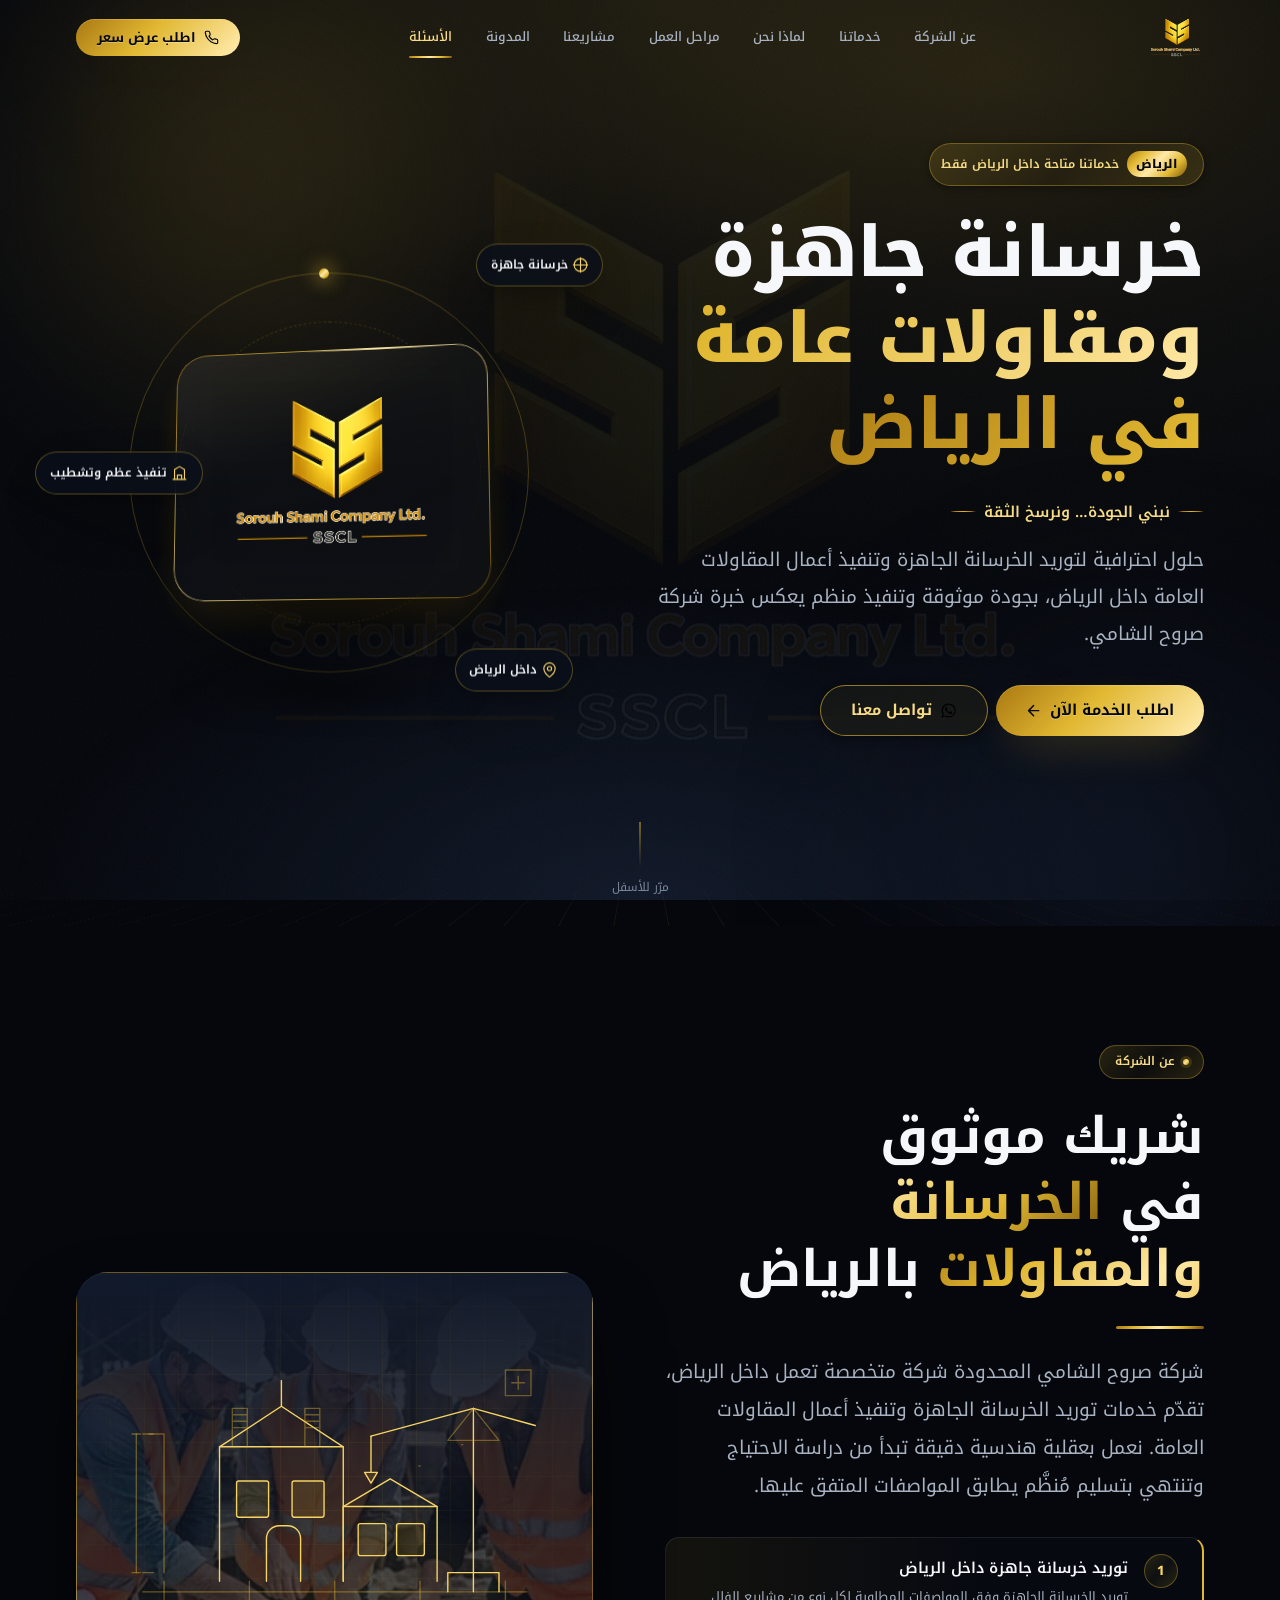
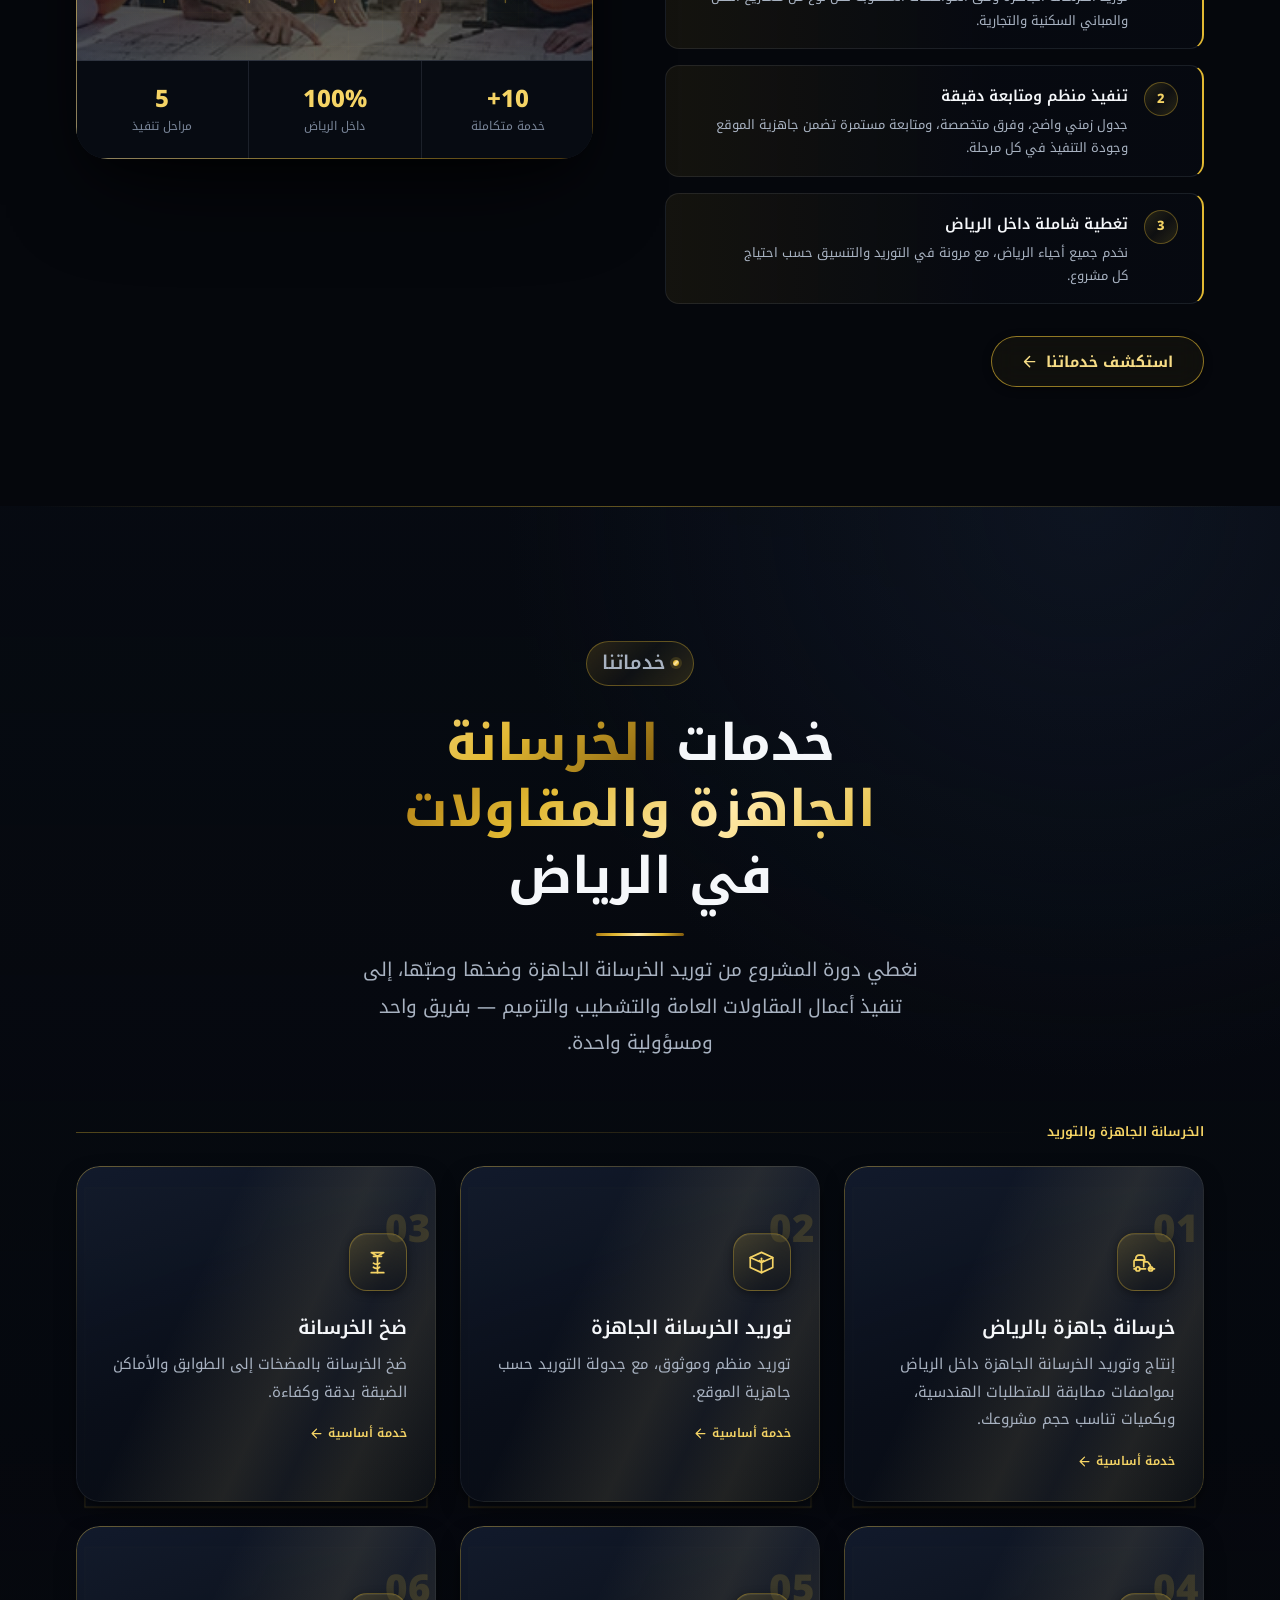
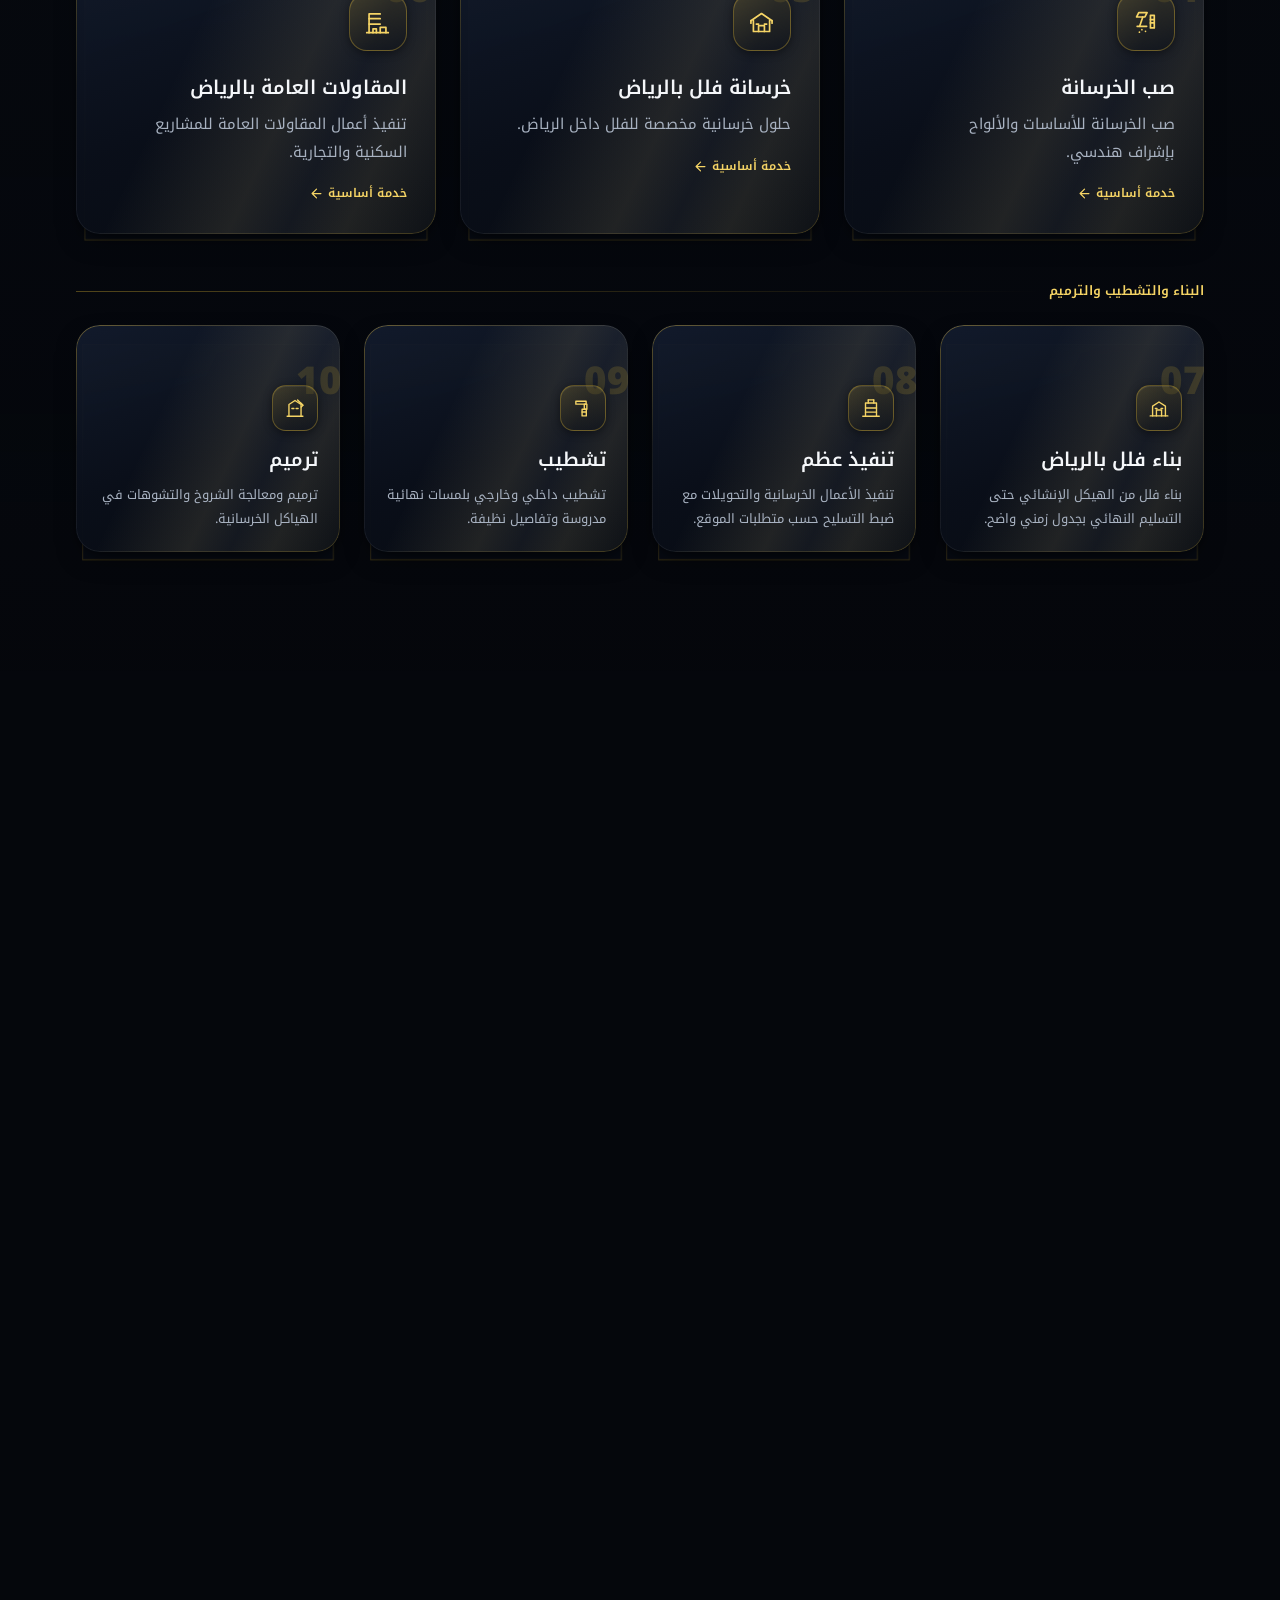
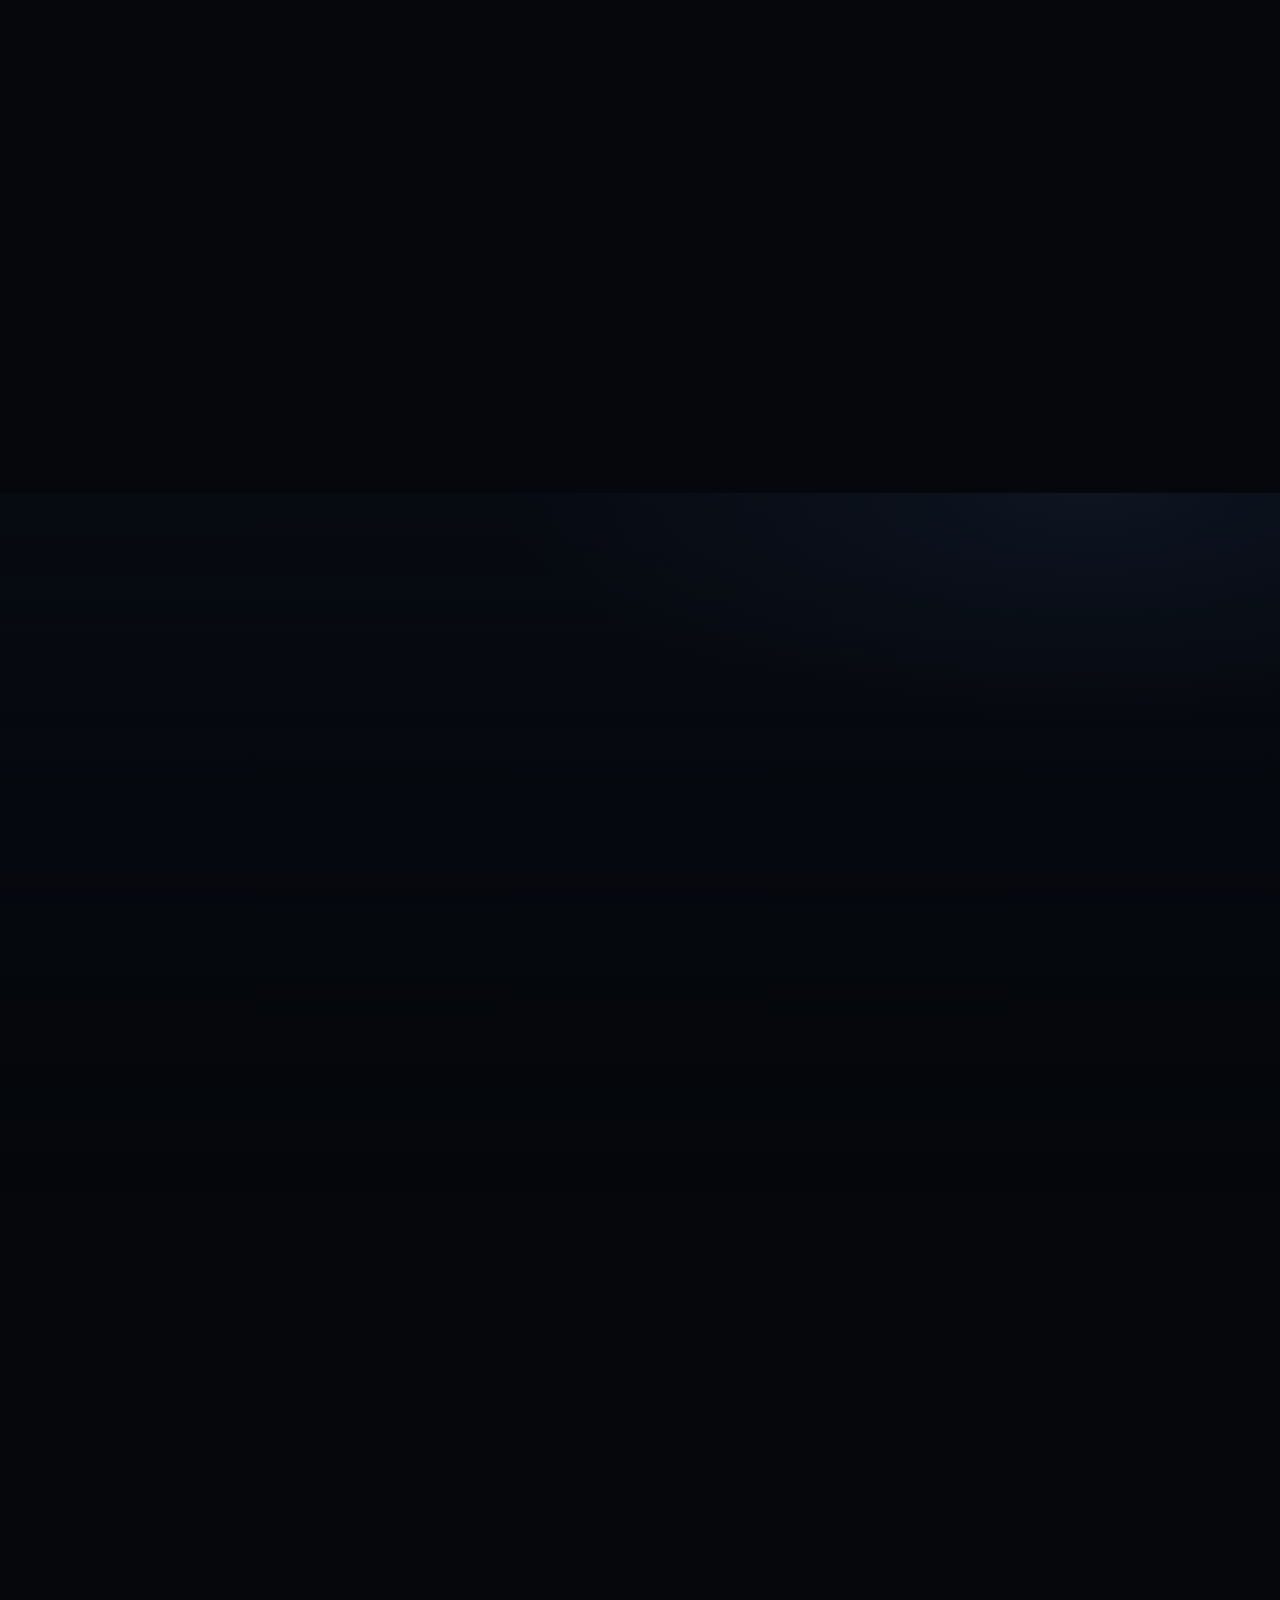
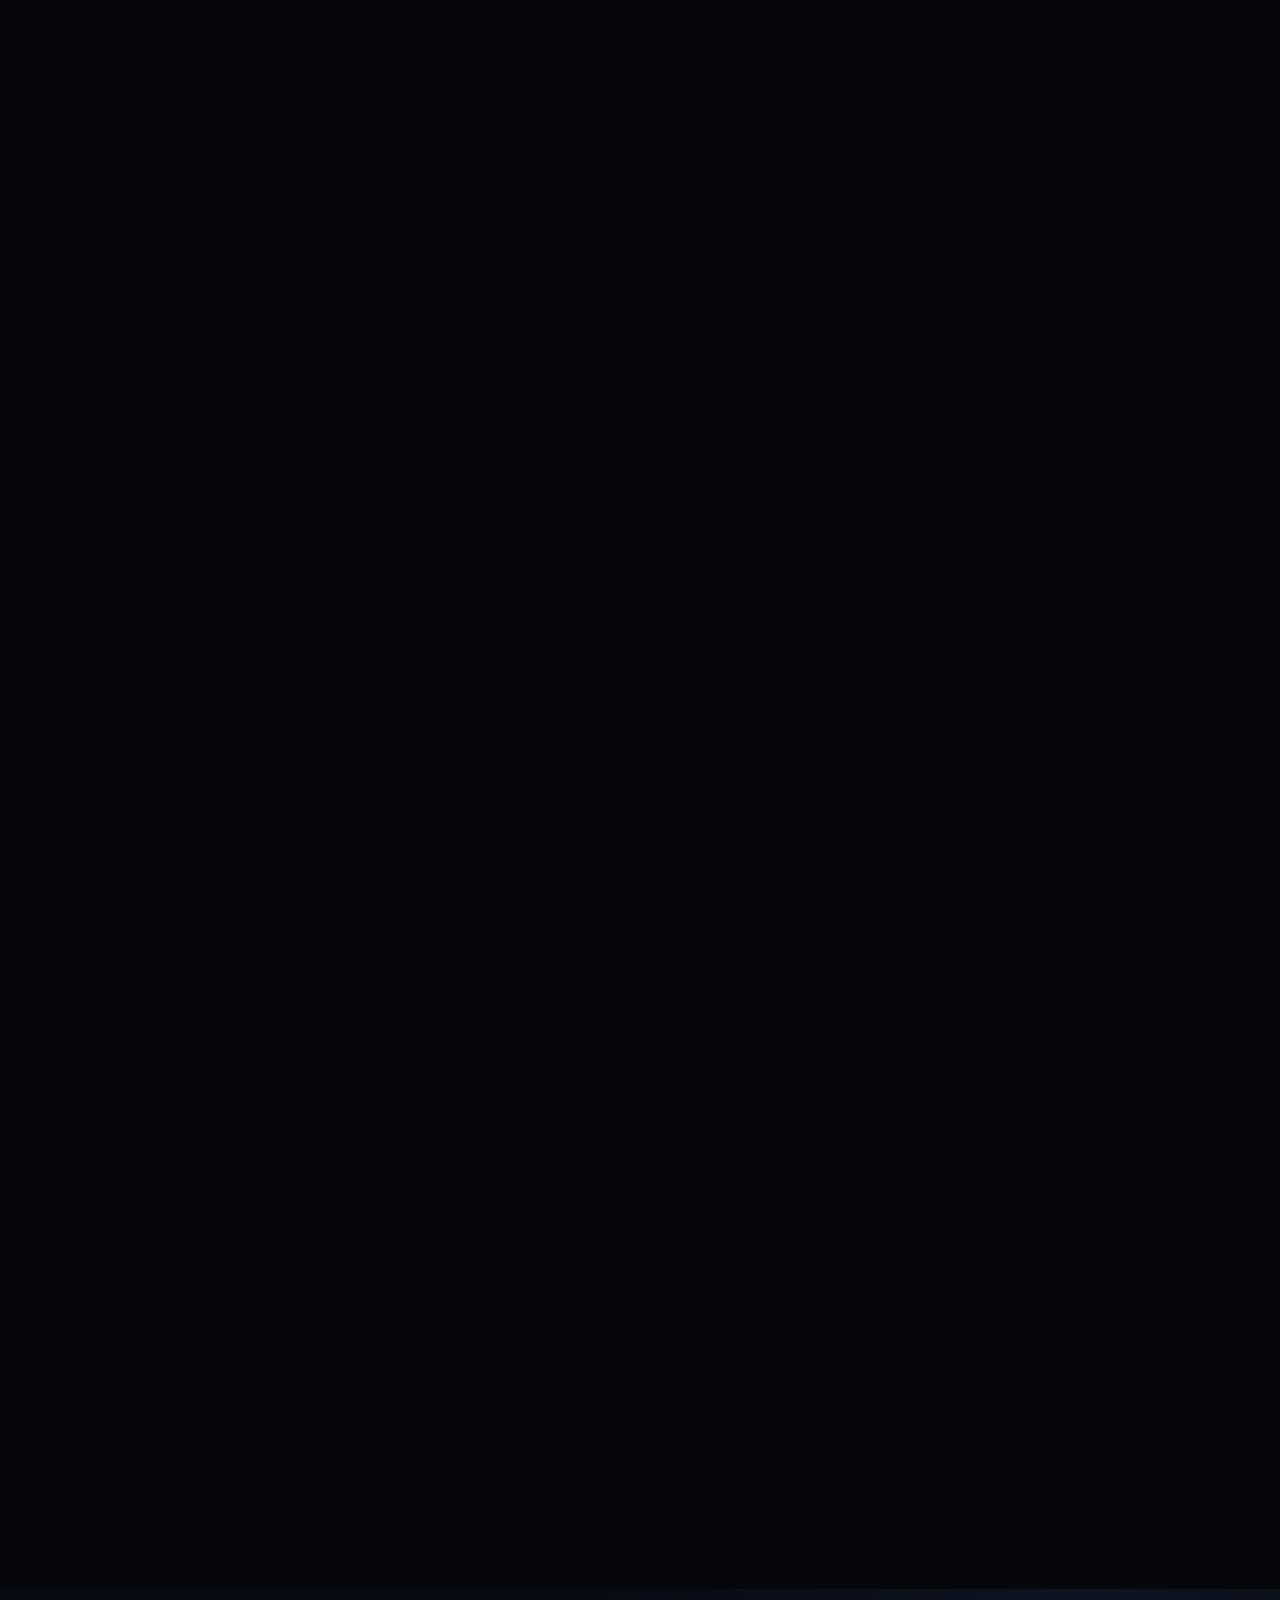
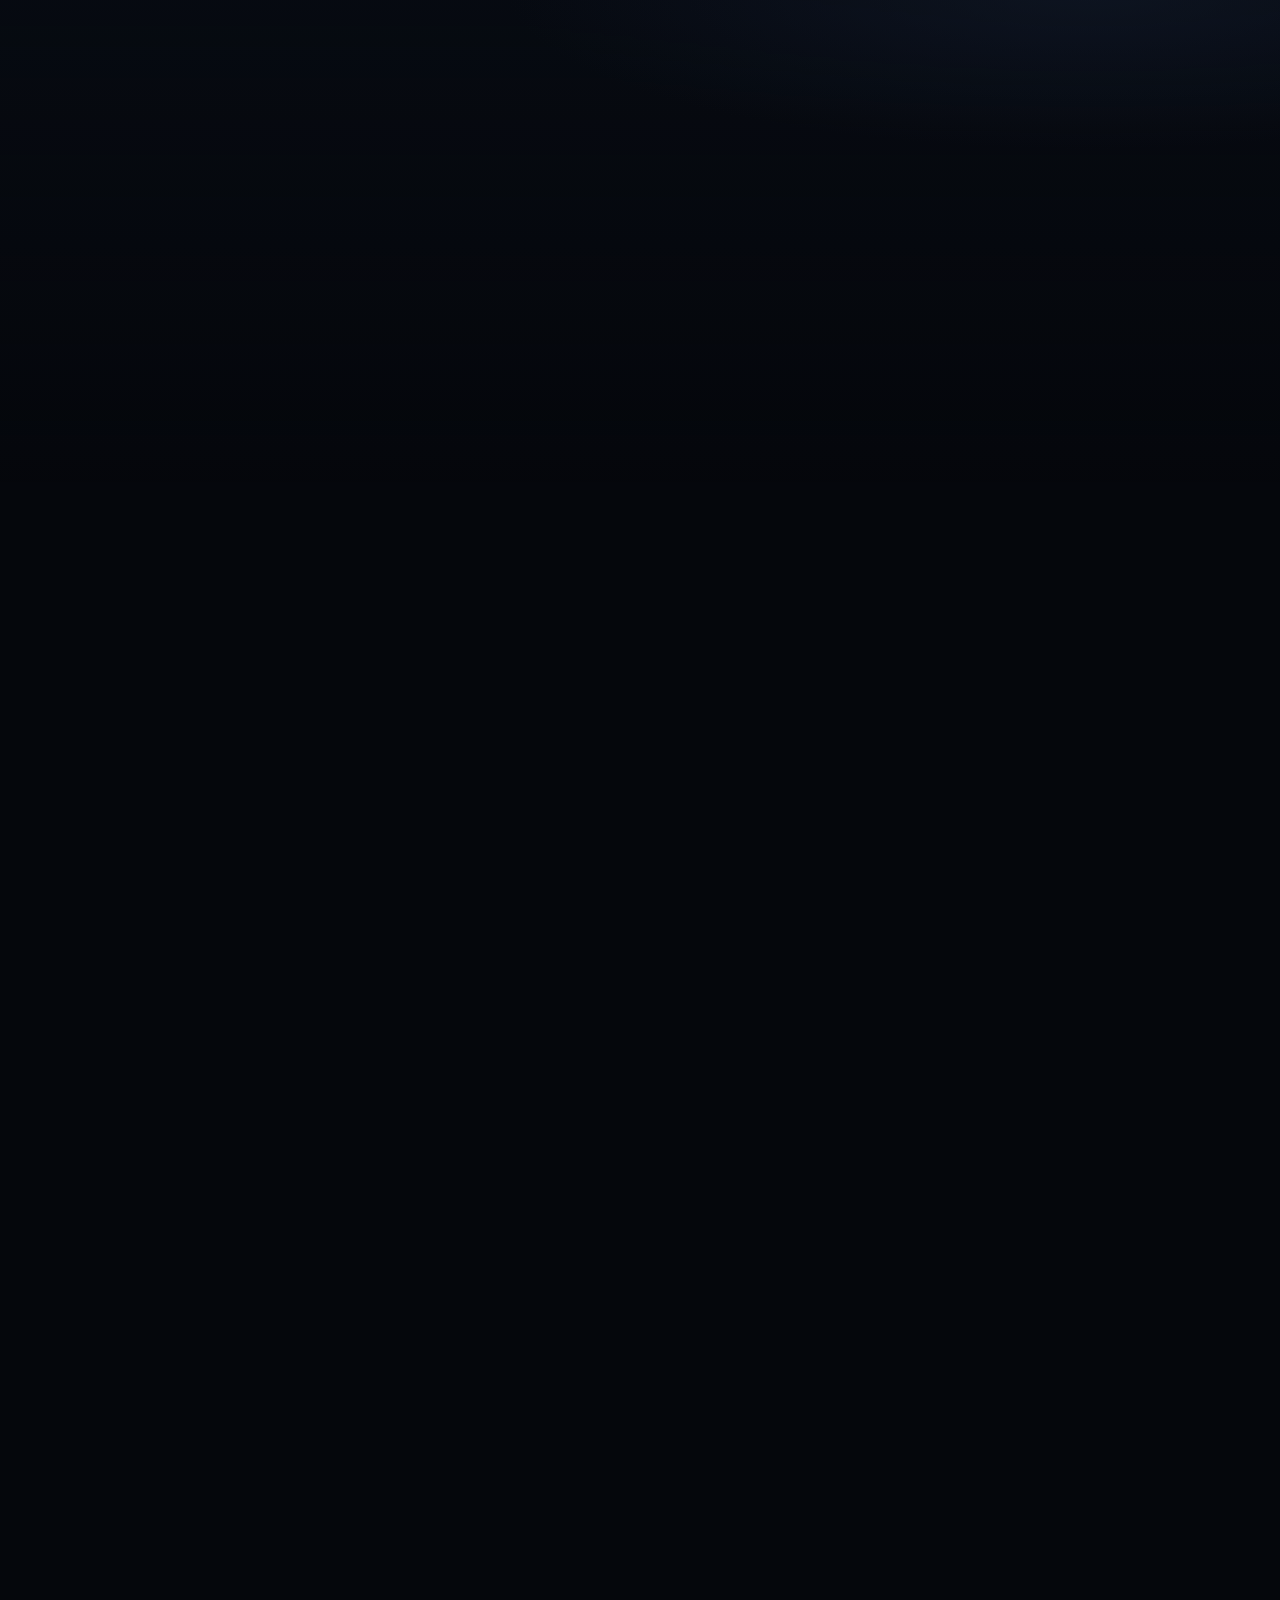
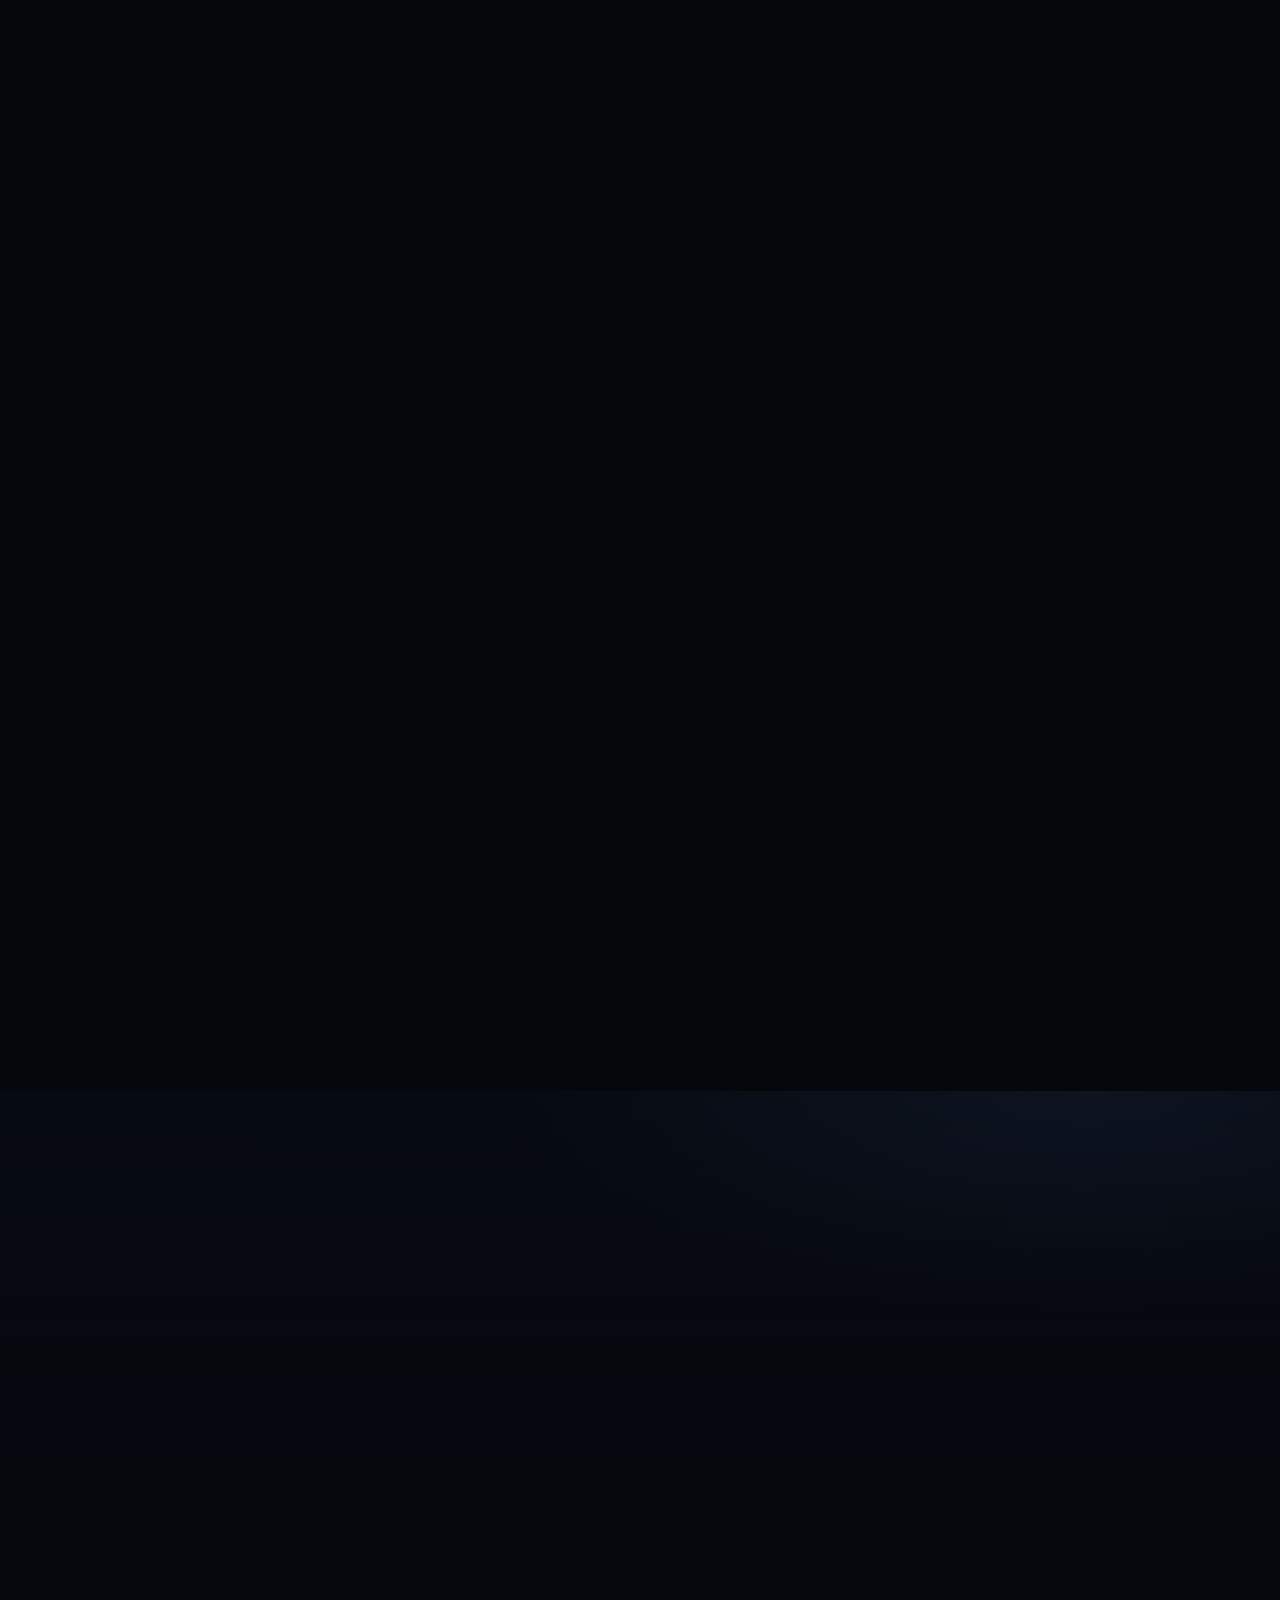
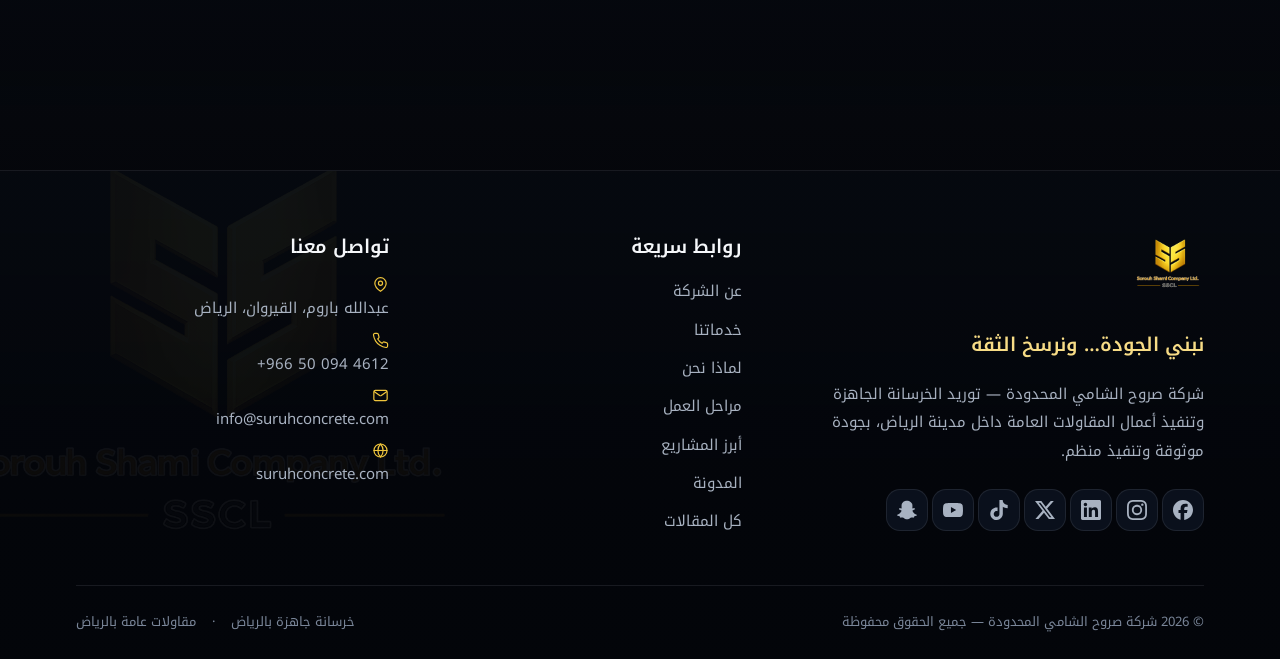
<file: index.html>
<!DOCTYPE html>
<!--
  ============================================================================
  Sorouh Alshami Company Ltd. / شركة صروح الشامي المحدودة
  Ready-mix concrete supply + general contracting — Riyadh, Saudi Arabia
  ============================================================================
  Single-page marketing site. No build step, no runtime dependencies.

  BEFORE GOING LIVE — search this file for "REPLACE-ME":
    · canonical / og:url / og:image / twitter:image → the real public URL

  Contact details are live (phone, WhatsApp, email, address, socials).
  Project photos are real. Blog lives in ./blog/ — see blog/index.html.
  ============================================================================
-->
<html lang="ar" dir="rtl">
  <head>
    <meta charset="utf-8" />
    <meta name="viewport" content="width=device-width, initial-scale=1" />

    <!-- ===================================================================
         SEO — primary
         =================================================================== -->
    <title>خرسانة جاهزة ومقاولات عامة بالرياض | صروح الشامي</title>
    <meta
      name="description"
      content="شركة صروح الشامي تقدم توريد الخرسانة الجاهزة والمقاولات العامة في الرياض للمشاريع السكنية والتجارية، مع خدمات الضخ وطلب عرض سعر عبر واتساب."
    />
    <meta name="keywords" content="خرسانة جاهزة بالرياض, مقاولات عامة بالرياض, توريد خرسانة جاهزة, شركة خرسانة جاهزة بالرياض, شركة مقاولات بالرياض, صب خرسانة, ضخ خرسانة, بناء فلل بالرياض" />
    <meta name="author" content="شركة صروح الشامي المحدودة" />
    <meta name="robots" content="index, follow, max-image-preview:large" />
    <meta name="theme-color" content="#05070c" />
    <meta name="color-scheme" content="dark" />
    <meta name="format-detection" content="telephone=no" />

    <!-- REPLACE-ME (domain) — set to the real public URL before going live -->
    <link rel="canonical" href="https://REPLACE-ME.example/" />

    <!-- ===================================================================
         Open Graph / Twitter
         =================================================================== -->
    <meta property="og:type" content="website" />
    <meta property="og:locale" content="ar_SA" />
    <meta property="og:site_name" content="شركة صروح الشامي المحدودة" />
    <meta property="og:title" content="خرسانة جاهزة ومقاولات عامة بالرياض | صروح الشامي" />
    <meta
      property="og:description"
      content="شركة صروح الشامي تقدم توريد الخرسانة الجاهزة والمقاولات العامة في الرياض للمشاريع السكنية والتجارية، مع خدمات الضخ وطلب عرض سعر عبر واتساب."
    />
    <meta property="og:url" content="https://REPLACE-ME.example/" />
    <!-- REPLACE-ME (social image) — 1200×630 recommended -->
    <meta property="og:image" content="https://REPLACE-ME.example/assets/img/projects/south-narjis-roof.webp" />
    <meta property="og:image:alt" content="مضخة خرسانة أثناء تنفيذ أعمال الصب في مشروع بالرياض" />

    <meta name="twitter:card" content="summary_large_image" />
    <meta name="twitter:title" content="خرسانة جاهزة ومقاولات عامة بالرياض | صروح الشامي" />
    <meta
      name="twitter:description"
      content="توريد الخرسانة الجاهزة وتنفيذ أعمال المقاولات العامة في الرياض، مع خدمات الضخ وطلب عرض سعر عبر واتساب."
    />
    <meta name="twitter:image" content="https://REPLACE-ME.example/assets/img/projects/south-narjis-roof.webp" />

    <!-- ===================================================================
         Icons + manifest
         =================================================================== -->
    <link rel="icon" type="image/png" sizes="150x150" href="assets/img/favicon-150.png" />
    <link rel="apple-touch-icon" href="assets/img/apple-touch-180.png" />
    <link rel="manifest" href="site.webmanifest" />

    <!-- ===================================================================
         Fonts — self-hosted subset, preloaded to avoid a flash of fallback
         =================================================================== -->
    <link
      rel="preload"
      href="assets/fonts/NotoKufiArabic-arabic.woff2"
      as="font"
      type="font/woff2"
      crossorigin
    />
    <link
      rel="preload"
      href="assets/fonts/NotoKufiArabic-latin.woff2"
      as="font"
      type="font/woff2"
      crossorigin
    />

    <!-- ===================================================================
         Styles
         =================================================================== -->
    <link rel="stylesheet" href="assets/css/tokens.css" />
    <link rel="stylesheet" href="assets/css/base.css" />
    <link rel="stylesheet" href="assets/css/components.css" />
    <link rel="stylesheet" href="assets/css/sections.css" />

    <!-- Marks that JS is available so scroll-reveal styles only apply then -->
    <script>
      document.documentElement.classList.add("js");
    </script>

    <!-- Deferred: never blocks rendering -->
    <script src="assets/js/main.js" defer></script>

    <!-- ===================================================================
         Structured data — GeneralContractor + service catalogue
         REPLACE-ME (domain) — set to the real public URL before going live.
         =================================================================== -->
    <script type="application/ld+json">
      {
        "@context": "https://schema.org",
        "@type": "GeneralContractor",
        "@id": "https://REPLACE-ME.example/#business",
        "name": "شركة صروح الشامي المحدودة",
        "alternateName": "Sorouh Alshami Company Ltd.",
        "slogan": "نبني الجودة… ونرسخ الثقة",
        "description": "شركة صروح الشامي لتوريد الخرسانة الجاهزة وتنفيذ أعمال المقاولات العامة في الرياض، مع خدمات الضخ وطلب عرض سعر عبر واتساب.",
        "url": "https://REPLACE-ME.example/",
        "logo": "https://REPLACE-ME.example/assets/img/logo.png",
        "image": "https://REPLACE-ME.example/assets/img/projects/south-narjis-roof.webp",
        "telephone": "+966500944612",
        "email": "info@suruhconcrete.com",
        "priceRange": "$$",
        "address": {
          "@type": "PostalAddress",
          "streetAddress": "عبدالله باروم، القيروان",
          "addressLocality": "الرياض",
          "addressRegion": "الرياض",
          "addressCountry": "SA"
        },
        "geo": {
          "@type": "GeoCoordinates",
          "latitude": 24.7136,
          "longitude": 46.6753
        },
        "areaServed": {
          "@type": "City",
          "name": "الرياض"
        },
        "sameAs": [
          "https://www.facebook.com/profile.php?id=61586665884964",
          "https://www.instagram.com/sorouhashami/",
          "https://www.linkedin.com/company/126093903",
          "https://x.com/sorouhashami",
          "https://www.tiktok.com/@sorouhalshami",
          "https://www.youtube.com/@sorouhashami",
          "https://snapchat.com/t/Y8xwXwjb"
        ],
        "contactPoint": {
          "@type": "ContactPoint",
          "telephone": "+966500944612",
          "contactType": "sales",
          "areaServed": "SA",
          "availableLanguage": ["ar"]
        },
        "openingHoursSpecification": [
          {
            "@type": "OpeningHoursSpecification",
            "dayOfWeek": [
              "Sunday",
              "Monday",
              "Tuesday",
              "Wednesday",
              "Thursday",
              "Friday",
              "Saturday"
            ],
            "opens": "07:00",
            "closes": "19:00"
          }
        ],
        "hasOfferCatalog": {
          "@type": "OfferCatalog",
          "name": "خدمات شركة صروح الشامي",
          "itemListElement": [
            { "@type": "Offer", "itemOffered": { "@type": "Service", "name": "خرسانة جاهزة بالرياض" } },
            { "@type": "Offer", "itemOffered": { "@type": "Service", "name": "توريد الخرسانة الجاهزة" } },
            { "@type": "Offer", "itemOffered": { "@type": "Service", "name": "ضخ الخرسانة" } },
            { "@type": "Offer", "itemOffered": { "@type": "Service", "name": "صب الخرسانة" } },
            { "@type": "Offer", "itemOffered": { "@type": "Service", "name": "خرسانة فلل بالرياض" } },
            { "@type": "Offer", "itemOffered": { "@type": "Service", "name": "المقاولات العامة بالرياض" } },
            { "@type": "Offer", "itemOffered": { "@type": "Service", "name": "بناء فلل بالرياض" } },
            { "@type": "Offer", "itemOffered": { "@type": "Service", "name": "تنفيذ عظم" } },
            { "@type": "Offer", "itemOffered": { "@type": "Service", "name": "تشطيب" } },
            { "@type": "Offer", "itemOffered": { "@type": "Service", "name": "ترميم" } }
          ]
        }
      }
    </script>
  </head>

  <body>
    <a class="skip-link" href="#main">تخطَّ إلى المحتوى الرئيسي</a>

    <div class="page">
      <!-- =================================================================
           HEADER
           ================================================================= -->
      <header class="site-header">
        <div class="container site-header__inner">
          <!-- Official logo, used verbatim -->
          <a class="logo" href="#top" aria-label="شركة صروح الشامي المحدودة — الصفحة الرئيسية">
            <img
              class="logo__img"
              src="assets/img/logo.png"
              alt="شعار شركة صروح الشامي المحدودة"
              width="880"
              height="695"
              fetchpriority="high"
              decoding="async"
            />
          </a>

          <nav class="site-nav" aria-label="التنقل الرئيسي">
            <a class="site-nav__link" href="#about" data-spy>عن الشركة</a>
            <a class="site-nav__link" href="#services" data-spy>خدماتنا</a>
            <a class="site-nav__link" href="#why" data-spy>لماذا نحن</a>
            <a class="site-nav__link" href="#process" data-spy>مراحل العمل</a>
            <a class="site-nav__link" href="#projects" data-spy>مشاريعنا</a>
            <a class="site-nav__link" href="#blog" data-spy>المدونة</a>
            <a class="site-nav__link" href="#faq" data-spy>الأسئلة</a>
          </nav>

          <div class="site-header__actions">
            <!-- Phone -->
            <a class="btn btn--primary btn--sm" href="tel:+966500944612">
              <svg viewBox="0 0 24 24" aria-hidden="true" focusable="false" fill="none" stroke="currentColor" stroke-width="1.9" stroke-linecap="round" stroke-linejoin="round">
                <path d="M22 16.9v3a2 2 0 0 1-2.2 2 19.8 19.8 0 0 1-8.6-3.1 19.5 19.5 0 0 1-6-6A19.8 19.8 0 0 1 2.1 4.2 2 2 0 0 1 4.1 2h3a2 2 0 0 1 2 1.7c.1 1 .4 1.9.7 2.8a2 2 0 0 1-.5 2.1L8.1 9.9a16 16 0 0 0 6 6l1.3-1.2a2 2 0 0 1 2.1-.5c.9.3 1.8.6 2.8.7a2 2 0 0 1 1.7 2Z" />
              </svg>
              اطلب عرض سعر
            </a>

            <button
              class="burger"
              type="button"
              aria-expanded="false"
              aria-controls="mobile-drawer"
              aria-label="فتح قائمة التنقل"
            >
              <span class="burger__box" aria-hidden="true">
                <span class="burger__line"></span>
                <span class="burger__line"></span>
                <span class="burger__line"></span>
              </span>
            </button>
          </div>
        </div>
      </header>

      <!-- Mobile drawer -->
      <div class="drawer" id="mobile-drawer" aria-hidden="true">
        <a class="drawer__link" href="#about">
          <span>عن الشركة</span>
          <svg width="18" height="18" viewBox="0 0 24 24" aria-hidden="true" focusable="false" fill="none" stroke="currentColor" stroke-width="1.8" stroke-linecap="round" stroke-linejoin="round"><path d="M19 12H5M12 19l-7-7 7-7" /></svg>
        </a>
        <a class="drawer__link" href="#services">
          <span>خدماتنا</span>
          <svg width="18" height="18" viewBox="0 0 24 24" aria-hidden="true" focusable="false" fill="none" stroke="currentColor" stroke-width="1.8" stroke-linecap="round" stroke-linejoin="round"><path d="M19 12H5M12 19l-7-7 7-7" /></svg>
        </a>
        <a class="drawer__link" href="#why">
          <span>لماذا نحن</span>
          <svg width="18" height="18" viewBox="0 0 24 24" aria-hidden="true" focusable="false" fill="none" stroke="currentColor" stroke-width="1.8" stroke-linecap="round" stroke-linejoin="round"><path d="M19 12H5M12 19l-7-7 7-7" /></svg>
        </a>
        <a class="drawer__link" href="#process">
          <span>مراحل العمل</span>
          <svg width="18" height="18" viewBox="0 0 24 24" aria-hidden="true" focusable="false" fill="none" stroke="currentColor" stroke-width="1.8" stroke-linecap="round" stroke-linejoin="round"><path d="M19 12H5M12 19l-7-7 7-7" /></svg>
        </a>
        <a class="drawer__link" href="#projects">
          <span>مشاريعنا</span>
          <svg width="18" height="18" viewBox="0 0 24 24" aria-hidden="true" focusable="false" fill="none" stroke="currentColor" stroke-width="1.8" stroke-linecap="round" stroke-linejoin="round"><path d="M19 12H5M12 19l-7-7 7-7" /></svg>
        </a>
        <a class="drawer__link" href="#faq">
          <span>الأسئلة الشائعة</span>
          <svg width="18" height="18" viewBox="0 0 24 24" aria-hidden="true" focusable="false" fill="none" stroke="currentColor" stroke-width="1.8" stroke-linecap="round" stroke-linejoin="round"><path d="M19 12H5M12 19l-7-7 7-7" /></svg>
        </a>
        <a class="drawer__link" href="#contact">
          <span>تواصل معنا</span>
          <svg width="18" height="18" viewBox="0 0 24 24" aria-hidden="true" focusable="false" fill="none" stroke="currentColor" stroke-width="1.8" stroke-linecap="round" stroke-linejoin="round"><path d="M19 12H5M12 19l-7-7 7-7" /></svg>
        </a>

        <div class="drawer__cta">
          <a class="btn btn--primary btn--block" href="#contact">اطلب الخدمة الآن</a>
          <!-- WhatsApp -->
          <a
            class="btn btn--ghost btn--block"
            href="https://wa.me/966500944612"
            data-wa="966500944612"
            target="_blank"
            rel="noopener noreferrer"
          >
            واتساب
          </a>
        </div>
      </div>

      <main id="main">
        <!-- ===============================================================
             1 · HERO
             =============================================================== -->
        <section class="hero" id="top">
          <div class="hero__bg" aria-hidden="true">
            <span class="hero__glow hero__glow--a"></span>
            <span class="hero__glow hero__glow--b"></span>
            <span class="hero__grid"></span>
            <img class="hero__emblem" src="assets/img/logo.png" alt="" aria-hidden="true" width="880" height="695" loading="lazy" decoding="async" />
          </div>

          <div class="container hero__inner">
            <!-- Text column -->
            <div class="hero__content">
              <p class="hero__badge" data-reveal="fade">
                <b>الرياض</b>
                خدماتنا متاحة داخل الرياض فقط
              </p>

              <!-- No data-reveal here: main.js gives the two lines their own
                   masked reveal, and the two motions would fight. -->
              <h1 class="hero__title">
                <span>خرسانة جاهزة</span>
                <span><em>ومقاولات عامة في الرياض</em></span>
              </h1>

              <p class="hero__slogan" data-reveal style="--reveal-delay: 160ms">
                نبني الجودة… ونرسخ الثقة
              </p>

              <p class="hero__text" data-reveal style="--reveal-delay: 220ms">
                حلول احترافية لتوريد الخرسانة الجاهزة وتنفيذ أعمال المقاولات العامة
                داخل الرياض، بجودة موثوقة وتنفيذ منظم يعكس خبرة شركة صروح الشامي.
              </p>

              <div class="hero__actions" data-reveal style="--reveal-delay: 300ms">
                <a class="btn btn--primary" href="#contact">
                  اطلب الخدمة الآن
                  <svg viewBox="0 0 24 24" aria-hidden="true" focusable="false" fill="none" stroke="currentColor" stroke-width="2" stroke-linecap="round" stroke-linejoin="round">
                    <path d="M19 12H5M12 19l-7-7 7-7" />
                  </svg>
                </a>

                <!-- WhatsApp -->
                <a
                  class="btn btn--ghost"
                  href="https://wa.me/966500944612"
                  data-wa="966500944612"
                  target="_blank"
                  rel="noopener noreferrer"
                >
                  <svg viewBox="0 0 24 24" aria-hidden="true" focusable="false">
                    <path
                      d="M12.04 2C6.6 2 2.2 6.4 2.2 11.84c0 1.94.56 3.75 1.53 5.28L2 22l5.02-1.68a9.8 9.8 0 0 0 5.02 1.37h.01c5.43 0 9.84-4.4 9.84-9.84C21.89 6.4 17.47 2 12.04 2Zm0 17.94h-.01a8.2 8.2 0 0 1-4.16-1.14l-.3-.18-3.1 1.04 1.04-3.02-.2-.31a8.13 8.13 0 0 1-1.25-4.35c0-4.5 3.67-8.17 8.18-8.17a8.13 8.13 0 0 1 5.78 2.4 8.1 8.1 0 0 1 2.4 5.78c0 4.5-3.67 8.17-8.17 8.17Zm4.49-6.12c-.25-.13-1.46-.72-1.68-.8-.23-.09-.39-.13-.56.12-.16.25-.63.8-.77.97-.14.16-.28.18-.53.06a6.6 6.6 0 0 1-1.93-1.19 7.26 7.26 0 0 1-1.34-1.66c-.14-.25-.01-.38.11-.5.11-.12.25-.29.37-.44.13-.15.17-.25.25-.42.09-.16.04-.31-.02-.44-.06-.12-.56-1.34-.76-1.84-.2-.48-.4-.42-.56-.43h-.47c-.17 0-.44.06-.66.31-.23.25-.87.85-.87 2.07 0 1.22.89 2.4 1.01 2.56.13.17 1.75 2.67 4.23 3.74.59.26 1.05.41 1.41.52.59.19 1.13.16 1.56.1.47-.07 1.46-.6 1.67-1.18.2-.58.2-1.07.15-1.18-.06-.11-.23-.17-.48-.29Z"
                    />
                  </svg>
                  تواصل معنا
                </a>
              </div>

              <ul class="hero__trust" data-reveal style="--reveal-delay: 380ms">
                <li>
                  <svg viewBox="0 0 24 24" aria-hidden="true" focusable="false"><path d="M20 6 9 17l-5-5" /></svg>
                  توريد وصب الخرسانة
                </li>
                <li>
                  <svg viewBox="0 0 24 24" aria-hidden="true" focusable="false"><path d="M20 6 9 17l-5-5" /></svg>
                  تنفيذ المقاولات العامة
                </li>
                <li>
                  <svg viewBox="0 0 24 24" aria-hidden="true" focusable="false"><path d="M20 6 9 17l-5-5" /></svg>
                  التزام بالمواعيد
                </li>
              </ul>
            </div>

            <!-- 3D visual stage -->
            <div class="hero__stage" data-parallax>
              <span class="hero__ring" aria-hidden="true"></span>

              <div class="hero__slab">
                <div class="hero__slab-face">
                  <img
                    class="hero__slab-logo"
                    src="assets/img/logo.png"
                    alt="شعار شركة صروح الشامي المحدودة"
                    width="880"
                    height="695"
                    fetchpriority="high"
                    decoding="async"
                  />
                </div>
              </div>

              <span class="hero__shadow" aria-hidden="true"></span>

              <p class="hero__chip hero__chip--1">
                <svg viewBox="0 0 24 24" aria-hidden="true" focusable="false"><path d="M12 2v20M2 12h20" /><circle cx="12" cy="12" r="9" /></svg>
                خرسانة جاهزة
              </p>
              <p class="hero__chip hero__chip--2">
                <svg viewBox="0 0 24 24" aria-hidden="true" focusable="false"><path d="M3 21h18M5 21V7l7-4 7 4v14M9 21v-6h6v6" /></svg>
                تنفيذ عظم وتشطيب
              </p>
              <p class="hero__chip hero__chip--3">
                <svg viewBox="0 0 24 24" aria-hidden="true" focusable="false"><path d="M20 10c0 6-8 12-8 12s-8-6-8-12a8 8 0 0 1 16 0Z" /><circle cx="12" cy="10" r="3" /></svg>
                داخل الرياض
              </p>
            </div>
          </div>

          <a class="hero__scroll" href="#about" aria-label="انتقل إلى قسم عن الشركة">
            <span class="hero__scroll-line" aria-hidden="true"></span>
            <span>مرّر للأسفل</span>
          </a>
        </section>

        <!-- ===============================================================
             2 · ABOUT
             =============================================================== -->
        <section class="section section--defer" id="about" aria-labelledby="about-title">
          <div class="container about__inner">
            <div class="about__copy" data-reveal>
              <p class="eyebrow">عن الشركة</p>
              <h2 id="about-title">
                شريك موثوق في <span class="gold-text--grad">الخرسانة والمقاولات</span> بالرياض
              </h2>
              <div class="rule" aria-hidden="true"></div>

              <p class="about__lead">
                شركة صروح الشامي المحدودة شركة متخصصة تعمل داخل الرياض، تقدّم خدمات
                توريد الخرسانة الجاهزة وتنفيذ أعمال المقاولات العامة. نعمل بعقلية
                هندسية دقيقة تبدأ من دراسة الاحتياج وتنتهي بتسليم مُنظَّم يطابق
                المواصفات المتفق عليها.
              </p>

              <div class="about__points">
                <div class="about__point">
                  <span class="about__point-num" aria-hidden="true">1</span>
                  <div>
                    <b>توريد خرسانة جاهزة داخل الرياض</b>
                    <p>توريد الخرسانة الجاهزة وفق المواصفات المطلوبة لكل نوع من مشاريع الفلل والمباني السكنية والتجارية.</p>
                  </div>
                </div>

                <div class="about__point">
                  <span class="about__point-num" aria-hidden="true">2</span>
                  <div>
                    <b>تنفيذ منظم ومتابعة دقيقة</b>
                    <p>جدول زمني واضح، وفرق متخصصة، ومتابعة مستمرة تضمن جاهزية الموقع وجودة التنفيذ في كل مرحلة.</p>
                  </div>
                </div>

                <div class="about__point">
                  <span class="about__point-num" aria-hidden="true">3</span>
                  <div>
                    <b>تغطية شاملة داخل الرياض</b>
                    <p>نخدم جميع أحياء الرياض، مع مرونة في التوريد والتنسيق حسب احتياج كل مشروع.</p>
                  </div>
                </div>
              </div>

              <a class="btn btn--ghost" href="#services">
                استكشف خدماتنا
                <svg viewBox="0 0 24 24" aria-hidden="true" focusable="false" fill="none" stroke="currentColor" stroke-width="2" stroke-linecap="round" stroke-linejoin="round"><path d="M19 12H5M12 19l-7-7 7-7" /></svg>
              </a>
            </div>

            <!-- Technical illustration panel (inline SVG line art) -->
            <div class="about__visual" data-reveal="scale" style="--reveal-delay: 120ms">
              <div class="about__art">
                <!-- Real site photo, dimmed behind the technical line art -->
                <img
                  class="about__photo"
                  src="assets/img/about-engineers.webp"
                  alt=""
                  aria-hidden="true"
                  width="500"
                  height="234"
                  loading="lazy"
                  decoding="async"
                />
                <svg viewBox="0 0 400 300" role="img" aria-label="رسم فني لمشروع فيلا قيد الإنشاء مع رافعة وأعمدة خرسانية">
                  <!-- ground -->
                  <path class="dim" d="M20 268h360" />
                  <path class="dim" d="M40 258v20M120 258v20M200 258v20M280 258v20M360 258v20" />

                  <!-- main villa mass -->
                  <path d="M92 258V132l58-38 58 38v126" />
                  <path d="M92 132h116" />
                  <path d="M150 94V70" />
                  <!-- upper block -->
                  <path d="M208 258v-70l44-26 44 26v70" />
                  <path d="M208 188h88" />
                  <!-- windows ground floor -->
                  <rect x="108" y="164" width="30" height="34" rx="2" class="solid" />
                  <rect x="160" y="164" width="30" height="34" rx="2" class="solid" />
                  <!-- door -->
                  <path d="M136 258v-40a12 12 0 0 1 12-12h8a12 12 0 0 1 12 12v40" />
                  <!-- upper windows -->
                  <rect x="112" y="146" width="0" height="0" />
                  <rect x="222" y="204" width="26" height="30" rx="2" class="solid" />
                  <rect x="258" y="204" width="26" height="30" rx="2" class="solid" />

                  <!-- rebar columns rising from the slab -->
                  <path class="dim" d="M104 132V96M118 132V96M104 96h14M104 102h14M104 108h14M104 114h14" />
                  <path class="dim" d="M172 132V96M186 132V96M172 96h14M172 102h14M172 108h14M172 114h14" />

                  <!-- crane -->
                  <path d="M330 268V96" />
                  <path d="M330 96l-96 26" />
                  <path d="M330 96l58 16" />
                  <path class="dim" d="M330 96l-24 30h48z" />
                  <path d="M234 122v34" />
                  <path d="M228 156h12l-6 10z" class="solid" />
                  <path class="dim" d="M320 130l-1 0M280 150l-1 0M240 170l-1 0" />
                  <path d="M306 268v-18h48v18" />

                  <!-- dimension lines -->
                  <path class="dim" d="M40 120h-14M40 120v130" />
                  <path class="dim" d="M20 120h10M20 250h10" />
                  <path class="dim" d="M14 120v130" />
                  <path class="dim" d="M10 120h8M10 250h8" />

                  <!-- floating section marker -->
                  <path class="dim" d="M360 60h24v24h-24z" />
                  <path class="dim" d="M366 72h12M372 66v12" />
                </svg>
              </div>

              <div class="about__specs">
                <div class="about__spec">
                  <b class="tnum">10+</b>
                  <span>خدمة متكاملة</span>
                </div>
                <div class="about__spec">
                  <b class="tnum">100%</b>
                  <span>داخل الرياض</span>
                </div>
                <div class="about__spec">
                  <b class="tnum">5</b>
                  <span>مراحل تنفيذ</span>
                </div>
              </div>
            </div>
          </div>
        </section>

        <!-- ===============================================================
             3 · SERVICES
             =============================================================== -->
        <section class="section section--alt section--defer" id="services" aria-labelledby="services-title">
          <div class="container">
            <div class="section-head section-head--center" data-reveal>
              <p class="eyebrow">خدماتنا</p>
              <h2 id="services-title">
                خدمات <span class="gold-text--grad">الخرسانة الجاهزة والمقاولات</span> في الرياض
              </h2>
              <div class="rule" aria-hidden="true"></div>
              <p>
                نغطي دورة المشروع من توريد الخرسانة الجاهزة وضخها وصبّها، إلى
                تنفيذ أعمال المقاولات العامة والتشطيب والتزميم — بفريق واحد ومسؤولية واحدة.
              </p>
            </div>

            <!-- Group A · core concrete services -->
            <div class="group">
              <h3 class="group-label">الخرسانة الجاهزة والتوريد</h3>

              <div class="services__grid">
                <!-- 1 -->
                <div class="lift" data-tilt data-reveal style="--reveal-delay: 0ms">
                  <span class="lift__plate" aria-hidden="true"></span>
                  <article class="card lift__card service">
                    <span class="card__glow" aria-hidden="true"></span>
                    <span class="card__sheen" aria-hidden="true"></span>
                    <span class="service__index tnum" aria-hidden="true">01</span>
                    <span class="icon-tile" aria-hidden="true">
                      <svg viewBox="0 0 24 24">
                        <path d="M1.8 15.6v-4.9a1 1 0 0 1 1-1h6.6a1 1 0 0 1 1 1v4.9" />
                        <path d="M10.4 11.4h3.1a1 1 0 0 1 .8.42l2 2.66v1.12" />
                        <path d="M1.8 17.6h2.1M6.6 17.6h5.4M14.6 17.6h5.4" />
                        <circle cx="5.2" cy="17.7" r="1.85" />
                        <circle cx="16.6" cy="17.7" r="1.85" />
                        <path d="M3.4 9.7V8.2A2.7 2.7 0 0 1 6.1 5.5h2.3a2.7 2.7 0 0 1 2.7 2.7v1.5" />
                        <path d="M3.1 9.7h8.3" />
                      </svg>
                    </span>
                    <h3 class="card__title">خرسانة جاهزة بالرياض</h3>
                    <p class="card__text">
                      إنتاج وتوريد الخرسانة الجاهزة داخل الرياض بمواصفات مطابقة
                      للمتطلبات الهندسية، وبكميات تناسب حجم مشروعك.
                    </p>
                    <span class="card__more">
                      خدمة أساسية
                      <svg viewBox="0 0 24 24" aria-hidden="true" focusable="false"><path d="M19 12H5M12 19l-7-7 7-7" /></svg>
                    </span>
                  </article>
                </div>

                <!-- 2 -->
                <div class="lift" data-tilt data-reveal style="--reveal-delay: 70ms">
                  <span class="lift__plate" aria-hidden="true"></span>
                  <article class="card lift__card service">
                    <span class="card__glow" aria-hidden="true"></span>
                    <span class="card__sheen" aria-hidden="true"></span>
                    <span class="service__index tnum" aria-hidden="true">02</span>
                    <span class="icon-tile" aria-hidden="true">
                      <svg viewBox="0 0 24 24">
                        <path d="M2 7.6 12 3l10 4.6v8.8L12 21l-10-4.6z" />
                        <path d="M2 7.6 12 12l10-4.4" />
                        <path d="M12 12v9" />
                        <path d="M12 8.2v3.6" />
                        <path d="M10.3 10.3 12 12l1.7-1.7" />
                      </svg>
                    </span>
                    <h3 class="card__title">توريد الخرسانة الجاهزة</h3>
                    <p class="card__text">
                      توريد منظم وموثوق، مع جدولة التوريد حسب جاهزية الموقع.
                    </p>
                    <span class="card__more">
                      خدمة أساسية
                      <svg viewBox="0 0 24 24" aria-hidden="true" focusable="false"><path d="M19 12H5M12 19l-7-7 7-7" /></svg>
                    </span>
                  </article>
                </div>

                <!-- 3 -->
                <div class="lift" data-tilt data-reveal style="--reveal-delay: 140ms">
                  <span class="lift__plate" aria-hidden="true"></span>
                  <article class="card lift__card service">
                    <span class="card__glow" aria-hidden="true"></span>
                    <span class="card__sheen" aria-hidden="true"></span>
                    <span class="service__index tnum" aria-hidden="true">03</span>
                    <span class="icon-tile" aria-hidden="true">
                      <svg viewBox="0 0 24 24">
                        <path d="M12 21V6.5" />
                        <path d="M8.4 6.5h7.2" />
                        <path d="M12 6.5 6.5 3.2h11z" />
                        <path d="M8.4 12.6c1.9 1.3 3.6 1.3 5.5 0" />
                        <path d="M8.4 16.2c1.9 1.3 3.6 1.3 5.5 0" />
                        <path d="M6.4 21h11.2" />
                      </svg>
                    </span>
                    <h3 class="card__title">ضخ الخرسانة</h3>
                    <p class="card__text">
                      ضخ الخرسانة بالمضخات إلى الطوابق والأماكن الضيقة بدقة وكفاءة.
                    </p>
                    <span class="card__more">
                      خدمة أساسية
                      <svg viewBox="0 0 24 24" aria-hidden="true" focusable="false"><path d="M19 12H5M12 19l-7-7 7-7" /></svg>
                    </span>
                  </article>
                </div>

                <!-- 4 -->
                <div class="lift" data-tilt data-reveal style="--reveal-delay: 210ms">
                  <span class="lift__plate" aria-hidden="true"></span>
                  <article class="card lift__card service">
                    <span class="card__glow" aria-hidden="true"></span>
                    <span class="card__sheen" aria-hidden="true"></span>
                    <span class="service__index tnum" aria-hidden="true">04</span>
                    <span class="icon-tile" aria-hidden="true">
                      <svg viewBox="0 0 24 24">
                        <path d="M6 3.2h7.4l-1.9 3.9H4.1z" />
                        <path d="M9.6 7.1 6.8 15.4" />
                        <path d="M4.6 15.4h8.4" />
                        <path d="M8.8 18.4v0.01M12 19.8v0.01M6.6 20.6v0.01" />
                        <path d="M16.4 5.6h3.4v11.2h-3.4z" />
                        <path d="M16.4 9.4h3.4M16.4 12.4h3.4" />
                      </svg>
                    </span>
                    <h3 class="card__title">صب الخرسانة</h3>
                    <p class="card__text">
                      صب الخرسانة للأساسات والألواح بإشراف هندسي.
                    </p>
                    <span class="card__more">
                      خدمة أساسية
                      <svg viewBox="0 0 24 24" aria-hidden="true" focusable="false"><path d="M19 12H5M12 19l-7-7 7-7" /></svg>
                    </span>
                  </article>
                </div>

                <!-- 5 -->
                <div class="lift" data-tilt data-reveal style="--reveal-delay: 280ms">
                  <span class="lift__plate" aria-hidden="true"></span>
                  <article class="card lift__card service">
                    <span class="card__glow" aria-hidden="true"></span>
                    <span class="card__sheen" aria-hidden="true"></span>
                    <span class="service__index tnum" aria-hidden="true">05</span>
                    <span class="icon-tile" aria-hidden="true">
                      <svg viewBox="0 0 24 24">
                        <path d="M2.6 10.4 12 4l9.4 6.4" />
                        <path d="M4.8 10.4V20h14.4v-9.6" />
                        <path d="M9.4 20v-5.2h5.2V20" />
                        <path d="M7.4 13.4h2M14.6 13.4h2" />
                        <path d="M2.6 10.4v2.2M21.4 10.4v2.2" />
                      </svg>
                    </span>
                    <h3 class="card__title">خرسانة فلل بالرياض</h3>
                    <p class="card__text">
                      حلول خرسانية مخصصة للفلل داخل الرياض.
                    </p>
                    <span class="card__more">
                      خدمة أساسية
                      <svg viewBox="0 0 24 24" aria-hidden="true" focusable="false"><path d="M19 12H5M12 19l-7-7 7-7" /></svg>
                    </span>
                  </article>
                </div>

                <!-- 6 -->
                <div class="lift" data-tilt data-reveal style="--reveal-delay: 350ms">
                  <span class="lift__plate" aria-hidden="true"></span>
                  <article class="card lift__card service">
                    <span class="card__glow" aria-hidden="true"></span>
                    <span class="card__sheen" aria-hidden="true"></span>
                    <span class="service__index tnum" aria-hidden="true">06</span>
                    <span class="icon-tile" aria-hidden="true">
                      <svg viewBox="0 0 24 24">
                        <path d="M4.5 21V4.4h9.9" />
                        <path d="M4.5 8.6h9.9M4.5 13.4h9.9" />
                        <path d="M14.4 21v-4.6h5.1V21" />
                        <path d="M2.4 21h19.2" />
                        <path d="M8 21v-3.4h3V21" />
                      </svg>
                    </span>
                    <h3 class="card__title">المقاولات العامة بالرياض</h3>
                    <p class="card__text">
                      تنفيذ أعمال المقاولات العامة للمشاريع السكنية والتجارية.
                    </p>
                    <span class="card__more">
                      خدمة أساسية
                      <svg viewBox="0 0 24 24" aria-hidden="true" focusable="false"><path d="M19 12H5M12 19l-7-7 7-7" /></svg>
                    </span>
                  </article>
                </div>
              </div>
            </div>

            <!-- Group B · building & finishing services -->
            <div class="group">
              <h3 class="group-label">البناء والتشطيب والترميم</h3>

              <div class="services__grid services__grid--4">
                <!-- 7 -->
                <div class="lift" data-tilt data-reveal>
                  <span class="lift__plate" aria-hidden="true"></span>
                  <article class="card lift__card service service--compact">
                    <span class="card__glow" aria-hidden="true"></span>
                    <span class="card__sheen" aria-hidden="true"></span>
                    <span class="service__index tnum" aria-hidden="true">07</span>
                    <span class="icon-tile icon-tile--sm" aria-hidden="true">
                      <svg viewBox="0 0 24 24">
                        <path d="M2.4 20.6h19.2" />
                        <path d="M5 20.6V10l7-4.6L19 10v10.6" />
                        <path d="M9.2 20.6v-6.4h5.6v6.4" />
                        <path d="M8 12.6h1.8M14.2 12.6H16" />
                      </svg>
                    </span>
                    <h3 class="card__title">بناء فلل بالرياض</h3>
                    <p class="card__text">
                      بناء فلل من الهيكل الإنشائي حتى التسليم النهائي بجدول زمني واضح.
                    </p>
                  </article>
                </div>

                <!-- 8 -->
                <div class="lift" data-tilt data-reveal style="--reveal-delay: 80ms">
                  <span class="lift__plate" aria-hidden="true"></span>
                  <article class="card lift__card service service--compact">
                    <span class="card__glow" aria-hidden="true"></span>
                    <span class="card__sheen" aria-hidden="true"></span>
                    <span class="service__index tnum" aria-hidden="true">08</span>
                    <span class="icon-tile icon-tile--sm" aria-hidden="true">
                      <svg viewBox="0 0 24 24">
                        <path d="M3 21h18" />
                        <path d="M6 21V6.5M18 21V6.5M6 6.5h12" />
                        <path d="M6 12h12M6 16.5h12" />
                        <path d="M9 6.5V3.2M15 6.5V3.2" />
                        <path d="M9 3.2h6" />
                      </svg>
                    </span>
                    <h3 class="card__title">تنفيذ عظم</h3>
                    <p class="card__text">
                      تنفيذ الأعمال الخرسانية والتحويلات مع ضبط التسليح حسب متطلبات الموقع.
                    </p>
                  </article>
                </div>

                <!-- 9 -->
                <div class="lift" data-tilt data-reveal style="--reveal-delay: 160ms">
                  <span class="lift__plate" aria-hidden="true"></span>
                  <article class="card lift__card service service--compact">
                    <span class="card__glow" aria-hidden="true"></span>
                    <span class="card__sheen" aria-hidden="true"></span>
                    <span class="service__index tnum" aria-hidden="true">09</span>
                    <span class="icon-tile icon-tile--sm" aria-hidden="true">
                      <svg viewBox="0 0 24 24">
                        <path d="M4.2 4.6h11.2v3.2H4.2z" />
                        <path d="M13.4 7.8h2.8v5.6h-2.8z" />
                        <path d="M11 13.4h4.6v7.2H11z" />
                        <path d="M11 16.4h4.6" />
                      </svg>
                    </span>
                    <h3 class="card__title">تشطيب</h3>
                    <p class="card__text">
                      تشطيب داخلي وخارجي بلمسات نهائية مدروسة وتفاصيل نظيفة.
                    </p>
                  </article>
                </div>

                <!-- 10 -->
                <div class="lift" data-tilt data-reveal style="--reveal-delay: 240ms">
                  <span class="lift__plate" aria-hidden="true"></span>
                  <article class="card lift__card service service--compact">
                    <span class="card__glow" aria-hidden="true"></span>
                    <span class="card__sheen" aria-hidden="true"></span>
                    <span class="service__index tnum" aria-hidden="true">10</span>
                    <span class="icon-tile icon-tile--sm" aria-hidden="true">
                      <svg viewBox="0 0 24 24">
                        <path d="M3.4 21h17.2" />
                        <path d="M5.4 21V8.2l6.6-4.4 6.6 4.4V21" />
                        <path d="M8.6 12.6h2.2M13.2 12.6h2.2" />
                        <path d="M14.8 3.2 20.6 9" />
                        <path d="M18.2 6.6 20.6 9l-1.8 1.8" />
                      </svg>
                    </span>
                    <h3 class="card__title">ترميم</h3>
                    <p class="card__text">
                      ترميم ومعالجة الشروخ والتشوهات في الهياكل الخرسانية.
                    </p>
                  </article>
                </div>
              </div>
            </div>
          </div>
        </section>

        <!-- ===============================================================
             4 · WHY CHOOSE US
             =============================================================== -->
        <section class="section section--defer" id="why" aria-labelledby="why-title">
          <div class="container">
            <div class="section-head section-head--center" data-reveal>
              <p class="eyebrow">لماذا نحن</p>
              <h2 id="why-title">أسباب تجعل <span class="gold-text--grad">صروح الشامي</span> الخيار الأنسب</h2>
              <div class="rule" aria-hidden="true"></div>
              <p>
                نعمل بمبدأ المسؤولية الكاملة: جودة موثوقة، التزام بالمواعيد، وتغطية
                داخل الرياض — لأن سمعتنا هي رأس مالنا الحقيقي.
              </p>
            </div>

            <div class="why__grid">
              <div class="lift" data-tilt data-reveal>
                <span class="lift__plate" aria-hidden="true"></span>
                <article class="card lift__card why__card why__card--feature">
                  <span class="card__glow" aria-hidden="true"></span>
                  <span class="card__sheen" aria-hidden="true"></span>
                  <span class="why__num tnum" aria-hidden="true">01</span>
                  <span class="icon-tile" aria-hidden="true">
                    <svg viewBox="0 0 24 24">
                      <path d="M12 2.6 4.4 5.8v5.4c0 4.6 3.1 8.7 7.6 10.2 4.5-1.5 7.6-5.6 7.6-10.2V5.8z" />
                      <path d="M8.8 11.8 11 14l4.2-4.4" />
                    </svg>
                  </span>
                  <h3>جودة موثوقة</h3>
                  <p class="card__text">
                    نلتزم بالمواصفات والمتطلبات الهندسية لكل مرحلة، ونستخدم خامات
                    خرسانية مطابقة للمعايير، لأن الجودة تُبنى من التفاصيل الصغيرة
                    قبل أن تظهر في النتيجة النهائية.
                  </p>
                </article>
              </div>

              <div class="lift" data-tilt data-reveal style="--reveal-delay: 70ms">
                <span class="lift__plate" aria-hidden="true"></span>
                <article class="card lift__card why__card">
                  <span class="card__glow" aria-hidden="true"></span>
                  <span class="card__sheen" aria-hidden="true"></span>
                  <span class="why__num tnum" aria-hidden="true">02</span>
                  <span class="icon-tile" aria-hidden="true">
                    <svg viewBox="0 0 24 24">
                      <circle cx="12" cy="12" r="9.2" />
                      <path d="M12 6.8V12l3.4 2" />
                    </svg>
                  </span>
                  <h3>التزام بالمواعيد</h3>
                  <p class="card__text">
                    جدول زمني واضح يُلتزم به، مع إشعارك بأي تغيير قبل حدوثه لا بعده.
                  </p>
                </article>
              </div>

              <div class="lift" data-tilt data-reveal style="--reveal-delay: 140ms">
                <span class="lift__plate" aria-hidden="true"></span>
                <article class="card lift__card why__card">
                  <span class="card__glow" aria-hidden="true"></span>
                  <span class="card__sheen" aria-hidden="true"></span>
                  <span class="why__num tnum" aria-hidden="true">03</span>
                  <span class="icon-tile" aria-hidden="true">
                    <svg viewBox="0 0 24 24">
                      <path d="M20 10.4c0 6-8 11.2-8 11.2s-8-5.2-8-11.2a8 8 0 0 1 16 0Z" />
                      <circle cx="12" cy="10.2" r="2.9" />
                    </svg>
                  </span>
                  <h3>تغطية داخل الرياض</h3>
                  <p class="card__text">
                    نخدم جميع أحياء الرياض مع مرونة في التغطية والمواعيد.
                  </p>
                </article>
              </div>

              <div class="lift" data-tilt data-reveal style="--reveal-delay: 210ms">
                <span class="lift__plate" aria-hidden="true"></span>
                <article class="card lift__card why__card">
                  <span class="card__glow" aria-hidden="true"></span>
                  <span class="card__sheen" aria-hidden="true"></span>
                  <span class="why__num tnum" aria-hidden="true">04</span>
                  <span class="icon-tile" aria-hidden="true">
                    <svg viewBox="0 0 24 24">
                      <path d="M3.4 21h17.2" />
                      <path d="M5.6 21V9.4l6-4.2 6 4.2V21" />
                      <path d="M5.6 13.6h12M5.6 17.2h12" />
                      <path d="M17.6 21v-6.4h4.2V21" />
                    </svg>
                  </span>
                  <h3>خبرة في المشاريع السكنية والتجارية</h3>
                  <p class="card__text">
                    خبرة تراكمية في الفلل والمجمعات السكنية والمشاريع التجارية داخل الرياض.
                  </p>
                </article>
              </div>

              <div class="lift" data-tilt data-reveal style="--reveal-delay: 280ms">
                <span class="lift__plate" aria-hidden="true"></span>
                <article class="card lift__card why__card">
                  <span class="card__glow" aria-hidden="true"></span>
                  <span class="card__sheen" aria-hidden="true"></span>
                  <span class="why__num tnum" aria-hidden="true">05</span>
                  <span class="icon-tile" aria-hidden="true">
                    <svg viewBox="0 0 24 24">
                      <rect x="4.2" y="3.6" width="15.6" height="17" rx="2" />
                      <path d="M8.4 8.4h7.2M8.4 12h7.2M8.4 15.6h4.4" />
                      <path d="M7.6 2.2h8.8" />
                    </svg>
                  </span>
                  <h3>تنظيم في التنفيذ</h3>
                  <p class="card__text">
                    موقع العمل منظّم، ومتابعة يومية، وتوثيق يوضّح تقدّم العمل في كل مرحلة.
                  </p>
                </article>
              </div>

              <div class="lift" data-tilt data-reveal style="--reveal-delay: 350ms">
                <span class="lift__plate" aria-hidden="true"></span>
                <article class="card lift__card why__card">
                  <span class="card__glow" aria-hidden="true"></span>
                  <span class="card__sheen" aria-hidden="true"></span>
                  <span class="why__num tnum" aria-hidden="true">06</span>
                  <span class="icon-tile" aria-hidden="true">
                    <svg viewBox="0 0 24 24">
                      <path d="M4.2 13.4v-1.6a7.8 7.8 0 0 1 15.6 0v1.6" />
                      <rect x="2.6" y="13" width="4" height="6.2" rx="1.8" />
                      <rect x="17.4" y="13" width="4" height="6.2" rx="1.8" />
                      <path d="M19.4 19.2v.8a2 2 0 0 1-2 2h-2.8" />
                    </svg>
                  </span>
                  <h3>خدمة احترافية</h3>
                  <p class="card__text">
                    تواصل مباشر، رد سريع، واستشارة صادقة توضّح الخيارات والتكلفة قبل البدء.
                  </p>
                </article>
              </div>
            </div>
          </div>
        </section>

        <!-- ===============================================================
             5 · PROCESS
             =============================================================== -->
        <section class="section section--alt section--defer process" id="process" aria-labelledby="process-title">
          <div class="container">
            <div class="section-head section-head--center" data-reveal>
              <p class="eyebrow">مراحل العمل</p>
              <h2 id="process-title">كيف <span class="gold-text--grad">نعمل</span>؟</h2>
              <div class="rule" aria-hidden="true"></div>
              <p>
                خمس مراحل واضحة تفصلنا بين طلبك وتسليم المشروع.
              </p>
            </div>

            <div class="process__track">
              <ol class="process__list">
                <li class="process__step lift" data-tilt data-reveal>
                  <span class="process__disc" aria-hidden="true"><span class="process__num tnum">1</span></span>
                  <h3 class="process__title">استلام الطلب</h3>
                  <p class="process__text">
                    نتواصل معك ونستقبل تفاصيل المشروع ونحدد نطاق العمل المطلوب.
                  </p>
                </li>

                <li class="process__step lift" data-tilt data-reveal style="--reveal-delay: 80ms">
                  <span class="process__disc" aria-hidden="true"><span class="process__num tnum">2</span></span>
                  <h3 class="process__title">دراسة الاحتياج</h3>
                  <p class="process__text">
                    نحدد الكميات والمواصفات ونراجع الموقع لاختيار الحل الأنسب.
                  </p>
                </li>

                <li class="process__step lift" data-tilt data-reveal style="--reveal-delay: 160ms">
                  <span class="process__disc" aria-hidden="true"><span class="process__num tnum">3</span></span>
                  <h3 class="process__title">التجهيز والتنسيق</h3>
                  <p class="process__text">
                    تجهيز الموقع وتنسيق التوريد والصب مع تحديد التوقيت المناسب.
                  </p>
                </li>

                <li class="process__step lift" data-tilt data-reveal style="--reveal-delay: 240ms">
                  <span class="process__disc" aria-hidden="true"><span class="process__num tnum">4</span></span>
                  <h3 class="process__title">التنفيذ والتوريد</h3>
                  <p class="process__text">
                    بدء التنفيذ وتوريد الخرسانة وضخّها وصبّها وفق الجدول المتفق عليه.
                  </p>
                </li>

                <li class="process__step lift" data-tilt data-reveal style="--reveal-delay: 320ms">
                  <span class="process__disc" aria-hidden="true"><span class="process__num tnum">5</span></span>
                  <h3 class="process__title">المتابعة وضمان الجودة</h3>
                  <p class="process__text">
                    متابعة نهائية للتسليم ومراجعة الجودة ومعالجة أي ملاحظات.
                  </p>
                </li>
              </ol>
            </div>
          </div>
        </section>

        <!-- ===============================================================
             6 · PROJECTS
             Real Riyadh projects — district naming only, no client names.
             Photos: assets/img/projects/*.webp (converted from the live site).
             =============================================================== -->
        <section class="section section--defer" id="projects" aria-labelledby="projects-title">
          <div class="container">
            <div class="section-head section-head--center" data-reveal>
              <p class="eyebrow">أبرز المشاريع</p>
              <h2 id="projects-title">نماذج من <span class="gold-text--grad">أعمالنا</span></h2>
              <div class="rule" aria-hidden="true"></div>
              <p>
                نماذج من الأعمال التي نفذها داخل أحياء الرياض.
              </p>
            </div>

            <div class="projects__grid">
              <!-- Project 1 -->
              <article class="lift" data-tilt data-reveal>
                <span class="lift__plate" aria-hidden="true"></span>
                <div class="card lift__card project">
                  <span class="card__glow" aria-hidden="true"></span>
                  <span class="card__sheen" aria-hidden="true"></span>

                  <div class="project__art">
                    <img
                      src="assets/img/projects/al-arid-roof.webp"
                      alt="سقف خرساني مسلّح أثناء الصب مع ظهور شبكة الحديد والخرسانة في موقع بناء بالرياض"
                      width="768"
                      height="1024"
                      loading="lazy"
                      decoding="async"
                    />
                    <span class="project__tag">سكني</span>
                  </div>

                  <div class="project__body">
                    <h3 class="project__title">صب سقف الدور الثاني – حي العارض</h3>
                    <p class="project__text">توريد وضخ وصب الخرسانة الجاهزة لتنفيذ صبة سقف الدور الثاني لمشروع سكني في حي العارض بمدينة الرياض، مع تنظيم وصول الخلاطات ومتابعة أعمال الضخ والتوزيع والتسوية بالموقع.</p>
                    <ul class="project__tags">
                      <li>صبة سقف</li>
                      <li>ضخ خرسانة</li>
                      <li>حي العارض</li>
                    </ul>
                  </div>
                </div>
              </article>

              <!-- Project 2 -->
              <article class="lift" data-tilt data-reveal style="--reveal-delay: 70ms">
                <span class="lift__plate" aria-hidden="true"></span>
                <div class="card lift__card project">
                  <span class="card__glow" aria-hidden="true"></span>
                  <span class="card__sheen" aria-hidden="true"></span>

                  <div class="project__art">
                    <img
                      src="assets/img/projects/ready-mix-plant.webp"
                      alt="مصنع خرسانة جاهز يضم وحدات الخلط وصوامع الأسمنت وخلاطات الخرسانة في الرياض"
                      width="768"
                      height="1024"
                      loading="lazy"
                      decoding="async"
                    />
                    <span class="project__tag">مصنع</span>
                  </div>

                  <div class="project__body">
                    <h3 class="project__title">جولة داخل مصنع الخرسانة الجاهزة</h3>
                    <p class="project__text">جولة داخل مصنع الخرسانة الجاهزة للتعرف على مراحل تجهيز وخلط وتحميل الخرسانة قبل توريدها إلى مواقع المشارع السكنية والتجارية في مدينة الرياض.</p>
                    <ul class="project__tags">
                      <li>تجهيز</li>
                      <li>خلط</li>
                      <li>توريد</li>
                    </ul>
                  </div>
                </div>
              </article>

              <!-- Project 3 -->
              <article class="lift" data-tilt data-reveal style="--reveal-delay: 140ms">
                <span class="lift__plate" aria-hidden="true"></span>
                <div class="card lift__card project">
                  <span class="card__glow" aria-hidden="true"></span>
                  <span class="card__sheen" aria-hidden="true"></span>

                  <div class="project__art">
                    <img
                      src="assets/img/projects/dhahrat-laban-columns.webp"
                      alt="مضخة خرسانة ممتدة فوق موقع إنشائي مجهز لصب الأعمدة الخرسانية في الرياض"
                      width="768"
                      height="1024"
                      loading="lazy"
                      decoding="async"
                    />
                    <span class="project__tag">أعمدة</span>
                  </div>

                  <div class="project__body">
                    <h3 class="project__title">صب أعمدة الدور الأرضي – حي ظهرة لبن</h3>
                    <p class="project__text">توريد وضخ وصب الخرسانة الجاهزة لتنفيذ أعمدة الدور الأرضي لمشروع سكني في حي ظهرة لبن بمدينة الرياض، مع تنظيم وصول الخلاطات ومتابعة أعمال الصب والدمك بالموقع.</p>
                    <ul class="project__tags">
                      <li>أعمدة</li>
                      <li>ضخ خرسانة</li>
                      <li>حي ظهرة لبن</li>
                    </ul>
                  </div>
                </div>
              </article>

              <!-- Project 4 -->
              <article class="lift" data-tilt data-reveal style="--reveal-delay: 210ms">
                <span class="lift__plate" aria-hidden="true"></span>
                <div class="card lift__card project">
                  <span class="card__glow" aria-hidden="true"></span>
                  <span class="card__sheen" aria-hidden="true"></span>

                  <div class="project__art">
                    <img
                      src="assets/img/projects/south-narjis-roof.webp"
                      alt="مضخة خرسانة وشاحنة خرسانة جاهزة أثناء تنفيذ أعمال الصب في مشروع بالرياض"
                      width="768"
                      height="1024"
                      loading="lazy"
                      decoding="async"
                    />
                    <span class="project__tag">سكني</span>
                  </div>

                  <div class="project__body">
                    <h3 class="project__title">صبة سقف – حي النرجس الجنوبي</h3>
                    <p class="project__text">توريد وضخ وصب الخرسانة الجاهزة لتنفيذ صبة سقف لمشروع سكني في حي النرجس الجنوبي بمدينة الرياض، مع تنظيم وصول الخلاطات ومتابعة أعمال الصب والتوزيع والتسوية.</p>
                    <ul class="project__tags">
                      <li>صبة سقف</li>
                      <li>حي النرجس</li>
                    </ul>
                  </div>
                </div>
              </article>

              <!-- Project 5 -->
              <article class="lift" data-tilt data-reveal style="--reveal-delay: 280ms">
                <span class="lift__plate" aria-hidden="true"></span>
                <div class="card lift__card project">
                  <span class="card__glow" aria-hidden="true"></span>
                  <span class="card__sheen" aria-hidden="true"></span>

                  <div class="project__art">
                    <img
                      src="assets/img/projects/al-mahdiyah-roof.webp"
                      alt="مضخة خرسانة تعمل فوق سقف مسلّح أثناء تنفيذ الصب في الرياض"
                      width="362"
                      height="362"
                      loading="lazy"
                      decoding="async"
                    />
                    <span class="project__tag">سكني</span>
                  </div>

                  <div class="project__body">
                    <h3 class="project__title">صبة سقف الدور الأرضي – حي المهدية</h3>
                    <p class="project__text">توريد وضخ وصب الخرسانة الجاهزة لتنفيذ صبة سقف الدور الأرضي لمشروع سكني في حي المهدية بمدينة الرياض، مع تنظيم وصول الخلاطات ومتابعة أعمال الضخ والتوزيع والتسوية.</p>
                    <ul class="project__tags">
                      <li>صبة سقف</li>
                      <li>حي المهدية</li>
                    </ul>
                  </div>
                </div>
              </article>

              <!-- Project 6 -->
              <article class="lift" data-tilt data-reveal style="--reveal-delay: 350ms">
                <span class="lift__plate" aria-hidden="true"></span>
                <div class="card lift__card project">
                  <span class="card__glow" aria-hidden="true"></span>
                  <span class="card__sheen" aria-hidden="true"></span>

                  <div class="project__art">
                    <img
                      src="assets/img/projects/al-rimal-blinding.webp"
                      alt="صبة خرسانة نظافة لأرضية الأساسات في مشروع إنشائي بالرياض"
                      width="768"
                      height="1024"
                      loading="lazy"
                      decoding="async"
                    />
                    <span class="project__tag">أساسات</span>
                  </div>

                  <div class="project__body">
                    <h3 class="project__title">صبة نظافة – حي الرمال</h3>
                    <p class="project__text">توريد وصب الخرسانة الجاهزة لتنفيذ صبة نظافة لمشروع سكني في حي الرمال بمدينة الرياض، تمهيدًا لأعمال العزل والقواعد والأساسات مع تنظيم التوريد والتنفيذ بالموقع.</p>
                    <ul class="project__tags">
                      <li>صبة نظافة</li>
                      <li>عزل</li>
                      <li>حي الرمال</li>
                    </ul>
                  </div>
                </div>
              </article>
            </div>

            <p class="section-foot" data-reveal>
              <a class="btn btn--ghost" href="#contact">
                اطلب عرض سعر لمشروعك
                <svg viewBox="0 0 24 24" aria-hidden="true" focusable="false" fill="none" stroke="currentColor" stroke-width="2" stroke-linecap="round" stroke-linejoin="round"><path d="M19 12H5M12 19l-7-7 7-7" /></svg>
              </a>
            </p>
          </div>
        </section>

        <!-- ===============================================================
             7 · STATS
             Every figure below is a countable fact about this page/company —
             no invented percentages, no "years of experience" claim.
             The four data-meter bars are decorative only (aria-hidden);
             see README → "Before publishing" if you want to remove them.
             =============================================================== -->
        <section class="section section--alt section--defer" aria-labelledby="stats-title">
          <div class="container">
            <h2 class="sr-only" id="stats-title">مؤشرات الثقة</h2>

            <div class="stats__grid">
              <div class="lift" data-tilt data-reveal>
                <span class="lift__plate" aria-hidden="true"></span>
                <article class="card lift__card stat">
                  <span class="card__glow" aria-hidden="true"></span>
                  <span class="card__sheen" aria-hidden="true"></span>
                  <p class="stat__value"><span data-count="10" data-duration="1500">0</span></p>
                  <h3 class="stat__label">خدمات متكاملة</h3>
                  <p class="stat__text">
                    من توريد الخرسانة الجاهزة وضخّها إلى المقاولات العامة والتشطيب والترميم.
                  </p>
                  <span class="stat__meter" data-meter="100" aria-hidden="true"><i></i></span>
                </article>
              </div>

              <div class="lift" data-tilt data-reveal style="--reveal-delay: 80ms">
                <span class="lift__plate" aria-hidden="true"></span>
                <article class="card lift__card stat">
                  <span class="card__glow" aria-hidden="true"></span>
                  <span class="card__sheen" aria-hidden="true"></span>
                  <p class="stat__value"><span data-count="5" data-duration="1500">0</span></p>
                  <h3 class="stat__label">مراحل التنفيذ</h3>
                  <p class="stat__text">
                    من استلام الطلب ودراسة الاحتياج إلى التنفيذ والمتابعة وتسليم المشروع.
                  </p>
                  <span class="stat__meter" data-meter="96" aria-hidden="true"><i></i></span>
                </article>
              </div>

              <div class="lift" data-tilt data-reveal style="--reveal-delay: 160ms">
                <span class="lift__plate" aria-hidden="true"></span>
                <article class="card lift__card stat">
                  <span class="card__glow" aria-hidden="true"></span>
                  <span class="card__sheen" aria-hidden="true"></span>
                  <p class="stat__value"><span data-count="2" data-duration="1500">0</span></p>
                  <h3 class="stat__label">قطاعان متخصصان</h3>
                  <p class="stat__text">
                    توريد الخرسانة الجاهزة، والمقاولات العامة داخل مدينة الرياض.
                  </p>
                  <span class="stat__meter" data-meter="100" aria-hidden="true"><i></i></span>
                </article>
              </div>

              <div class="lift" data-tilt data-reveal style="--reveal-delay: 240ms">
                <span class="lift__plate" aria-hidden="true"></span>
                <article class="card lift__card stat">
                  <span class="card__glow" aria-hidden="true"></span>
                  <span class="card__sheen" aria-hidden="true"></span>
                  <p class="stat__value"><span data-count="6" data-duration="1500">0</span></p>
                  <h3 class="stat__label">مشاريع مصوّرة</h3>
                  <p class="stat__text">
                    نماذج من أعمال الصب في أحياء الرياض، مع صور فوتوغرافية من مواقع العمل.
                  </p>
                  <span class="stat__meter" data-meter="92" aria-hidden="true"><i></i></span>
                </article>
              </div>
            </div>
          </div>
        </section>

        <!-- ===============================================================
             8 · BLOG
             The five articles below live in /blog/. Their titles, excerpts
             and reading times are duplicated here on purpose: this page has
             no JS include, so every word a crawler and a visitor reads must
             be in the HTML.
             =============================================================== -->
        <section class="section section--defer" id="blog" aria-labelledby="blog-title">
          <div class="container">
            <div class="section-head section-head--center" data-reveal>
              <p class="eyebrow">مدونة صروح</p>
              <h2 id="blog-title">مقالات <span class="gold-text--grad">فنية</span> تهمّك</h2>
              <div class="rule" aria-hidden="true"></div>
              <p>
                شرح عملي لأدق تفاصيل التنفيذ، كتبناه من واقع مواقع البناء في الرياض.
              </p>
            </div>

            <div class="blog__grid">
              <a
                class="card lift__card post-card"
                href="blog/general-contracting-riyadh-stages/"
                data-reveal
                style="--reveal-delay: 0ms"
              >
                <span class="card__glow" aria-hidden="true"></span>
                <span class="card__sheen" aria-hidden="true"></span>

                <span class="post-card__art">
                  <img
                    src="assets/img/projects/dhahrat-laban-columns.webp"
                    alt=""
                    aria-hidden="true"
                    width="768"
                    height="1024"
                    loading="lazy"
                    decoding="async"
                  />
                  <span class="post-card__kind">مقال شامل</span>
                </span>

                <span class="post-card__body">
                  <h3 class="post-card__title">
                    مقاولات عامة بالرياض: مراحل تنفيذ المشروع من الحفر حتى التسليم
                  </h3>
                  <p class="post-card__text">
                    سبع مراحل فنية من الحفر حتى التسليم، ومعايير القبول في كل مرحلة، ومتى
                    تتوقف الأعمال قبل أن تتحول إلى إعادة تنفيذ مكلفة.
                  </p>
                  <span class="post-card__foot">
                    <span>
                      <svg viewBox="0 0 24 24" aria-hidden="true" focusable="false"><circle cx="12" cy="12" r="9" /><path d="M12 7v5l3.2 2" /></svg>
                      <span class="tnum">12</span> دقيقة
                    </span>
                    <span>مقال شامل</span>
                  </span>
                </span>
              </a>

              <a
                class="card lift__card post-card"
                href="blog/blinding-concrete/"
                data-reveal
                style="--reveal-delay: 90ms"
              >
                <span class="card__glow" aria-hidden="true"></span>
                <span class="card__sheen" aria-hidden="true"></span>

                <span class="post-card__art">
                  <img
                    src="assets/img/projects/al-rimal-blinding.webp"
                    alt=""
                    aria-hidden="true"
                    width="768"
                    height="1024"
                    loading="lazy"
                    decoding="async"
                  />
                  <span class="post-card__kind">شرح عملي</span>
                </span>

                <span class="post-card__body">
                  <h3 class="post-card__title">
                    صبة النظافة: متى تُستخدم وما سماكتها وتكلفتها
                  </h3>
                  <p class="post-card__text">
                    أول صبّ في المشروع وأرخص بند خرساني فيه: لماذا يطلبها المهندس، وما
                    السماكة المناسبة، وخطوات التنفيذ بلا اختصار.
                  </p>
                  <span class="post-card__foot">
                    <span>
                      <svg viewBox="0 0 24 24" aria-hidden="true" focusable="false"><circle cx="12" cy="12" r="9" /><path d="M12 7v5l3.2 2" /></svg>
                      <span class="tnum">9</span> دقيقة
                    </span>
                    <span>شرح عملي</span>
                  </span>
                </span>
              </a>

              <a
                class="card lift__card post-card"
                href="blog/concrete-exposure-classes-r1-r2-r3/"
                data-reveal
                style="--reveal-delay: 180ms"
              >
                <span class="card__glow" aria-hidden="true"></span>
                <span class="card__sheen" aria-hidden="true"></span>

                <span class="post-card__art">
                  <img
                    src="assets/img/projects/ready-mix-plant.webp"
                    alt=""
                    aria-hidden="true"
                    width="768"
                    height="1024"
                    loading="lazy"
                    decoding="async"
                  />
                  <span class="post-card__kind">مرجع فني</span>
                </span>

                <span class="post-card__body">
                  <h3 class="post-card__title">
                    الفرق بين <span class="latin">R1</span> و
                    <span class="latin">R2</span> و
                    <span class="latin">R3</span>: تصنيف التعرض ومتطلبات الخرسانة
                  </h3>
                  <p class="post-card__text">
                    لماذا لا تكفي مقاومة واحدة لكل عناصر المبنى، وكيف يحدد تصنيف التعرض
                    الحد الأدنى للمقاومة وأقصى نسبة ماء مسموحة.
                  </p>
                  <span class="post-card__foot">
                    <span>
                      <svg viewBox="0 0 24 24" aria-hidden="true" focusable="false"><circle cx="12" cy="12" r="9" /><path d="M12 7v5l3.2 2" /></svg>
                      <span class="tnum">11</span> دقيقة
                    </span>
                    <span>مرجع فني</span>
                  </span>
                </span>
              </a>

              <a
                class="card lift__card post-card"
                href="blog/concrete-chemical-admixtures/"
                data-reveal
                style="--reveal-delay: 270ms"
              >
                <span class="card__glow" aria-hidden="true"></span>
                <span class="card__sheen" aria-hidden="true"></span>

                <span class="post-card__art">
                  <img
                    src="assets/img/projects/south-narjis-roof.webp"
                    alt=""
                    aria-hidden="true"
                    width="768"
                    height="1024"
                    loading="lazy"
                    decoding="async"
                  />
                  <span class="post-card__kind">شرح عملي</span>
                </span>

                <span class="post-card__body">
                  <h3 class="post-card__title">
                    مضافات الخرسانة: المسرّعات والمثبّطات والمالئات
                  </h3>
                  <p class="post-card__text">
                    ما تفعله كل إضافة داخل الخلطة قبل الصبّ، ولماذا تتغيّر الجرعة بين
                    الصيف والشتاء، والأخطاء التي تُتكتّل بها الخلطة.
                  </p>
                  <span class="post-card__foot">
                    <span>
                      <svg viewBox="0 0 24 24" aria-hidden="true" focusable="false"><circle cx="12" cy="12" r="9" /><path d="M12 7v5l3.2 2" /></svg>
                      <span class="tnum">10</span> دقيقة
                    </span>
                    <span>شرح عملي</span>
                  </span>
                </span>
              </a>

              <a
                class="card lift__card post-card"
                href="blog/project-handover-checklist/"
                data-reveal
                style="--reveal-delay: 360ms"
              >
                <span class="card__glow" aria-hidden="true"></span>
                <span class="card__sheen" aria-hidden="true"></span>

                <span class="post-card__art">
                  <img
                    src="assets/img/projects/al-arid-roof.webp"
                    alt=""
                    aria-hidden="true"
                    width="768"
                    height="1024"
                    loading="lazy"
                    decoding="async"
                  />
                  <span class="post-card__kind">دليل عملي</span>
                </span>

                <span class="post-card__body">
                  <h3 class="post-card__title">
                    استلام المشروع قبل التسليم: دليل الفحص الكامل
                  </h3>
                  <p class="post-card__text">
                    ما الذي تتفقده بيدك قبل أن توقّع محضر الاستلام، وما المستندات التي
                    يجب أن تصلك قبل دفع الدفعة الأخيرة.
                  </p>
                  <span class="post-card__foot">
                    <span>
                      <svg viewBox="0 0 24 24" aria-hidden="true" focusable="false"><circle cx="12" cy="12" r="9" /><path d="M12 7v5l3.2 2" /></svg>
                      <span class="tnum">11</span> دقيقة
                    </span>
                    <span>دليل عملي</span>
                  </span>
                </span>
              </a>
            </div>

            <p class="section-foot" data-reveal>
              <a class="btn btn--ghost" href="blog/">
                كل المقالات
                <svg viewBox="0 0 24 24" aria-hidden="true" focusable="false" fill="none" stroke="currentColor" stroke-width="2" stroke-linecap="round" stroke-linejoin="round"><path d="M19 12H5M12 19l-7-7 7-7" /></svg>
              </a>
            </p>
          </div>
        </section>

        <!-- ===============================================================
             9 · FAQ
             =============================================================== -->
        <section class="section section--defer" id="faq" aria-labelledby="faq-title">
          <div class="container faq__inner">
            <div>
              <div class="section-head" data-reveal>
                <p class="eyebrow">الأسئلة الشائعة</p>
                <h2 id="faq-title">إجابات <span class="gold-text--grad">سريعة وواضحة</span></h2>
                <div class="rule" aria-hidden="true"></div>
                <p>
                  إذا لم تجد إجابتك هنا، تواصل معنا مباشرة وسنجيبك بكل وضوح.
                </p>
              </div>

              <div class="accordion" data-accordion data-reveal>
                <!-- 1 -->
                <div class="accordion__item is-open">
                  <h3>
                    <button
                      class="accordion__trigger"
                      type="button"
                      aria-expanded="true"
                      aria-controls="faq-p1"
                      id="faq-t1"
                    >
                      ما هي خدمات شركة صروح الشامي في الرياض؟
                      <span class="accordion__sign" aria-hidden="true"></span>
                    </button>
                  </h3>
                  <div
                    class="accordion__panel"
                    id="faq-p1"
                    role="region"
                    aria-labelledby="faq-t1"
                  >
                    <div>
                      <p class="accordion__answer">
                        نقدّم داخل الرياض خدمات توريد الخرسانة الجاهزة، وضخّها
                        وصبّها، إضافة إلى أعمال المقاولات العامة وبناء الفلل
                        والأعمال الخرسانية والتشطيب والترميم. يمكنك التعامل معنا
                        لخدمة واحدة أو للحزمة كاملة.
                      </p>
                    </div>
                  </div>
                </div>

                <!-- 2 -->
                <div class="accordion__item">
                  <h3>
                    <button
                      class="accordion__trigger"
                      type="button"
                      aria-expanded="false"
                      aria-controls="faq-p2"
                      id="faq-t2"
                    >
                      هل توفّرون الخرسانة الجاهزة أم التنفيذ فقط؟
                      <span class="accordion__sign" aria-hidden="true"></span>
                    </button>
                  </h3>
                  <div
                    class="accordion__panel"
                    id="faq-p2"
                    role="region"
                    aria-labelledby="faq-t2"
                  >
                    <div>
                      <p class="accordion__answer">
                        الاثنان معاً. نتكفل بتوريد الخرسانة الجاهزة ووسائل
                        النقل، ونتولى الضخ والصب والتنفيذ، أو نلتزم بتوريد
                        الخرسانة فقط إذا كان فريق الصب لدى العميل.
                      </p>
                    </div>
                  </div>
                </div>

                <!-- 3 -->
                <div class="accordion__item">
                  <h3>
                    <button
                      class="accordion__trigger"
                      type="button"
                      aria-expanded="false"
                      aria-controls="faq-p3"
                      id="faq-t3"
                    >
                      ما أنواع الخرسانة التي تقدّمونها؟
                      <span class="accordion__sign" aria-hidden="true"></span>
                    </button>
                  </h3>
                  <div
                    class="accordion__panel"
                    id="faq-p3"
                    role="region"
                    aria-labelledby="faq-t3"
                  >
                    <div>
                      <p class="accordion__answer">
                        نوفّر الخرسانة العادية والمقاواة للعزل وخرسانة البلاطات.
                      </p>
                    </div>
                  </div>
                </div>

                <!-- 4 -->
                <div class="accordion__item">
                  <h3>
                    <button
                      class="accordion__trigger"
                      type="button"
                      aria-expanded="false"
                      aria-controls="faq-p4"
                      id="faq-t4"
                    >
                      هل تتعاملون مع جميع أحياء الرياض؟
                      <span class="accordion__sign" aria-hidden="true"></span>
                    </button>
                  </h3>
                  <div
                    class="accordion__panel"
                    id="faq-p4"
                    role="region"
                    aria-labelledby="faq-t4"
                  >
                    <div>
                      <p class="accordion__answer">
                        نعم، نطاق عملنا مخصص داخل مدينة الرياض.
                      </p>
                    </div>
                  </div>
                </div>

                <!-- 5 -->
                <div class="accordion__item">
                  <h3>
                    <button
                      class="accordion__trigger"
                      type="button"
                      aria-expanded="false"
                      aria-controls="faq-p5"
                      id="faq-t5"
                    >
                      كم يستغرق تنفيذ صب الخرسانة لفيلا؟
                      <span class="accordion__sign" aria-hidden="true"></span>
                    </button>
                  </h3>
                  <div
                    class="accordion__panel"
                    id="faq-p5"
                    role="region"
                    aria-labelledby="faq-t5"
                  >
                    <div>
                      <p class="accordion__answer">
                        المدة تعتمد على حجم المشروع ونوع الأساسات وعدد
                        الأدوار. بعد دراسة الموقع نقدّم لك جدولاً زمنياً واضحاً
                        قبل بدء التنفيذ، ونلتزم به.
                      </p>
                    </div>
                  </div>
                </div>

                <!-- 6 -->
                <div class="accordion__item">
                  <h3>
                    <button
                      class="accordion__trigger"
                      type="button"
                      aria-expanded="false"
                      aria-controls="faq-p6"
                      id="faq-t6"
                    >
                      هل تعملون على مشاريع المقاولات العامة؟
                      <span class="accordion__sign" aria-hidden="true"></span>
                    </button>
                  </h3>
                  <div
                    class="accordion__panel"
                    id="faq-p6"
                    role="region"
                    aria-labelledby="faq-t6"
                  >
                    <div>
                      <p class="accordion__answer">
                        نعم، ننفّذ أعمال المقاولات العامة للمشاريع السكنية
                        والتجارية، بما يشمل الأعمال الخرسانية والتشطيب
                        والترميم، مع فريق عمل منظّم ومتابعة مباشرة من مشرف
                        المشروع.
                      </p>
                    </div>
                  </div>
                </div>

                <!-- 7 -->
                <div class="accordion__item">
                  <h3>
                    <button
                      class="accordion__trigger"
                      type="button"
                      aria-expanded="false"
                      aria-controls="faq-p7"
                      id="faq-t7"
                    >
                      ما الذي يضمن جودة التنفيذ والالتزام بالمواعيد؟
                      <span class="accordion__sign" aria-hidden="true"></span>
                    </button>
                  </h3>
                  <div
                    class="accordion__panel"
                    id="faq-p7"
                    role="region"
                    aria-labelledby="faq-t7"
                  >
                    <div>
                      <p class="accordion__answer">
                        نبدأ بدراسة الاحتياج وتحديد المواصفات، ثم نعرض جدولاً
                        زمنياً واضحاً. أثناء التنفيذ تتم متابعة يومية لكل مرحلة
                        قبل الانتقال إلى المرحلة التالية، مع توثيق يوضّح تقدّم
                        العمل.
                      </p>
                    </div>
                  </div>
                </div>

                <!-- 8 -->
                <div class="accordion__item">
                  <h3>
                    <button
                      class="accordion__trigger"
                      type="button"
                      aria-expanded="false"
                      aria-controls="faq-p8"
                      id="faq-t8"
                    >
                      كيف أطلب عرض سعر أو أستشيركم؟
                      <span class="accordion__sign" aria-hidden="true"></span>
                    </button>
                  </h3>
                  <div
                    class="accordion__panel"
                    id="faq-p8"
                    role="region"
                    aria-labelledby="faq-t8"
                  >
                    <div>
                      <p class="accordion__answer">
                        تواصل معنا عبر الهاتف أو الواتساب مع وصف نوع المشروع
                        وموقعه ونطاق العمل المطلوب، وسنعود إليك بعرض واضح خلال
                        وقت قصير.
                      </p>
                    </div>
                  </div>
                </div>
              </div>
            </div>

            <!-- Sticky help card -->
            <aside class="faq__aside" data-reveal="scale">
              <div class="faq__aside-card">
                <span class="icon-tile" aria-hidden="true">
                  <svg viewBox="0 0 24 24">
                    <circle cx="12" cy="12" r="9.2" />
                    <path d="M9.6 9.4a2.5 2.5 0 1 1 3.3 2.4c-.6.2-.9.8-.9 1.4v.4" />
                    <path d="M12 16.6v.01" />
                  </svg>
                </span>
                <h3>لم تجد إجابتك؟</h3>
                <p>
                  أرسل لنا تفاصيل مشروعك وسنرد عليك مباشرة بمواصفات وتكلفة
                  واضحة ودون التزام.
                </p>
                <!-- WhatsApp -->
                <a
                  class="btn btn--primary btn--block"
                  href="https://wa.me/966500944612"
                  data-wa="966500944612"
                  data-wa-msg="مرحباً، لدي استفسار عن خدمات خرسانة جاهزة ومقاولات عامة في الرياض."
                  target="_blank"
                  rel="noopener noreferrer"
                >
                  اسأل عبر الواتساب
                </a>
              </div>
            </aside>
          </div>
        </section>

        <!-- ===============================================================
             10 · CTA
             =============================================================== -->
        <section class="section section--defer cta" aria-labelledby="cta-title">
          <div class="container">
            <div class="cta__panel" data-reveal="scale">
              <span class="cta__rings" aria-hidden="true"><i></i><i></i><i></i></span>

              <h2 id="cta-title">
                جاهز تبدأ مشروعك <span class="gold-text--grad">بثقة</span>؟
              </h2>
              <p class="cta__slogan">نبني الجودة… ونرسخ الثقة</p>
              <p class="cta__text">
                تواصل معنا اليوم للحصول على استشارة فنية مجانية وعرض سعر واضح
                لخدمات خرسانة جاهزة ومقاولات عامة داخل الرياض.
              </p>

              <div class="cta__actions">
                <a class="btn btn--primary" href="tel:+966500944612">
                  <!-- Phone -->
                  <svg viewBox="0 0 24 24" aria-hidden="true" focusable="false" fill="none" stroke="currentColor" stroke-width="1.9" stroke-linecap="round" stroke-linejoin="round">
                    <path d="M22 16.9v3a2 2 0 0 1-2.2 2 19.8 19.8 0 0 1-8.6-3.1 19.5 19.5 0 0 1-6-6A19.8 19.8 0 0 1 2.1 4.2 2 2 0 0 1 4.1 2h3a2 2 0 0 1 2 1.7c.1 1 .4 1.9.7 2.8a2 2 0 0 1-.5 2.1L8.1 9.9a16 16 0 0 0 6 6l1.3-1.2a2 2 0 0 1 2.1-.5c.9.3 1.8.6 2.8.7a2 2 0 0 1 1.7 2Z" />
                  </svg>
                  اتصل بنا الآن
                </a>

                <a
                  class="btn btn--ghost"
                  href="https://wa.me/966500944612"
                  data-wa="966500944612"
                  target="_blank"
                  rel="noopener noreferrer"
                >
                  <!-- WhatsApp -->
                  <svg viewBox="0 0 24 24" aria-hidden="true" focusable="false">
                    <path
                      d="M12.04 2C6.6 2 2.2 6.4 2.2 11.84c0 1.94.56 3.75 1.53 5.28L2 22l5.02-1.68a9.8 9.8 0 0 0 5.02 1.37h.01c5.43 0 9.84-4.4 9.84-9.84C21.89 6.4 17.47 2 12.04 2Zm0 17.94h-.01a8.2 8.2 0 0 1-4.16-1.14l-.3-.18-3.1 1.04 1.04-3.02-.2-.31a8.13 8.13 0 0 1-1.25-4.35c0-4.5 3.67-8.17 8.18-8.17a8.13 8.13 0 0 1 5.78 2.4 8.1 8.1 0 0 1 2.4 5.78c0 4.5-3.67 8.17-8.17 8.17Zm4.49-6.12c-.25-.13-1.46-.72-1.68-.8-.23-.09-.39-.13-.56.12-.16.25-.63.8-.77.97-.14.16-.28.18-.53.06a6.6 6.6 0 0 1-1.93-1.19 7.26 7.26 0 0 1-1.34-1.66c-.14-.25-.01-.38.11-.5.11-.12.25-.29.37-.44.13-.15.17-.25.25-.42.09-.16.04-.31-.02-.44-.06-.12-.56-1.34-.76-1.84-.2-.48-.4-.42-.56-.43h-.47c-.17 0-.44.06-.66.31-.23.25-.87.85-.87 2.07 0 1.22.89 2.4 1.01 2.56.13.17 1.75 2.67 4.23 3.74.59.26 1.05.41 1.41.52.59.19 1.13.16 1.56.1.47-.07 1.46-.6 1.67-1.18.2-.58.2-1.07.15-1.18-.06-.11-.23-.17-.48-.29Z"
                    />
                  </svg>
                  راسلنا على الواتساب
                </a>
              </div>
            </div>
          </div>
        </section>

        <!-- ===============================================================
             11 · CONTACT
             Live details: +966500944612 · info@suruhconcrete.com
             عبدالله باروم، القيروان، الرياض
             =============================================================== -->
        <section class="section section--alt section--defer" id="contact" aria-labelledby="contact-title">
          <div class="container contact__inner">
            <div class="contact__intro" data-reveal>
              <p class="eyebrow">تواصل معنا</p>
              <h2 id="contact-title">نحن <span class="gold-text--grad">جاهزون للبدء</span></h2>
              <div class="rule" aria-hidden="true"></div>
              <p class="contact__text">
                سواء كنت مالك فيلا، أو مقاولاً، أو مشرفاً هندسياً، أو مالك مشروع
                سكني أو تجاري — تواصل معنا لوصف مشروعك، وسنعود إليك بعرض واضح
                ومفصّل.
              </p>

              <p class="contact__note">
                <svg viewBox="0 0 24 24" aria-hidden="true" focusable="false">
                  <circle cx="12" cy="12" r="9.2" />
                  <path d="M12 11v5.4" />
                  <path d="M12 7.8v.01" />
                </svg>
                <span>
                  نستقبل الطلبات داخل مدينة الرياض فقط. أرسل تفاصيل المشروع
                  (النوع، الموقع، ونطاق العمل) لنرجع إليك بأقرب وقت.
                </span>
              </p>

              <p class="contact__hours">
                <strong>ساعات العمل:</strong> السبت – الخميس، 7:00 صباحاً – 7:00 مساءً ·
                استقبال الطلبات على مدار الساعة
              </p>
            </div>

            <div class="contact__grid">
              <!-- Website -->
              <div class="lift" data-tilt data-reveal>
                <span class="lift__plate" aria-hidden="true"></span>
                <a
                  class="card lift__card contact__card"
                  href="https://suruhconcrete.com/"
                  target="_blank"
                  rel="noopener noreferrer"
                >
                  <span class="card__glow" aria-hidden="true"></span>
                  <span class="card__sheen" aria-hidden="true"></span>
                  <span class="icon-tile" aria-hidden="true">
                    <svg viewBox="0 0 24 24">
                      <circle cx="12" cy="12" r="9.2" />
                      <path d="M2.8 12h18.4" />
                      <path d="M12 2.8c2.4 2.6 3.7 5.8 3.7 9.2s-1.3 6.6-3.7 9.2c-2.4-2.6-3.7-5.8-3.7-9.2S9.6 5.4 12 2.8Z" />
                    </svg>
                  </span>
                  <span class="contact__label">الموقع الإلكتروني</span>
                  <span class="contact__value latin" dir="ltr">suruhconcrete.com</span>
                </a>
              </div>

              <!-- Phone -->
              <div class="lift" data-tilt data-reveal style="--reveal-delay: 70ms">
                <span class="lift__plate" aria-hidden="true"></span>
                <a class="card lift__card contact__card" href="tel:+966500944612">
                  <span class="card__glow" aria-hidden="true"></span>
                  <span class="card__sheen" aria-hidden="true"></span>
                  <span class="icon-tile" aria-hidden="true">
                    <svg viewBox="0 0 24 24">
                      <path d="M22 16.9v3a2 2 0 0 1-2.2 2 19.8 19.8 0 0 1-8.6-3.1 19.5 19.5 0 0 1-6-6A19.8 19.8 0 0 1 2.1 4.2 2 2 0 0 1 4.1 2h3a2 2 0 0 1 2 1.7c.1 1 .4 1.9.7 2.8a2 2 0 0 1-.5 2.1L8.1 9.9a16 16 0 0 0 6 6l1.3-1.2a2 2 0 0 1 2.1-.5c.9.3 1.8.6 2.8.7a2 2 0 0 1 1.7 2Z" />
                    </svg>
                  </span>
                  <span class="contact__label">الهاتف</span>
                  <span class="contact__value latin" dir="ltr">+966 50 094 4612</span>
                </a>
              </div>

              <!-- Email -->
              <div class="lift" data-tilt data-reveal style="--reveal-delay: 140ms">
                <span class="lift__plate" aria-hidden="true"></span>
                <a class="card lift__card contact__card" href="mailto:info@suruhconcrete.com">
                  <span class="card__glow" aria-hidden="true"></span>
                  <span class="card__sheen" aria-hidden="true"></span>
                  <span class="icon-tile" aria-hidden="true">
                    <svg viewBox="0 0 24 24">
                      <rect x="2.6" y="4.8" width="18.8" height="14.4" rx="2.2" />
                      <path d="m3.4 6.6 7.5 5.4a2 2 0 0 0 2.2 0l7.5-5.4" />
                    </svg>
                  </span>
                  <span class="contact__label">البريد الإلكتروني</span>
                  <span class="contact__value latin" dir="ltr">info@suruhconcrete.com</span>
                </a>
              </div>

              <!-- WhatsApp -->
              <div class="lift" data-tilt data-reveal style="--reveal-delay: 210ms">
                <span class="lift__plate" aria-hidden="true"></span>
                <a
                  class="card lift__card contact__card"
                  href="https://wa.me/966500944612"
                  data-wa="966500944612"
                  data-wa-msg="مرحباً، أرغب في الاستفسار عن خدمات خرسانة جاهزة ومقاولات عامة في الرياض."
                  target="_blank"
                  rel="noopener noreferrer"
                >
                  <span class="card__glow" aria-hidden="true"></span>
                  <span class="card__sheen" aria-hidden="true"></span>
                  <span class="icon-tile" aria-hidden="true">
                    <svg viewBox="0 0 24 24">
                      <path
                        d="M12.04 2C6.6 2 2.2 6.4 2.2 11.84c0 1.94.56 3.75 1.53 5.28L2 22l5.02-1.68a9.8 9.8 0 0 0 5.02 1.37h.01c5.43 0 9.84-4.4 9.84-9.84C21.89 6.4 17.47 2 12.04 2Zm0 17.94h-.01a8.2 8.2 0 0 1-4.16-1.14l-.3-.18-3.1 1.04 1.04-3.02-.2-.31a8.13 8.13 0 0 1-1.25-4.35c0-4.5 3.67-8.17 8.18-8.17a8.13 8.13 0 0 1 5.78 2.4 8.1 8.1 0 0 1 2.4 5.78c0 4.5-3.67 8.17-8.17 8.17Zm4.49-6.12c-.25-.13-1.46-.72-1.68-.8-.23-.09-.39-.13-.56.12-.16.25-.63.8-.77.97-.14.16-.28.18-.53.06a6.6 6.6 0 0 1-1.93-1.19 7.26 7.26 0 0 1-1.34-1.66c-.14-.25-.01-.38.11-.5.11-.12.25-.29.37-.44.13-.15.17-.25.25-.42.09-.16.04-.31-.02-.44-.06-.12-.56-1.34-.76-1.84-.2-.48-.4-.42-.56-.43h-.47c-.17 0-.44.06-.66.31-.23.25-.87.85-.87 2.07 0 1.22.89 2.4 1.01 2.56.13.17 1.75 2.67 4.23 3.74.59.26 1.05.41 1.41.52.59.19 1.13.16 1.56.1.47-.07 1.46-.6 1.67-1.18.2-.58.2-1.07.15-1.18-.06-.11-.23-.17-.48-.29Z"
                      />
                    </svg>
                  </span>
                  <span class="contact__label">واتساب</span>
                  <span class="contact__value latin" dir="ltr">+966 50 094 4612</span>
                </a>
              </div>

              <!-- Location -->
              <div class="lift" data-tilt data-reveal style="--reveal-delay: 280ms">
                <span class="lift__plate" aria-hidden="true"></span>
                <a
                  class="card lift__card contact__card"
                  href="https://www.google.com/maps/search/?api=1&amp;query=%D8%B9%D8%A8%D8%AF%D8%A7%D9%84%D9%84%D9%87%20%D8%A8%D8%A7%D8%B1%D9%88%D9%85%20%D8%A7%D9%84%D9%82%D9%8A%D8%B1%D9%88%D8%A7%D9%86%20%D8%A7%D9%84%D8%B1%D9%8A%D8%A7%D8%B6"
                  target="_blank"
                  rel="noopener noreferrer"
                >
                  <span class="card__glow" aria-hidden="true"></span>
                  <span class="card__sheen" aria-hidden="true"></span>
                  <span class="icon-tile" aria-hidden="true">
                    <svg viewBox="0 0 24 24">
                      <path d="M20 10.4c0 6-8 11.2-8 11.2s-8-5.2-8-11.2a8 8 0 0 1 16 0Z" />
                      <circle cx="12" cy="10.2" r="2.9" />
                    </svg>
                  </span>
                  <span class="contact__label">العنوان</span>
                  <span class="contact__value">عبدالله باروم، القيروان، الرياض</span>
                </a>
              </div>
            </div>
          </div>
        </section>
      </main>

      <!-- =================================================================
           12 · FOOTER
           ================================================================= -->
      <footer class="site-footer">
        <img
          class="site-footer__art"
          src="assets/img/logo.png"
          alt=""
          width="880"
          height="695"
          loading="lazy"
          decoding="async"
          aria-hidden="true"
        />

        <div class="container">
          <div class="site-footer__grid">
            <div class="site-footer__brand">
              <span class="logo">
                <img
                  class="logo__img"
                  src="assets/img/logo.png"
                  alt="شعار شركة صروح الشامي المحدودة"
                  width="880"
                  height="695"
                  loading="lazy"
                  decoding="async"
                />
              </span>
              <p class="site-footer__slogan">نبني الجودة… ونرسخ الثقة</p>
              <p class="site-footer__about">
                شركة صروح الشامي المحدودة — توريد الخرسانة الجاهزة وتنفيذ أعمال
                المقاولات العامة داخل مدينة الرياض، بجودة موثوقة وتنفيذ منظم.
              </p>

              <!-- Real accounts (7 platforms) taken from the live site -->
              <ul class="socials" role="list" aria-label="حسابات الشركة على منصات التواصل الاجتماعي">
                <li>
                  <a
                    href="https://www.facebook.com/profile.php?id=61586665884964"
                    target="_blank"
                    rel="noopener noreferrer"
                    aria-label="صفحتنا على فيسبوك"
                  >
                    <svg viewBox="0 0 24 24" fill="currentColor" aria-hidden="true" focusable="false"><path d="M9.101 23.691v-7.98H6.627v-3.667h2.474v-1.58c0-4.085 1.848-5.978 5.858-5.978.401 0 .955.042 1.468.103a8.68 8.68 0 0 1 1.141.195v3.325a8.623 8.623 0 0 0-.653-.036 26.805 26.805 0 0 0-.733-.009c-.707 0-1.259.096-1.675.309a1.686 1.686 0 0 0-.679.622c-.258.42-.374.995-.374 1.752v1.297h3.919l-.386 2.103-.287 1.564h-3.246v8.245C19.396 23.238 24 18.179 24 12.044c0-6.627-5.373-12-12-12s-12 5.373-12 12c0 5.628 3.874 10.35 9.101 11.647Z"/></svg>
                  </a>
                </li>
                <li>
                  <a
                    href="https://www.instagram.com/sorouhashami/"
                    target="_blank"
                    rel="noopener noreferrer"
                    aria-label="حسابنا على إنستقرام"
                  >
                    <svg viewBox="0 0 24 24" fill="currentColor" aria-hidden="true" focusable="false"><path d="M7.0301.084c-1.2768.0602-2.1487.264-2.911.5634-.7888.3075-1.4575.72-2.1228 1.3877-.6652.6677-1.075 1.3368-1.3802 2.127-.2954.7638-.4956 1.6365-.552 2.914-.0564 1.2775-.0689 1.6882-.0626 4.947.0062 3.2586.0206 3.6671.0825 4.9473.061 1.2765.264 2.1482.5635 2.9107.308.7889.72 1.4573 1.388 2.1228.6679.6655 1.3365 1.0743 2.1285 1.38.7632.295 1.6361.4961 2.9134.552 1.2773.056 1.6884.069 4.9462.0627 3.2578-.0062 3.668-.0207 4.9478-.0814 1.28-.0607 2.147-.2652 2.9098-.5633.7889-.3086 1.4578-.72 2.1228-1.3881.665-.6682 1.0745-1.3378 1.3795-2.1284.2957-.7632.4966-1.636.552-2.9124.056-1.2809.0692-1.6898.063-4.948-.0063-3.2583-.021-3.6668-.0817-4.9465-.0607-1.2797-.264-2.1487-.5633-2.9117-.3084-.7889-.72-1.4568-1.3876-2.1228C21.2982 1.33 20.628.9208 19.8378.6165 19.074.321 18.2017.1197 16.9244.0645 15.6471.0093 15.236-.005 11.977.0014 8.718.0076 8.31.0215 7.0301.0839m.1402 21.6932c-1.17-.0509-1.8053-.2453-2.2287-.408-.5606-.216-.96-.4771-1.3819-.895-.422-.4178-.6811-.8186-.9-1.378-.1644-.4234-.3624-1.058-.4171-2.228-.0595-1.2645-.072-1.6442-.079-4.848-.007-3.2037.0053-3.583.0607-4.848.05-1.169.2456-1.805.408-2.2282.216-.5613.4762-.96.895-1.3816.4188-.4217.8184-.6814 1.3783-.9003.423-.1651 1.0575-.3614 2.227-.4171 1.2655-.06 1.6447-.072 4.848-.079 3.2033-.007 3.5835.005 4.8495.0608 1.169.0508 1.8053.2445 2.228.408.5608.216.96.4754 1.3816.895.4217.4194.6816.8176.9005 1.3787.1653.4217.3617 1.056.4169 2.2263.0602 1.2655.0739 1.645.0796 4.848.0058 3.203-.0055 3.5834-.061 4.848-.051 1.17-.245 1.8055-.408 2.2294-.216.5604-.4763.96-.8954 1.3814-.419.4215-.8181.6811-1.3783.9-.4224.1649-1.0577.3617-2.2262.4174-1.2656.0595-1.6448.072-4.8493.079-3.2045.007-3.5825-.006-4.848-.0608M16.953 5.5864A1.44 1.44 0 1 0 18.39 4.144a1.44 1.44 0 0 0-1.437 1.4424M5.8385 12.012c.0067 3.4032 2.7706 6.1557 6.173 6.1493 3.4026-.0065 6.157-2.7701 6.1506-6.1733-.0065-3.4032-2.771-6.1565-6.174-6.1498-3.403.0067-6.156 2.771-6.1496 6.1738M8 12.0077a4 4 0 1 1 4.008 3.9921A3.9996 3.9996 0 0 1 8 12.0077"/></svg>
                  </a>
                </li>
                <li>
                  <a
                    href="https://www.linkedin.com/company/126093903"
                    target="_blank"
                    rel="noopener noreferrer"
                    aria-label="شركتنا على لينكدإن"
                  >
                    <svg viewBox="0 0 24 24" fill="currentColor" aria-hidden="true" focusable="false"><path d="M20.447 20.452h-3.554v-5.569c0-1.328-.027-3.037-1.852-3.037-1.853 0-2.136 1.445-2.136 2.939v5.667H9.351V9h3.414v1.561h.046c.477-.9 1.637-1.85 3.37-1.85 3.601 0 4.267 2.37 4.267 5.455v6.286zM5.337 7.433c-1.144 0-2.063-.926-2.063-2.065 0-1.138.92-2.063 2.063-2.063 1.14 0 2.064.925 2.064 2.063 0 1.139-.925 2.065-2.064 2.065zm1.782 13.019H3.555V9h3.564v11.452zM22.225 0H1.771C.792 0 0 .774 0 1.729v20.542C0 23.227.792 24 1.771 24h20.451C23.2 24 24 23.227 24 22.271V1.729C24 .774 23.2 0 22.222 0h.003z"/></svg>
                  </a>
                </li>
                <li>
                  <a
                    href="https://x.com/sorouhashami"
                    target="_blank"
                    rel="noopener noreferrer"
                    aria-label="حسابنا على منصة إكس"
                  >
                    <svg viewBox="0 0 24 24" fill="currentColor" aria-hidden="true" focusable="false"><path d="M18.901 1.153h3.68l-8.04 9.19L24 22.846h-7.406l-5.8-7.584-6.638 7.584H.474l8.6-9.83L0 1.154h7.594l5.243 6.932ZM17.61 20.644h2.039L6.486 3.24H4.298Z"/></svg>
                  </a>
                </li>
                <li>
                  <a
                    href="https://www.tiktok.com/@sorouhalshami"
                    target="_blank"
                    rel="noopener noreferrer"
                    aria-label="حسابنا على تيك توك"
                  >
                    <svg viewBox="0 0 24 24" fill="currentColor" aria-hidden="true" focusable="false"><path d="M12.525.02c1.31-.02 2.61-.01 3.91-.02.08 1.53.63 3.09 1.75 4.17 1.12 1.11 2.7 1.62 4.24 1.79v4.03c-1.44-.05-2.89-.35-4.2-.97-.57-.26-1.1-.59-1.62-.93-.01 2.92.01 5.84-.02 8.75-.08 1.4-.54 2.79-1.35 3.94-1.31 1.92-3.58 3.17-5.91 3.21-1.43.08-2.86-.31-4.08-1.03-2.02-1.19-3.44-3.37-3.65-5.71-.02-.5-.03-1-.01-1.49.18-1.9 1.12-3.72 2.58-4.96 1.66-1.44 3.98-2.13 6.15-1.72.02 1.48-.04 2.96-.04 4.44-.99-.32-2.15-.23-3.02.37-.63.41-1.11 1.04-1.36 1.75-.21.51-.15 1.07-.14 1.61.24 1.64 1.82 3.02 3.5 2.87 1.12-.01 2.19-.66 2.77-1.61.19-.33.4-.67.41-1.06.1-1.79.06-3.57.07-5.36.01-4.03-.01-8.05.02-12.07z"/></svg>
                  </a>
                </li>
                <li>
                  <a
                    href="https://www.youtube.com/@sorouhashami"
                    target="_blank"
                    rel="noopener noreferrer"
                    aria-label="قناتنا على يوتيوب"
                  >
                    <svg viewBox="0 0 24 24" fill="currentColor" aria-hidden="true" focusable="false"><path d="M23.498 6.186a3.016 3.016 0 0 0-2.122-2.136C19.505 3.545 12 3.545 12 3.545s-7.505 0-9.377.505A3.017 3.017 0 0 0 .502 6.186C0 8.07 0 12 0 12s0 3.93.502 5.814a3.016 3.016 0 0 0 2.122 2.136c1.871.505 9.376.505 9.376.505s7.505 0 9.377-.505a3.015 3.015 0 0 0 2.122-2.136C24 15.93 24 12 24 12s0-3.93-.502-5.814zM9.545 15.568V8.432L15.818 12l-6.273 3.568z"/></svg>
                  </a>
                </li>
                <li>
                  <a
                    href="https://snapchat.com/t/Y8xwXwjb"
                    target="_blank"
                    rel="noopener noreferrer"
                    aria-label="حسابنا على سناب شات"
                  >
                    <svg viewBox="0 0 24 24" fill="currentColor" aria-hidden="true" focusable="false"><path d="M12.206.793c.99 0 4.347.276 5.93 3.821.529 1.193.403 3.219.299 4.847l-.003.06c-.012.18-.022.345-.03.51.075.045.203.09.401.09.3-.016.659-.12 1.033-.301.165-.088.344-.104.464-.104.182 0 .359.029.509.09.45.149.734.479.734.838.015.449-.39.839-1.213 1.168-.089.029-.209.075-.344.119-.45.135-1.139.36-1.333.81-.09.224-.061.524.12.868l.015.015c.06.136 1.526 3.475 4.791 4.014.255.044.435.27.42.509 0 .075-.015.149-.045.225-.24.569-1.273.988-3.146 1.271-.059.091-.12.375-.164.57-.029.179-.074.36-.134.553-.076.271-.27.405-.555.405h-.03c-.135 0-.313-.031-.538-.074-.36-.075-.765-.135-1.273-.135-.3 0-.599.015-.913.074-.6.104-1.123.464-1.723.884-.853.599-1.826 1.288-3.294 1.288-.06 0-.119-.015-.18-.015h-.149c-1.468 0-2.427-.675-3.279-1.288-.599-.42-1.107-.779-1.707-.884-.314-.045-.629-.074-.928-.074-.54 0-.958.089-1.272.149-.211.043-.391.074-.54.074-.374 0-.523-.224-.583-.42-.061-.192-.09-.389-.135-.567-.046-.181-.105-.494-.166-.57-1.918-.222-2.95-.642-3.189-1.226-.031-.063-.052-.15-.055-.225-.015-.243.165-.465.42-.509 3.264-.54 4.73-3.879 4.791-4.02l.016-.029c.18-.345.224-.645.119-.869-.195-.434-.884-.658-1.332-.809-.121-.029-.24-.074-.346-.119-1.107-.435-1.257-.93-1.197-1.273.09-.479.674-.793 1.168-.793.146 0 .27.029.383.074.42.194.789.3 1.104.3.234 0 .384-.06.465-.105l-.046-.569c-.098-1.626-.225-3.651.307-4.837C7.392 1.077 10.739.807 11.727.807l.419-.015h.06z"/></svg>
                  </a>
                </li>
              </ul>
            </div>

            <div>
              <h2 class="site-footer__title">روابط سريعة</h2>
              <ul class="site-footer__list" role="list">
                <li><a href="#about">عن الشركة</a></li>
                <li><a href="#services">خدماتنا</a></li>
                <li><a href="#why">لماذا نحن</a></li>
                <li><a href="#process">مراحل العمل</a></li>
                <li><a href="#projects">أبرز المشاريع</a></li>
                <li><a href="#blog">المدونة</a></li>
                <li><a href="blog/">كل المقالات</a></li>
              </ul>
            </div>

            <div>
              <h2 class="site-footer__title">تواصل معنا</h2>
              <ul class="site-footer__list" role="list">
                <li>
                  <svg viewBox="0 0 24 24" aria-hidden="true" focusable="false"><path d="M20 10.4c0 6-8 11.2-8 11.2s-8-5.2-8-11.2a8 8 0 0 1 16 0Z" /><circle cx="12" cy="10.2" r="2.9" /></svg>
                  <span>عبدالله باروم، القيروان، الرياض</span>
                </li>
                <li>
                  <svg viewBox="0 0 24 24" aria-hidden="true" focusable="false"><path d="M22 16.9v3a2 2 0 0 1-2.2 2 19.8 19.8 0 0 1-8.6-3.1 19.5 19.5 0 0 1-6-6A19.8 19.8 0 0 1 2.1 4.2 2 2 0 0 1 4.1 2h3a2 2 0 0 1 2 1.7c.1 1 .4 1.9.7 2.8a2 2 0 0 1-.5 2.1L8.1 9.9a16 16 0 0 0 6 6l1.3-1.2a2 2 0 0 1 2.1-.5c.9.3 1.8.6 2.8.7a2 2 0 0 1 1.7 2Z" /></svg>
                  <a href="tel:+966500944612" class="latin" dir="ltr">+966 50 094 4612</a>
                </li>
                <li>
                  <svg viewBox="0 0 24 24" aria-hidden="true" focusable="false"><rect x="2.6" y="4.8" width="18.8" height="14.4" rx="2.2" /><path d="m3.4 6.6 7.5 5.4a2 2 0 0 0 2.2 0l7.5-5.4" /></svg>
                  <a href="mailto:info@suruhconcrete.com" class="latin">info@suruhconcrete.com</a>
                </li>
                <li>
                  <svg viewBox="0 0 24 24" aria-hidden="true" focusable="false"><circle cx="12" cy="12" r="9.2" /><path d="M2.8 12h18.4" /><path d="M12 2.8c2.4 2.6 3.7 5.8 3.7 9.2s-1.3 6.6-3.7 9.2c-2.4-2.6-3.7-5.8-3.7-9.2S9.6 5.4 12 2.8Z" /></svg>
                  <a href="https://suruhconcrete.com" class="latin">suruhconcrete.com</a>
                </li>
              </ul>
            </div>
          </div>

          <div class="site-footer__bottom">
            <p>
              © <span class="tnum" id="year">2026</span> شركة صروح الشامي المحدودة —
              جميع الحقوق محفوظة
            </p>
            <p class="site-footer__legal">
              <span>خرسانة جاهزة بالرياض</span>
              <span aria-hidden="true">·</span>
              <span>مقاولات عامة بالرياض</span>
            </p>
          </div>
        </div>
      </footer>
    </div>

    <!-- Floating actions -->
    <!-- WhatsApp -->
    <a
      class="fab"
      href="https://wa.me/966500944612"
      data-wa="966500944612"
      data-wa-msg="مرحباً، أرغب في الاستفسار عن خدمات خرسانة جاهزة ومقاولات عامة في الرياض."
      target="_blank"
      rel="noopener noreferrer"
      aria-label="تواصل معنا عبر الواتساب"
    >
      <svg viewBox="0 0 24 24" aria-hidden="true" focusable="false">
        <path
          d="M12.04 2C6.6 2 2.2 6.4 2.2 11.84c0 1.94.56 3.75 1.53 5.28L2 22l5.02-1.68a9.8 9.8 0 0 0 5.02 1.37h.01c5.43 0 9.84-4.4 9.84-9.84C21.89 6.4 17.47 2 12.04 2Zm0 17.94h-.01a8.2 8.2 0 0 1-4.16-1.14l-.3-.18-3.1 1.04 1.04-3.02-.2-.31a8.13 8.13 0 0 1-1.25-4.35c0-4.5 3.67-8.17 8.18-8.17a8.13 8.13 0 0 1 5.78 2.4 8.1 8.1 0 0 1 2.4 5.78c0 4.5-3.67 8.17-8.17 8.17Zm4.49-6.12c-.25-.13-1.46-.72-1.68-.8-.23-.09-.39-.13-.56.12-.16.25-.63.8-.77.97-.14.16-.28.18-.53.06a6.6 6.6 0 0 1-1.93-1.19 7.26 7.26 0 0 1-1.34-1.66c-.14-.25-.01-.38.11-.5.11-.12.25-.29.37-.44.13-.15.17-.25.25-.42.09-.16.04-.31-.02-.44-.06-.12-.56-1.34-.76-1.84-.2-.48-.4-.42-.56-.43h-.47c-.17 0-.44.06-.66.31-.23.25-.87.85-.87 2.07 0 1.22.89 2.4 1.01 2.56.13.17 1.75 2.67 4.23 3.74.59.26 1.05.41 1.41.52.59.19 1.13.16 1.56.1.47-.07 1.46-.6 1.67-1.18.2-.58.2-1.07.15-1.18-.06-.11-.23-.17-.48-.29Z"
        />
      </svg>
    </a>

    <button class="to-top" type="button" aria-label="العودة إلى أعلى الصفحة">
      <svg viewBox="0 0 24 24" aria-hidden="true" focusable="false"><path d="M12 19V5M5 12l7-7 7 7" /></svg>
    </button>

    <script>
      /* Keeps the copyright year current without a build step */
      (function () {
        var el = document.getElementById("year");
        if (el) el.textContent = String(new Date().getFullYear());
      })();
    </script>
  </body>
</html>
</file>
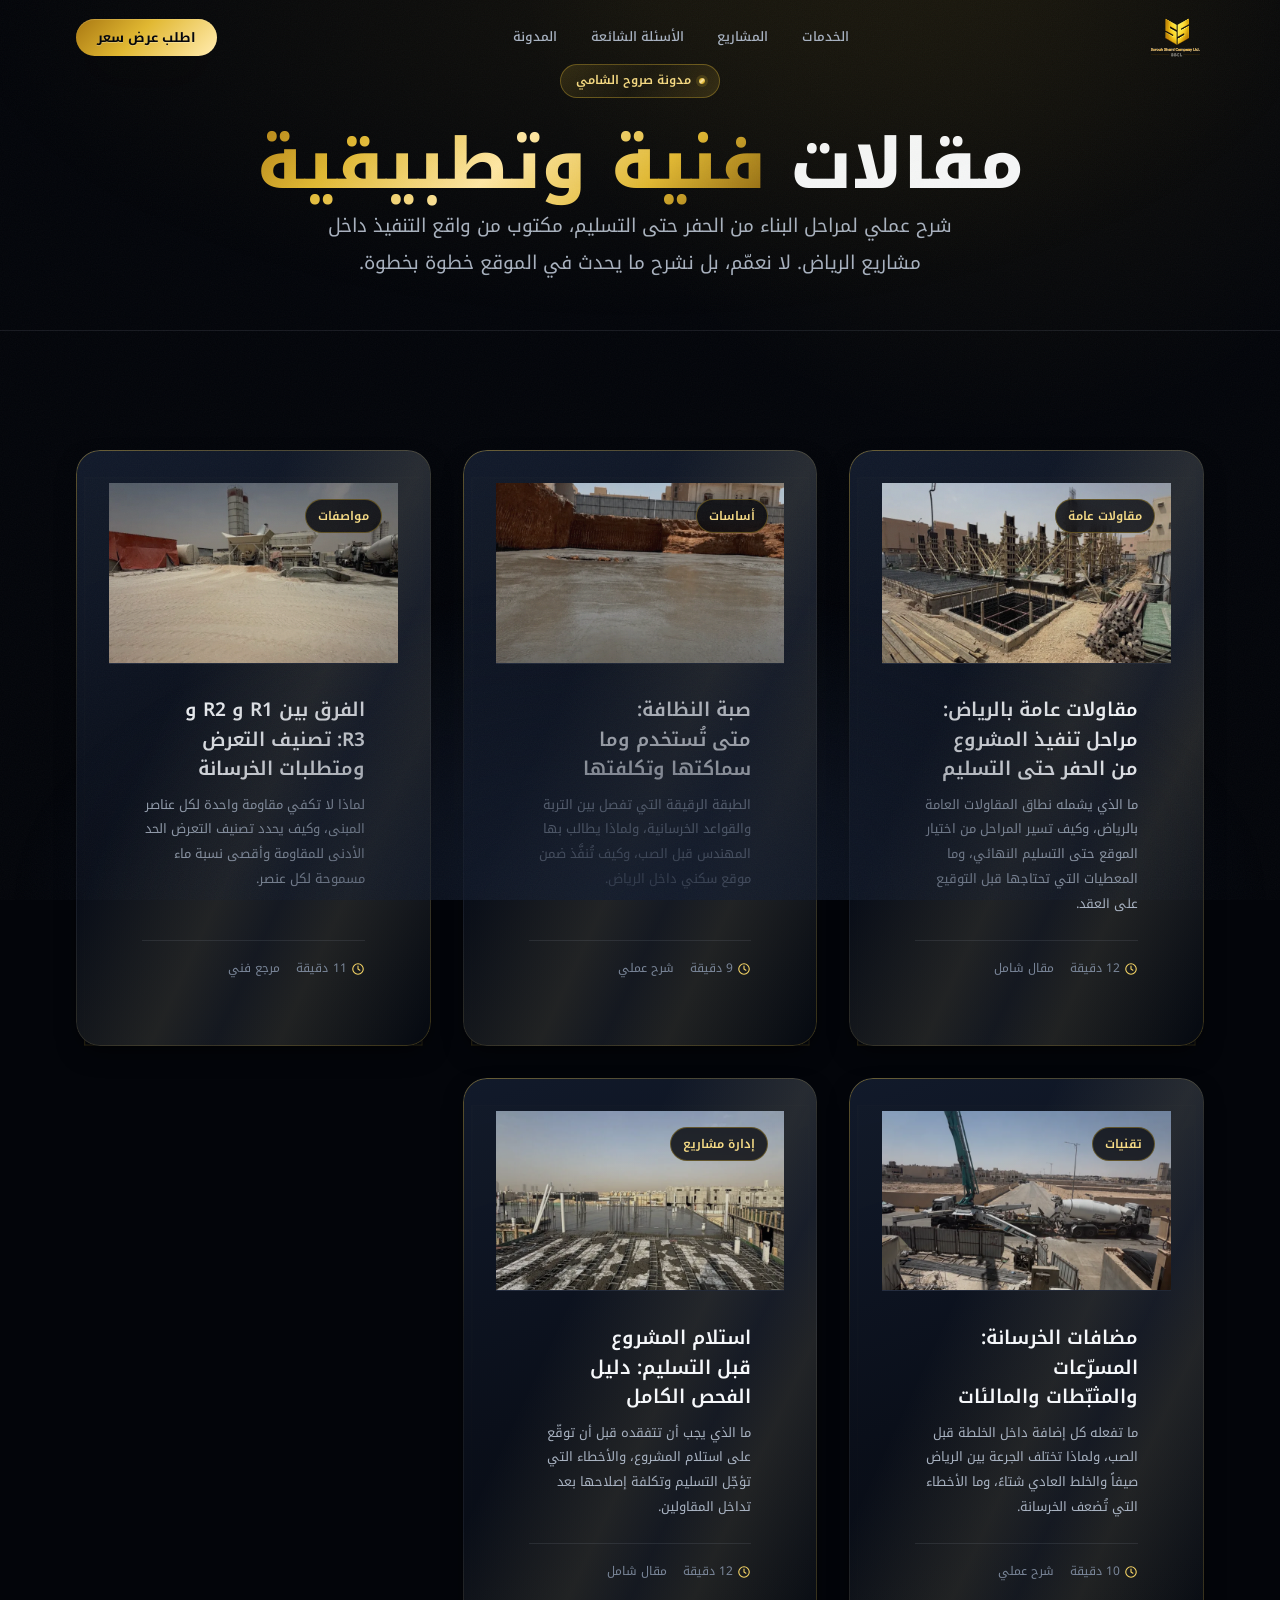
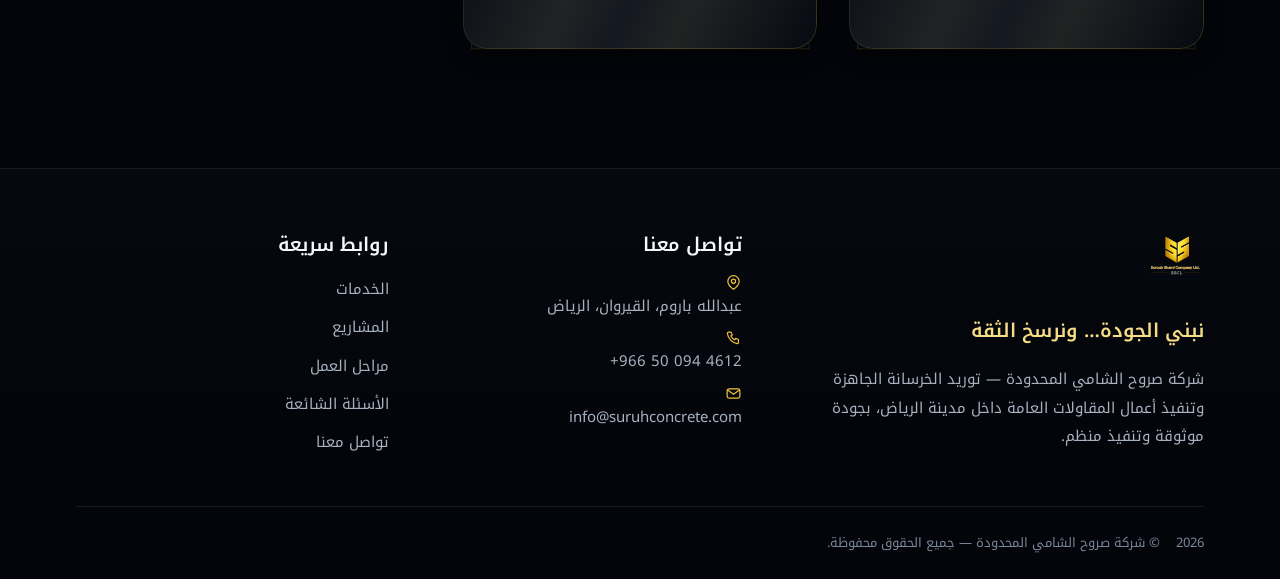
<file: blog/index.html>
<!doctype html>
<html lang="ar" dir="rtl">
  <head>
    <meta charset="utf-8" />
    <meta name="viewport" content="width=device-width, initial-scale=1" />
    <title>المدونة | خرسانة جاهزة ومقاولات عامة في الرياض — صروح الشامي</title>
    <meta
      name="description"
      content="مقالات فنية تطبيقية من شركة صروح الشامي في الرياض: مراحل المقاولات العامة، صبة النظافة، الفرق بين R1 و R2 و R3، مضافات الخرسانة، وفحص المبنى قبل التسليم."
    />

    <!-- REPLACE-ME (domain) — set to the real public URL before going live -->
    <link rel="canonical" href="https://REPLACE-ME.example/blog/" />

    <meta property="og:type" content="website" />
    <meta property="og:locale" content="ar_SA" />
    <meta property="og:site_name" content="شركة صروح الشامي المحدودة" />
    <meta property="og:title" content="المدونة | صروح الشامي" />
    <meta
      property="og:description"
      content="مقالات فنية تطبيقية في الخرسانة الجاهزة والمقاولات العامة بالرياض."
    />
    <meta property="og:url" content="https://REPLACE-ME.example/blog/" />
    <meta
      property="og:image"
      content="https://REPLACE-ME.example/assets/img/projects/south-narjis-roof.webp"
    />
    <meta name="twitter:card" content="summary_large_image" />
    <meta name="twitter:title" content="المدونة | صروح الشامي" />
    <meta
      name="twitter:description"
      content="مقالات فنية تطبيقية في الخرسانة الجاهزة والمقاولات العامة بالرياض."
    />
    <meta
      name="twitter:image"
      content="https://REPLACE-ME.example/assets/img/projects/south-narjis-roof.webp"
    />

    <link rel="icon" type="image/png" sizes="150x150" href="../assets/img/favicon-150.png" />
    <link rel="apple-touch-icon" href="../assets/img/apple-touch-180.png" />
    <link rel="manifest" href="../site.webmanifest" />

    <link
      rel="preload"
      href="../assets/fonts/NotoKufiArabic-arabic.woff2"
      as="font"
      type="font/woff2"
      crossorigin
    />
    <link
      rel="preload"
      href="../assets/fonts/NotoKufiArabic-latin.woff2"
      as="font"
      type="font/woff2"
      crossorigin
    />

    <link rel="stylesheet" href="../assets/css/tokens.css" />
    <link rel="stylesheet" href="../assets/css/base.css" />
    <link rel="stylesheet" href="../assets/css/components.css" />
    <link rel="stylesheet" href="../assets/css/blog.css" />

    <!-- Marks that JS is available so scroll-reveal styles only apply then -->
    <script>
      document.documentElement.classList.add("js");
    </script>

    <script type="application/ld+json">
      {
        "@context": "https://schema.org",
        "@type": "Blog",
        "@id": "https://REPLACE-ME.example/blog/#blog",
        "url": "https://REPLACE-ME.example/blog/",
        "name": "مدونة صروح الشامي",
        "description": "مقالات فنية تطبيقية في الخرسانة الجاهزة والمقاولات العامة بالرياض.",
        "inLanguage": "ar",
        "publisher": {
          "@type": "GeneralContractor",
          "name": "شركة صروح الشامي المحدودة",
          "url": "https://REPLACE-ME.example/"
        },
        "blogPost": [
          {
            "@type": "BlogPosting",
            "headline": "مقاولات عامة بالرياض: مراحل تنفيذ المشروع من الحفر حتى التسليم",
            "url": "https://REPLACE-ME.example/blog/general-contracting-riyadh-stages/"
          },
          {
            "@type": "BlogPosting",
            "headline": "صبة النظافة: متى تُستخدم وما سماكتها وتكلفتها",
            "url": "https://REPLACE-ME.example/blog/blinding-concrete/"
          },
          {
            "@type": "BlogPosting",
            "headline": "الفرق بين R1 و R2 و R3: تصنيف التعرض ومتطلبات الخرسانة",
            "url": "https://REPLACE-ME.example/blog/concrete-exposure-classes-r1-r2-r3/"
          },
          {
            "@type": "BlogPosting",
            "headline": "مضافات الخرسانة: المسرّعات والمثبّطات والمالئات",
            "url": "https://REPLACE-ME.example/blog/concrete-chemical-admixtures/"
          },
          {
            "@type": "BlogPosting",
            "headline": "استلام المشروع قبل التسليم: قائمة فحص المبنى",
            "url": "https://REPLACE-ME.example/blog/project-handover-checklist/"
          }
        ]
      }
    </script>
  </head>

  <body class="article-page">
    <a class="skip-link" href="#main">تخطَّ إلى المحتوى</a>

    <header class="site-header">
      <div class="container site-header__inner">
        <a class="logo" href="../index.html" aria-label="شركة صروح الشامي — الصفحة الرئيسية">
          <img
            class="logo__img"
            src="../assets/img/logo.png"
            alt="شعار شركة صروح الشامي المحدودة"
            width="880"
            height="695"
            decoding="async"
          />
        </a>

        <nav class="site-nav" aria-label="روابط الموقع">
          <a class="site-nav__link" href="../index.html#services">الخدمات</a>
          <a class="site-nav__link" href="../index.html#projects">المشاريع</a>
          <a class="site-nav__link" href="../index.html#faq">الأسئلة الشائعة</a>
          <a class="site-nav__link" href="./" aria-current="page">المدونة</a>
        </nav>

        <div class="site-header__actions">
          <a class="btn btn--primary btn--sm" href="../index.html#contact">اطلب عرض سعر</a>
        </div>
      </div>
    </header>

    <main id="main">
      <section class="blog-hero" aria-labelledby="blog-title">
        <div class="container">
          <p class="eyebrow">مدونة صروح الشامي</p>
          <h1 id="blog-title">مقالات <span class="gold-text--grad">فنية وتطبيقية</span></h1>
          <p class="blog-hero__lead">
            شرح عملي لمراحل البناء من الحفر حتى التسليم، مكتوب من واقع التنفيذ
            داخل مشاريع الرياض. لا نعمّم، بل نشرح ما يحدث في الموقع خطوة بخطوة.
          </p>
        </div>
      </section>

      <section class="section section--defer" aria-labelledby="posts-title">
        <div class="container">
          <h2 class="sr-only" id="posts-title">كل المقالات</h2>

          <div class="blog-grid">
            <!-- Post 1 -->
            <article class="lift" data-tilt>
              <span class="lift__plate" aria-hidden="true"></span>
              <a class="card lift__card post-card" href="./general-contracting-riyadh-stages/"
                data-reveal
                style="--reveal-delay: 0ms">
                <span class="card__glow" aria-hidden="true"></span>
                <span class="card__sheen" aria-hidden="true"></span>

                <span class="post-card__art">
                  <img
                    src="../assets/img/projects/dhahrat-laban-columns.webp"
                    alt=""
                    aria-hidden="true"
                    width="768"
                    height="1024"
                    loading="lazy"
                    decoding="async"
                  />
                  <span class="post-card__kind">مقاولات عامة</span>
                </span>

                <span class="post-card__body">
                  <h3 class="post-card__title">
                    مقاولات عامة بالرياض: مراحل تنفيذ المشروع من الحفر حتى التسليم
                  </h3>
                  <p class="post-card__text">
                    ما الذي يشمله نطاق المقاولات العامة بالرياض، وكيف تسير المراحل من
                    اختيار الموقع حتى التسليم النهائي، وما المعطيات التي تحتاجها قبل
                    التوقيع على العقد.
                  </p>
                  <span class="post-card__foot">
                    <span>
                      <svg viewBox="0 0 24 24" aria-hidden="true" focusable="false"><circle cx="12" cy="12" r="9" /><path d="M12 7v5l3.2 2" /></svg>
                      <span class="tnum">12</span> دقيقة
                    </span>
                    <span>مقال شامل</span>
                  </span>
                </span>
              </a>
            </article>

            <!-- Post 2 -->
            <article class="lift" data-tilt>
              <span class="lift__plate" aria-hidden="true"></span>
              <a class="card lift__card post-card" href="./blinding-concrete/"
                data-reveal
                style="--reveal-delay: 90ms">
                <span class="card__glow" aria-hidden="true"></span>
                <span class="card__sheen" aria-hidden="true"></span>

                <span class="post-card__art">
                  <img
                    src="../assets/img/projects/al-rimal-blinding.webp"
                    alt=""
                    aria-hidden="true"
                    width="768"
                    height="1024"
                    loading="lazy"
                    decoding="async"
                  />
                  <span class="post-card__kind">أساسات</span>
                </span>

                <span class="post-card__body">
                  <h3 class="post-card__title">
                    صبة النظافة: متى تُستخدم وما سماكتها وتكلفتها
                  </h3>
                  <p class="post-card__text">
                    الطبقة الرقيقة التي تفصل بين التربة والقواعد الخرسانية، ولماذا
                    يطالب بها المهندس قبل الصب، وكيف تُنفَّذ ضمن موقع سكني داخل الرياض.
                  </p>
                  <span class="post-card__foot">
                    <span>
                      <svg viewBox="0 0 24 24" aria-hidden="true" focusable="false"><circle cx="12" cy="12" r="9" /><path d="M12 7v5l3.2 2" /></svg>
                      <span class="tnum">9</span> دقيقة
                    </span>
                    <span>شرح عملي</span>
                  </span>
                </span>
              </a>
            </article>

            <!-- Post 3 -->
            <article class="lift" data-tilt>
              <span class="lift__plate" aria-hidden="true"></span>
              <a class="card lift__card post-card" href="./concrete-exposure-classes-r1-r2-r3/"
                data-reveal
                style="--reveal-delay: 180ms">
                <span class="card__glow" aria-hidden="true"></span>
                <span class="card__sheen" aria-hidden="true"></span>

                <span class="post-card__art">
                  <img
                    src="../assets/img/projects/ready-mix-plant.webp"
                    alt=""
                    aria-hidden="true"
                    width="768"
                    height="1024"
                    loading="lazy"
                    decoding="async"
                  />
                  <span class="post-card__kind">مواصفات</span>
                </span>

                <span class="post-card__body">
                  <h3 class="post-card__title">
                    الفرق بين <span class="latin">R1</span> و
                    <span class="latin">R2</span> و
                    <span class="latin">R3</span>: تصنيف التعرض ومتطلبات الخرسانة
                  </h3>
                  <p class="post-card__text">
                    لماذا لا تكفي مقاومة واحدة لكل عناصر المبنى، وكيف يحدد تصنيف
                    التعرض الحد الأدنى للمقاومة وأقصى نسبة ماء مسموحة لكل عنصر.
                  </p>
                  <span class="post-card__foot">
                    <span>
                      <svg viewBox="0 0 24 24" aria-hidden="true" focusable="false"><circle cx="12" cy="12" r="9" /><path d="M12 7v5l3.2 2" /></svg>
                      <span class="tnum">11</span> دقيقة
                    </span>
                    <span>مرجع فني</span>
                  </span>
                </span>
              </a>
            </article>

            <!-- Post 4 -->
            <article class="lift" data-tilt>
              <span class="lift__plate" aria-hidden="true"></span>
              <a class="card lift__card post-card" href="./concrete-chemical-admixtures/"
                data-reveal
                style="--reveal-delay: 270ms">
                <span class="card__glow" aria-hidden="true"></span>
                <span class="card__sheen" aria-hidden="true"></span>

                <span class="post-card__art">
                  <img
                    src="../assets/img/projects/south-narjis-roof.webp"
                    alt=""
                    aria-hidden="true"
                    width="768"
                    height="1024"
                    loading="lazy"
                    decoding="async"
                  />
                  <span class="post-card__kind">تقنيات</span>
                </span>

                <span class="post-card__body">
                  <h3 class="post-card__title">
                    مضافات الخرسانة: المسرّعات والمثبّطات والمالئات
                  </h3>
                  <p class="post-card__text">
                    ما تفعله كل إضافة داخل الخلطة قبل الصب، ولماذا تختلف الجرعة بين
                    الرياض صيفاً والخلط العادي شتاءً، وما الأخطاء التي تُضعف الخرسانة.
                  </p>
                  <span class="post-card__foot">
                    <span>
                      <svg viewBox="0 0 24 24" aria-hidden="true" focusable="false"><circle cx="12" cy="12" r="9" /><path d="M12 7v5l3.2 2" /></svg>
                      <span class="tnum">10</span> دقيقة
                    </span>
                    <span>شرح عملي</span>
                  </span>
                </span>
              </a>
            </article>

            <!-- Post 5 -->
            <article class="lift" data-tilt>
              <span class="lift__plate" aria-hidden="true"></span>
              <a class="card lift__card post-card" href="./project-handover-checklist/"
                data-reveal
                style="--reveal-delay: 360ms">
                <span class="card__glow" aria-hidden="true"></span>
                <span class="card__sheen" aria-hidden="true"></span>

                <span class="post-card__art">
                  <img
                    src="../assets/img/projects/al-arid-roof.webp"
                    alt=""
                    aria-hidden="true"
                    width="768"
                    height="1024"
                    loading="lazy"
                    decoding="async"
                  />
                  <span class="post-card__kind">إدارة مشاريع</span>
                </span>

                <span class="post-card__body">
                  <h3 class="post-card__title">
                    استلام المشروع قبل التسليم: دليل الفحص الكامل
                  </h3>
                  <p class="post-card__text">
                    ما الذي يجب أن تتفقده قبل أن توقّع على استلام المشروع، والأخطاء
                    التي تؤجّل التسليم وتكلفة إصلاحها بعد تداخل المقاولين.
                  </p>
                  <span class="post-card__foot">
                    <span>
                      <svg viewBox="0 0 24 24" aria-hidden="true" focusable="false"><circle cx="12" cy="12" r="9" /><path d="M12 7v5l3.2 2" /></svg>
                      <span class="tnum">12</span> دقيقة
                    </span>
                    <span>مقال شامل</span>
                  </span>
                </span>
              </a>
            </article>
          </div>
        </div>
      </section>
    </main>

    <footer class="site-footer">
      <div class="container">
        <div class="site-footer__grid">
          <div>
            <a class="logo" href="../index.html">
              <img
                class="logo__img"
                src="../assets/img/logo.png"
                alt="شعار شركة صروح الشامي المحدودة"
                width="880"
                height="695"
                loading="lazy"
                decoding="async"
              />
            </a>
            <p class="site-footer__slogan">نبني الجودة… ونرسخ الثقة</p>
            <p class="site-footer__about">
              شركة صروح الشامي المحدودة — توريد الخرسانة الجاهزة وتنفيذ أعمال
              المقاولات العامة داخل مدينة الرياض، بجودة موثوقة وتنفيذ منظم.
            </p>
          </div>

          <div>
            <h2 class="site-footer__title">تواصل معنا</h2>
            <ul class="site-footer__list" role="list">
              <li>
                <svg viewBox="0 0 24 24" aria-hidden="true" focusable="false"><path d="M20 10.4c0 6-8 11.2-8 11.2s-8-5.2-8-11.2a8 8 0 0 1 16 0Z" /><circle cx="12" cy="10.2" r="2.9" /></svg>
                <span>عبدالله باروم، القيروان، الرياض</span>
              </li>
              <li>
                <svg viewBox="0 0 24 24" aria-hidden="true" focusable="false"><path d="M5 4.5h3.6l1.6 4-2 1.4a12.4 12.4 0 0 0 5.4 5.4l1.4-2 4 1.6V19a1.6 1.6 0 0 1-1.8 1.6A16.4 16.4 0 0 1 3.4 6.3 1.6 1.6 0 0 1 5 4.5Z" /></svg>
                <a href="tel:+966500944612" dir="ltr">+966 50 094 4612</a>
              </li>
              <li>
                <svg viewBox="0 0 24 24" aria-hidden="true" focusable="false"><rect x="3" y="5.5" width="18" height="13" rx="2.6" /><path d="m3.6 7 8.4 6 8.4-6" /></svg>
                <a href="mailto:info@suruhconcrete.com" dir="ltr">info@suruhconcrete.com</a>
              </li>
            </ul>
          </div>

          <div>
            <h2 class="site-footer__title">روابط سريعة</h2>
            <ul class="site-footer__list" role="list">
              <li><a href="../index.html#services">الخدمات</a></li>
              <li><a href="../index.html#projects">المشاريع</a></li>
              <li><a href="../index.html#process">مراحل العمل</a></li>
              <li><a href="../index.html#faq">الأسئلة الشائعة</a></li>
              <li><a href="../index.html#contact">تواصل معنا</a></li>
            </ul>
          </div>
        </div>

        <div class="site-footer__bottom">
          <p class="site-footer__legal">
            <span class="tnum">2026</span> © شركة صروح الشامي المحدودة — جميع الحقوق محفوظة.
          </p>
        </div>
      </div>
    </footer>

    <script src="../assets/js/main.js" defer></script>
  </body>
</html>
</file>
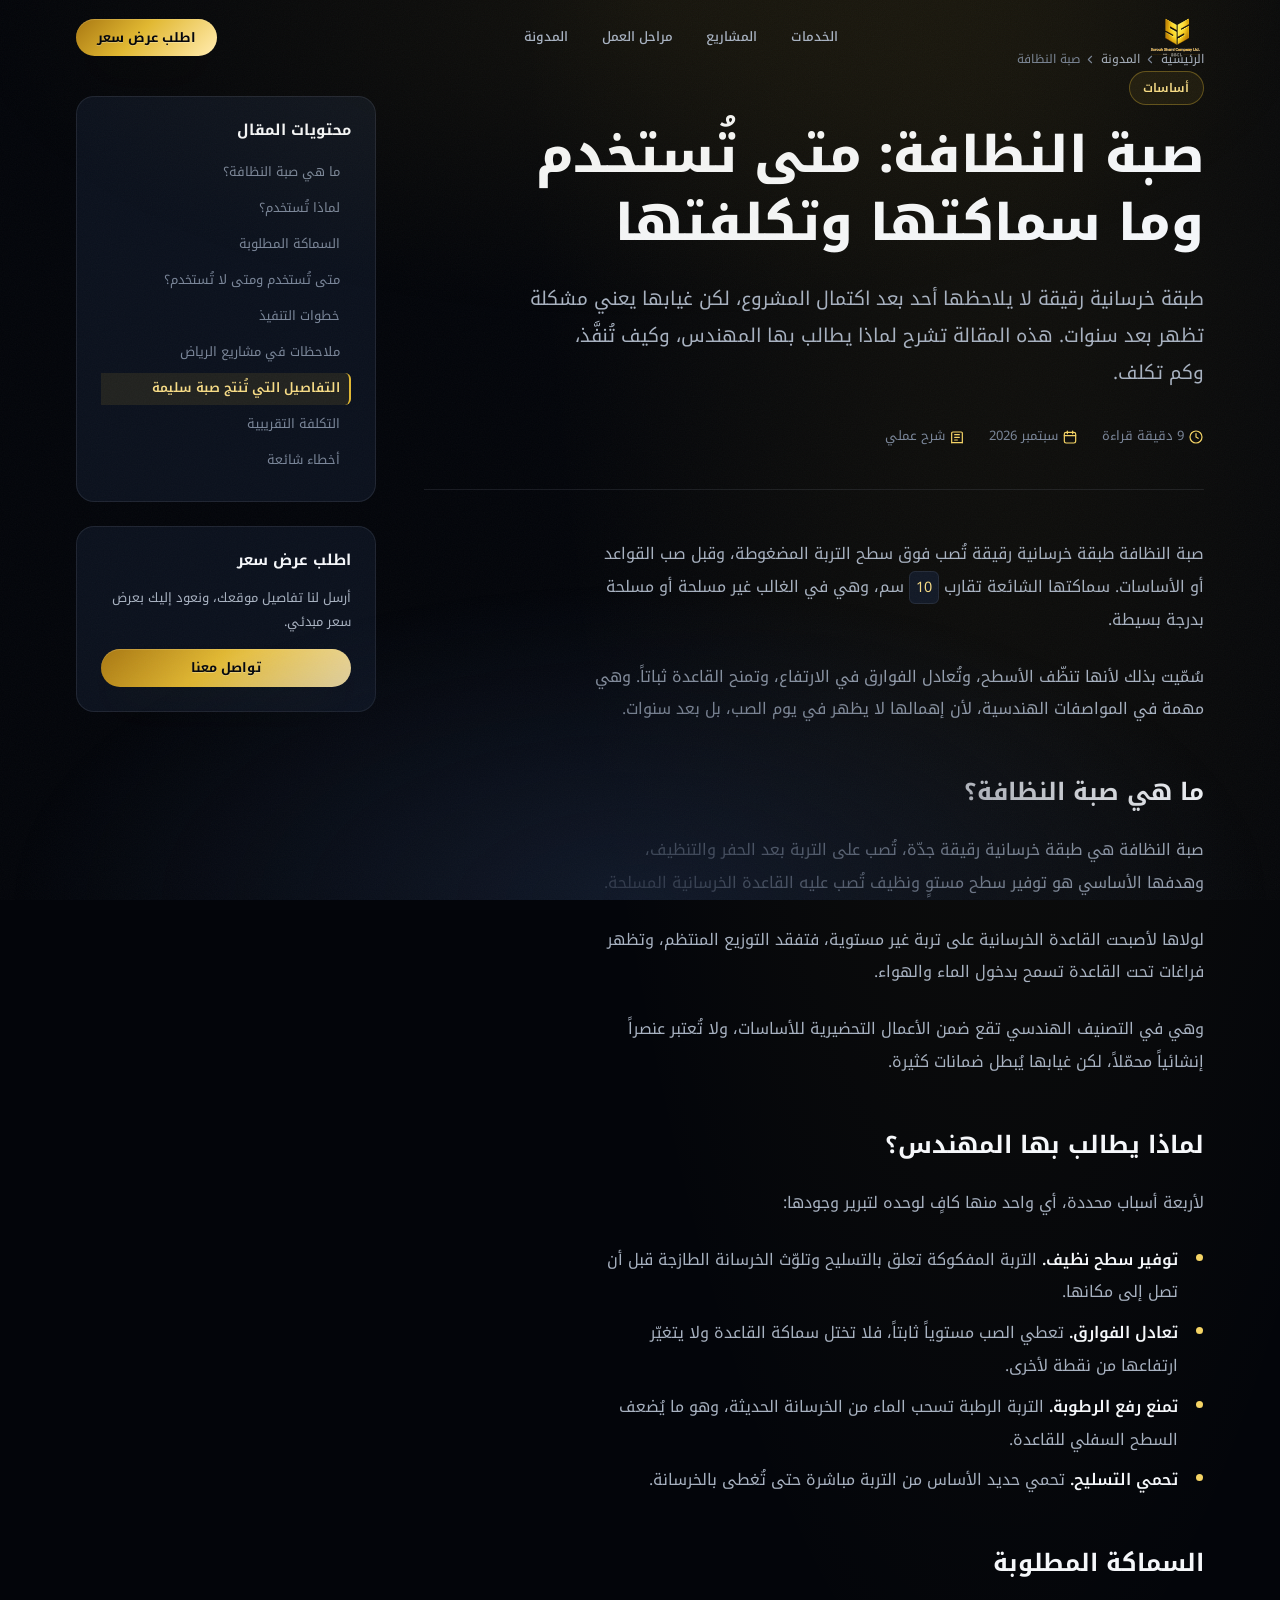
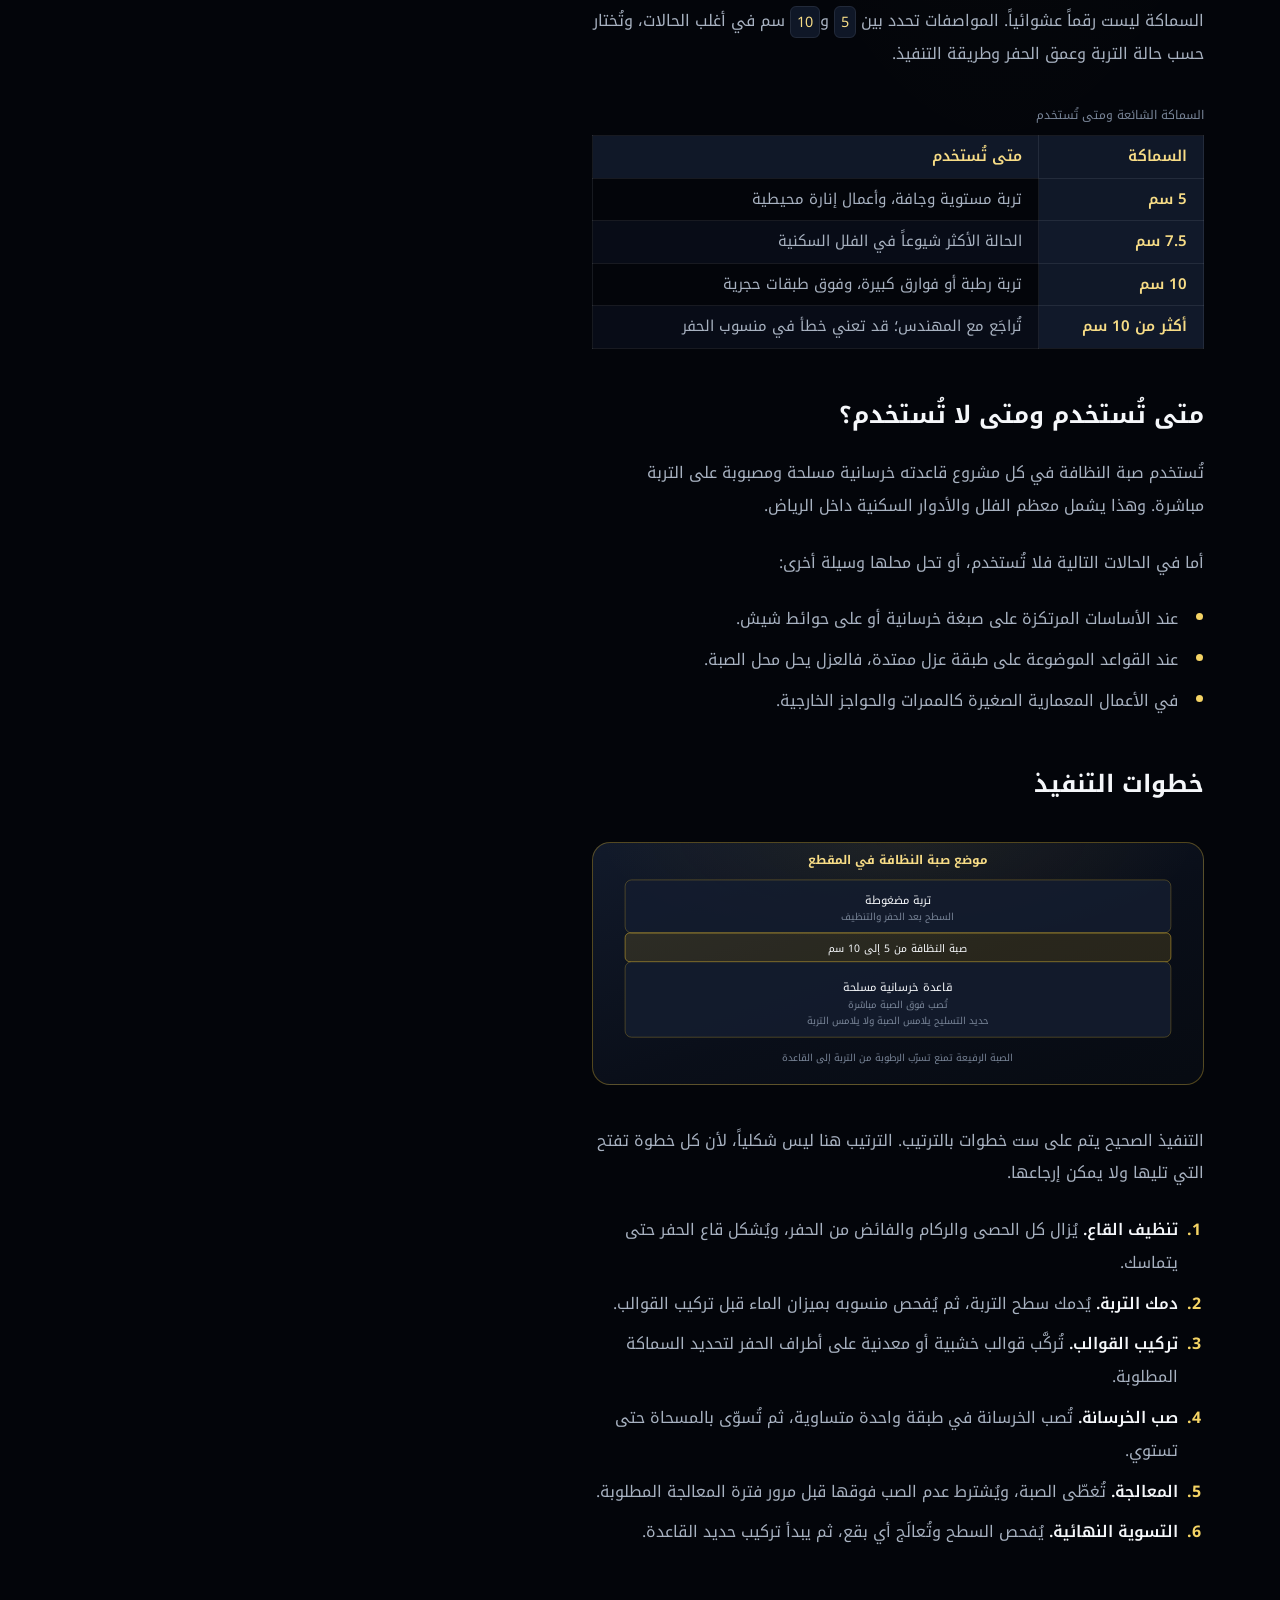
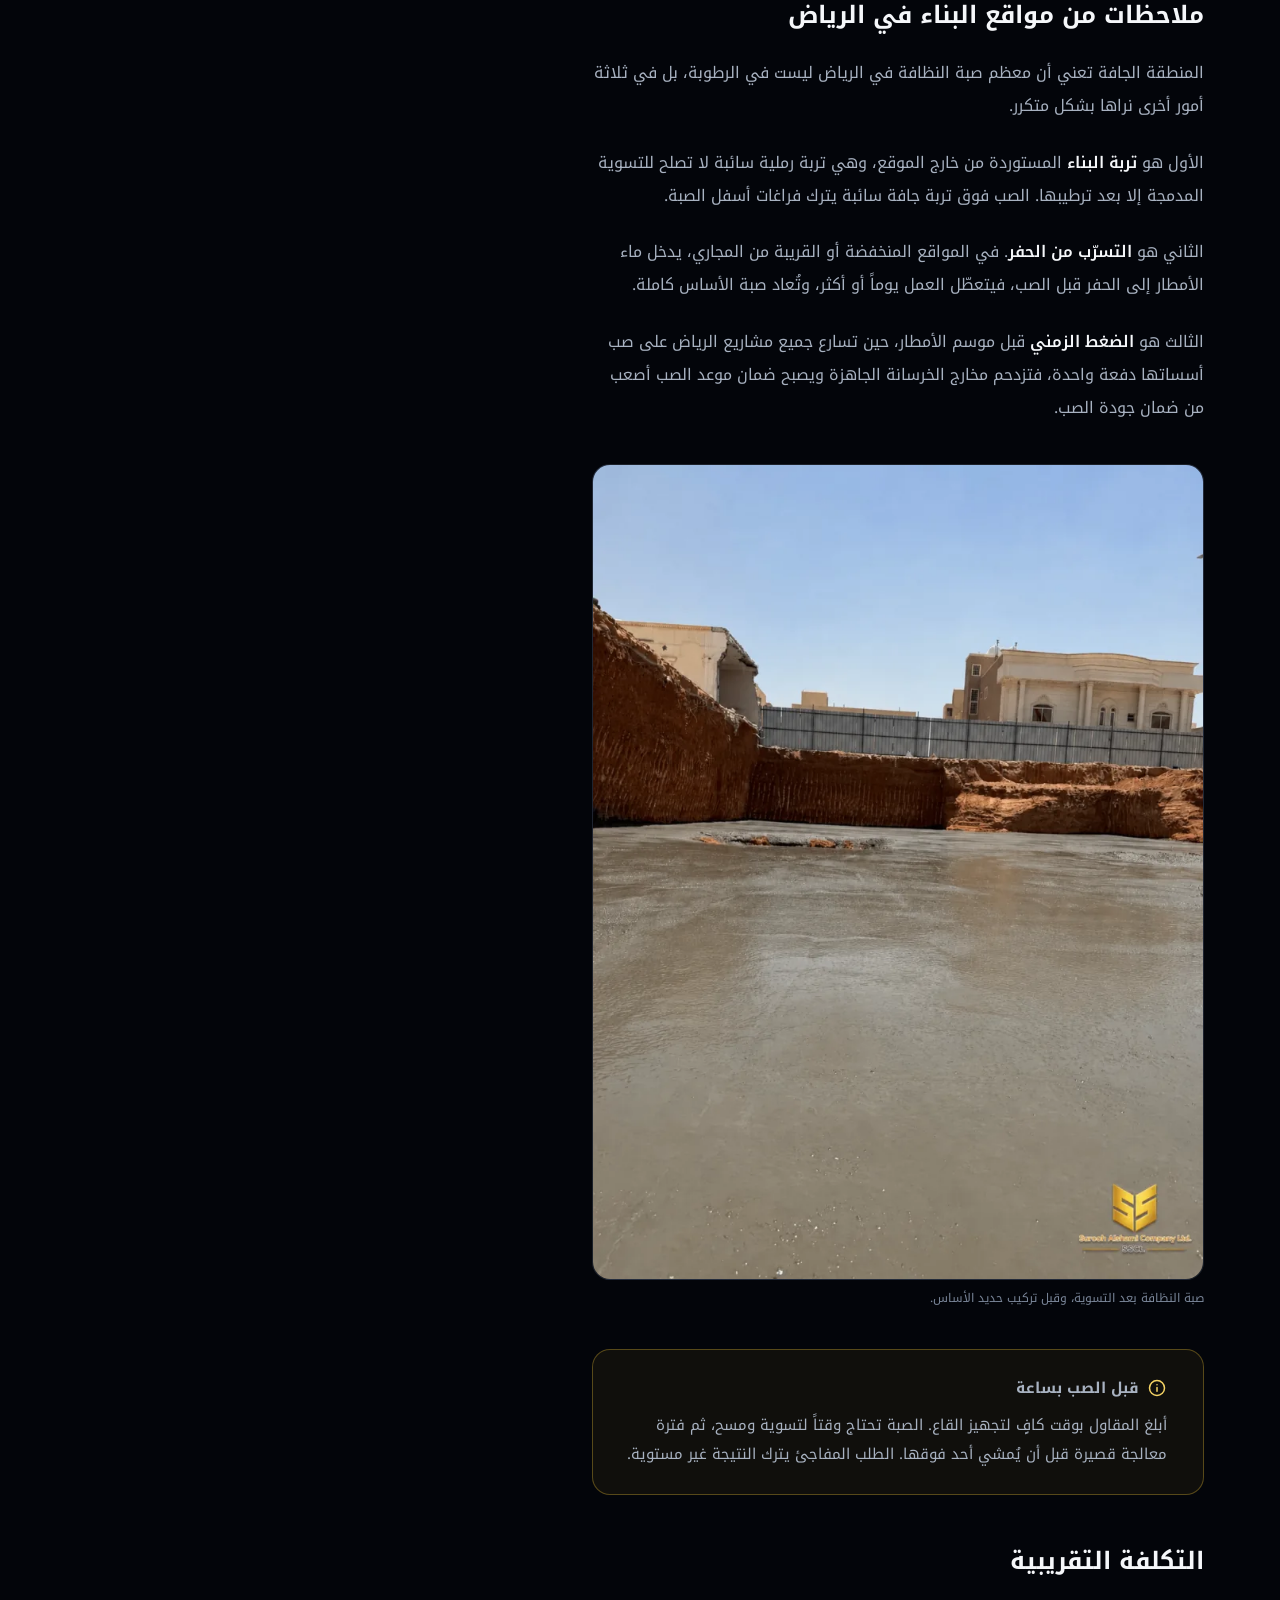
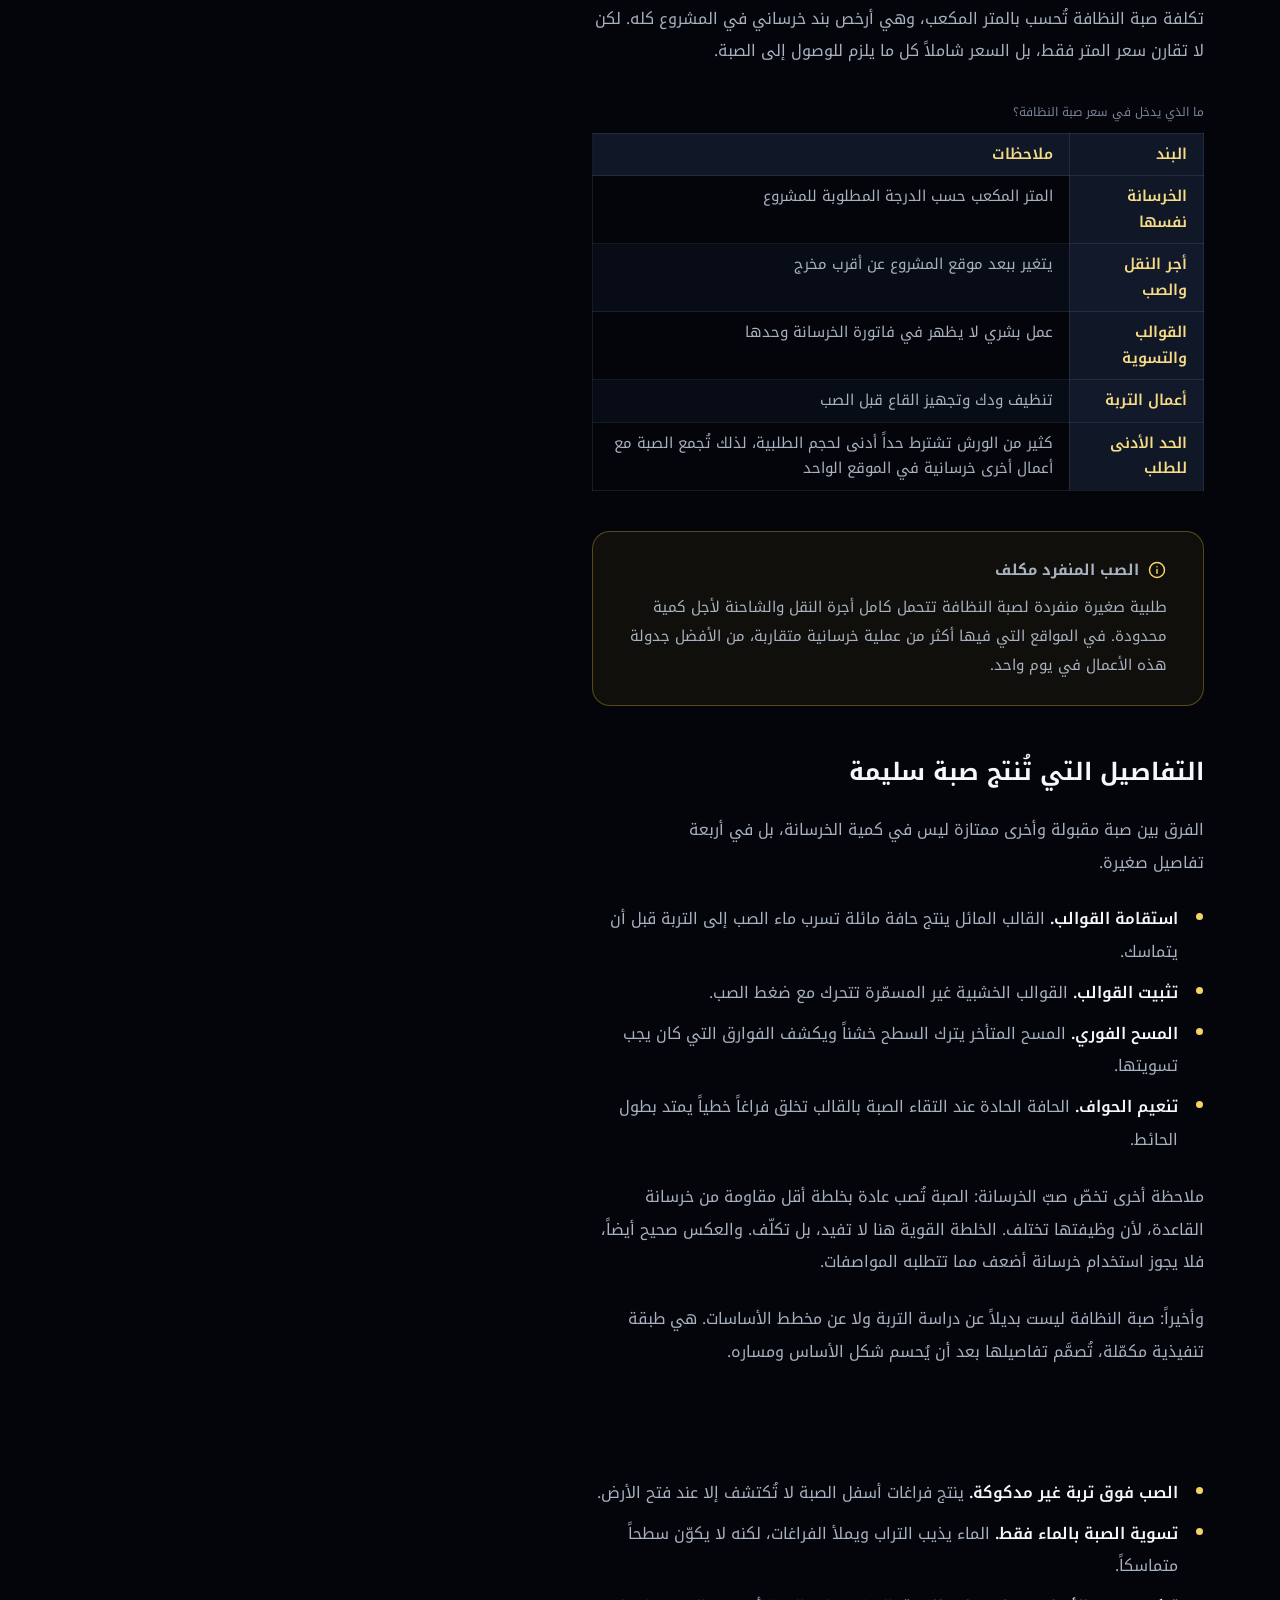
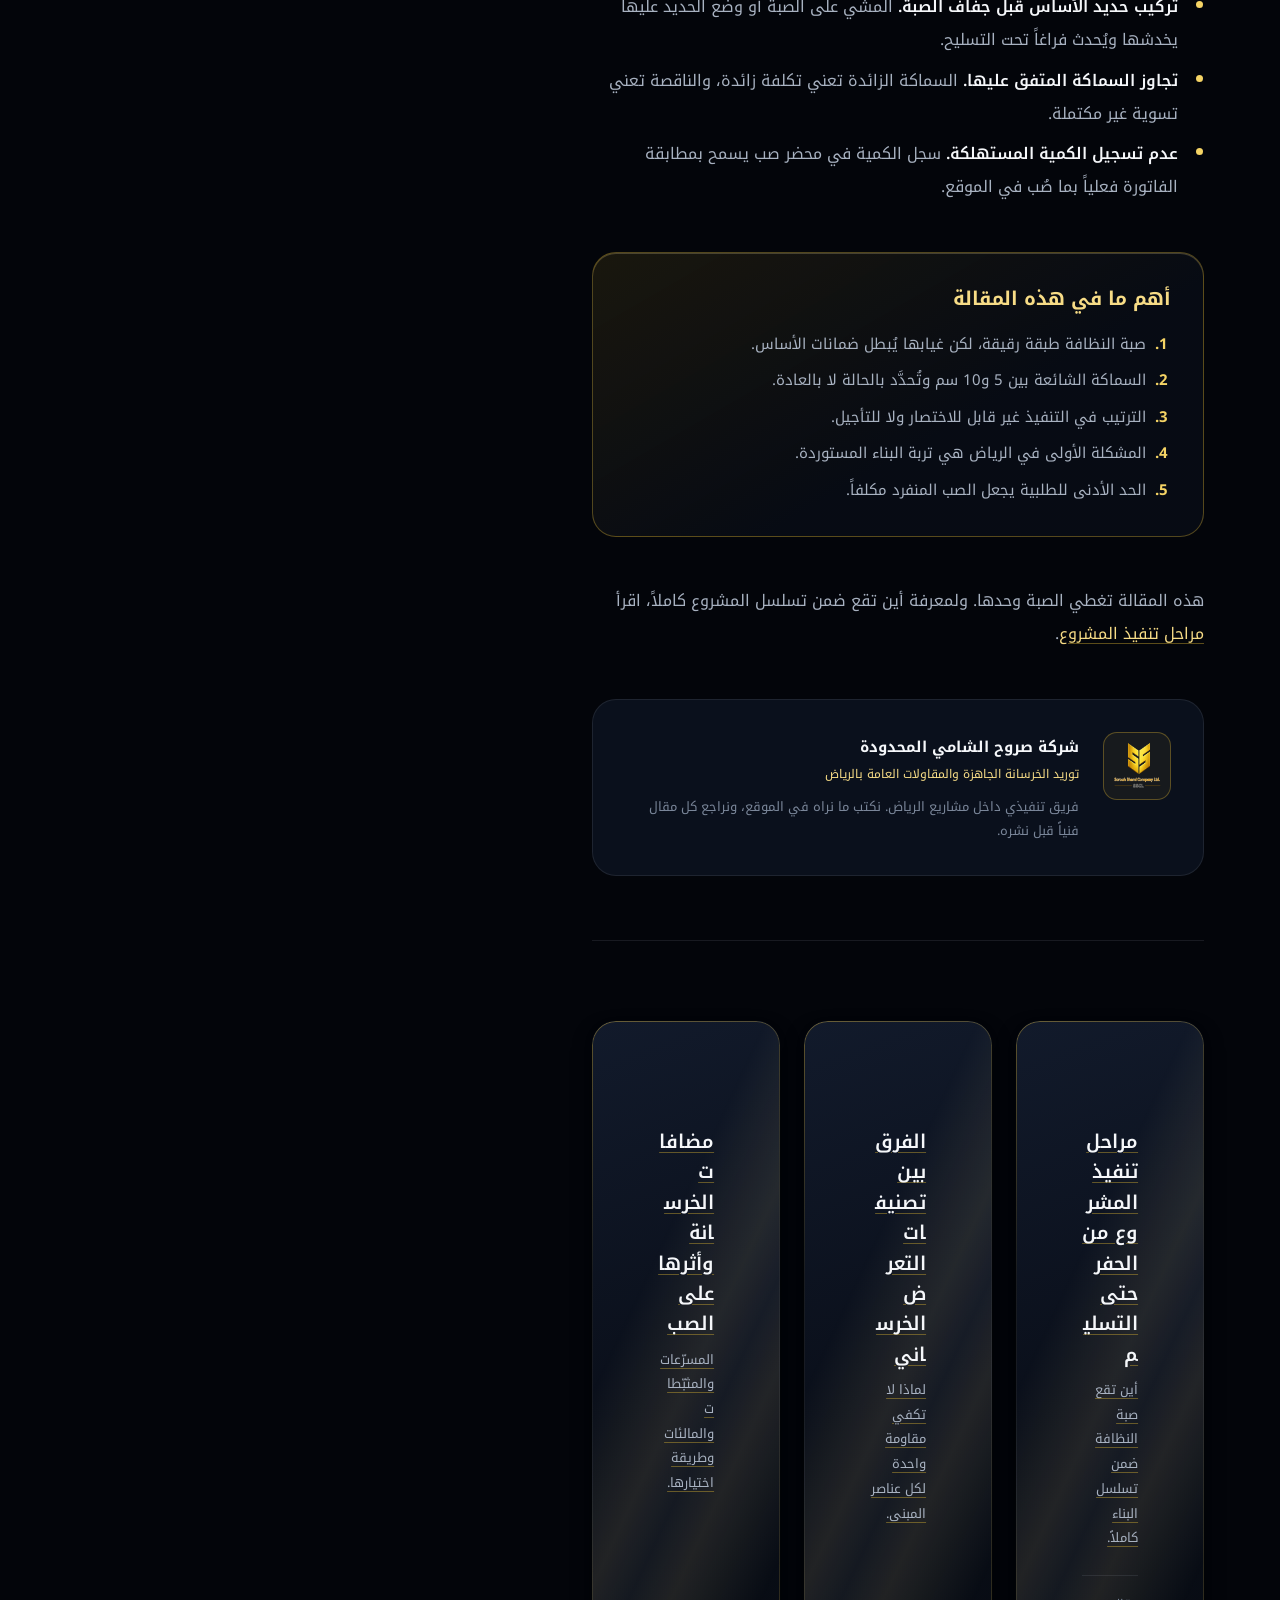
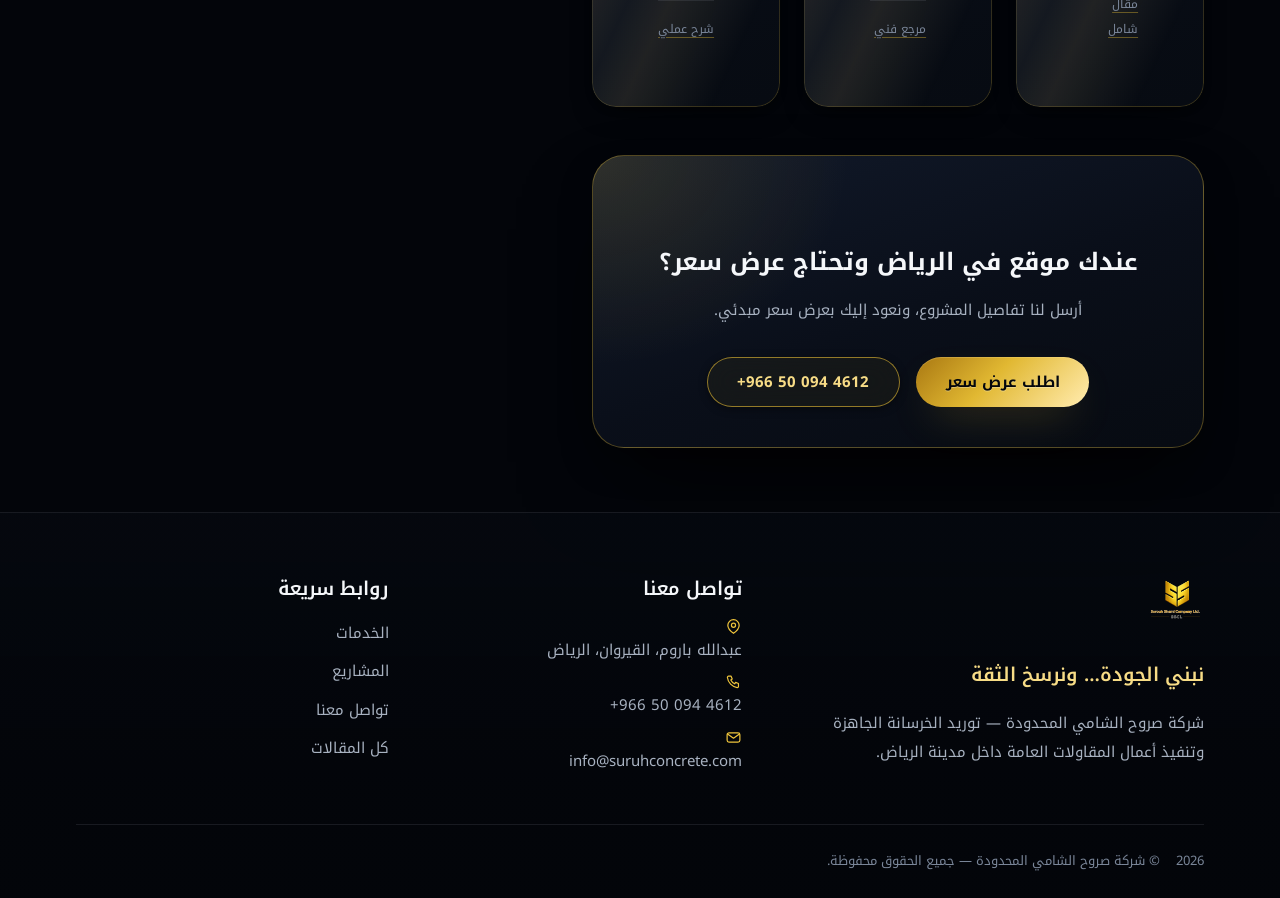
<file: blog/blinding-concrete/index.html>
<!doctype html>
<html lang="ar" dir="rtl">
  <head>
    <meta charset="utf-8" />
    <meta name="viewport" content="width=device-width, initial-scale=1" />
    <title>صبة النظافة: متى تُستخدم وما سماكتها وتكلفتها</title>
    <meta
      name="description"
      content="ما هي صبة النظافة؟ لماذا تُستخدم قبل صب القواعد، وما سماكتها الصحيحة، ومتى تُستخدم ومتى لا تُستخدم، مع خطوات التنفيذ والتكلفة التقريبية."
    />

    <!-- REPLACE-ME (domain) — set to the real public URL before going live -->
    <link rel="canonical" href="https://REPLACE-ME.example/blog/blinding-concrete/" />

    <meta property="og:type" content="article" />
    <meta property="og:locale" content="ar_SA" />
    <meta property="og:site_name" content="شركة صروح الشامي المحدودة" />
    <meta property="og:title" content="صبة النظافة: متى تُستخدم وما سماكتها وتكلفتها" />
    <meta
      property="og:description"
      content="الطبقة الرقيقة التي تفصل بين التربة والقواعد، ولماذا يطالب بها المهندس قبل الصب."
    />
    <meta property="og:url" content="https://REPLACE-ME.example/blog/blinding-concrete/" />
    <meta
      property="og:image"
      content="https://REPLACE-ME.example/assets/img/projects/al-rimal-blinding.webp"
    />
    <meta name="twitter:card" content="summary_large_image" />
    <meta name="twitter:title" content="صبة النظافة: متى تُستخدم وما سماكتها وتكلفتها" />
    <meta
      name="twitter:description"
      content="الطبقة الرقيقة التي تفصل بين التربة والقواعد، ولماذا يطالب بها المهندس قبل الصب."
    />
    <meta
      name="twitter:image"
      content="https://REPLACE-ME.example/assets/img/projects/al-rimal-blinding.webp"
    />

    <link rel="icon" type="image/png" sizes="150x150" href="../../assets/img/favicon-150.png" />
    <link rel="apple-touch-icon" href="../../assets/img/apple-touch-180.png" />
    <link rel="manifest" href="../../site.webmanifest" />

    <link
      rel="preload"
      href="../../assets/fonts/NotoKufiArabic-arabic.woff2"
      as="font"
      type="font/woff2"
      crossorigin
    />
    <link
      rel="preload"
      href="../../assets/fonts/NotoKufiArabic-latin.woff2"
      as="font"
      type="font/woff2"
      crossorigin
    />

    <link rel="stylesheet" href="../../assets/css/tokens.css" />
    <link rel="stylesheet" href="../../assets/css/base.css" />
    <link rel="stylesheet" href="../../assets/css/components.css" />
    <link rel="stylesheet" href="../../assets/css/blog.css" />

    <!-- Marks that JS is available so scroll-reveal styles only apply then -->
    <script>
      document.documentElement.classList.add("js");
    </script>

    <script type="application/ld+json">
      {
        "@context": "https://schema.org",
        "@graph": [
          {
            "@type": "BlogPosting",
            "@id": "https://REPLACE-ME.example/blog/blinding-concrete/#article",
            "headline": "صبة النظافة: متى تُستخدم وما سماكتها وتكلفتها",
            "description": "ما هي صبة النظافة ولماذا تُستخدم قبل صب القواعد.",
            "inLanguage": "ar",
            "articleSection": "أساسات",
            "wordCount": 1480,
            "datePublished": "2026-09-27",
            "dateModified": "2026-09-27",
            "url": "https://REPLACE-ME.example/blog/blinding-concrete/",
            "mainEntityOfPage": {
              "@type": "WebPage",
              "@id": "https://REPLACE-ME.example/blog/blinding-concrete/"
            },
            "image": "https://REPLACE-ME.example/assets/img/projects/al-rimal-blinding.webp",
            "author": {
              "@type": "Organization",
              "name": "شركة صروح الشامي المحدودة",
              "url": "https://REPLACE-ME.example/"
            },
            "publisher": {
              "@type": "Organization",
              "name": "شركة صروح الشامي المحدودة",
              "logo": {
                "@type": "ImageObject",
                "url": "https://REPLACE-ME.example/assets/img/icon-512.png"
              },
              "url": "https://REPLACE-ME.example/"
            }
          },
          {
            "@type": "BreadcrumbList",
            "itemListElement": [
              {
                "@type": "ListItem",
                "position": 1,
                "name": "الصفحة الرئيسية",
                "item": "https://REPLACE-ME.example/"
              },
              {
                "@type": "ListItem",
                "position": 2,
                "name": "المدونة",
                "item": "https://REPLACE-ME.example/blog/"
              },
              {
                "@type": "ListItem",
                "position": 3,
                "name": "صبة النظافة",
                "item": "https://REPLACE-ME.example/blog/blinding-concrete/"
              }
            ]
          }
        ]
      }
    </script>
  </head>

  <body class="article-page">
    <a class="skip-link" href="#main">تخطَّ إلى المحتوى</a>

    <header class="site-header">
      <div class="container site-header__inner">
        <a class="logo" href="../../index.html" aria-label="شركة صروح الشامي — الصفحة الرئيسية">
          <img
            class="logo__img"
            src="../../assets/img/logo.png"
            alt="شعار شركة صروح الشامي المحدودة"
            width="880"
            height="695"
            decoding="async"
          />
        </a>

        <nav class="site-nav" aria-label="روابط الموقع">
          <a class="site-nav__link" href="../../index.html#services">الخدمات</a>
          <a class="site-nav__link" href="../../index.html#projects">المشاريع</a>
          <a class="site-nav__link" href="../../index.html#process">مراحل العمل</a>
          <a class="site-nav__link" href="../" aria-current="page">المدونة</a>
        </nav>

        <div class="site-header__actions">
          <a class="btn btn--primary btn--sm" href="../../index.html#contact">اطلب عرض سعر</a>
        </div>
      </div>
    </header>

    <main id="main">
      <div class="container article-shell">
        <article>
          <header class="article-head">
            <nav class="crumbs" aria-label="مسار التصفح">
              <a href="../../index.html">الرئيسية</a>
              <svg viewBox="0 0 24 24" aria-hidden="true" focusable="false"><path d="m14 6-6 6 6 6" /></svg>
              <a href="../">المدونة</a>
              <svg viewBox="0 0 24 24" aria-hidden="true" focusable="false"><path d="m14 6-6 6 6 6" /></svg>
              <span>صبة النظافة</span>
            </nav>

            <p class="article-head__eyebrow">أساسات</p>

            <h1 class="article-head__title">
              صبة النظافة: متى تُستخدم وما سماكتها وتكلفتها
            </h1>

            <p class="article-head__lead">
              طبقة خرسانية رقيقة لا يلاحظها أحد بعد اكتمال المشروع، لكن غيابها يعني
              مشكلة تظهر بعد سنوات. هذه المقالة تشرح لماذا يطالب بها المهندس، وكيف
              تُنفَّذ، وكم تكلف.
            </p>

            <div class="article-meta">
              <span class="article-meta__item">
                <svg viewBox="0 0 24 24" aria-hidden="true" focusable="false"><circle cx="12" cy="12" r="9" /><path d="M12 7v5l3.2 2" /></svg>
                <span class="tnum">9</span> دقيقة قراءة
              </span>
              <span class="article-meta__item">
                <svg viewBox="0 0 24 24" aria-hidden="true" focusable="false"><rect x="3.5" y="5" width="17" height="16" rx="2.6" /><path d="M3.5 10h17M8 3v4M16 3v4" /></svg>
                <time datetime="2026-09-27">سبتمبر 2026</time>
              </span>
              <span class="article-meta__item">
                <svg viewBox="0 0 24 24" aria-hidden="true" focusable="false"><path d="M4 20.5V6.2a1.7 1.7 0 0 1 1.7-1.7h12.6A1.7 1.7 0 0 1 20 6.2v14.3" /><path d="M4 20.5h16M8.5 8.5h7M8.5 12.5h7M8.5 16.5h4" /></svg>
                شرح عملي
              </span>
            </div>
          </header>

          <div class="prose">
            <p>
              صبة النظافة طبقة خرسانية رقيقة تُصب فوق سطح التربة المضغوطة، وقبل
              صب القواعد أو الأساسات. سماكتها الشائعة تقارب <code>10</code> سم،
              وهي في الغالب غير مسلحة أو مسلحة بدرجة بسيطة.
            </p>
            <p>
              سُمّيت بذلك لأنها تنظّف الأسطح، وتُعادل الفوارق في الارتفاع، وتمنح
              القاعدة ثباتاً. وهي مهمة في المواصفات الهندسية، لأن
              إهمالها لا يظهر في يوم الصب، بل بعد سنوات.
            </p>

            <h2 id="what">ما هي صبة النظافة؟</h2>
            <p>
              صبة النظافة هي طبقة خرسانية رقيقة جدّة، تُصب على التربة بعد الحفر
              والتنظيف، وهدفها الأساسي هو توفير سطح مستوٍ ونظيف تُصب عليه القاعدة
              الخرسانية المسلحة.
            </p>
            <p>
              لولاها لأصبحت القاعدة الخرسانية على تربة غير مستوية، فتفقد التوزيع
              المنتظم، وتظهر فراغات تحت القاعدة تسمح بدخول الماء والهواء.
            </p>
            <p>
              وهي في التصنيف الهندسي تقع ضمن الأعمال التحضيرية للأساسات،
              ولا تُعتبر عنصراً إنشائياً محمّلاً، لكن غيابها يُبطل ضمانات كثيرة.
            </p>

            <h2 id="why">لماذا يطالب بها المهندس؟</h2>
            <p>
              لأربعة أسباب محددة، أي واحد منها كافٍ لوحده لتبرير وجودها:
            </p>
            <ul>
              <li>
                <strong>توفير سطح نظيف.</strong> التربة المفكوكة تعلق بالتسليح
                وتلوّث الخرسانة الطازجة قبل أن تصل إلى مكانها.
              </li>
              <li>
                <strong>تعادل الفوارق.</strong> تعطي الصب مستوياً ثابتاً، فلا
                تختل سماكة القاعدة ولا يتغيّر ارتفاعها من نقطة لأخرى.
              </li>
              <li>
                <strong>تمنع رفع الرطوبة.</strong> التربة الرطبة تسحب الماء من
                الخرسانة الحديثة، وهو ما يُضعف السطح السفلي للقاعدة.
              </li>
              <li>
                <strong>تحمي التسليح.</strong> تحمي حديد الأساس من التربة مباشرة
                حتى تُغطى بالخرسانة.
              </li>
            </ul>

            <h2 id="thickness">السماكة المطلوبة</h2>
            <p>
              السماكة ليست رقماً عشوائياً. المواصفات تحدد بين
              <code>5</code> و<code>10</code> سم في أغلب الحالات، وتُختار حسب
              حالة التربة وعمق الحفر وطريقة التنفيذ.
            </p>
            <div class="table-scroll">
              <table>
                <caption>السماكة الشائعة ومتى تُستخدم</caption>
                <thead>
                  <tr>
                    <th scope="col">السماكة</th>
                    <th scope="col">متى تُستخدم</th>
                  </tr>
                </thead>
                <tbody>
                  <tr>
                    <th scope="row">5 سم</th>
                    <td>تربة مستوية وجافة، وأعمال إنارة محيطية</td>
                  </tr>
                  <tr>
                    <th scope="row">7.5 سم</th>
                    <td>الحالة الأكثر شيوعاً في الفلل السكنية</td>
                  </tr>
                  <tr>
                    <th scope="row">10 سم</th>
                    <td>تربة رطبة أو فوارق كبيرة، وفوق طبقات حجرية</td>
                  </tr>
                  <tr>
                    <th scope="row">أكثر من 10 سم</th>
                    <td>تُراجَع مع المهندس؛ قد تعني خطأ في منسوب الحفر</td>
                  </tr>
                </tbody>
              </table>
            </div>

            <h2 id="when">متى تُستخدم ومتى لا تُستخدم؟</h2>
            <p>
              تُستخدم صبة النظافة في كل مشروع قاعدته خرسانية مسلحة ومصبوبة على
              التربة مباشرة. وهذا يشمل معظم الفلل والأدوار السكنية داخل الرياض.
            </p>
            <p>
              أما في الحالات التالية فلا تُستخدم، أو تحل محلها وسيلة أخرى:
            </p>
            <ul>
              <li>عند الأساسات المرتكزة على صبغة خرسانية أو على حوائط شيش.</li>
              <li>عند القواعد الموضوعة على طبقة عزل ممتدة، فالعزل يحل محل الصبة.</li>
              <li>في الأعمال المعمارية الصغيرة كالممرات والحواجز الخارجية.</li>
            </ul>
            <h2 id="steps">خطوات التنفيذ</h2>

            <svg class="diagram" viewBox="0 0 760 300" direction="rtl" role="img" aria-label="مقطع توضيحي يوضح موضع صبة النظافة بين التربة المضغوطة والقاعدة الخرسانية المسلحة">
              <text class="d-title" x="380" y="26" text-anchor="middle" font-size="15">موضع صبة النظافة في المقطع</text>

              <rect class="d-box" x="40" y="46" width="680" height="66" rx="8" />
              <text x="380" y="76" text-anchor="middle" font-size="14">تربة مضغوطة</text>
              <text class="d-muted" x="380" y="96" text-anchor="middle">السطح بعد الحفر والتنظيف</text>

              <rect class="d-box--gold" x="40" y="112" width="680" height="36" rx="6" />
              <text x="380" y="136" text-anchor="middle" font-size="13">صبة النظافة من 5 إلى 10 سم</text>

              <rect class="d-box" x="40" y="148" width="680" height="94" rx="8" />
              <text x="380" y="184" text-anchor="middle" font-size="14">قاعدة خرسانية مسلحة</text>
              <text class="d-muted" x="380" y="206" text-anchor="middle">تُصب فوق الصبة مباشرة</text>
              <text class="d-muted" x="380" y="226" text-anchor="middle">حديد التسليح يلامس الصبة ولا يلامس التربة</text>

              <text class="d-muted" x="380" y="272" text-anchor="middle">الصبة الرفيعة تمنع تسرّب الرطوبة من التربة إلى القاعدة</text>
            </svg>

            <p>
              التنفيذ الصحيح يتم على ست خطوات بالترتيب. الترتيب
              هنا ليس شكلياً، لأن كل خطوة تفتح التي تليها ولا يمكن إرجاعها.
            </p>
            <ol>
              <li>
                <strong>تنظيف القاع.</strong> يُزال كل الحصى والركام والفائض من
                الحفر، ويُشكل قاع الحفر حتى يتماسك.
              </li>
              <li>
                <strong>دمك التربة.</strong> يُدمك سطح التربة، ثم يُفحص منسوبه
                بميزان الماء قبل تركيب القوالب.
              </li>
              <li>
                <strong>تركيب القوالب.</strong> تُركَّب قوالب خشبية أو معدنية على
                أطراف الحفر لتحديد السماكة المطلوبة.
              </li>
              <li>
                <strong>صب الخرسانة.</strong> تُصب الخرسانة في طبقة واحدة متساوية،
                ثم تُسوّى بالمسحاة حتى تستوي.
              </li>
              <li>
                <strong>المعالجة.</strong> تُغطّى الصبة، ويُشترط عدم الصب فوقها قبل
                مرور فترة المعالجة المطلوبة.
              </li>
              <li>
                <strong>التسوية النهائية.</strong> يُفحص السطح وتُعالَج أي بقع،
                ثم يبدأ تركيب حديد القاعدة.
              </li>
            </ol>
            <h2 id="riyadh">ملاحظات من مواقع البناء في الرياض</h2>
            <p>
              المنطقة الجافة تعني أن معظم  صبة النظافة في الرياض ليست في
              الرطوبة، بل في ثلاثة أمور أخرى نراها بشكل متكرر.
            </p>
            <p>
              الأول هو <strong>تربة البناء</strong> المستوردة من خارج الموقع، وهي
              تربة رملية سائبة لا تصلح للتسوية المدمجة إلا بعد ترطيبها. الصب فوق
              تربة جافة سائبة يترك فراغات أسفل الصبة.
            </p>
            <p>
              الثاني هو <strong>التسرّب من الحفر</strong>. في المواقع المنخفضة أو
              القريبة من المجاري، يدخل ماء الأمطار إلى الحفر قبل الصب، فيتعطّل
              العمل يوماً أو أكثر، وتُعاد صبة الأساس كاملة.
            </p>
            <p>
              الثالث هو <strong>الضغط الزمني</strong> قبل موسم الأمطار، حين
              تسارع جميع مشاريع الرياض على صب أسساتها دفعة واحدة، فتزدحم مخارج
              الخرسانة الجاهزة ويصبح ضمان موعد الصب أصعب من ضمان جودة الصب.
            </p>

            <figure class="figure">
              <img
                src="../../assets/img/projects/al-rimal-blinding.webp"
                alt="صبة نظافة خرسانية ممسوحة في موقع سكني بالرياض قبل تركيب حديد الأساس"
                width="768"
                height="1024"
                loading="lazy"
                decoding="async"
              />
              <figcaption>صبة النظافة بعد التسوية، وقبل تركيب حديد الأساس.</figcaption>
            </figure>

            <div class="callout">
              <p class="callout__title">
                <svg viewBox="0 0 24 24" aria-hidden="true" focusable="false"><circle cx="12" cy="12" r="9" /><path d="M12 8.2v.01M12 11.4v4.6" /></svg>
                قبل الصب بساعة
              </p>
              <p>
                أبلغ المقاول بوقت كافٍ لتجهيز القاع. الصبة تحتاج وقتاً لتسوية
                ومسح، ثم فترة معالجة قصيرة قبل أن يُمشي أحد فوقها. الطلب
                المفاجئ يترك النتيجة غير مستوية.
              </p>
            </div>
            <h2 id="cost">التكلفة التقريبية</h2>
            <p>
              تكلفة صبة النظافة تُحسب بالمتر المكعب، وهي أرخص بند خرساني في
              المشروع كله. لكن لا تقارن سعر المتر فقط، بل السعر شاملاً كل ما
              يلزم للوصول إلى الصبة.
            </p>

            <div class="table-scroll">
              <table>
                <caption>ما الذي يدخل في سعر صبة النظافة؟</caption>
                <thead>
                  <tr>
                    <th scope="col">البند</th>
                    <th scope="col">ملاحظات</th>
                  </tr>
                </thead>
                <tbody>
                  <tr>
                    <th scope="row">الخرسانة نفسها</th>
                    <td>المتر المكعب حسب الدرجة المطلوبة للمشروع</td>
                  </tr>
                  <tr>
                    <th scope="row">أجر النقل والصب</th>
                    <td>يتغير ببعد موقع المشروع عن أقرب مخرج</td>
                  </tr>
                  <tr>
                    <th scope="row">القوالب والتسوية</th>
                    <td>عمل بشري لا يظهر في فاتورة الخرسانة وحدها</td>
                  </tr>
                  <tr>
                    <th scope="row">أعمال التربة</th>
                    <td>تنظيف ودك وتجهيز القاع قبل الصب</td>
                  </tr>
                  <tr>
                    <th scope="row">الحد الأدنى للطلب</th>
                    <td>
                      كثير من الورش تشترط حداً أدنى لحجم الطلبية، لذلك تُجمع
                      الصبة مع أعمال أخرى خرسانية في الموقع الواحد
                    </td>
                  </tr>
                </tbody>
              </table>
            </div>

            <div class="callout">
              <p class="callout__title">
                <svg viewBox="0 0 24 24" aria-hidden="true" focusable="false"><circle cx="12" cy="12" r="9" /><path d="M12 8.2v.01M12 11.4v4.6" /></svg>
                الصب المنفرد مكلف
              </p>
              <p>
                طلبية صغيرة منفردة لصبة النظافة تتحمل كامل أجرة النقل والشاحنة
                لأجل كمية محدودة. في المواقع التي فيها أكثر من عملية خرسانية
                متقاربة، من الأفضل جدولة هذه الأعمال في يوم واحد.
              </p>
            </div>

            <h2 id="details">التفاصيل التي تُنتج صبة سليمة</h2>
            <p>
              الفرق بين صبة مقبولة وأخرى ممتازة ليس في كمية الخرسانة، بل في
              أربعة تفاصيل صغيرة.
            </p>
            <ul>
              <li>
                <strong>استقامة القوالب.</strong> القالب المائل ينتج حافة مائلة
                تسرب ماء الصب إلى التربة قبل أن يتماسك.
              </li>
              <li>
                <strong>تثبيت القوالب.</strong> القوالب الخشبية غير المسمّرة
                تتحرك مع ضغط الصب.
              </li>
              <li>
                <strong>المسح الفوري.</strong> المسح المتأخر يترك السطح خشناً
                ويكشف الفوارق التي كان يجب تسويتها.
              </li>
              <li>
                <strong>تنعيم الحواف.</strong> الحافة الحادة عند التقاء الصبة
                بالقالب تخلق فراغاً خطياً يمتد بطول الحائط.
              </li>
            </ul>
            <p>
              ملاحظة أخرى تخصّ صبّ الخرسانة: الصبة تُصب عادة بخلطة أقل مقاومة من
              خرسانة القاعدة، لأن وظيفتها تختلف. الخلطة القوية هنا لا تفيد، بل
              تكلّف. والعكس صحيح أيضاً، فلا يجوز استخدام خرسانة أضعف مما تتطلبه
              المواصفات.
            </p>
            <p>
              وأخيراً: صبة النظافة ليست بديلاً عن دراسة التربة ولا عن مخطط
              الأساسات. هي طبقة تنفيذية مكمّلة، تُصمَّم تفاصيلها بعد أن يُحسم
              شكل الأساس ومساره.
            </p>

            <h2 id="mistakes">أخطاء شائعة في تنفيذ صبة النظافة</h2>
            <ul>
              <li>
                <strong>الصب فوق تربة غير مدكوكة.</strong> ينتج فراغات أسفل الصبة
                لا تُكتشف إلا عند فتح الأرض.
              </li>
              <li>
                <strong>تسوية الصبة بالماء فقط.</strong> الماء يذيب التراب ويملأ
                الفراغات، لكنه لا يكوّن سطحاً متماسكاً.
              </li>
              <li>
                <strong>تركيب حديد الأساس قبل جفاف الصبة.</strong> المشي على
                الصبة أو وضع الحديد عليها يخدشها ويُحدث فراغاً تحت التسليح.
              </li>
              <li>
                <strong>تجاوز السماكة المتفق عليها.</strong> السماكة الزائدة تعني
                تكلفة زائدة، والناقصة تعني تسوية غير مكتملة.
              </li>
              <li>
                <strong>عدم تسجيل الكمية المستهلكة.</strong> سجل الكمية في
                محضر صب يسمح بمطابقة الفاتورة فعلياً بما صُب في الموقع.
              </li>
            </ul>

            <div class="takeaways">
              <h2>أهم ما في هذه المقالة</h2>
              <ol>
                <li>صبة النظافة طبقة رقيقة، لكن غيابها يُبطل ضمانات الأساس.</li>
                <li>السماكة الشائعة بين 5 و10 سم وتُحدَّد بالحالة لا بالعادة.</li>
                <li>الترتيب في التنفيذ غير قابل للاختصار ولا للتأجيل.</li>
                <li>المشكلة الأولى في الرياض هي تربة البناء المستوردة.</li>
                <li>الحد الأدنى للطلبية يجعل الصب المنفرد مكلفاً.</li>
              </ol>
            </div>

            <p>
              هذه المقالة تغطي الصبة وحدها. ولمعرفة أين تقع ضمن تسلسل
              المشروع كاملاً، اقرأ
              <a href="../general-contracting-riyadh-stages/">مراحل تنفيذ المشروع</a>.
            </p>

            <div class="author">
              <img
                class="author__logo"
                src="../../assets/img/logo.png"
                alt=""
                aria-hidden="true"
                width="880"
                height="695"
                loading="lazy"
                decoding="async"
              />
              <div>
                <p class="author__name">شركة صروح الشامي المحدودة</p>
                <p class="author__role">توريد الخرسانة الجاهزة والمقاولات العامة بالرياض</p>
                <p class="author__bio">
                  فريق تنفيذي داخل مشاريع الرياض. نكتب ما نراه في الموقع، ونراجع
                  كل مقال فنياً قبل نشره.
                </p>
              </div>
            </div>
            <section class="related" aria-labelledby="related-title">
              <h2 class="sr-only" id="related-title">مقالات ذات صلة</h2>
              <div class="related__grid">
                <a class="card post-card" href="../general-contracting-riyadh-stages/">
                  <span class="card__glow" aria-hidden="true"></span>
                  <span class="card__sheen" aria-hidden="true"></span>
                  <span class="post-card__body">
                    <h3 class="post-card__title">مراحل تنفيذ المشروع من الحفر حتى التسليم</h3>
                    <p class="post-card__text">أين تقع صبة النظافة ضمن تسلسل البناء كاملاً.</p>
                    <span class="post-card__foot"><span>مقال شامل</span></span>
                  </span>
                </a>

                <a class="card post-card" href="../concrete-exposure-classes-r1-r2-r3/">
                  <span class="card__glow" aria-hidden="true"></span>
                  <span class="card__sheen" aria-hidden="true"></span>
                  <span class="post-card__body">
                    <h3 class="post-card__title">الفرق بين تصنيفات التعرض الخرساني</h3>
                    <p class="post-card__text">لماذا لا تكفي مقاومة واحدة لكل عناصر المبنى.</p>
                    <span class="post-card__foot"><span>مرجع فني</span></span>
                  </span>
                </a>

                <a class="card post-card" href="../concrete-chemical-admixtures/">
                  <span class="card__glow" aria-hidden="true"></span>
                  <span class="card__sheen" aria-hidden="true"></span>
                  <span class="post-card__body">
                    <h3 class="post-card__title">مضافات الخرسانة وأثرها على الصب</h3>
                    <p class="post-card__text">المسرّعات والمثبّطات والمالئات وطريقة اختيارها.</p>
                    <span class="post-card__foot"><span>شرح عملي</span></span>
                  </span>
                </a>
              </div>
            </section>

            <div class="article-cta">
              <h2>عندك موقع في الرياض وتحتاج عرض سعر؟</h2>
              <p>أرسل لنا تفاصيل المشروع، ونعود إليك بعرض سعر مبدئي.</p>
              <div class="article-cta__actions">
                <a class="btn btn--primary" href="../../index.html#contact">اطلب عرض سعر</a>
                <a class="btn btn--ghost" href="tel:+966500944612" dir="ltr">+966 50 094 4612</a>
              </div>
            </div>
          </div>
          <!-- ARTICLE_TAIL -->
        </article>

        <aside class="rail" aria-label="محتويات المقال">
          <div class="rail__card">
            <h2 class="rail__title">محتويات المقال</h2>
            <ol>
              <li><a href="#what">ما هي صبة النظافة؟</a></li>
              <li><a href="#why">لماذا تُستخدم؟</a></li>
              <li><a href="#thickness">السماكة المطلوبة</a></li>
              <li><a href="#when">متى تُستخدم ومتى لا تُستخدم؟</a></li>
              <li><a href="#steps">خطوات التنفيذ</a></li>
              <li><a href="#riyadh">ملاحظات في مشاريع الرياض</a></li>
              <li><a href="#details">التفاصيل التي تُنتج صبة سليمة</a></li>
              <li><a href="#cost">التكلفة التقريبية</a></li>
              <li><a href="#mistakes">أخطاء شائعة</a></li>
            </ol>
          </div>

          <div class="rail__card">
            <h2 class="rail__title">اطلب عرض سعر</h2>
            <p class="prose" style="margin: 0 0 var(--space-sm); font-size: var(--fs-xs); line-height: 1.8;">
              أرسل لنا تفاصيل موقعك، ونعود إليك بعرض سعر مبدئي.
            </p>
            <a class="btn btn--primary btn--sm btn--block" href="../../index.html#contact">
              تواصل معنا
            </a>
          </div>
        </aside>
      </div>
    </main>

    <footer class="site-footer">
      <div class="container">
        <div class="site-footer__grid">
          <div>
            <a class="logo" href="../../index.html">
              <img
                class="logo__img"
                src="../../assets/img/logo.png"
                alt="شعار شركة صروح الشامي المحدودة"
                width="880"
                height="695"
                loading="lazy"
                decoding="async"
              />
            </a>
            <p class="site-footer__slogan">نبني الجودة… ونرسخ الثقة</p>
            <p class="site-footer__about">
              شركة صروح الشامي المحدودة — توريد الخرسانة الجاهزة وتنفيذ أعمال
              المقاولات العامة داخل مدينة الرياض.
            </p>
          </div>

          <div>
            <h2 class="site-footer__title">تواصل معنا</h2>
            <ul class="site-footer__list" role="list">
              <li>
                <svg viewBox="0 0 24 24" aria-hidden="true" focusable="false"><path d="M20 10.4c0 6-8 11.2-8 11.2s-8-5.2-8-11.2a8 8 0 0 1 16 0Z" /><circle cx="12" cy="10.2" r="2.9" /></svg>
                <span>عبدالله باروم، القيروان، الرياض</span>
              </li>
              <li>
                <svg viewBox="0 0 24 24" aria-hidden="true" focusable="false"><path d="M5 4.5h3.6l1.6 4-2 1.4a12.4 12.4 0 0 0 5.4 5.4l1.4-2 4 1.6V19a1.6 1.6 0 0 1-1.8 1.6A16.4 16.4 0 0 1 3.4 6.3 1.6 1.6 0 0 1 5 4.5Z" /></svg>
                <a href="tel:+966500944612" dir="ltr">+966 50 094 4612</a>
              </li>
              <li>
                <svg viewBox="0 0 24 24" aria-hidden="true" focusable="false"><rect x="3" y="5.5" width="18" height="13" rx="2.6" /><path d="m3.6 7 8.4 6 8.4-6" /></svg>
                <a href="mailto:info@suruhconcrete.com" dir="ltr">info@suruhconcrete.com</a>
              </li>
            </ul>
          </div>

          <div>
            <h2 class="site-footer__title">روابط سريعة</h2>
            <ul class="site-footer__list" role="list">
              <li><a href="../../index.html#services">الخدمات</a></li>
              <li><a href="../../index.html#projects">المشاريع</a></li>
              <li><a href="../../index.html#contact">تواصل معنا</a></li>
              <li><a href="../">كل المقالات</a></li>
            </ul>
          </div>
        </div>

        <div class="site-footer__bottom">
          <p class="site-footer__legal">
            <span class="tnum">2026</span> © شركة صروح الشامي المحدودة — جميع الحقوق محفوظة.
          </p>
        </div>
      </div>
    </footer>

    <script src="../../assets/js/main.js" defer></script>
  </body>
</html>
</file>
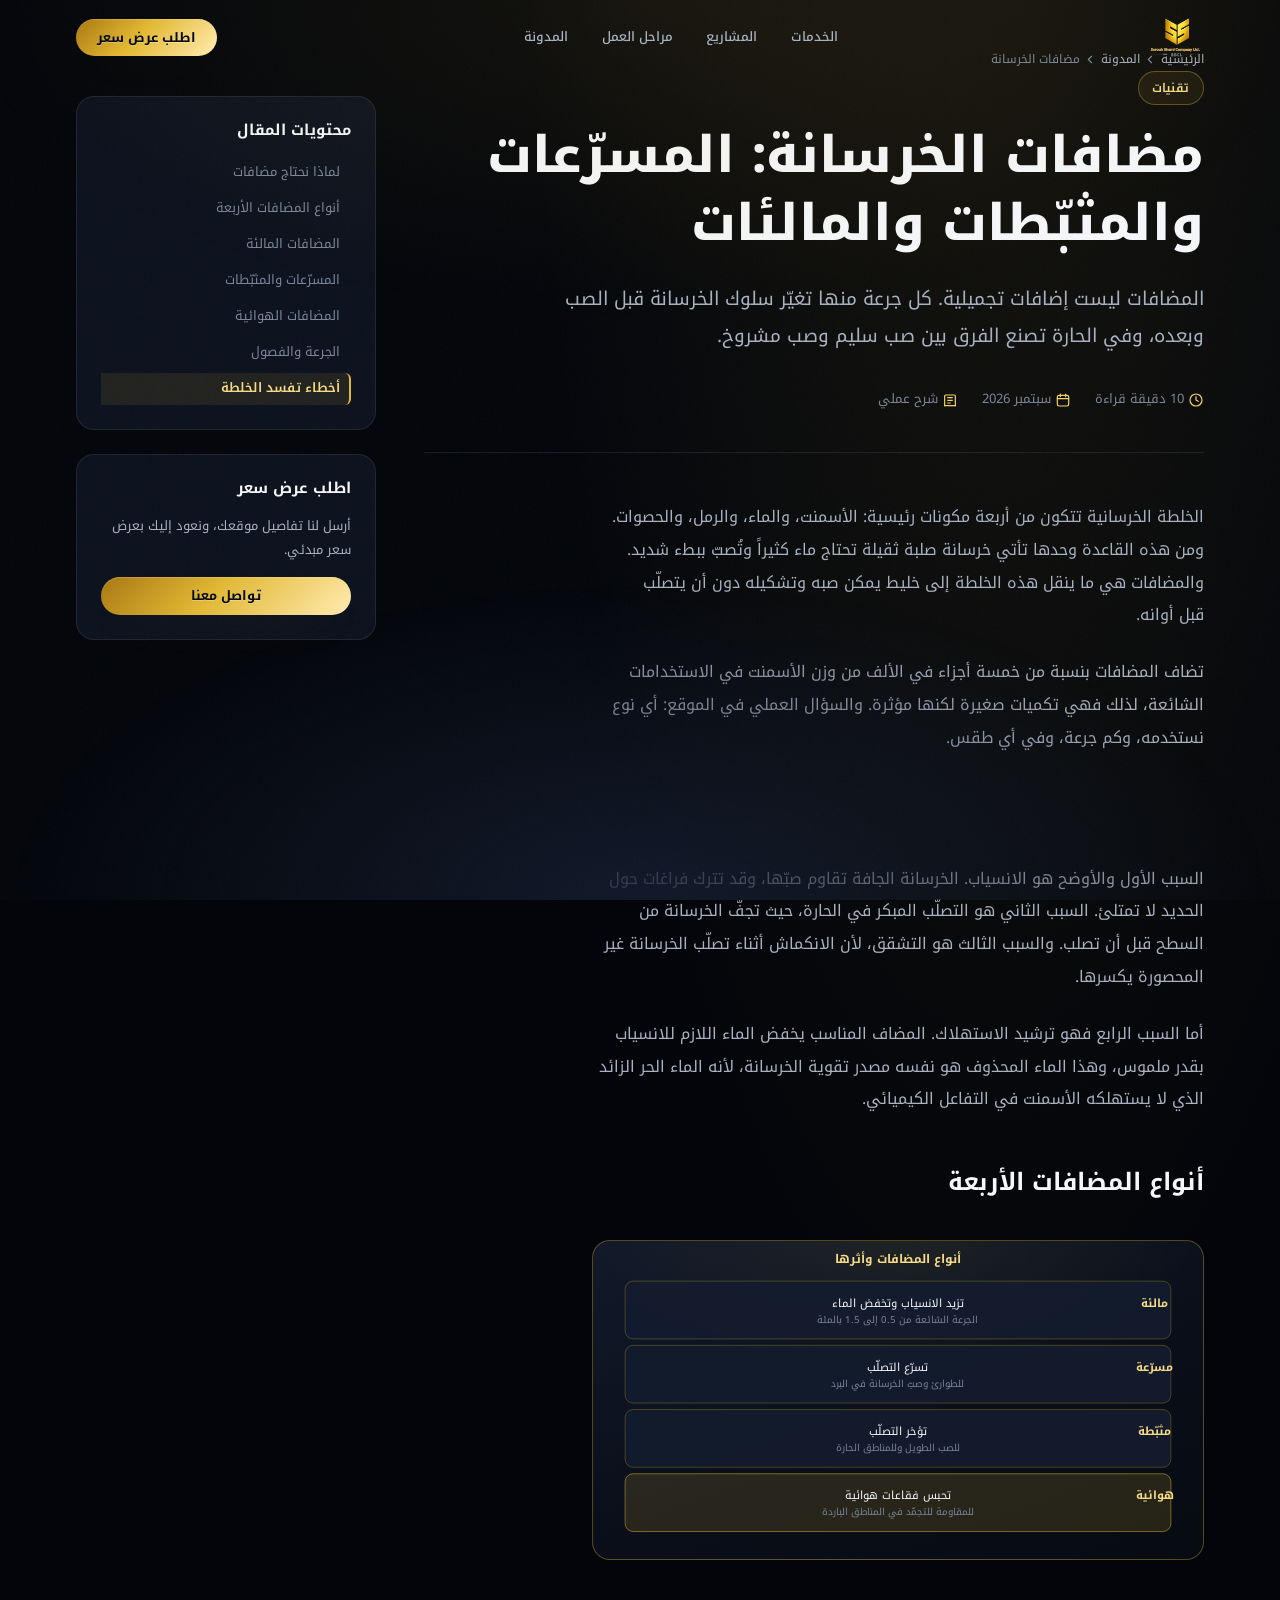
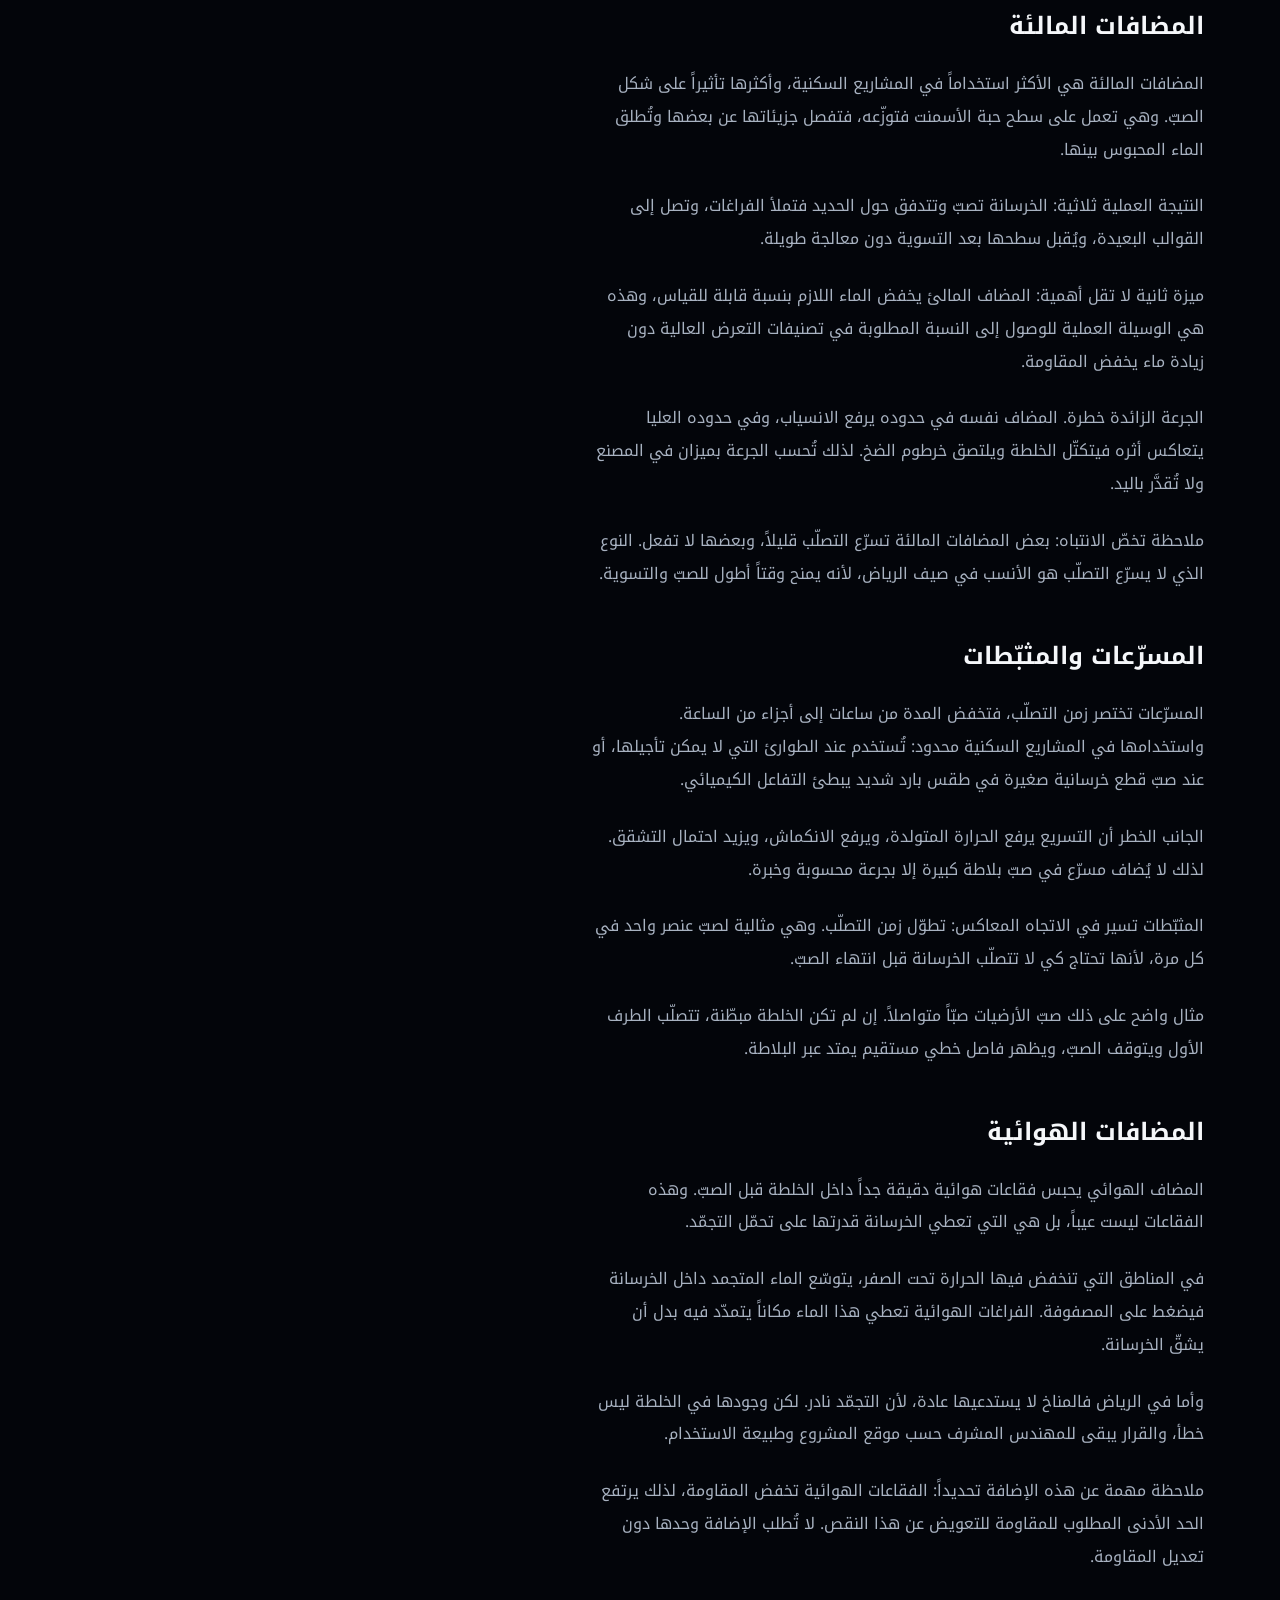
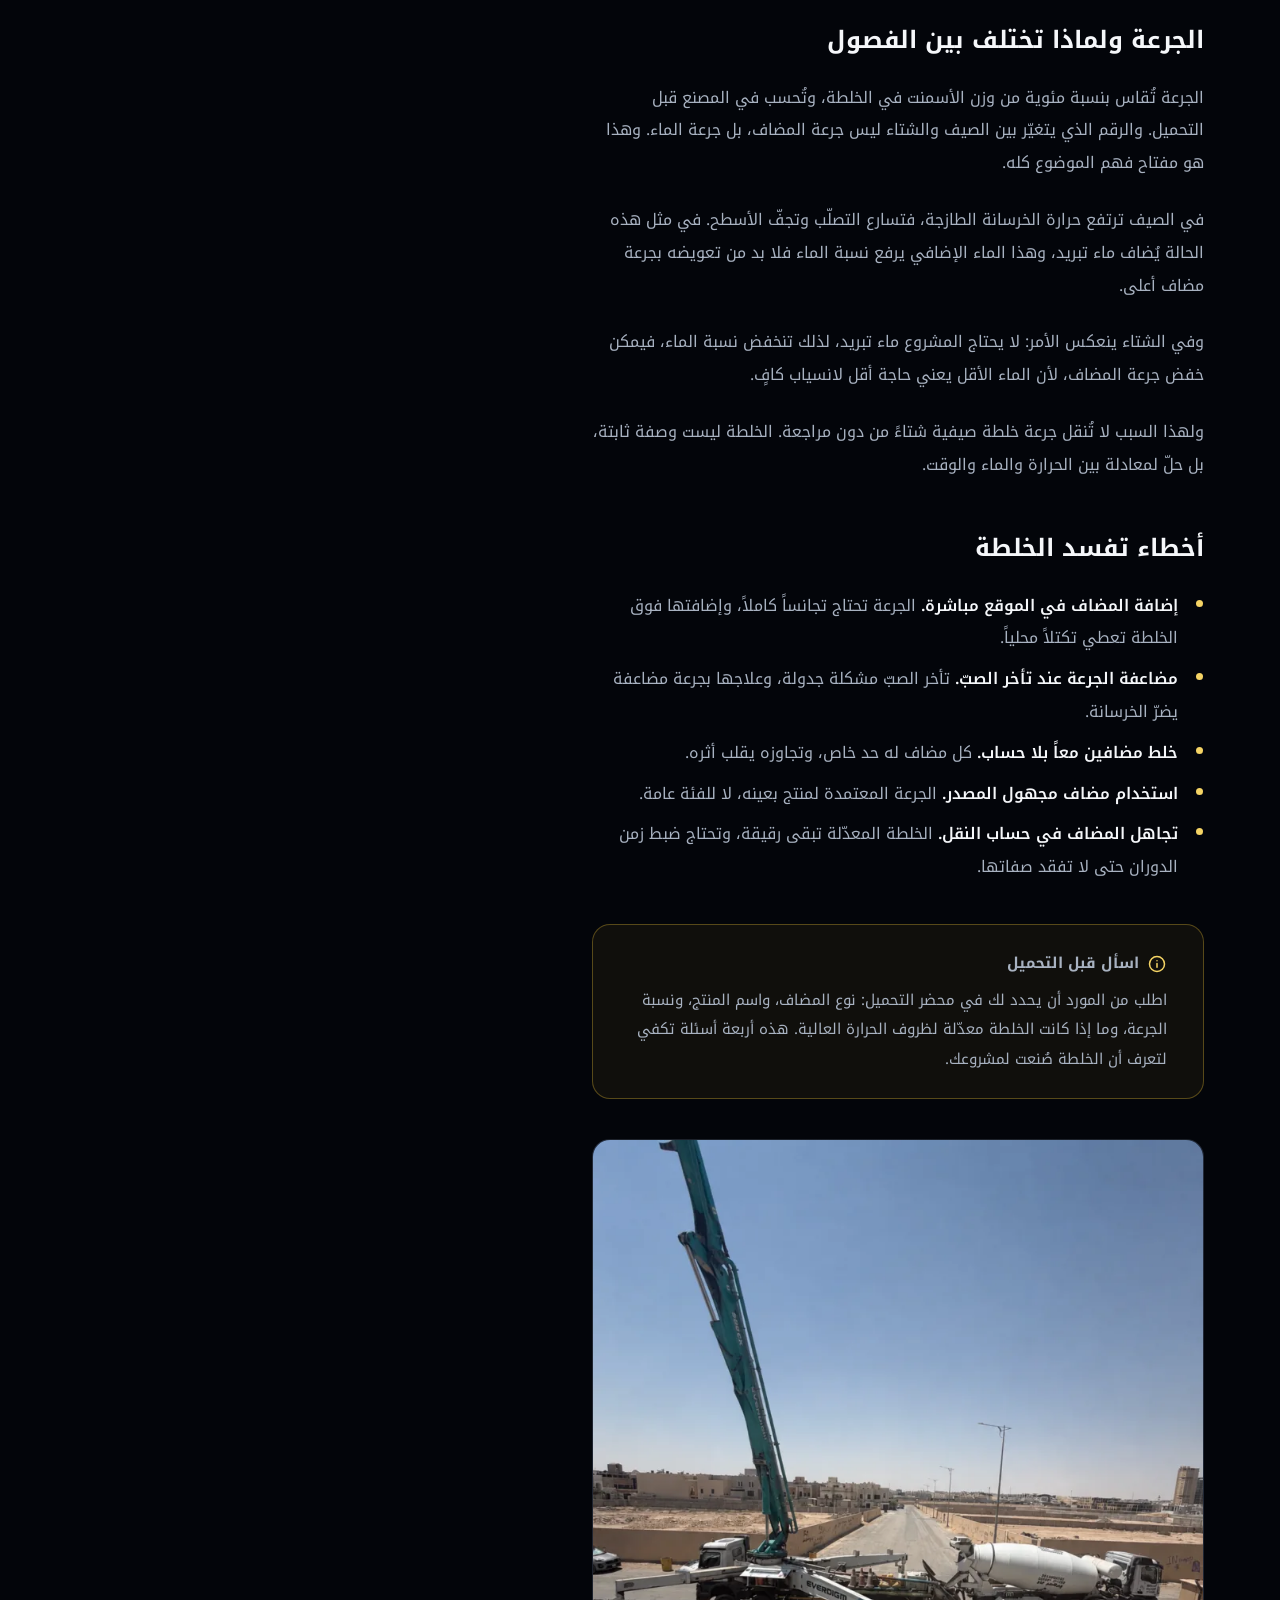
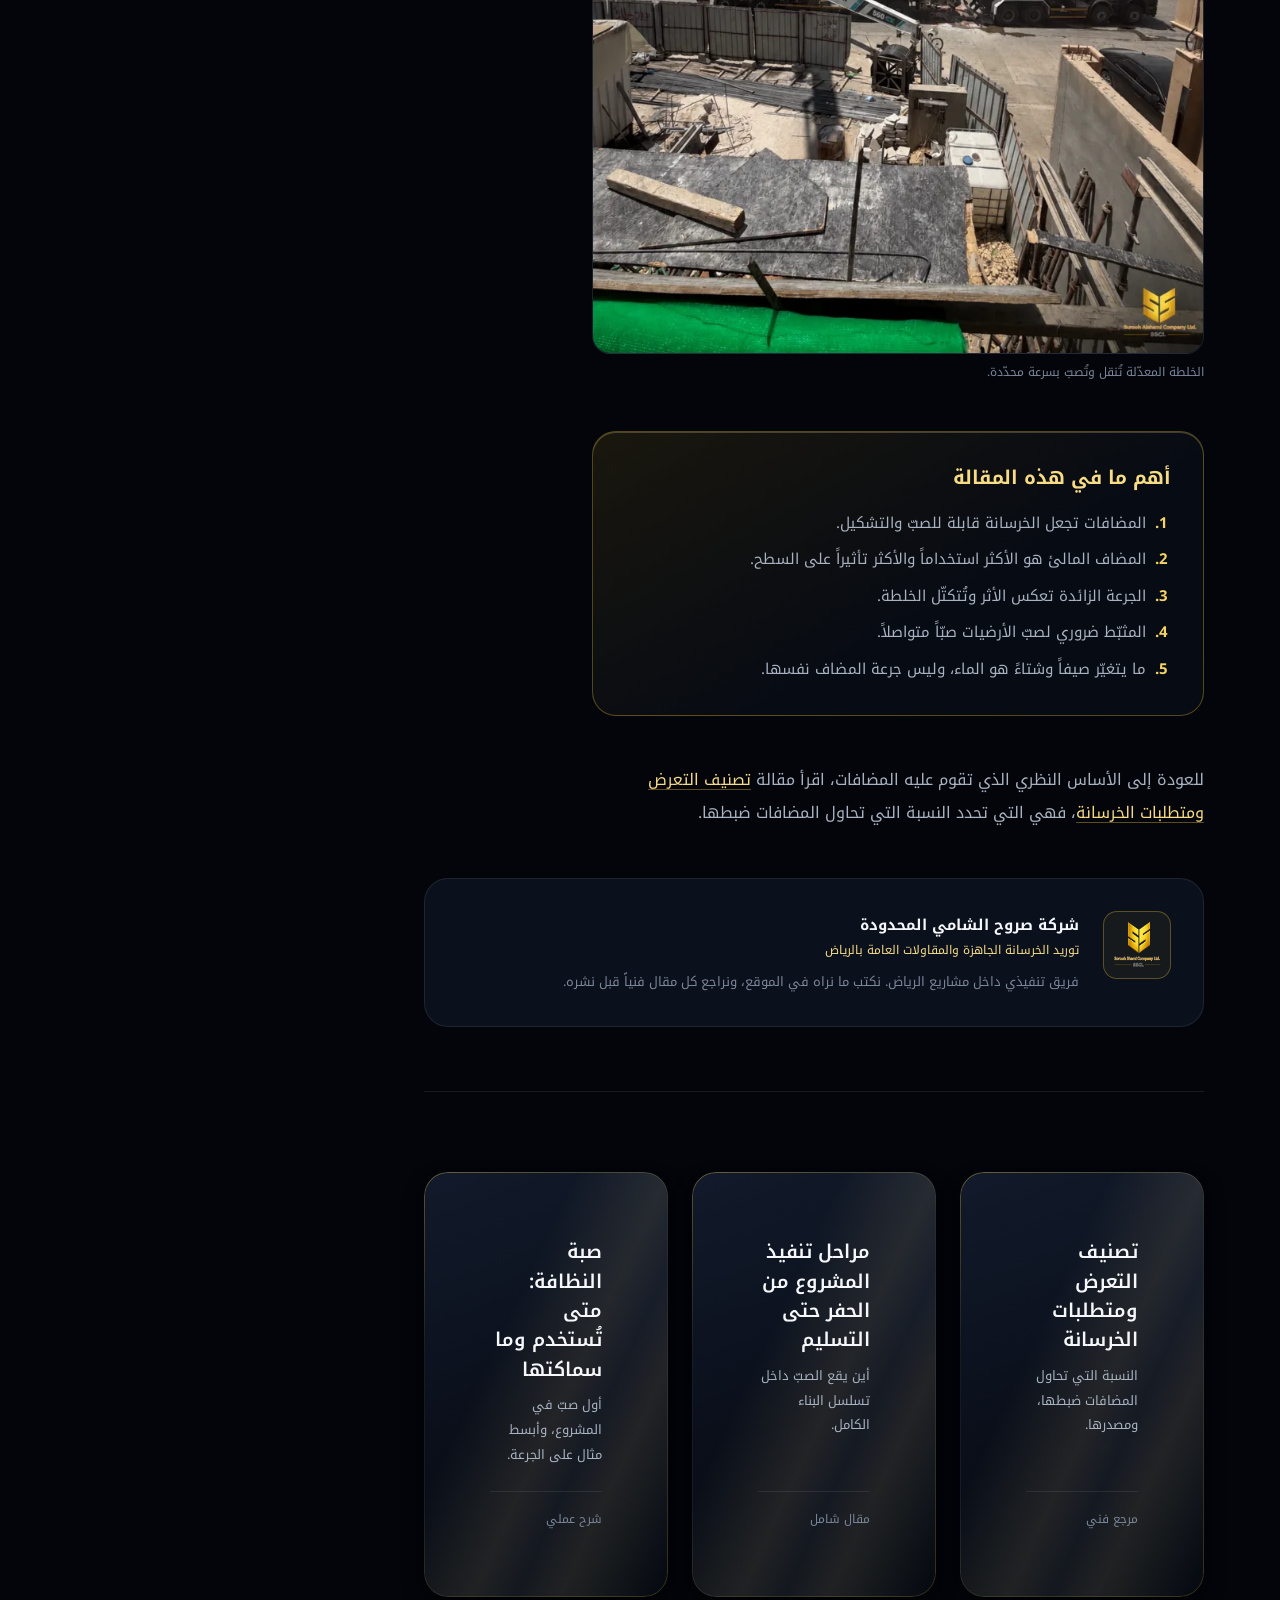
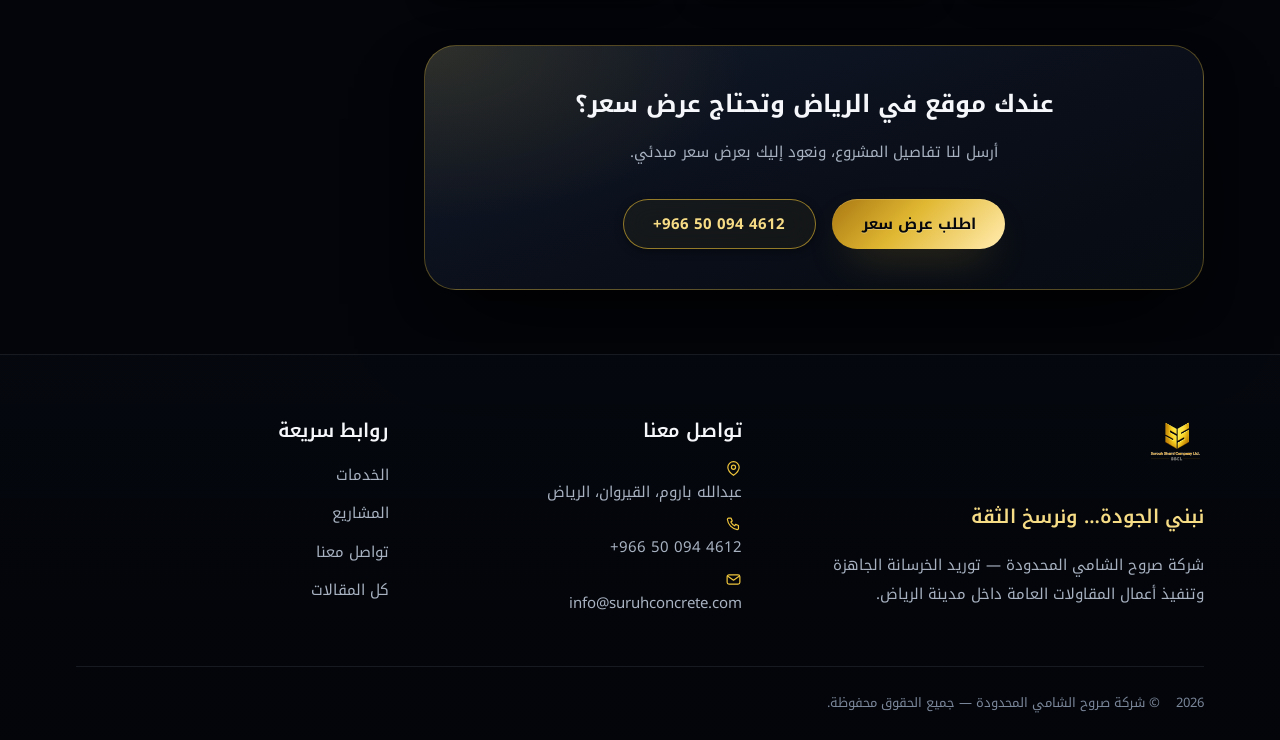
<file: blog/concrete-chemical-admixtures/index.html>
<!doctype html>
<html lang="ar" dir="rtl">
  <head>
    <meta charset="utf-8" />
    <meta name="viewport" content="width=device-width, initial-scale=1" />
    <title>مضافات الخرسانة: المسرّعات والمثبّطات والمالئات</title>
    <meta name="description" content="ماذا تفعل كل إضافة داخل الخلطة قبل الصب؟ شرح عملي للمضافات المالئة والمسرّعات والمثبّطات، ولماذا تختلف الجرعة بين صيف الرياض والشتاء، والأخطاء التي تُضعف الخرسانة." />

    <!-- REPLACE-ME (domain) — set to the real public URL before going live -->
    <link rel="canonical" href="https://REPLACE-ME.example/blog/concrete-chemical-admixtures/" />

    <meta property="og:type" content="article" />
    <meta property="og:locale" content="ar_SA" />
    <meta property="og:site_name" content="شركة صروح الشامي المحدودة" />
    <meta property="og:title" content="مضافات الخرسانة: المسرّعات والمثبّطات والمالئات" />
    <meta property="og:description" content="ما تفعله كل إضافة داخل الخلطة قبل الصب، ولماذا تختلف الجرعة بين الرياض صيفاً والخلط العادي شتاءً." />
    <meta property="og:url" content="https://REPLACE-ME.example/blog/concrete-chemical-admixtures/" />
    <meta property="og:image" content="https://REPLACE-ME.example/assets/img/projects/south-narjis-roof.webp" />
    <meta name="twitter:card" content="summary_large_image" />
    <meta name="twitter:title" content="مضافات الخرسانة: المسرّعات والمثبّطات والمالئات" />
    <meta name="twitter:description" content="ما تفعله كل إضافة داخل الخلطة قبل الصب، ولماذا تختلف الجرعة بين الرياض صيفاً والخلط العادي شتاءً." />
    <meta name="twitter:image" content="https://REPLACE-ME.example/assets/img/projects/south-narjis-roof.webp" />

    <link rel="icon" type="image/png" sizes="150x150" href="../../assets/img/favicon-150.png" />
    <link rel="apple-touch-icon" href="../../assets/img/apple-touch-180.png" />
    <link rel="manifest" href="../../site.webmanifest" />

    <link
      rel="preload"
      href="../../assets/fonts/NotoKufiArabic-arabic.woff2"
      as="font"
      type="font/woff2"
      crossorigin
    />
    <link
      rel="preload"
      href="../../assets/fonts/NotoKufiArabic-latin.woff2"
      as="font"
      type="font/woff2"
      crossorigin
    />

    <link rel="stylesheet" href="../../assets/css/tokens.css" />
    <link rel="stylesheet" href="../../assets/css/base.css" />
    <link rel="stylesheet" href="../../assets/css/components.css" />
    <link rel="stylesheet" href="../../assets/css/blog.css" />

    <!-- Marks that JS is available so scroll-reveal styles only apply then -->
    <script>
      document.documentElement.classList.add("js");
    </script>

    <script type="application/ld+json">
      {
        "@context": "https://schema.org",
        "@graph": [
          {
            "@type": "BlogPosting",
            "@id": "https://REPLACE-ME.example/blog/concrete-chemical-admixtures/#article",
            "headline": "مضافات الخرسانة: المسرّعات والمثبّطات والمالئات",
            "description": "ماذا تفعل كل إضافة داخل الخلطة قبل الصب؟ شرح عملي للمضافات المالئة والمسرّعات والمثبّطات، ولماذا تختلف الجرعة بين صيف الرياض والشتاء، والأخطاء التي تُضعف الخرسانة.",
            "inLanguage": "ar",
            "articleSection": "تقنيات",
            "wordCount": 1380,
            "datePublished": "2026-09-27",
            "dateModified": "2026-09-27",
            "url": "https://REPLACE-ME.example/blog/concrete-chemical-admixtures/",
            "mainEntityOfPage": {
              "@type": "WebPage",
              "@id": "https://REPLACE-ME.example/blog/concrete-chemical-admixtures/"
            },
            "image": "https://REPLACE-ME.example/assets/img/projects/south-narjis-roof.webp",
            "author": {
              "@type": "Organization",
              "name": "شركة صروح الشامي المحدودة",
              "url": "https://REPLACE-ME.example/"
            },
            "publisher": {
              "@type": "Organization",
              "name": "شركة صروح الشامي المحدودة",
              "logo": {
                "@type": "ImageObject",
                "url": "https://REPLACE-ME.example/assets/img/icon-512.png"
              },
              "url": "https://REPLACE-ME.example/"
            }
          },
          {
            "@type": "BreadcrumbList",
            "itemListElement": [
              {
                "@type": "ListItem",
                "position": 1,
                "name": "الصفحة الرئيسية",
                "item": "https://REPLACE-ME.example/"
              },
              {
                "@type": "ListItem",
                "position": 2,
                "name": "المدونة",
                "item": "https://REPLACE-ME.example/blog/"
              },
              {
                "@type": "ListItem",
                "position": 3,
                "name": "مضافات الخرسانة",
                "item": "https://REPLACE-ME.example/blog/concrete-chemical-admixtures/"
              }
            ]
          }
        ]
      }
    </script>
  </head>

  <body class="article-page">
    <a class="skip-link" href="#main">تخطَّ إلى المحتوى</a>

    <header class="site-header">
      <div class="container site-header__inner">
        <a class="logo" href="../../index.html" aria-label="شركة صروح الشامي — الصفحة الرئيسية">
          <img
            class="logo__img"
            src="../../assets/img/logo.png"
            alt="شعار شركة صروح الشامي المحدودة"
            width="880"
            height="695"
            decoding="async"
          />
        </a>

        <nav class="site-nav" aria-label="روابط الموقع">
          <a class="site-nav__link" href="../../index.html#services">الخدمات</a>
          <a class="site-nav__link" href="../../index.html#projects">المشاريع</a>
          <a class="site-nav__link" href="../../index.html#process">مراحل العمل</a>
          <a class="site-nav__link" href="../" aria-current="page">المدونة</a>
        </nav>

        <div class="site-header__actions">
          <a class="btn btn--primary btn--sm" href="../../index.html#contact">اطلب عرض سعر</a>
        </div>
      </div>
    </header>

    <main id="main">
      <div class="container article-shell">
        <article>
          <header class="article-head">
            <nav class="crumbs" aria-label="مسار التصفح">
              <a href="../../index.html">الرئيسية</a>
              <svg viewBox="0 0 24 24" aria-hidden="true" focusable="false"><path d="m14 6-6 6 6 6" /></svg>
              <a href="../">المدونة</a>
              <svg viewBox="0 0 24 24" aria-hidden="true" focusable="false"><path d="m14 6-6 6 6 6" /></svg>
              <span>مضافات الخرسانة</span>
            </nav>

            <p class="article-head__eyebrow">تقنيات</p>

            <h1 class="article-head__title">مضافات الخرسانة: المسرّعات والمثبّطات والمالئات</h1>

            <p class="article-head__lead">المضافات ليست إضافات تجميلية. كل جرعة منها تغيّر سلوك الخرسانة قبل الصب وبعده، وفي الحارة تصنع الفرق بين صب سليم وصب مشروخ.</p>

            <div class="article-meta">
              <span class="article-meta__item">
                <svg viewBox="0 0 24 24" aria-hidden="true" focusable="false"><circle cx="12" cy="12" r="9" /><path d="M12 7v5l3.2 2" /></svg>
                <span class="tnum">10</span> دقيقة قراءة
              </span>
              <span class="article-meta__item">
                <svg viewBox="0 0 24 24" aria-hidden="true" focusable="false"><rect x="3.5" y="5" width="17" height="16" rx="2.6" /><path d="M3.5 10h17M8 3v4M16 3v4" /></svg>
                <time datetime="2026-09-27">سبتمبر 2026</time>
              </span>
              <span class="article-meta__item">
                <svg viewBox="0 0 24 24" aria-hidden="true" focusable="false"><path d="M4 20.5V6.2a1.7 1.7 0 0 1 1.7-1.7h12.6A1.7 1.7 0 0 1 20 6.2v14.3" /><path d="M4 20.5h16M8.5 8.5h7M8.5 12.5h7M8.5 16.5h4" /></svg>
                شرح عملي
              </span>
            </div>
          </header>

          <div class="prose">
            <p>
              الخلطة الخرسانية تتكون من أربعة مكونات رئيسية: الأسمنت، والماء،
              والرمل، والحصوات. ومن هذه القاعدة وحدها تأتي خرسانة صلبة ثقيلة
              تحتاج ماء كثيراً وتُصبّ ببطء شديد. والمضافات هي ما ينقل هذه
              الخلطة إلى خليط يمكن صبه وتشكيله دون أن يتصلّب قبل أوانه.
            </p>
            <p>
              تضاف المضافات بنسبة من خمسة أجزاء في الألف من وزن الأسمنت في
              الاستخدامات الشائعة، لذلك فهي تكميات صغيرة لكنها مؤثرة. والسؤال
              العملي في الموقع: أي نوع نستخدمه، وكم جرعة، وفي أي طقس.
            </p>

            <h2 id="why">لماذا نحتاج مضافات خرسانية أصلاً</h2>
            <p>
              السبب الأول والأوضح هو الانسياب. الخرسانة الجافة تقاوم صبّها، وقد
              تترك فراغات حول الحديد لا تمتلئ. السبب الثاني هو التصلّب المبكر
              في الحارة، حيث تجفّ الخرسانة من السطح قبل أن تصلب. والسبب الثالث
              هو التشقق، لأن الانكماش أثناء تصلّب الخرسانة غير المحصورة يكسرها.
            </p>
            <p>
              أما السبب الرابع فهو ترشيد الاستهلاك. المضاف المناسب يخفض الماء
              اللازم للانسياب بقدر ملموس، وهذا الماء المحذوف هو نفسه مصدر تقوية
              الخرسانة، لأنه الماء الحر الزائد الذي لا يستهلكه الأسمنت في التفاعل
              الكيميائي.
            </p>

            <h2 id="types">أنواع المضافات الأربعة</h2>

            <svg class="diagram" viewBox="0 0 760 396" direction="rtl" role="img" aria-label="مخطط يوضح أنواع مضافات الخرسانة الأربعة وأثر كل نوع على الخرسانة">
              <text class="d-title" x="380" y="28" text-anchor="middle" font-size="15">أنواع المضافات وأثرها</text>

              <rect class="d-box" x="40" y="50" width="680" height="72" rx="10" />
              <text class="d-accent" x="700" y="82" text-anchor="middle" font-size="14">مالئة</text>
              <text x="380" y="82" text-anchor="middle" font-size="14">تزيد الانسياب وتخفض الماء</text>
              <text class="d-muted" x="380" y="102" text-anchor="middle">الجرعة الشائعة من 0.5 إلى 1.5 بالمئة</text>

              <rect class="d-box" x="40" y="130" width="680" height="72" rx="10" />
              <text class="d-accent" x="700" y="162" text-anchor="middle" font-size="14">مسرّعة</text>
              <text x="380" y="162" text-anchor="middle" font-size="14">تسرّع التصلّب</text>
              <text class="d-muted" x="380" y="182" text-anchor="middle">للطوارئ وصبّ الخرسانة في البرد</text>

              <rect class="d-box" x="40" y="210" width="680" height="72" rx="10" />
              <text class="d-accent" x="700" y="242" text-anchor="middle" font-size="14">مثبّطة</text>
              <text x="380" y="242" text-anchor="middle" font-size="14">تؤخر التصلّب</text>
              <text class="d-muted" x="380" y="262" text-anchor="middle">للصب الطويل وللمناطق الحارة</text>

              <rect class="d-box--gold" x="40" y="290" width="680" height="72" rx="10" />
              <text class="d-accent" x="700" y="322" text-anchor="middle" font-size="14">هوائية</text>
              <text x="380" y="322" text-anchor="middle" font-size="14">تحبس فقاعات هوائية</text>
              <text class="d-muted" x="380" y="342" text-anchor="middle">للمقاومة للتجمّد في المناطق الباردة</text>
            </svg>

            <h2 id="plasticizer">المضافات المالئة</h2>
            <p>
              المضافات المالئة هي الأكثر استخداماً في المشاريع السكنية، وأكثرها
              تأثيراً على شكل الصبّ. وهي تعمل على سطح حبة الأسمنت فتوزّعه، فتفصل
              جزيئاتها عن بعضها وتُطلق الماء المحبوس بينها.
            </p>
            <p>
              النتيجة العملية ثلاثية: الخرسانة تصبّ وتتدفق حول الحديد فتملأ
              الفراغات، وتصل إلى القوالب البعيدة، ويُقبل سطحها بعد التسوية دون
              معالجة طويلة.
            </p>
            <p>
              ميزة ثانية لا تقل أهمية: المضاف المالئ يخفض الماء اللازم بنسبة
              قابلة للقياس، وهذه هي الوسيلة العملية للوصول إلى النسبة المطلوبة
              في تصنيفات التعرض العالية دون زيادة ماء يخفض المقاومة.
            </p>
            <p>
              الجرعة الزائدة خطرة. المضاف نفسه في حدوده يرفع الانسياب، وفي
              حدوده العليا يتعاكس أثره فيتكتّل الخلطة ويلتصق خرطوم الضخ. لذلك
              تُحسب الجرعة بميزان في المصنع ولا تُقدَّر باليد.
            </p>
            <p>
              ملاحظة تخصّ الانتباه: بعض المضافات المالئة تسرّع التصلّب قليلاً،
              وبعضها لا تفعل. النوع الذي لا يسرّع التصلّب هو الأنسب في صيف
              الرياض، لأنه يمنح وقتاً أطول للصبّ والتسوية.
            </p>

            <h2 id="retarder">المسرّعات والمثبّطات</h2>
            <p>
              المسرّعات تختصر زمن التصلّب، فتخفض المدة من ساعات إلى أجزاء من
              الساعة. واستخدامها في المشاريع السكنية محدود: تُستخدم عند الطوارئ
              التي لا يمكن تأجيلها، أو عند صبّ قطع خرسانية صغيرة في طقس بارد
              شديد يبطئ التفاعل الكيميائي.
            </p>
            <p>
              الجانب الخطر أن التسريع يرفع الحرارة المتولدة، ويرفع الانكماش،
              ويزيد احتمال التشقق. لذلك لا يُضاف مسرّع في صبّ بلاطة كبيرة إلا
              بجرعة محسوبة وخبرة.
            </p>
            <p>
              المثبّطات تسير في الاتجاه المعاكس: تطوّل زمن التصلّب. وهي مثالية
              لصبّ عنصر واحد في كل مرة، لأنها تحتاج كي لا تتصلّب الخرسانة قبل
              انتهاء الصبّ.
            </p>
            <p>
              مثال واضح على ذلك صبّ الأرضيات صبّاً متواصلاً. إن لم تكن الخلطة
              مبطّنة، تتصلّب الطرف الأول ويتوقف الصبّ، ويظهر فاصل خطي مستقيم
              يمتد عبر البلاطة.
            </p>

            <h2 id="air">المضافات الهوائية</h2>
            <p>
              المضاف الهوائي يحبس فقاعات هوائية دقيقة جداً داخل الخلطة قبل الصبّ.
              وهذه الفقاعات ليست عيباً، بل هي التي تعطي الخرسانة قدرتها على
              تحمّل التجمّد.
            </p>
            <p>
              في المناطق التي تنخفض فيها الحرارة تحت الصفر، يتوسّع الماء المتجمد
              داخل الخرسانة فيضغط على المصفوفة. الفراغات الهوائية تعطي هذا الماء
              مكاناً يتمدّد فيه بدل أن يشقّ الخرسانة.
            </p>
            <p>
              وأما في الرياض فالمناخ لا يستدعيها عادة، لأن التجمّد نادر. لكن
              وجودها في الخلطة ليس خطأ، والقرار يبقى للمهندس المشرف حسب موقع
              المشروع وطبيعة الاستخدام.
            </p>
            <p>
              ملاحظة مهمة عن هذه الإضافة تحديداً: الفقاعات الهوائية تخفض المقاومة،
              لذلك يرتفع الحد الأدنى المطلوب للمقاومة للتعويض عن هذا النقص. لا
              تُطلب الإضافة وحدها دون تعديل المقاومة.
            </p>

            <h2 id="dose">الجرعة ولماذا تختلف بين الفصول</h2>
            <p>
              الجرعة تُقاس بنسبة مئوية من وزن الأسمنت في الخلطة، وتُحسب في
              المصنع قبل التحميل. والرقم الذي يتغيّر بين الصيف والشتاء ليس جرعة
              المضاف، بل جرعة الماء. وهذا هو مفتاح فهم الموضوع كله.
            </p>
            <p>
              في الصيف ترتفع حرارة الخرسانة الطازجة، فتسارع التصلّب وتجفّ
              الأسطح. في مثل هذه الحالة يُضاف ماء تبريد، وهذا الماء الإضافي يرفع
              نسبة الماء فلا بد من تعويضه بجرعة مضاف أعلى.
            </p>
            <p>
              وفي الشتاء ينعكس الأمر: لا يحتاج المشروع ماء تبريد، لذلك تنخفض
              نسبة الماء، فيمكن خفض جرعة المضاف، لأن الماء الأقل يعني حاجة أقل
              لانسياب كافٍ.
            </p>
            <p>
              ولهذا السبب لا تُنقل جرعة خلطة صيفية شتاءً من دون مراجعة. الخلطة
              ليست وصفة ثابتة، بل حلّ لمعادلة بين الحرارة والماء والوقت.
            </p>

            <h2 id="mistakes">أخطاء تفسد الخلطة</h2>
            <ul>
              <li>
                <strong>إضافة المضاف في الموقع مباشرة.</strong> الجرعة تحتاج
                تجانساً كاملاً، وإضافتها فوق الخلطة تعطي تكتلاً محلياً.
              </li>
              <li>
                <strong>مضاعفة الجرعة عند تأخر الصبّ.</strong> تأخر الصبّ مشكلة
                جدولة، وعلاجها بجرعة مضاعفة يضرّ الخرسانة.
              </li>
              <li>
                <strong>خلط مضافين معاً بلا حساب.</strong> كل مضاف له حد خاص،
                وتجاوزه يقلب أثره.
              </li>
              <li>
                <strong>استخدام مضاف مجهول المصدر.</strong> الجرعة المعتمدة
                لمنتج بعينه، لا للفئة عامة.
              </li>
              <li>
                <strong>تجاهل المضاف في حساب النقل.</strong> الخلطة المعدّلة
                تبقى رقيقة، وتحتاج ضبط زمن الدوران حتى لا تفقد صفاتها.
              </li>
            </ul>

            <div class="callout">
              <p class="callout__title">
                <svg viewBox="0 0 24 24" aria-hidden="true" focusable="false"><circle cx="12" cy="12" r="9" /><path d="M12 8.2v.01M12 11.4v4.6" /></svg>
                اسأل قبل التحميل
              </p>
              <p>
                اطلب من المورد أن يحدد لك في محضر التحميل: نوع المضاف، واسم
                المنتج، ونسبة الجرعة، وما إذا كانت الخلطة معدّلة لظروف الحرارة
                العالية. هذه أربعة أسئلة تكفي لتعرف أن الخلطة صُنعت لمشروعك.
              </p>
            </div>

            <figure class="figure">
              <img
                src="../../assets/img/projects/south-narjis-roof.webp"
                alt="صبّ خرسانة جاهزة في سطح مشروع سكني بالرياض"
                width="768"
                height="1024"
                loading="lazy"
                decoding="async"
              />
              <figcaption>الخلطة المعدّلة تُنقل وتُصبّ بسرعة محدّدة.</figcaption>
            </figure>

            <div class="takeaways">
              <h2>أهم ما في هذه المقالة</h2>
              <ol>
                <li>المضافات تجعل الخرسانة قابلة للصبّ والتشكيل.</li>
                <li>المضاف المالئ هو الأكثر استخداماً والأكثر تأثيراً على السطح.</li>
                <li>الجرعة الزائدة تعكس الأثر وتُتكتّل الخلطة.</li>
                <li>المثبّط ضروري لصبّ الأرضيات صبّاً متواصلاً.</li>
                <li>ما يتغيّر صيفاً وشتاءً هو الماء، وليس جرعة المضاف نفسها.</li>
              </ol>
            </div>

            <p>
              للعودة إلى الأساس النظري الذي تقوم عليه المضافات، اقرأ مقالة
              <a href="../concrete-exposure-classes-r1-r2-r3/">تصنيف التعرض
              ومتطلبات الخرسانة</a>، فهي التي تحدد النسبة التي تحاول المضافات ضبطها.
            </p>
          </div>

          <div class="author">
            <img
              class="author__logo"
              src="../../assets/img/logo.png"
              alt=""
              aria-hidden="true"
              width="880"
              height="695"
              loading="lazy"
              decoding="async"
            />
            <div>
              <p class="author__name">شركة صروح الشامي المحدودة</p>
              <p class="author__role">توريد الخرسانة الجاهزة والمقاولات العامة بالرياض</p>
              <p class="author__bio">
                فريق تنفيذي داخل مشاريع الرياض. نكتب ما نراه في الموقع، ونراجع كل
                مقال فنياً قبل نشره.
              </p>
            </div>
          </div>

          <section class="related" aria-labelledby="related-title">
            <h2 class="sr-only" id="related-title">مقالات ذات صلة</h2>
            <div class="related__grid">
              <a class="card post-card" href="../concrete-exposure-classes-r1-r2-r3/">
                <span class="card__glow" aria-hidden="true"></span>
                <span class="card__sheen" aria-hidden="true"></span>
                <span class="post-card__body">
                  <h3 class="post-card__title">تصنيف التعرض ومتطلبات الخرسانة</h3>
                  <p class="post-card__text">النسبة التي تحاول المضافات ضبطها، ومصدرها.</p>
                  <span class="post-card__foot"><span>مرجع فني</span></span>
                </span>
              </a>

              <a class="card post-card" href="../general-contracting-riyadh-stages/">
                <span class="card__glow" aria-hidden="true"></span>
                <span class="card__sheen" aria-hidden="true"></span>
                <span class="post-card__body">
                  <h3 class="post-card__title">مراحل تنفيذ المشروع من الحفر حتى التسليم</h3>
                  <p class="post-card__text">أين يقع الصبّ داخل تسلسل البناء الكامل.</p>
                  <span class="post-card__foot"><span>مقال شامل</span></span>
                </span>
              </a>

              <a class="card post-card" href="../blinding-concrete/">
                <span class="card__glow" aria-hidden="true"></span>
                <span class="card__sheen" aria-hidden="true"></span>
                <span class="post-card__body">
                  <h3 class="post-card__title">صبة النظافة: متى تُستخدم وما سماكتها</h3>
                  <p class="post-card__text">أول صبّ في المشروع، وأبسط مثال على الجرعة.</p>
                  <span class="post-card__foot"><span>شرح عملي</span></span>
                </span>
              </a>
            </div>
          </section>

          <div class="article-cta">
            <h2>عندك موقع في الرياض وتحتاج عرض سعر؟</h2>
            <p>أرسل لنا تفاصيل المشروع، ونعود إليك بعرض سعر مبدئي.</p>
            <div class="article-cta__actions">
              <a class="btn btn--primary" href="../../index.html#contact">اطلب عرض سعر</a>
              <a class="btn btn--ghost" href="tel:+966500944612" dir="ltr">+966 50 094 4612</a>
            </div>
          </div>
        </article>

        <aside class="rail" aria-label="محتويات المقال">
          <div class="rail__card">
            <h2 class="rail__title">محتويات المقال</h2>
            <ol>
              <li><a href="#why">لماذا نحتاج مضافات</a></li>
              <li><a href="#types">أنواع المضافات الأربعة</a></li>
              <li><a href="#plasticizer">المضافات المالئة</a></li>
              <li><a href="#retarder">المسرّعات والمثبّطات</a></li>
              <li><a href="#air">المضافات الهوائية</a></li>
              <li><a href="#dose">الجرعة والفصول</a></li>
              <li><a href="#mistakes">أخطاء تفسد الخلطة</a></li>
            </ol>
          </div>

          <div class="rail__card">
            <h2 class="rail__title">اطلب عرض سعر</h2>
            <p class="prose" style="margin: 0 0 var(--space-sm); font-size: var(--fs-xs); line-height: 1.8;">
              أرسل لنا تفاصيل موقعك، ونعود إليك بعرض سعر مبدئي.
            </p>
            <a class="btn btn--primary btn--sm btn--block" href="../../index.html#contact">
              تواصل معنا
            </a>
          </div>
        </aside>
      </div>
    </main>

    <footer class="site-footer">
      <div class="container">
        <div class="site-footer__grid">
          <div>
            <a class="logo" href="../../index.html">
              <img
                class="logo__img"
                src="../../assets/img/logo.png"
                alt="شعار شركة صروح الشامي المحدودة"
                width="880"
                height="695"
                loading="lazy"
                decoding="async"
              />
            </a>
            <p class="site-footer__slogan">نبني الجودة… ونرسخ الثقة</p>
            <p class="site-footer__about">
              شركة صروح الشامي المحدودة — توريد الخرسانة الجاهزة وتنفيذ أعمال
              المقاولات العامة داخل مدينة الرياض.
            </p>
          </div>

          <div>
            <h2 class="site-footer__title">تواصل معنا</h2>
            <ul class="site-footer__list" role="list">
              <li>
                <svg viewBox="0 0 24 24" aria-hidden="true" focusable="false"><path d="M20 10.4c0 6-8 11.2-8 11.2s-8-5.2-8-11.2a8 8 0 0 1 16 0Z" /><circle cx="12" cy="10.2" r="2.9" /></svg>
                <span>عبدالله باروم، القيروان، الرياض</span>
              </li>
              <li>
                <svg viewBox="0 0 24 24" aria-hidden="true" focusable="false"><path d="M5 4.5h3.6l1.6 4-2 1.4a12.4 12.4 0 0 0 5.4 5.4l1.4-2 4 1.6V19a1.6 1.6 0 0 1-1.8 1.6A16.4 16.4 0 0 1 3.4 6.3 1.6 1.6 0 0 1 5 4.5Z" /></svg>
                <a href="tel:+966500944612" dir="ltr">+966 50 094 4612</a>
              </li>
              <li>
                <svg viewBox="0 0 24 24" aria-hidden="true" focusable="false"><rect x="3" y="5.5" width="18" height="13" rx="2.6" /><path d="m3.6 7 8.4 6 8.4-6" /></svg>
                <a href="mailto:info@suruhconcrete.com" dir="ltr">info@suruhconcrete.com</a>
              </li>
            </ul>
          </div>

          <div>
            <h2 class="site-footer__title">روابط سريعة</h2>
            <ul class="site-footer__list" role="list">
              <li><a href="../../index.html#services">الخدمات</a></li>
              <li><a href="../../index.html#projects">المشاريع</a></li>
              <li><a href="../../index.html#contact">تواصل معنا</a></li>
              <li><a href="../">كل المقالات</a></li>
            </ul>
          </div>
        </div>

        <div class="site-footer__bottom">
          <p class="site-footer__legal">
            <span class="tnum">2026</span> © شركة صروح الشامي المحدودة — جميع الحقوق محفوظة.
          </p>
        </div>
      </div>
    </footer>

    <script src="../../assets/js/main.js" defer></script>
  </body>
</html>
</file>
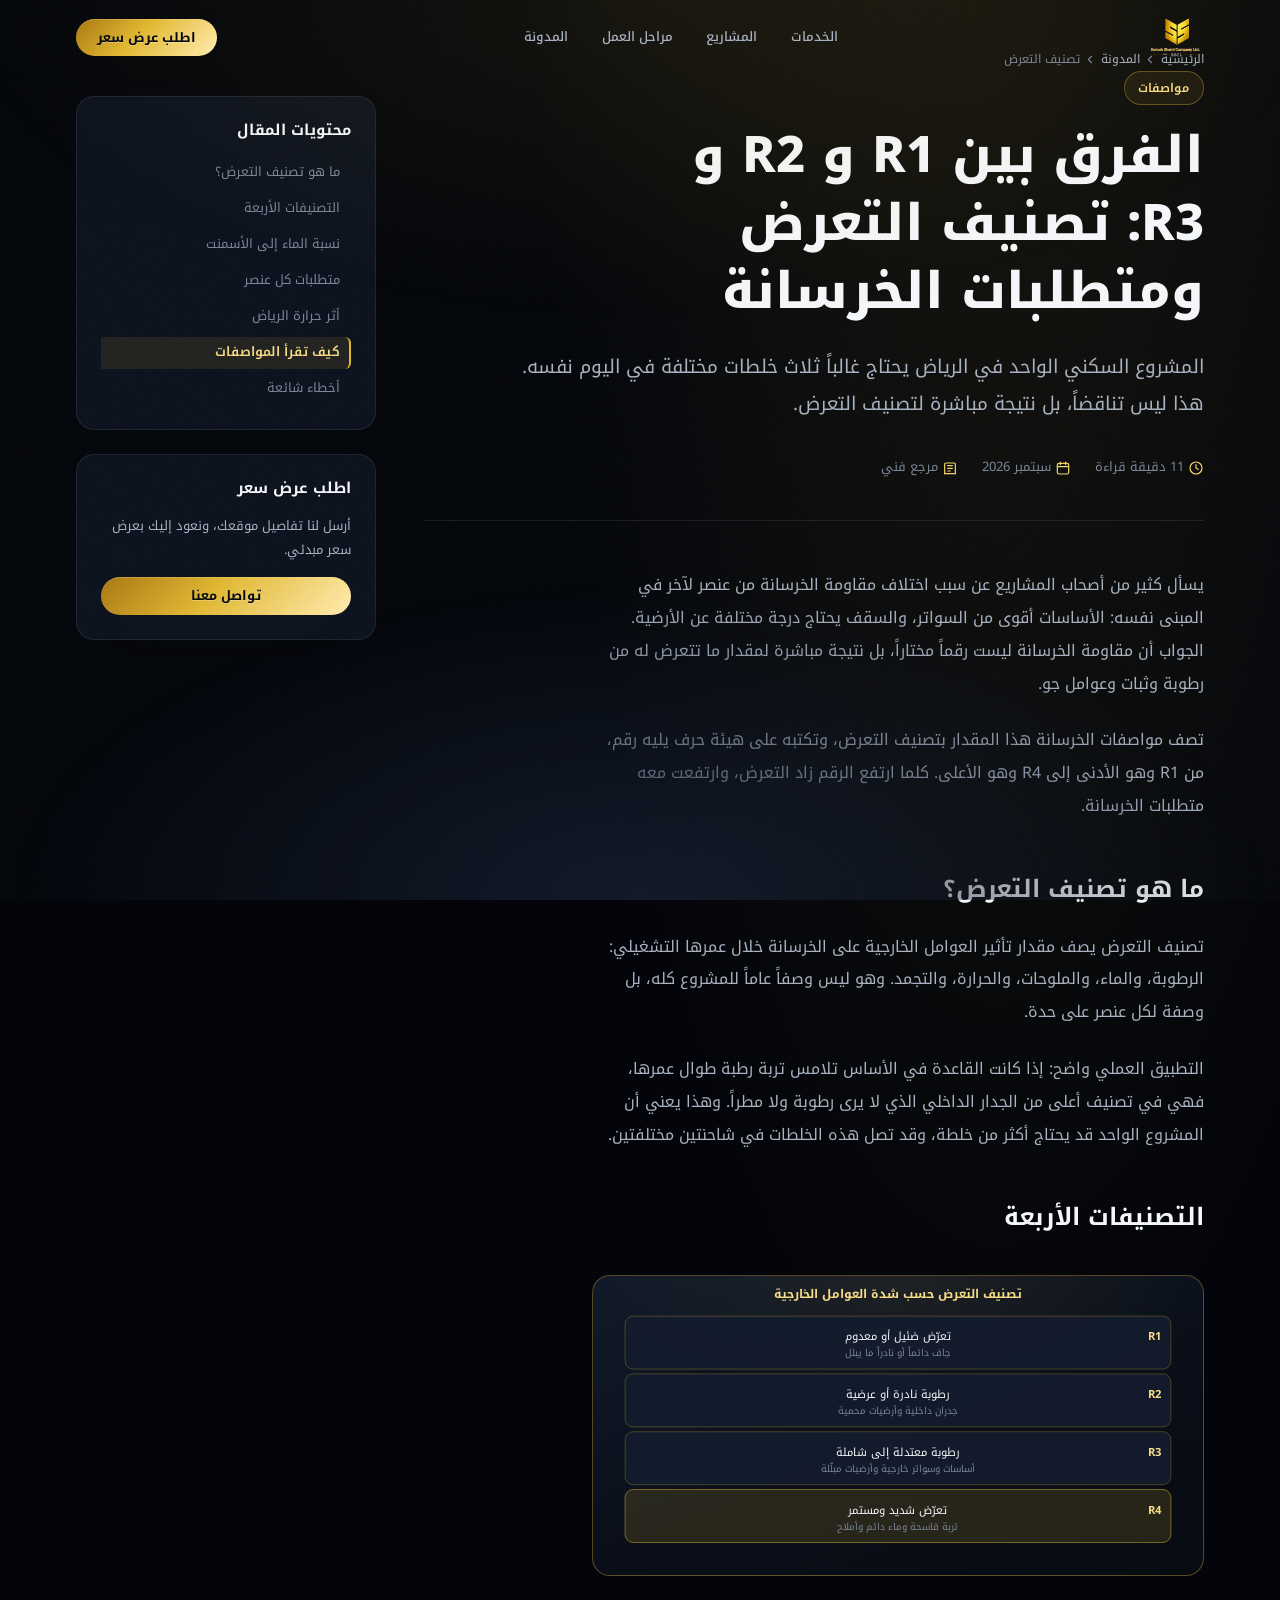
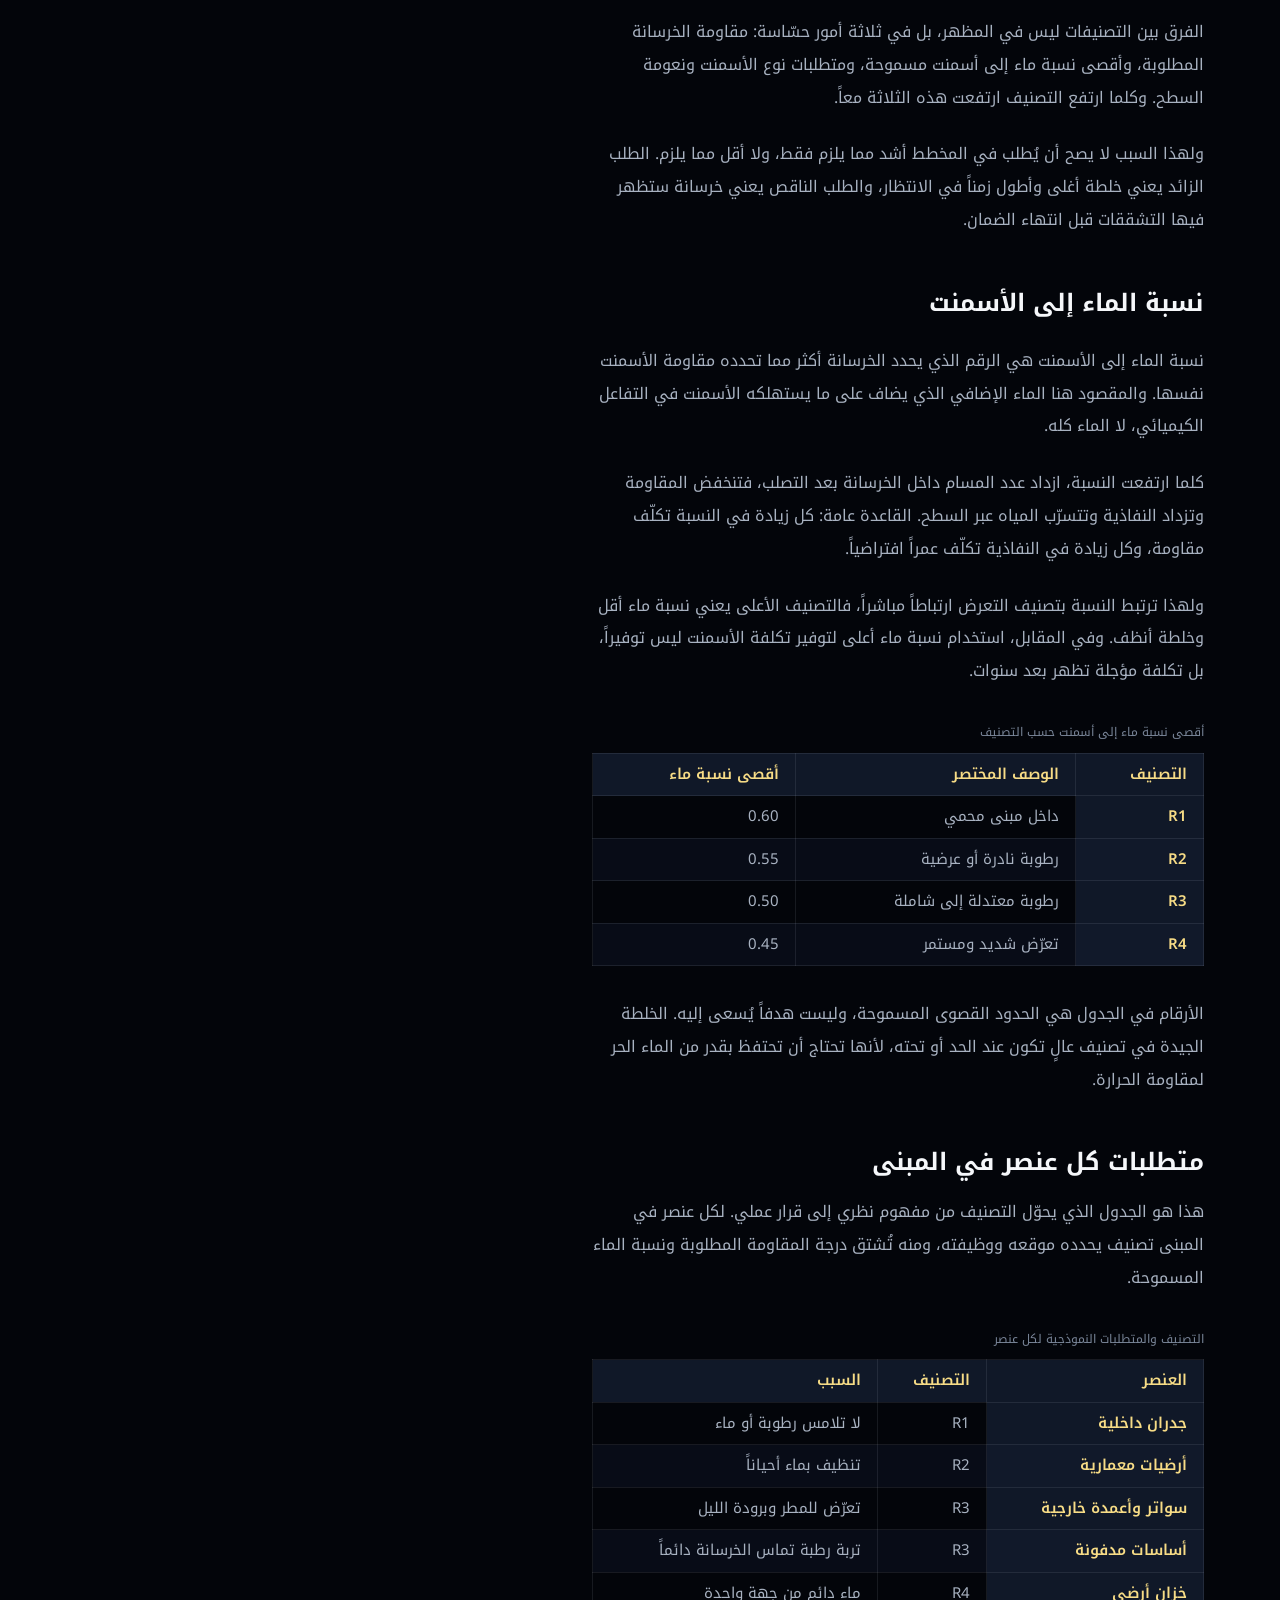
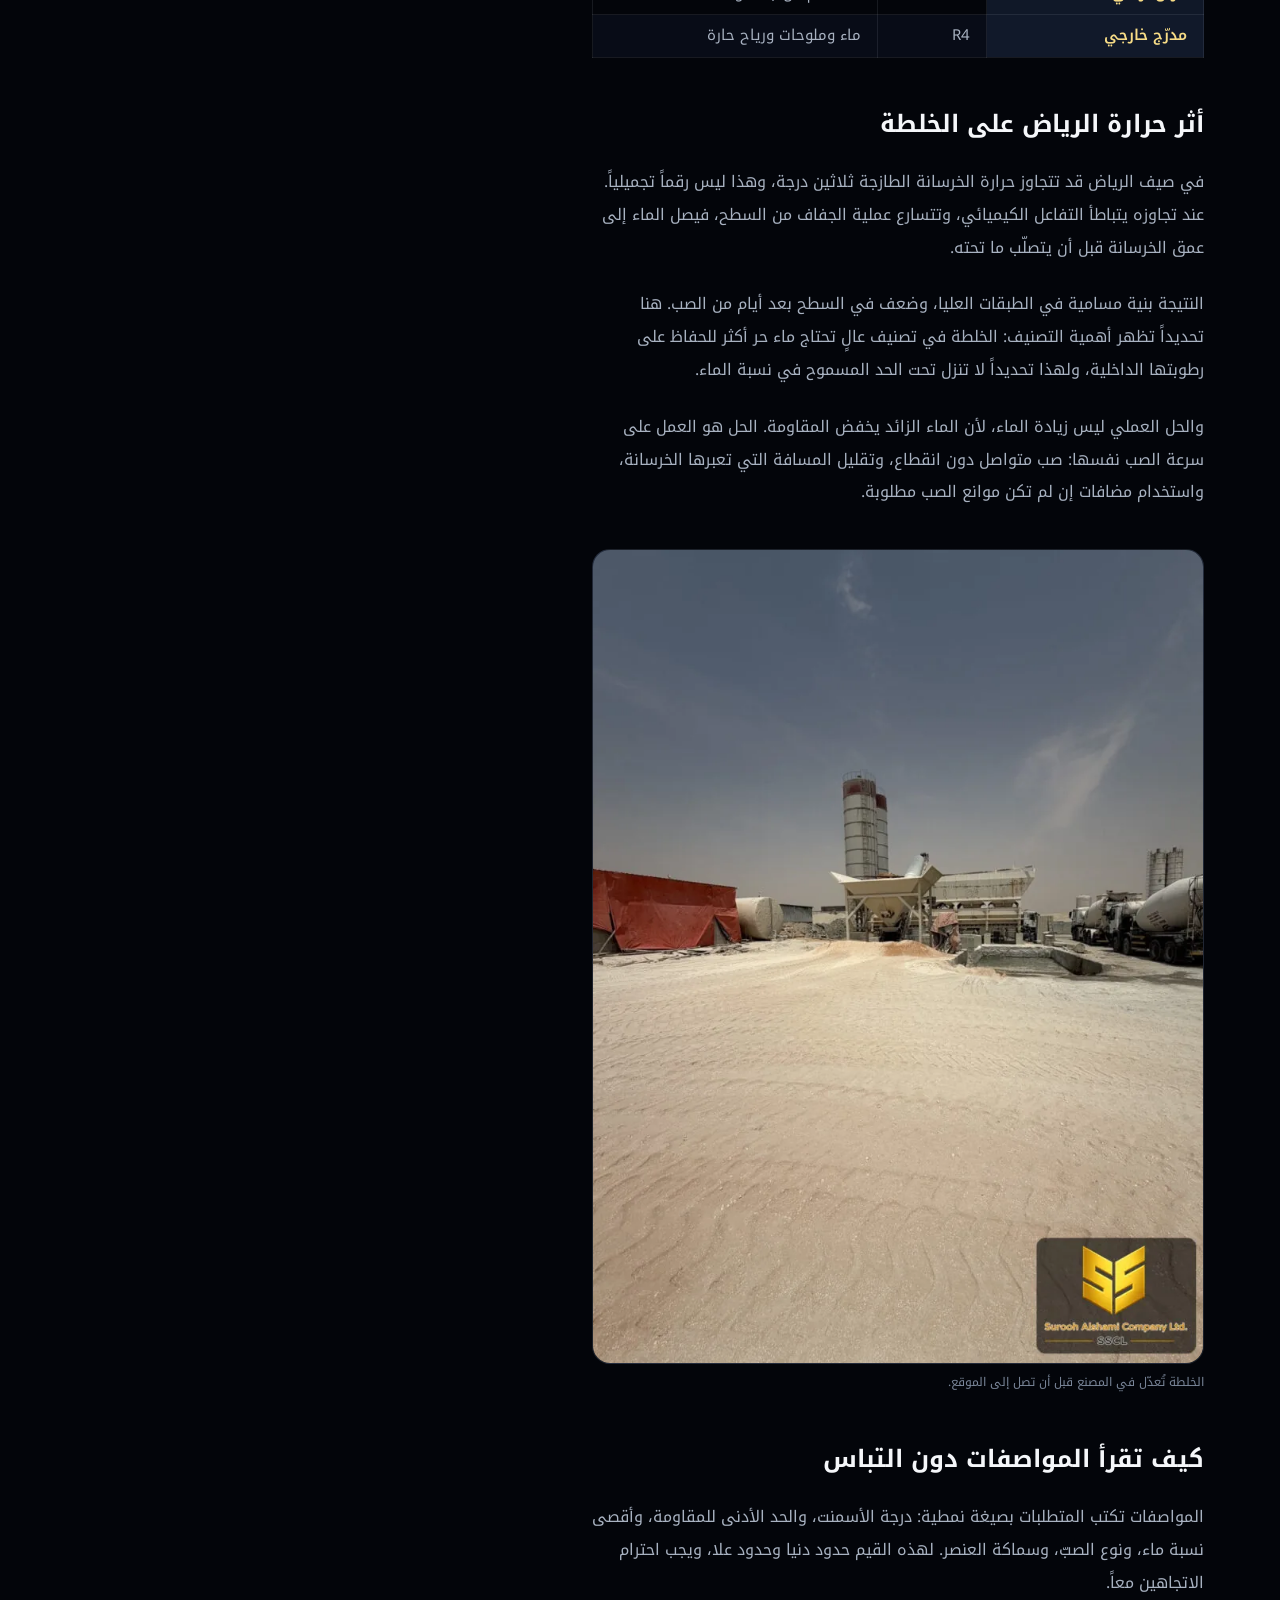
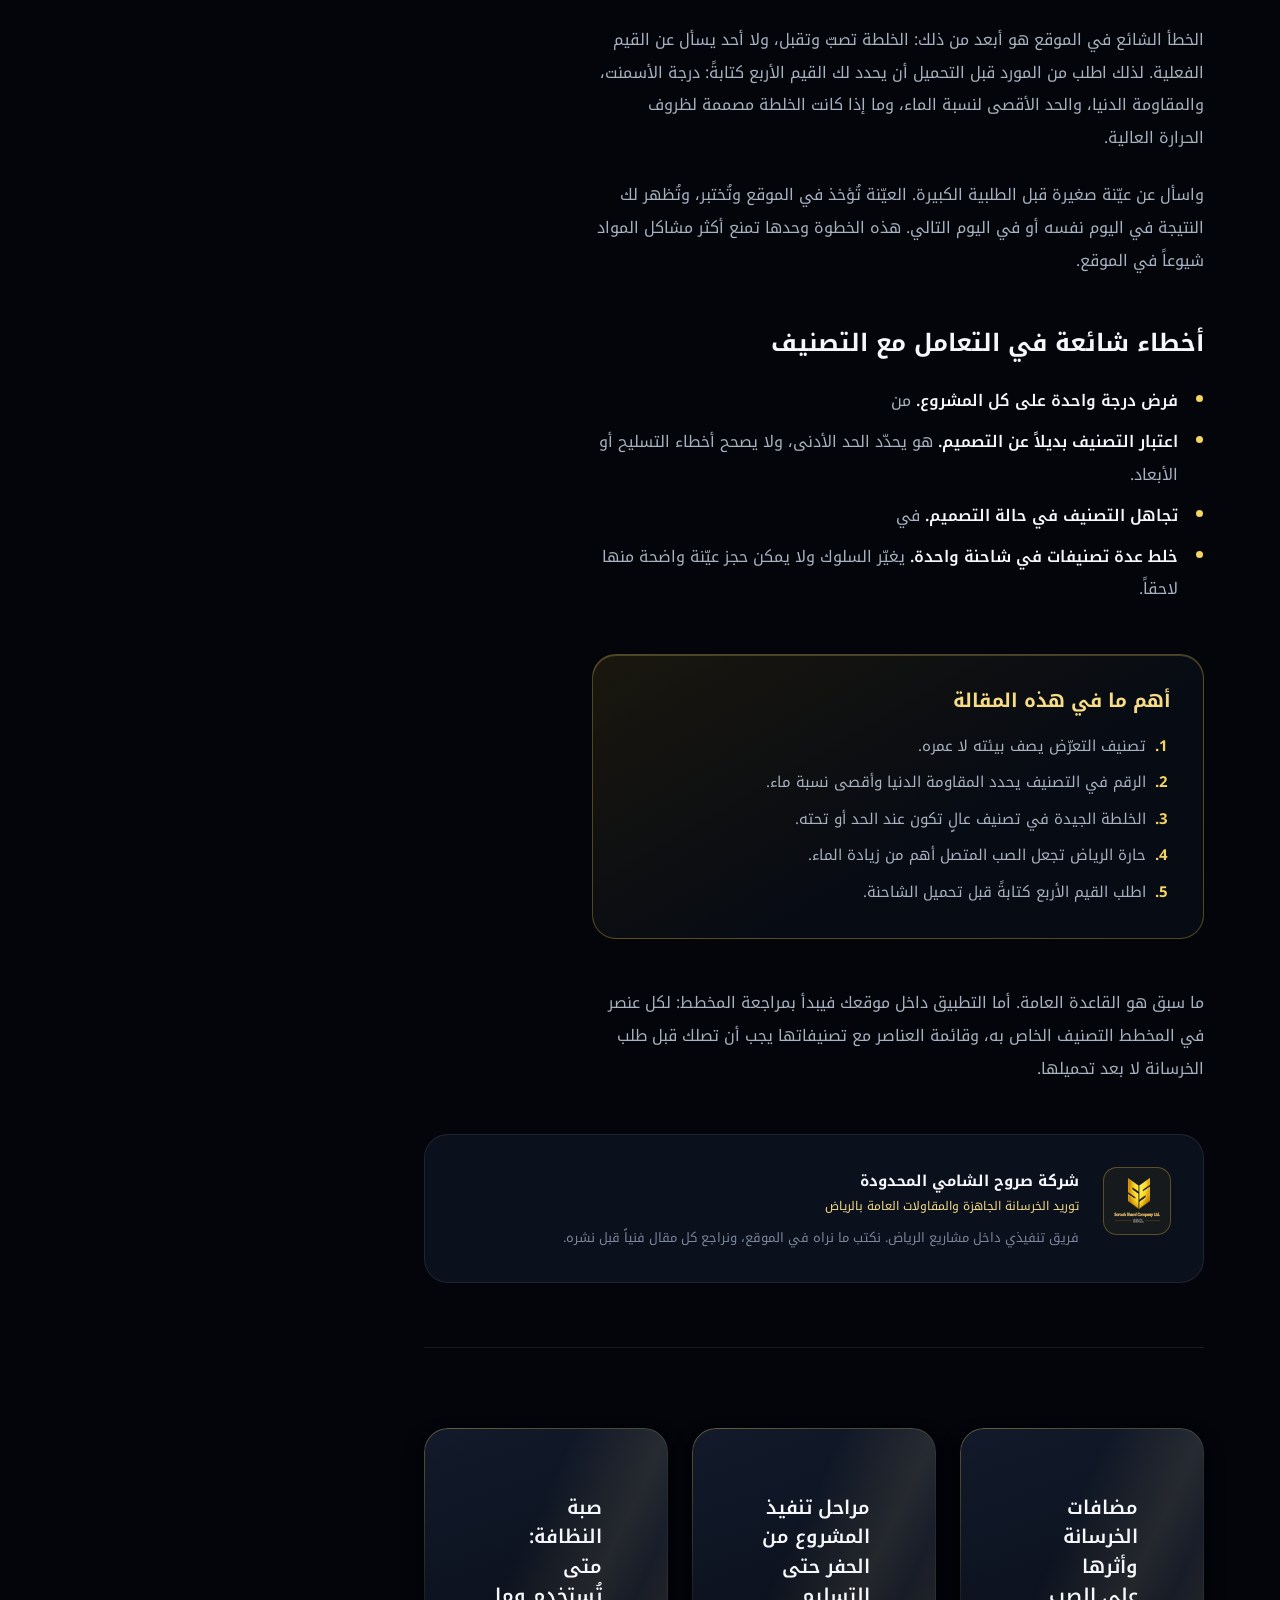
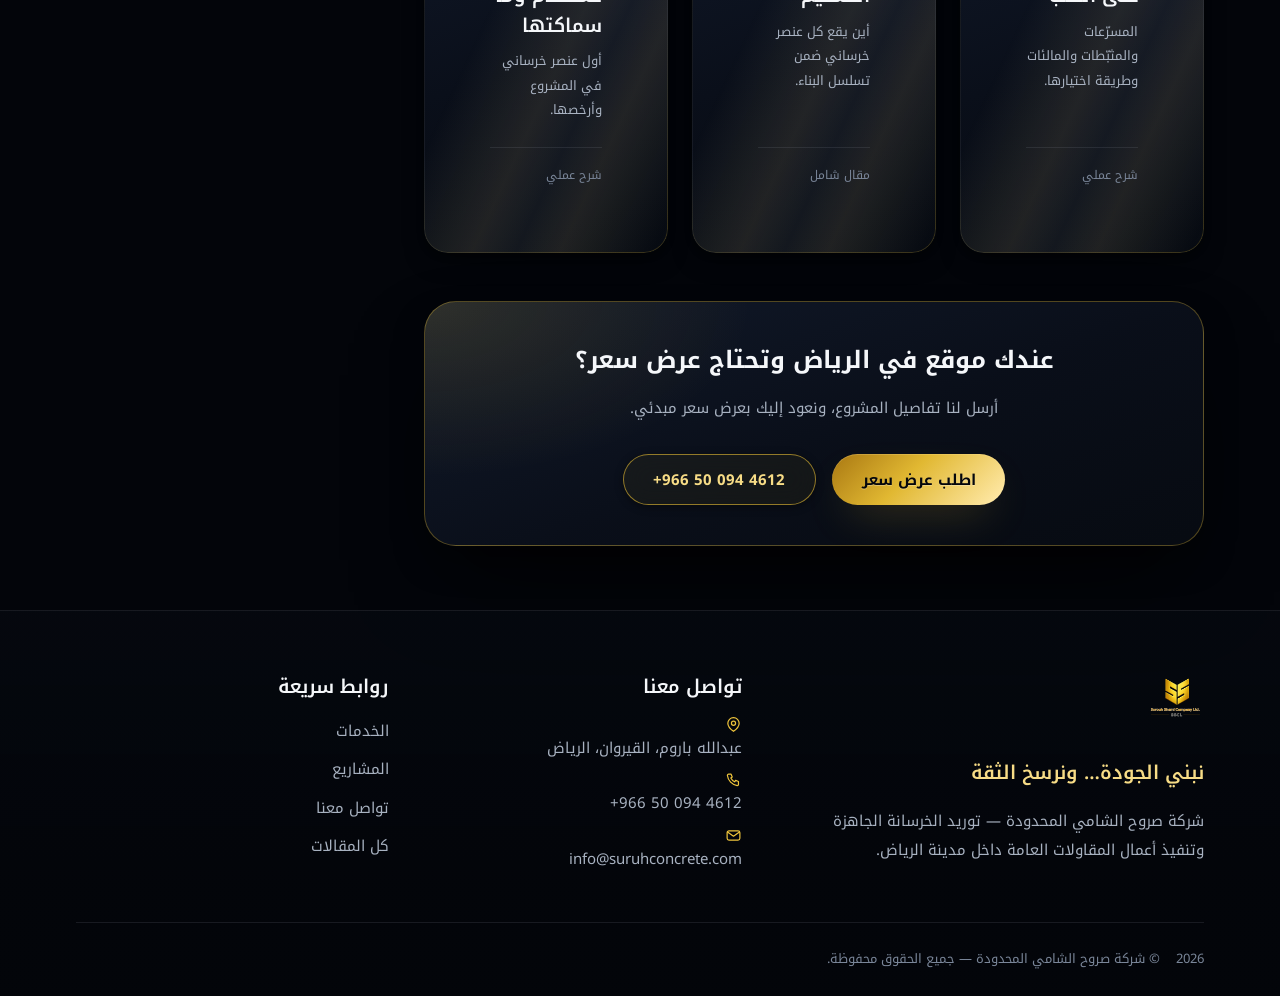
<file: blog/concrete-exposure-classes-r1-r2-r3/index.html>
<!doctype html>
<html lang="ar" dir="rtl">
  <head>
    <meta charset="utf-8" />
    <meta name="viewport" content="width=device-width, initial-scale=1" />
    <title>الفرق بين R1 و R2 و R3: تصنيف التعرض ومتطلبات الخرسانة</title>
    <meta
      name="description"
      content="شرح تصنيف التعرض في الخرسانة من R1 إلى R4، ولماذا يحدد كل تصنف حداً أدنى للمقاومة وأقصى نسبة ماء مسموحة، مع جدول متطلبات كل عنصر في المبنى."
    />

    <!-- REPLACE-ME (domain) — set to the real public URL before going live -->
    <link rel="canonical" href="https://REPLACE-ME.example/blog/concrete-exposure-classes-r1-r2-r3/" />

    <meta property="og:type" content="article" />
    <meta property="og:locale" content="ar_SA" />
    <meta property="og:site_name" content="شركة صروح الشامي المحدودة" />
    <meta
      property="og:title"
      content="الفرق بين R1 و R2 و R3: تصنيف التعرض ومتطلبات الخرسانة"
    />
    <meta
      property="og:description"
      content="لماذا لا تكفي مقاومة واحدة لكل عناصر المبنى، وكيف يحدد تصنيف التعرض الحد الأدنى للمقاومة."
    />
    <meta
      property="og:url"
      content="https://REPLACE-ME.example/blog/concrete-exposure-classes-r1-r2-r3/"
    />
    <meta
      property="og:image"
      content="https://REPLACE-ME.example/assets/img/projects/ready-mix-plant.webp"
    />
    <meta name="twitter:card" content="summary_large_image" />
    <meta name="twitter:title" content="الفرق بين R1 و R2 و R3: تصنيف التعرض ومتطلبات الخرسانة" />
    <meta
      name="twitter:description"
      content="لماذا لا تكفي مقاومة واحدة لكل عناصر المبنى، وكيف يحدد تصنيف التعرض الحد الأدنى للمقاومة."
    />
    <meta
      name="twitter:image"
      content="https://REPLACE-ME.example/assets/img/projects/ready-mix-plant.webp"
    />

    <link rel="icon" type="image/png" sizes="150x150" href="../../assets/img/favicon-150.png" />
    <link rel="apple-touch-icon" href="../../assets/img/apple-touch-180.png" />
    <link rel="manifest" href="../../site.webmanifest" />

    <link
      rel="preload"
      href="../../assets/fonts/NotoKufiArabic-arabic.woff2"
      as="font"
      type="font/woff2"
      crossorigin
    />
    <link
      rel="preload"
      href="../../assets/fonts/NotoKufiArabic-latin.woff2"
      as="font"
      type="font/woff2"
      crossorigin
    />

    <link rel="stylesheet" href="../../assets/css/tokens.css" />
    <link rel="stylesheet" href="../../assets/css/base.css" />
    <link rel="stylesheet" href="../../assets/css/components.css" />
    <link rel="stylesheet" href="../../assets/css/blog.css" />

    <!-- Marks that JS is available so scroll-reveal styles only apply then -->
    <script>
      document.documentElement.classList.add("js");
    </script>

    <script type="application/ld+json">
      {
        "@context": "https://schema.org",
        "@graph": [
          {
            "@type": "BlogPosting",
            "@id": "https://REPLACE-ME.example/blog/concrete-exposure-classes-r1-r2-r3/#article",
            "headline": "الفرق بين R1 و R2 و R3: تصنيف التعرض ومتطلبات الخرسانة",
            "description": "شرح تصنيف التعرض في الخرسانة ومتطلبات كل عنصر.",
            "inLanguage": "ar",
            "articleSection": "مواصفات",
            "wordCount": 1460,
            "datePublished": "2026-09-27",
            "dateModified": "2026-09-27",
            "url": "https://REPLACE-ME.example/blog/concrete-exposure-classes-r1-r2-r3/",
            "mainEntityOfPage": {
              "@type": "WebPage",
              "@id": "https://REPLACE-ME.example/blog/concrete-exposure-classes-r1-r2-r3/"
            },
            "image": "https://REPLACE-ME.example/assets/img/projects/ready-mix-plant.webp",
            "author": {
              "@type": "Organization",
              "name": "شركة صروح الشامي المحدودة",
              "url": "https://REPLACE-ME.example/"
            },
            "publisher": {
              "@type": "Organization",
              "name": "شركة صروح الشامي المحدودة",
              "logo": {
                "@type": "ImageObject",
                "url": "https://REPLACE-ME.example/assets/img/icon-512.png"
              },
              "url": "https://REPLACE-ME.example/"
            }
          },
          {
            "@type": "BreadcrumbList",
            "itemListElement": [
              {
                "@type": "ListItem",
                "position": 1,
                "name": "الصفحة الرئيسية",
                "item": "https://REPLACE-ME.example/"
              },
              {
                "@type": "ListItem",
                "position": 2,
                "name": "المدونة",
                "item": "https://REPLACE-ME.example/blog/"
              },
              {
                "@type": "ListItem",
                "position": 3,
                "name": "تصنيف التعرض",
                "item": "https://REPLACE-ME.example/blog/concrete-exposure-classes-r1-r2-r3/"
              }
            ]
          }
        ]
      }
    </script>
  </head>

  <body class="article-page">
    <a class="skip-link" href="#main">تخطَّ إلى المحتوى</a>

    <header class="site-header">
      <div class="container site-header__inner">
        <a class="logo" href="../../index.html" aria-label="شركة صروح الشامي — الصفحة الرئيسية">
          <img
            class="logo__img"
            src="../../assets/img/logo.png"
            alt="شعار شركة صروح الشامي المحدودة"
            width="880"
            height="695"
            decoding="async"
          />
        </a>

        <nav class="site-nav" aria-label="روابط الموقع">
          <a class="site-nav__link" href="../../index.html#services">الخدمات</a>
          <a class="site-nav__link" href="../../index.html#projects">المشاريع</a>
          <a class="site-nav__link" href="../../index.html#process">مراحل العمل</a>
          <a class="site-nav__link" href="../" aria-current="page">المدونة</a>
        </nav>

        <div class="site-header__actions">
          <a class="btn btn--primary btn--sm" href="../../index.html#contact">اطلب عرض سعر</a>
        </div>
      </div>
    </header>

    <main id="main">
      <div class="container article-shell">
        <article>
          <header class="article-head">
            <nav class="crumbs" aria-label="مسار التصفح">
              <a href="../../index.html">الرئيسية</a>
              <svg viewBox="0 0 24 24" aria-hidden="true" focusable="false"><path d="m14 6-6 6 6 6" /></svg>
              <a href="../">المدونة</a>
              <svg viewBox="0 0 24 24" aria-hidden="true" focusable="false"><path d="m14 6-6 6 6 6" /></svg>
              <span>تصنيف التعرض</span>
            </nav>

            <p class="article-head__eyebrow">مواصفات</p>

            <h1 class="article-head__title">
              الفرق بين <span class="latin">R1</span> و
              <span class="latin">R2</span> و
              <span class="latin">R3</span>: تصنيف التعرض ومتطلبات الخرسانة
            </h1>

            <p class="article-head__lead">
              المشروع السكني الواحد في الرياض يحتاج غالباً ثلاث خلطات مختلفة في
              اليوم نفسه. هذا ليس تناقضاً، بل نتيجة مباشرة لتصنيف التعرض.
            </p>

            <div class="article-meta">
              <span class="article-meta__item">
                <svg viewBox="0 0 24 24" aria-hidden="true" focusable="false"><circle cx="12" cy="12" r="9" /><path d="M12 7v5l3.2 2" /></svg>
                <span class="tnum">11</span> دقيقة قراءة
              </span>
              <span class="article-meta__item">
                <svg viewBox="0 0 24 24" aria-hidden="true" focusable="false"><rect x="3.5" y="5" width="17" height="16" rx="2.6" /><path d="M3.5 10h17M8 3v4M16 3v4" /></svg>
                <time datetime="2026-09-27">سبتمبر 2026</time>
              </span>
              <span class="article-meta__item">
                <svg viewBox="0 0 24 24" aria-hidden="true" focusable="false"><path d="M4 20.5V6.2a1.7 1.7 0 0 1 1.7-1.7h12.6A1.7 1.7 0 0 1 20 6.2v14.3" /><path d="M4 20.5h16M8.5 8.5h7M8.5 12.5h7M8.5 16.5h4" /></svg>
                مرجع فني
              </span>
            </div>
          </header>

          <div class="prose">
            <p>
              يسأل كثير من أصحاب المشاريع عن سبب اختلاف مقاومة الخرسانة من
              عنصر لآخر في المبنى نفسه: الأساسات أقوى من
              السواتر، والسقف يحتاج درجة مختلفة عن الأرضية. الجواب أن
              مقاومة الخرسانة ليست رقماً مختاراً، بل نتيجة مباشرة لمقدار ما
              تتعرض له من رطوبة وثبات وعوامل جو.
            </p>
            <p>
              تصف مواصفات الخرسانة هذا المقدار بتصنيف التعرض، وتكتبه على هيئة
              حرف يليه رقم، من <span class="latin">R1</span> وهو الأدنى إلى
              <span class="latin">R4</span> وهو الأعلى. كلما ارتفع الرقم زاد
              التعرض، وارتفعت معه متطلبات الخرسانة.
            </p>

            <h2 id="intro">ما هو تصنيف التعرض؟</h2>
            <p>
              تصنيف التعرض يصف مقدار تأثير العوامل الخارجية على الخرسانة
              خلال عمرها التشغيلي: الرطوبة، والماء، والملوحات، والحرارة، والتجمد.
              وهو ليس وصفاً عاماً للمشروع كله، بل وصفة لكل عنصر على حدة.
            </p>
            <p>
              التطبيق العملي واضح: إذا كانت القاعدة في الأساس تلامس تربة رطبة
              طوال عمرها، فهي في تصنيف أعلى من الجدار الداخلي الذي لا يرى رطوبة
              ولا مطراً. وهذا يعني أن المشروع الواحد قد يحتاج أكثر من خلطة،
              وقد تصل هذه الخلطات في شاحنتين مختلفتين.
            </p>

            <h2 id="classes">التصنيفات الأربعة</h2>

            <svg class="diagram" viewBox="0 0 760 372" direction="rtl" role="img" aria-label="مخطط يوضح شروط تصنيف التعرض الأربعة من R1 إلى R4 حسب شدة العوامل الخارجية على الخرسانة">
              <text class="d-title" x="380" y="28" text-anchor="middle" font-size="15">تصنيف التعرض حسب شدة العوامل الخارجية</text>

              <rect class="d-box" x="40" y="50" width="680" height="66" rx="10" />
              <text class="d-accent" x="700" y="80" text-anchor="middle" font-size="14">R1</text>
              <text x="380" y="80" text-anchor="middle" font-size="14">تعرّض ضئيل أو معدوم</text>
              <text class="d-muted" x="380" y="100" text-anchor="middle">جاف دائماً أو نادراً ما يبلل</text>

              <rect class="d-box" x="40" y="122" width="680" height="66" rx="10" />
              <text class="d-accent" x="700" y="152" text-anchor="middle" font-size="14">R2</text>
              <text x="380" y="152" text-anchor="middle" font-size="14">رطوبة نادرة أو عرضية</text>
              <text class="d-muted" x="380" y="172" text-anchor="middle">جدران داخلية وأرضيات محمية</text>

              <rect class="d-box" x="40" y="194" width="680" height="66" rx="10" />
              <text class="d-accent" x="700" y="224" text-anchor="middle" font-size="14">R3</text>
              <text x="380" y="224" text-anchor="middle" font-size="14">رطوبة معتدلة إلى شاملة</text>
              <text class="d-muted" x="380" y="244" text-anchor="middle">أساسات وسواتر خارجية وأرضيات مبلّلة</text>

              <rect class="d-box--gold" x="40" y="266" width="680" height="66" rx="10" />
              <text class="d-accent" x="700" y="296" text-anchor="middle" font-size="14">R4</text>
              <text x="380" y="296" text-anchor="middle" font-size="14">تعرّض شديد ومستمر</text>
              <text class="d-muted" x="380" y="316" text-anchor="middle">تربة قاسحة وماء دائم وأملاح</text>
            </svg>

            <p>
              الفرق بين التصنيفات ليس في المظهر، بل في ثلاثة أمور حسّاسة: مقاومة
              الخرسانة المطلوبة، وأقصى نسبة ماء إلى أسمنت مسموحة، ومتطلبات
              نوع الأسمنت ونعومة السطح. وكلما ارتفع التصنيف ارتفعت هذه الثلاثة
              معاً.
            </p>

            <p>
              ولهذا السبب لا يصح أن يُطلب في المخطط أشد مما يلزم فقط، ولا أقل
              مما يلزم. الطلب الزائد يعني خلطة أغلى وأطول زمناً في الانتظار، والطلب
              الناقص يعني خرسانة ستظهر فيها التشققات قبل انتهاء الضمان.
            </p>
            <h2 id="wcr">نسبة الماء إلى الأسمنت</h2>
            <p>
              نسبة الماء إلى الأسمنت هي الرقم الذي يحدد الخرسانة أكثر مما تحدده
              مقاومة الأسمنت نفسها. والمقصود هنا الماء الإضافي الذي يضاف على ما
              يستهلكه الأسمنت في التفاعل الكيميائي، لا الماء كله.
            </p>
            <p>
              كلما ارتفعت النسبة، ازداد عدد المسام داخل الخرسانة بعد التصلب،
              فتنخفض المقاومة وتزداد النفاذية وتتسرّب المياه عبر السطح. القاعدة
              عامة: كل زيادة في النسبة تكلّف مقاومة، وكل زيادة في النفاذية تكلّف
              عمراً افتراضياً.
            </p>
            <p>
              ولهذا ترتبط النسبة بتصنيف التعرض ارتباطاً مباشراً، فالتصنيف الأعلى
              يعني نسبة ماء أقل وخلطة أنظف. وفي المقابل، استخدام نسبة ماء أعلى
              لتوفير تكلفة الأسمنت ليس توفيراً، بل تكلفة مؤجلة تظهر بعد سنوات.
            </p>
            <div class="table-scroll">
              <table>
                <caption>أقصى نسبة ماء إلى أسمنت حسب التصنيف</caption>
                <thead>
                  <tr>
                    <th scope="col">التصنيف</th>
                    <th scope="col">الوصف المختصر</th>
                    <th scope="col">أقصى نسبة ماء</th>
                  </tr>
                </thead>
                <tbody>
                  <tr>
                    <th scope="row"><span class="latin">R1</span></th>
                    <td>داخل مبنى محمي</td>
                    <td class="tnum">0.60</td>
                  </tr>
                  <tr>
                    <th scope="row"><span class="latin">R2</span></th>
                    <td>رطوبة نادرة أو عرضية</td>
                    <td class="tnum">0.55</td>
                  </tr>
                  <tr>
                    <th scope="row"><span class="latin">R3</span></th>
                    <td>رطوبة معتدلة إلى شاملة</td>
                    <td class="tnum">0.50</td>
                  </tr>
                  <tr>
                    <th scope="row"><span class="latin">R4</span></th>
                    <td>تعرّض شديد ومستمر</td>
                    <td class="tnum">0.45</td>
                  </tr>
                </tbody>
              </table>
            </div>

            <p>
              الأرقام في الجدول هي الحدود القصوى المسموحة، وليست هدفاً يُسعى
              إليه. الخلطة الجيدة في تصنيف عالٍ تكون عند الحد أو تحته، لأنها
              تحتاج أن تحتفظ بقدر من الماء الحر لمقاومة الحرارة.
            </p>
            <p>
            <h2 id="elements">متطلبات كل عنصر في المبنى</h2>
              هذا هو الجدول الذي يحوّل التصنيف من مفهوم نظري إلى قرار عملي.
              لكل عنصر في المبنى تصنيف يحدده موقعه ووظيفته، ومنه تُشتق درجة
              المقاومة المطلوبة ونسبة الماء المسموحة.
            </p>

            <div class="table-scroll">
              <table>
                <caption>التصنيف والمتطلبات النموذجية لكل عنصر</caption>
                <thead>
                  <tr>
                    <th scope="col">العنصر</th>
                    <th scope="col">التصنيف</th>
                    <th scope="col">السبب</th>
                  </tr>
                </thead>
                <tbody>
                  <tr>
                    <th scope="row">جدران داخلية</th>
                    <td><span class="latin">R1</span></td>
                    <td>لا تلامس رطوبة أو ماء</td>
                  </tr>
                  <tr>
                    <th scope="row">أرضيات معمارية</th>
                    <td><span class="latin">R2</span></td>
                    <td>تنظيف بماء أحياناً</td>
                  </tr>
                  <tr>
                    <th scope="row">سواتر وأعمدة خارجية</th>
                    <td><span class="latin">R3</span></td>
                    <td>تعرّض للمطر وبرودة الليل</td>
                  </tr>
                  <tr>
                    <th scope="row">أساسات مدفونة</th>
                    <td><span class="latin">R3</span></td>
                    <td>تربة رطبة تماس الخرسانة دائماً</td>
                  </tr>
                  <tr>
                    <th scope="row">خزان أرضي</th>
                    <td><span class="latin">R4</span></td>
                    <td>ماء دائم من جهة واحدة</td>
                  </tr>
                  <tr>
                    <th scope="row">مدرّج خارجي</th>
                    <td><span class="latin">R4</span></td>
                    <td>ماء وملوحات ورياح حارة</td>
                  </tr>
                </tbody>
              </table>
            </div>
            <h2 id="heat">أثر حرارة الرياض على الخلطة</h2>
            <p>
              في صيف الرياض قد تتجاوز حرارة الخرسانة الطازجة ثلاثين درجة، وهذا
              ليس رقماً تجميلياً. عند تجاوزه يتباطأ التفاعل الكيميائي، وتتسارع
              عملية الجفاف من السطح، فيصل الماء إلى عمق الخرسانة قبل أن يتصلّب
              ما تحته.
            </p>
            <p>
              النتيجة بنية مسامية في الطبقات العليا، وضعف في السطح بعد أيام من
              الصب. هنا تحديداً تظهر أهمية التصنيف: الخلطة في تصنيف عالٍ تحتاج
              ماء حر أكثر للحفاظ على رطوبتها الداخلية، ولهذا تحديداً لا تنزل تحت
              الحد المسموح في نسبة الماء.
            </p>
            <p>
              والحل العملي ليس زيادة الماء، لأن الماء الزائد يخفض المقاومة. الحل
              هو العمل على سرعة الصب نفسها: صب متواصل دون انقطاع، وتقليل المسافة
              التي تعبرها الخرسانة، واستخدام مضافات إن لم تكن موانع الصب مطلوبة.
            </p>

            <figure class="figure">
              <img
                src="../../assets/img/projects/ready-mix-plant.webp"
                alt="مصنع خرسانة جاهزة في الرياض حيث تُخلط الخرسانة قبل النقل إلى الموقع"
                width="768"
                height="1024"
                loading="lazy"
                decoding="async"
              />
              <figcaption>الخلطة تُعدّل في المصنع قبل أن تصل إلى الموقع.</figcaption>
            </figure>
            <h2 id="read">كيف تقرأ المواصفات دون التباس</h2>
            <p>
              المواصفات تكتب المتطلبات بصيغة نمطية: درجة الأسمنت، والحد الأدنى
              للمقاومة، وأقصى نسبة ماء، ونوع الصبّ، وسماكة العنصر. لهذه القيم
              حدود دنيا وحدود علا، ويجب احترام الاتجاهين معاً.
            </p>
            <p>
              الخطأ الشائع في الموقع هو أبعد من ذلك: الخلطة تصبّ وتقبل، ولا أحد
              يسأل عن القيم الفعلية. لذلك اطلب من المورد قبل التحميل أن يحدد
              لك القيم الأربع كتابةً: درجة الأسمنت، والمقاومة الدنيا، والحد
              الأقصى لنسبة الماء، وما إذا كانت الخلطة مصممة لظروف الحرارة
              العالية.
            </p>
            <p>
              واسأل عن عيّنة صغيرة قبل الطلبية الكبيرة. العيّنة تُؤخذ في الموقع
              وتُختبر، وتُظهر لك النتيجة في اليوم نفسه أو في اليوم التالي. هذه
              الخطوة وحدها تمنع أكثر مشاكل المواد شيوعاً في الموقع.
            </p>

            <h2 id="mistakes">أخطاء شائعة في التعامل مع التصنيف</h2>
            <ul>
              <li>
                <strong>فرض درجة واحدة على كل المشروع.</strong> من
              </li>
              <li>
                <strong>اعتبار التصنيف بديلاً عن التصميم.</strong> هو يحدّد الحد
                الأدنى، ولا يصحح أخطاء التسليح أو الأبعاد.
              </li>
              <li>
                <strong>تجاهل التصنيف في حالة التصميم.</strong> في
              </li>
              <li>
                <strong>خلط عدة تصنيفات في شاحنة واحدة.</strong> يغيّر السلوك
                ولا يمكن حجز عيّنة واضحة منها لاحقاً.
              </li>
            </ul>

            <div class="takeaways">
              <h2>أهم ما في هذه المقالة</h2>
              <ol>
                <li>تصنيف التعرّض يصف بيئته لا عمره.</li>
                <li>الرقم في التصنيف يحدد المقاومة الدنيا وأقصى نسبة ماء.</li>
                <li>الخلطة الجيدة في تصنيف عالٍ تكون عند الحد أو تحته.</li>
                <li>حارة الرياض تجعل الصب المتصل أهم من زيادة الماء.</li>
                <li>اطلب القيم الأربع كتابةً قبل تحميل الشاحنة.</li>
              </ol>
            </div>
            <p>
              ما سبق هو القاعدة العامة. أما التطبيق داخل موقعك فيبدأ بمراجعة
              المخطط: لكل عنصر في المخطط التصنيف الخاص به، وقائمة العناصر مع
              تصنيفاتها يجب أن تصلك قبل طلب الخرسانة لا بعد تحميلها.
            </p>
          </div>

          <div class="author">
            <img
              class="author__logo"
              src="../../assets/img/logo.png"
              alt=""
              aria-hidden="true"
              width="880"
              height="695"
              loading="lazy"
              decoding="async"
            />
            <div>
              <p class="author__name">شركة صروح الشامي المحدودة</p>
              <p class="author__role">توريد الخرسانة الجاهزة والمقاولات العامة بالرياض</p>
              <p class="author__bio">
                فريق تنفيذي داخل مشاريع الرياض. نكتب ما نراه في الموقع، ونراجع
                كل مقال فنياً قبل نشره.
              </p>
            </div>
          </div>

          <section class="related" aria-labelledby="related-title">
            <h2 class="sr-only" id="related-title">مقالات ذات صلة</h2>
            <div class="related__grid">
              <a class="card post-card" href="../concrete-chemical-admixtures/">
                <span class="card__glow" aria-hidden="true"></span>
                <span class="card__sheen" aria-hidden="true"></span>
                <span class="post-card__body">
                  <h3 class="post-card__title">مضافات الخرسانة وأثرها على الصب</h3>
                  <p class="post-card__text">المسرّعات والمثبّطات والمالئات وطريقة اختيارها.</p>
                  <span class="post-card__foot"><span>شرح عملي</span></span>
                </span>
              </a>

              <a class="card post-card" href="../general-contracting-riyadh-stages/">
                <span class="card__glow" aria-hidden="true"></span>
                <span class="card__sheen" aria-hidden="true"></span>
                <span class="post-card__body">
                  <h3 class="post-card__title">مراحل تنفيذ المشروع من الحفر حتى التسليم</h3>
                  <p class="post-card__text">أين يقع كل عنصر خرساني ضمن تسلسل البناء.</p>
                  <span class="post-card__foot"><span>مقال شامل</span></span>
                </span>
              </a>

              <a class="card post-card" href="../blinding-concrete/">
                <span class="card__glow" aria-hidden="true"></span>
                <span class="card__sheen" aria-hidden="true"></span>
                <span class="post-card__body">
                  <h3 class="post-card__title">صبة النظافة: متى تُستخدم وما سماكتها</h3>
                  <p class="post-card__text">أول عنصر خرساني في المشروع وأرخصها.</p>
                  <span class="post-card__foot"><span>شرح عملي</span></span>
                </span>
              </a>
            </div>
          </section>

          <div class="article-cta">
            <h2>عندك موقع في الرياض وتحتاج عرض سعر؟</h2>
            <p>أرسل لنا تفاصيل المشروع، ونعود إليك بعرض سعر مبدئي.</p>
            <div class="article-cta__actions">
              <a class="btn btn--primary" href="../../index.html#contact">اطلب عرض سعر</a>
              <a class="btn btn--ghost" href="tel:+966500944612" dir="ltr">+966 50 094 4612</a>
            </div>
          </div>
        </article>

        <aside class="rail" aria-label="محتويات المقال">
          <div class="rail__card">
            <h2 class="rail__title">محتويات المقال</h2>
            <ol>
              <li><a href="#intro">ما هو تصنيف التعرض؟</a></li>
              <li><a href="#classes">التصنيفات الأربعة</a></li>
              <li><a href="#wcr">نسبة الماء إلى الأسمنت</a></li>
              <li><a href="#elements">متطلبات كل عنصر</a></li>
              <li><a href="#heat">أثر حرارة الرياض</a></li>
              <li><a href="#read">كيف تقرأ المواصفات</a></li>
              <li><a href="#mistakes">أخطاء شائعة</a></li>
            </ol>
          </div>

          <div class="rail__card">
            <h2 class="rail__title">اطلب عرض سعر</h2>
            <p class="prose" style="margin: 0 0 var(--space-sm); font-size: var(--fs-xs); line-height: 1.8;">
              أرسل لنا تفاصيل موقعك، ونعود إليك بعرض سعر مبدئي.
            </p>
            <a class="btn btn--primary btn--sm btn--block" href="../../index.html#contact">
              تواصل معنا
            </a>
          </div>
        </aside>
      </div>
    </main>

    <footer class="site-footer">
      <div class="container">
        <div class="site-footer__grid">
          <div>
            <a class="logo" href="../../index.html">
              <img
                class="logo__img"
                src="../../assets/img/logo.png"
                alt="شعار شركة صروح الشامي المحدودة"
                width="880"
                height="695"
                loading="lazy"
                decoding="async"
              />
            </a>
            <p class="site-footer__slogan">نبني الجودة… ونرسخ الثقة</p>
            <p class="site-footer__about">
              شركة صروح الشامي المحدودة — توريد الخرسانة الجاهزة وتنفيذ أعمال
              المقاولات العامة داخل مدينة الرياض.
            </p>
          </div>

          <div>
            <h2 class="site-footer__title">تواصل معنا</h2>
            <ul class="site-footer__list" role="list">
              <li>
                <svg viewBox="0 0 24 24" aria-hidden="true" focusable="false"><path d="M20 10.4c0 6-8 11.2-8 11.2s-8-5.2-8-11.2a8 8 0 0 1 16 0Z" /><circle cx="12" cy="10.2" r="2.9" /></svg>
                <span>عبدالله باروم، القيروان، الرياض</span>
              </li>
              <li>
                <svg viewBox="0 0 24 24" aria-hidden="true" focusable="false"><path d="M5 4.5h3.6l1.6 4-2 1.4a12.4 12.4 0 0 0 5.4 5.4l1.4-2 4 1.6V19a1.6 1.6 0 0 1-1.8 1.6A16.4 16.4 0 0 1 3.4 6.3 1.6 1.6 0 0 1 5 4.5Z" /></svg>
                <a href="tel:+966500944612" dir="ltr">+966 50 094 4612</a>
              </li>
              <li>
                <svg viewBox="0 0 24 24" aria-hidden="true" focusable="false"><rect x="3" y="5.5" width="18" height="13" rx="2.6" /><path d="m3.6 7 8.4 6 8.4-6" /></svg>
                <a href="mailto:info@suruhconcrete.com" dir="ltr">info@suruhconcrete.com</a>
              </li>
            </ul>
          </div>

          <div>
            <h2 class="site-footer__title">روابط سريعة</h2>
            <ul class="site-footer__list" role="list">
              <li><a href="../../index.html#services">الخدمات</a></li>
              <li><a href="../../index.html#projects">المشاريع</a></li>
              <li><a href="../../index.html#contact">تواصل معنا</a></li>
              <li><a href="../">كل المقالات</a></li>
            </ul>
          </div>
        </div>

        <div class="site-footer__bottom">
          <p class="site-footer__legal">
            <span class="tnum">2026</span> © شركة صروح الشامي المحدودة — جميع الحقوق محفوظة.
          </p>
        </div>
      </div>
    </footer>

    <script src="../../assets/js/main.js" defer></script>
  </body>
</html>
</file>
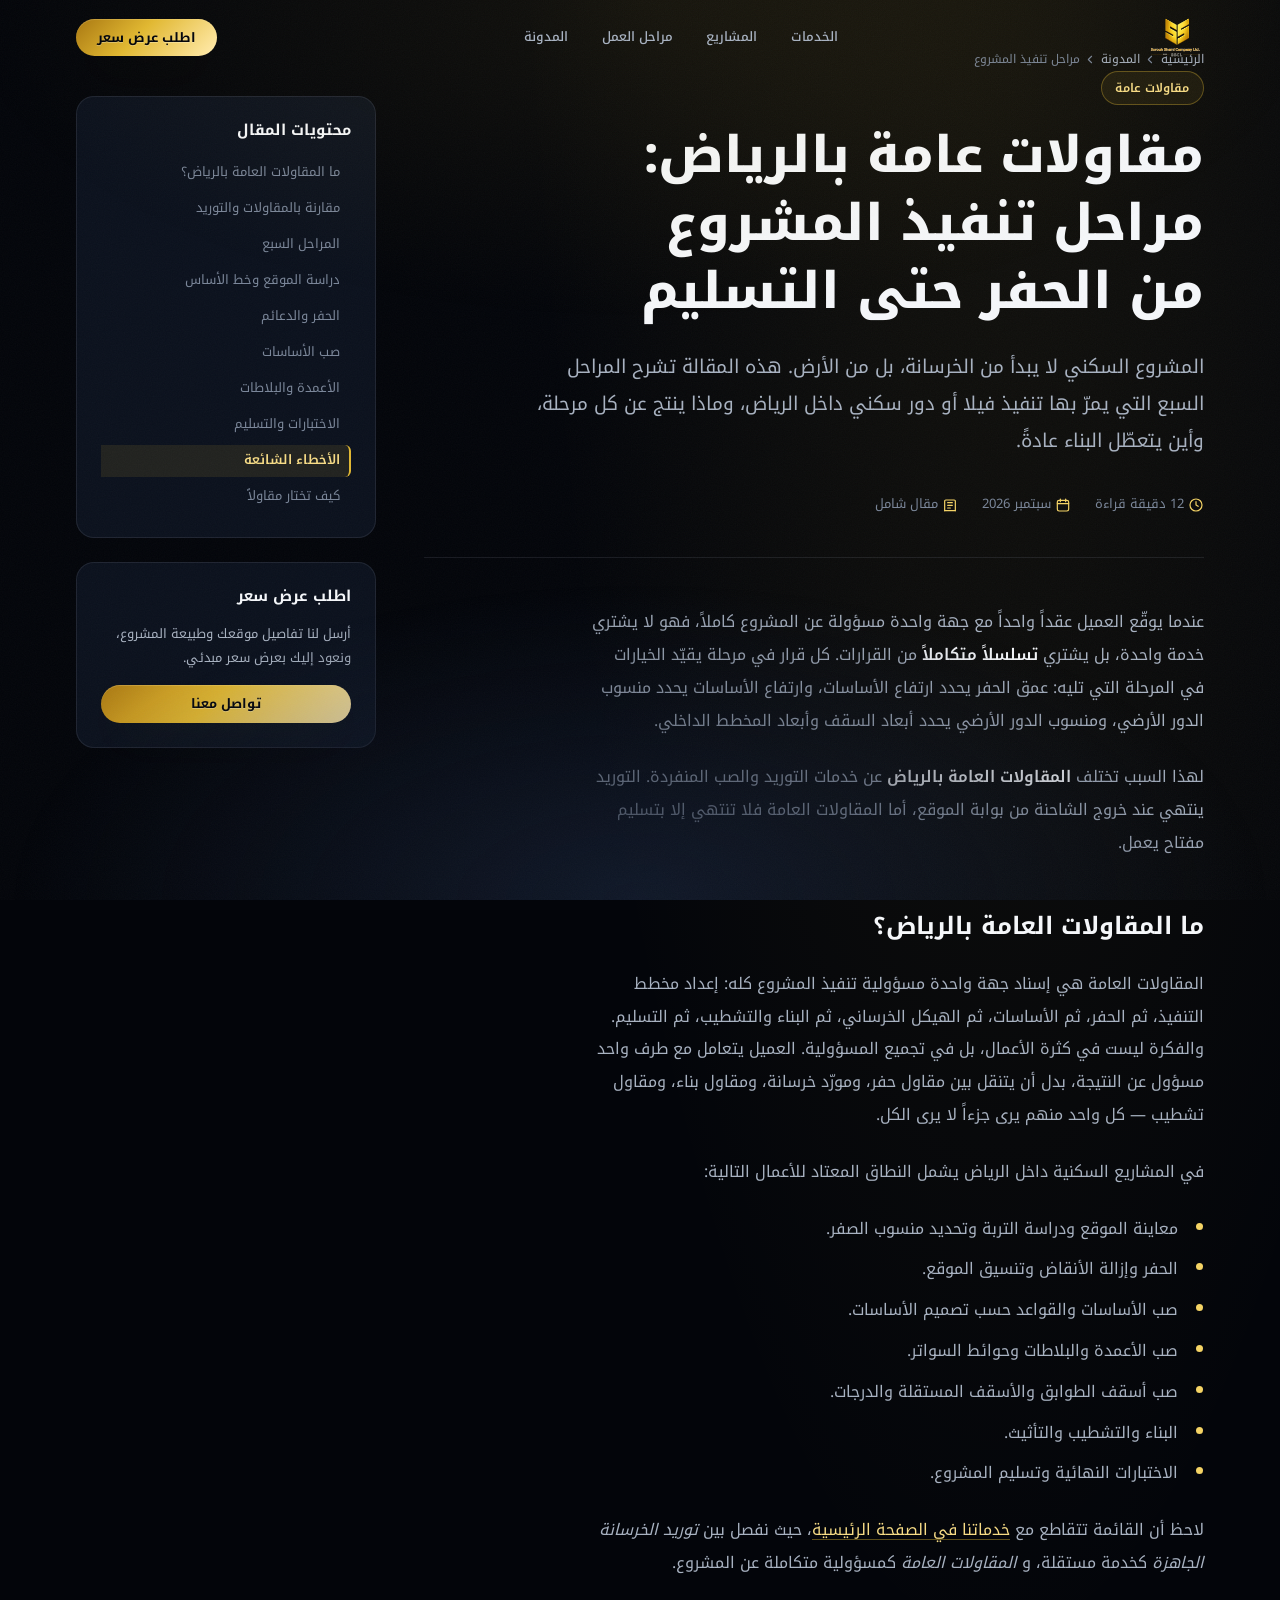
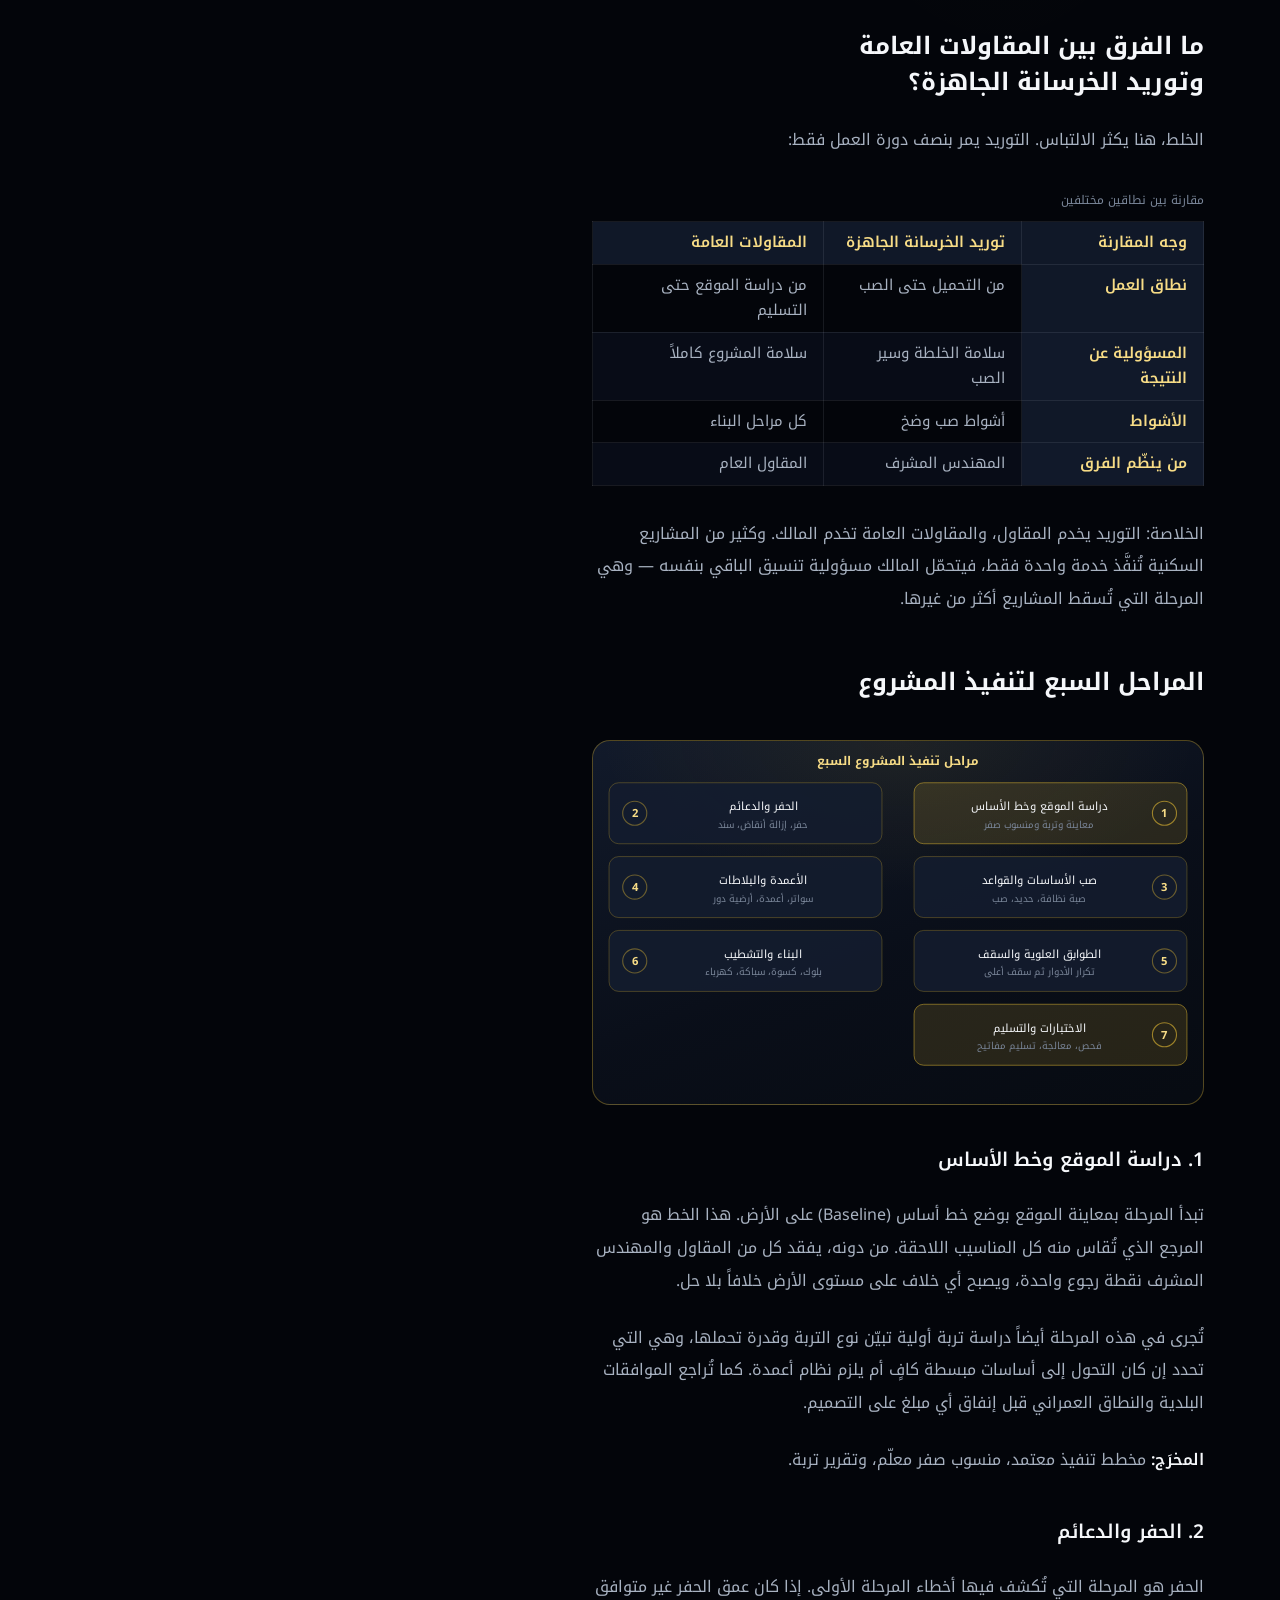
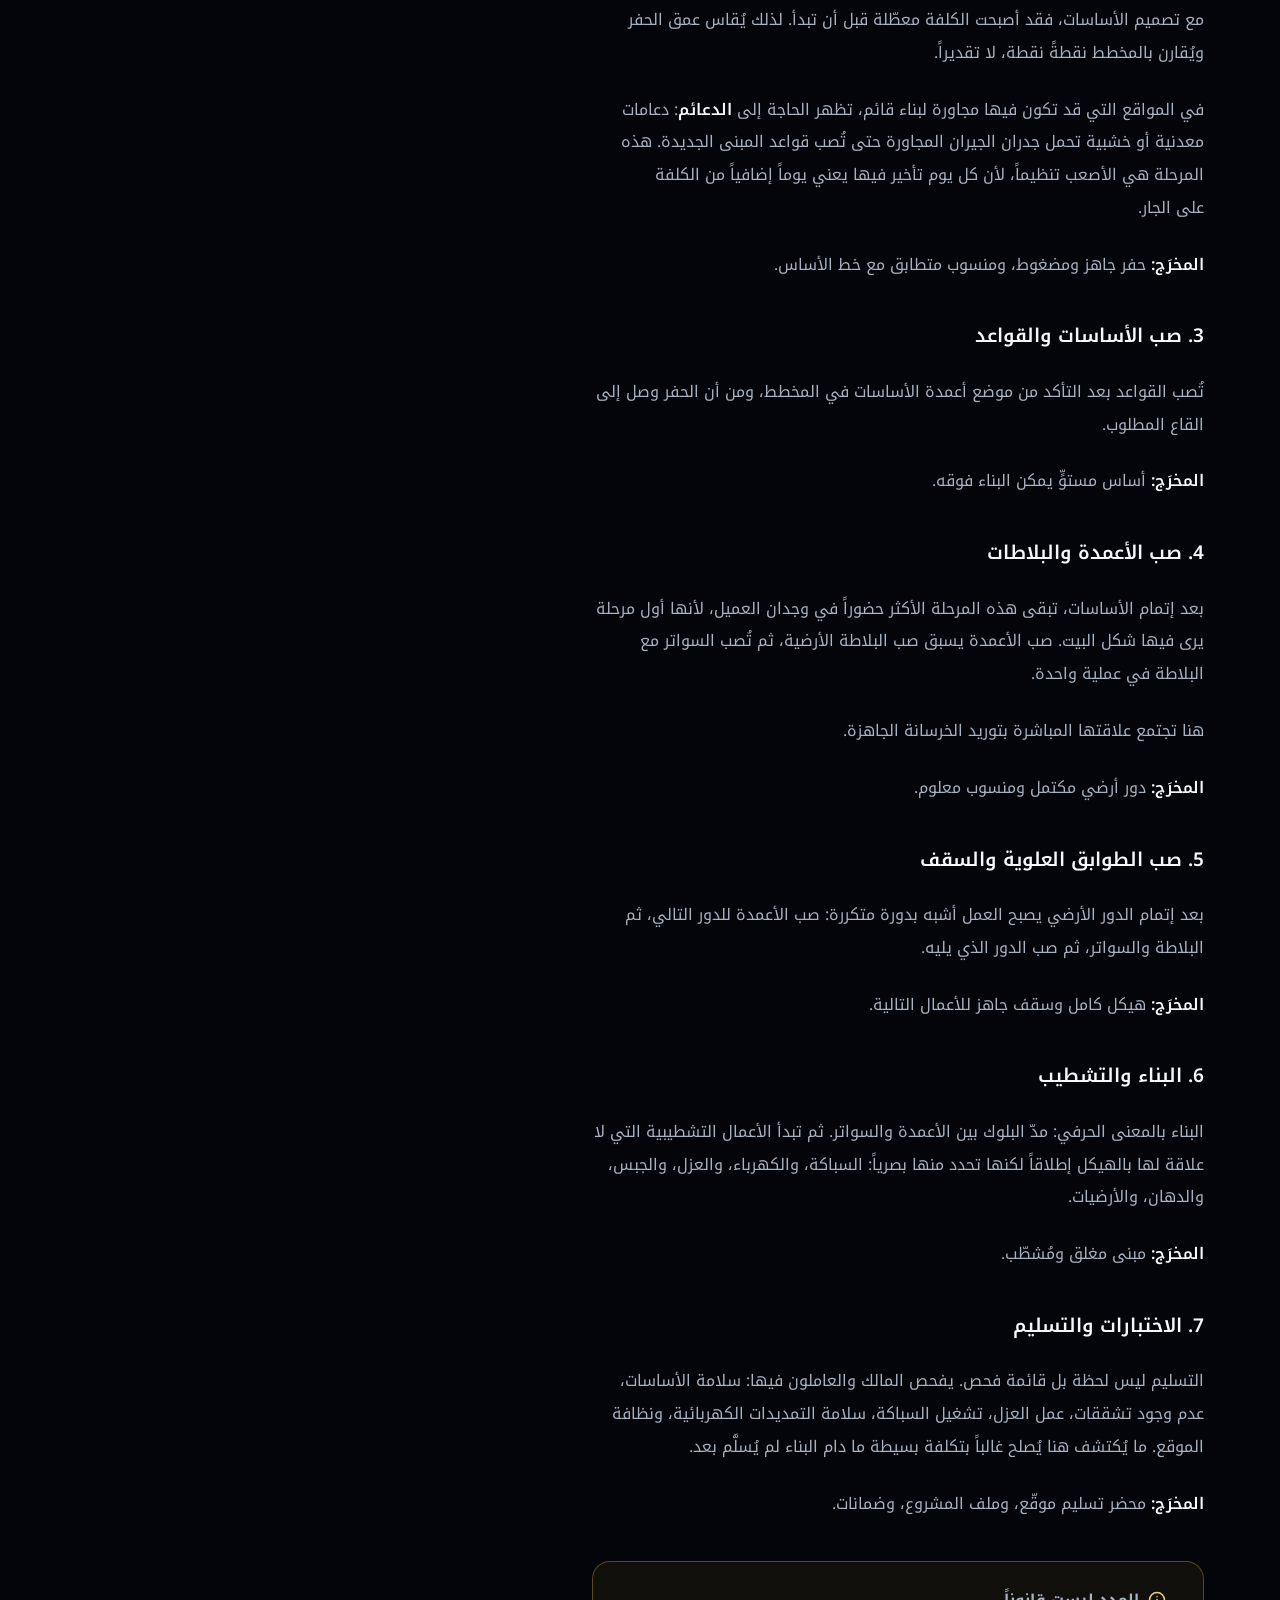
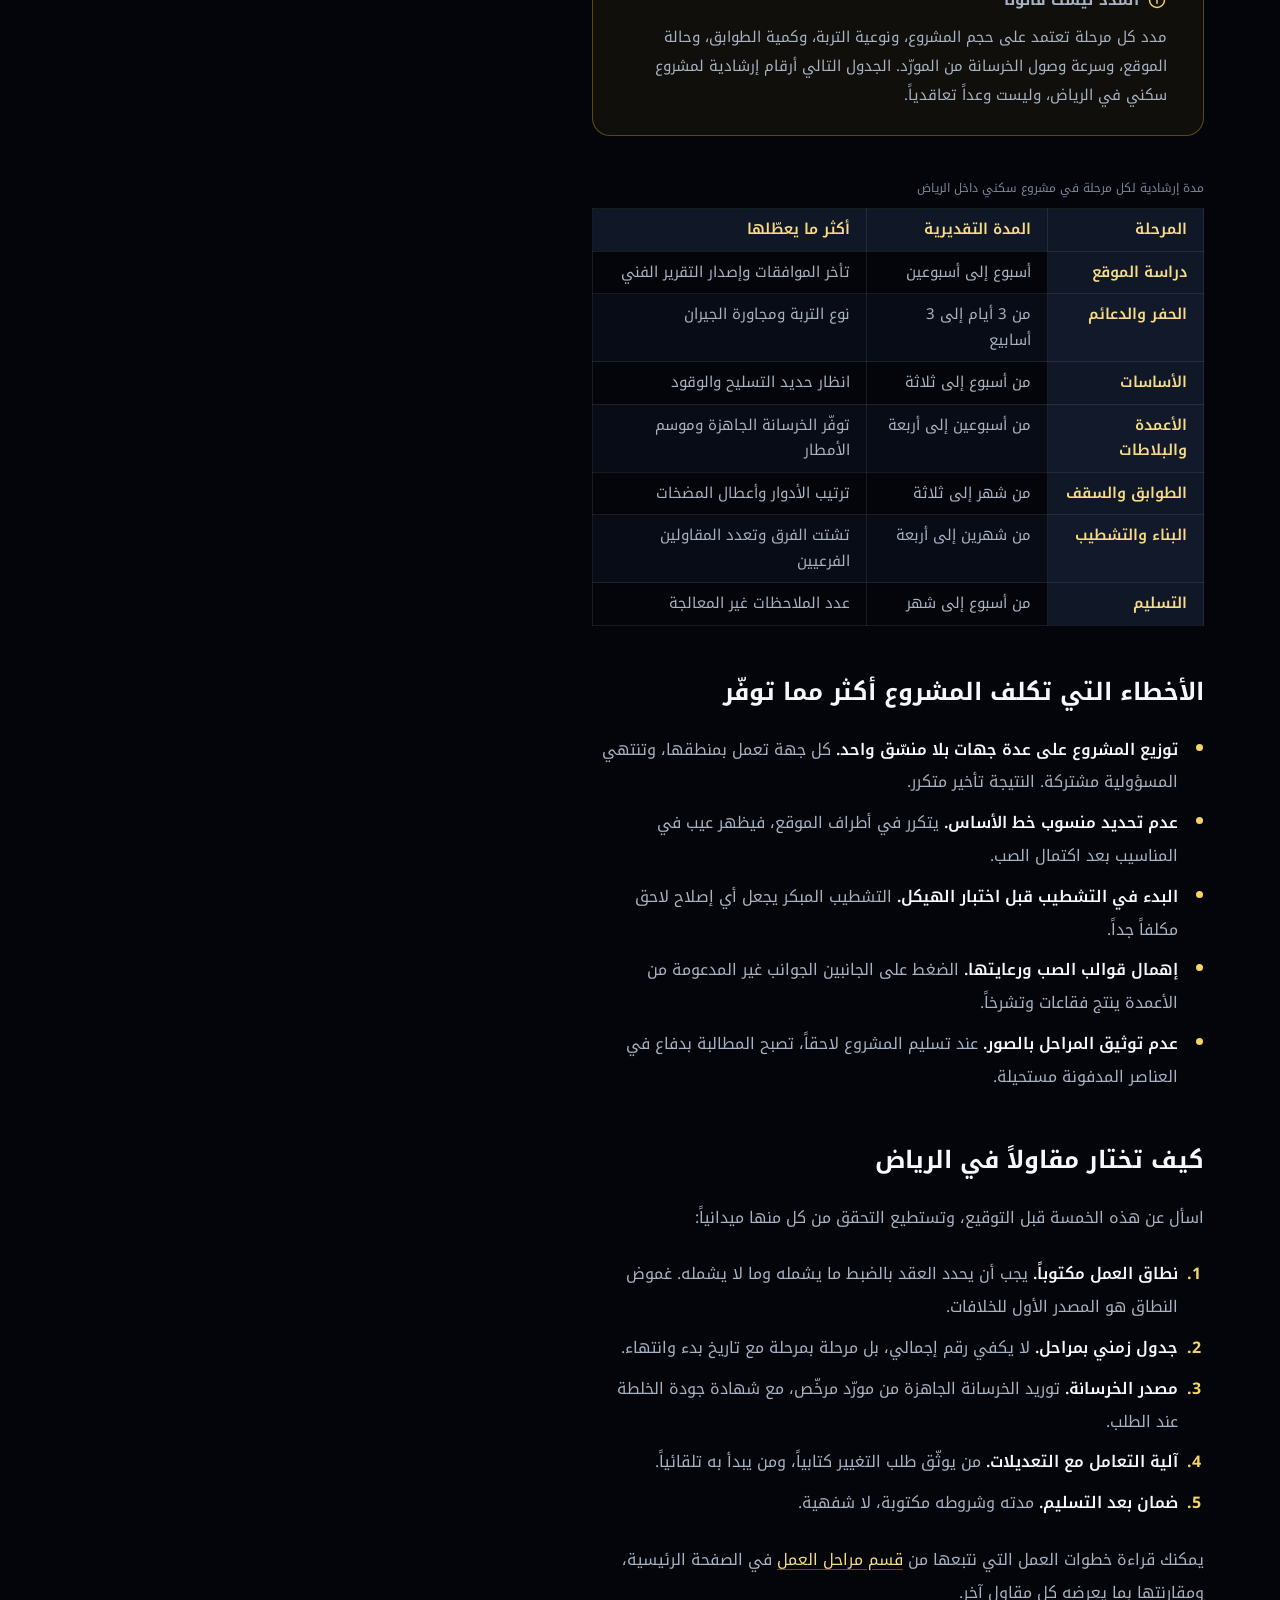
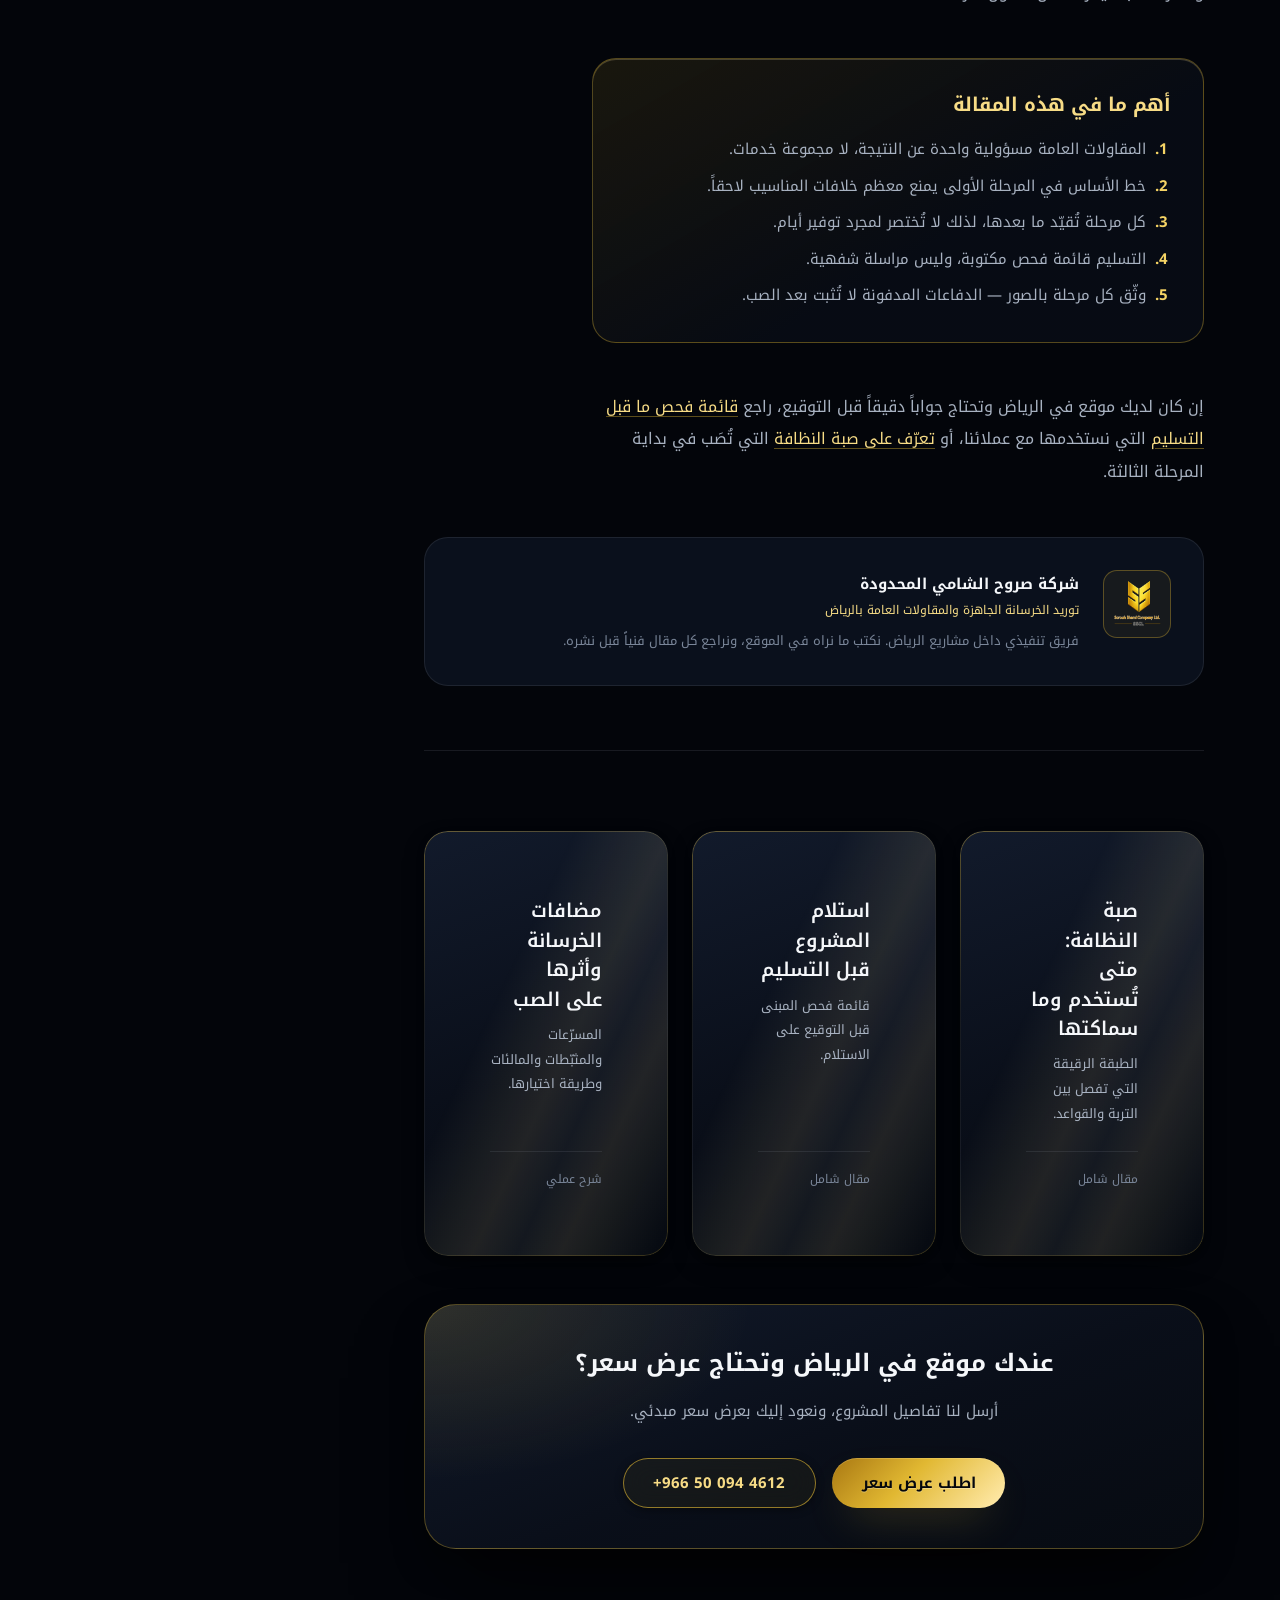
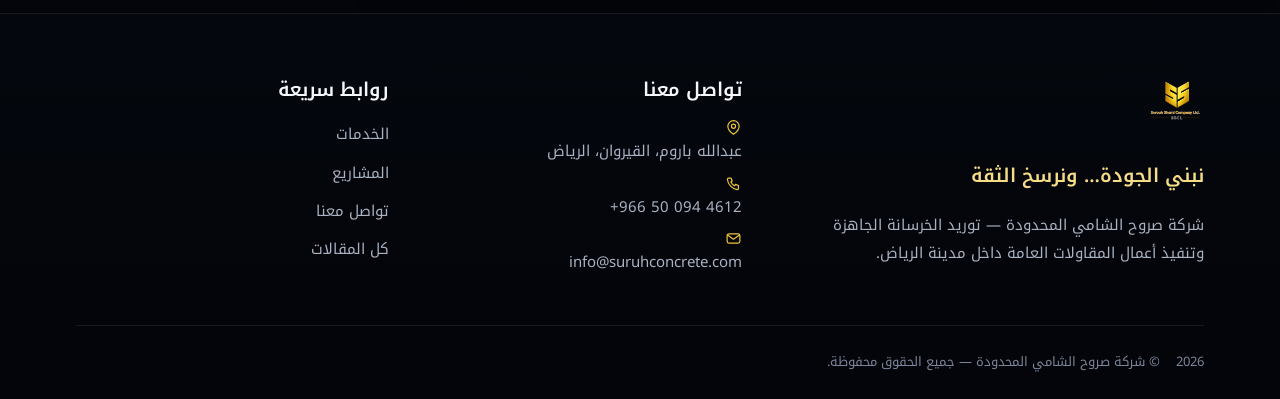
<file: blog/general-contracting-riyadh-stages/index.html>
<!doctype html>
<html lang="ar" dir="rtl">
  <head>
    <meta charset="utf-8" />
    <meta name="viewport" content="width=device-width, initial-scale=1" />
    <title>مقاولات عامة بالرياض: مراحل تنفيذ المشروع من الحفر حتى التسليم</title>
    <meta
      name="description"
      content="دليل عملي لمراحل تنفيذ المشروع في المقاولات العامة بالرياض: دراسة الموقع، الحفر، صب الأساسات، الأعمدة، السقف، التشطيب، ثم التسليم — مع المدد والأخطاء الشائعة."
    />

    <!-- REPLACE-ME (domain) — set to the real public URL before going live -->
    <link rel="canonical" href="https://REPLACE-ME.example/blog/general-contracting-riyadh-stages/" />

    <meta property="og:type" content="article" />
    <meta property="og:locale" content="ar_SA" />
    <meta property="og:site_name" content="شركة صروح الشامي المحدودة" />
    <meta
      property="og:title"
      content="مقاولات عامة بالرياض: مراحل تنفيذ المشروع من الحفر حتى التسليم"
    />
    <meta
      property="og:description"
      content="المراحل السبع لتنفيذ مشروع سكني، وماذا ينتج عن كل مرحلة، والأخطاء التي تكلف المشروع أكثر مما توفر."
    />
    <meta
      property="og:url"
      content="https://REPLACE-ME.example/blog/general-contracting-riyadh-stages/"
    />
    <meta
      property="og:image"
      content="https://REPLACE-ME.example/assets/img/projects/dhahrat-laban-columns.webp"
    />
    <meta name="twitter:card" content="summary_large_image" />
    <meta
      name="twitter:title"
      content="مقاولات عامة بالرياض: مراحل تنفيذ المشروع من الحفر حتى التسليم"
    />
    <meta
      name="twitter:description"
      content="المراحل السبع لتنفيذ مشروع سكني، وماذا ينتج عن كل مرحلة، والأخطاء التي تكلف المشروع أكثر مما توفر."
    />
    <meta
      name="twitter:image"
      content="https://REPLACE-ME.example/assets/img/projects/dhahrat-laban-columns.webp"
    />

    <link rel="icon" type="image/png" sizes="150x150" href="../../assets/img/favicon-150.png" />
    <link rel="apple-touch-icon" href="../../assets/img/apple-touch-180.png" />
    <link rel="manifest" href="../../site.webmanifest" />

    <link
      rel="preload"
      href="../../assets/fonts/NotoKufiArabic-arabic.woff2"
      as="font"
      type="font/woff2"
      crossorigin
    />
    <link
      rel="preload"
      href="../../assets/fonts/NotoKufiArabic-latin.woff2"
      as="font"
      type="font/woff2"
      crossorigin
    />

    <link rel="stylesheet" href="../../assets/css/tokens.css" />
    <link rel="stylesheet" href="../../assets/css/base.css" />
    <link rel="stylesheet" href="../../assets/css/components.css" />
    <link rel="stylesheet" href="../../assets/css/blog.css" />

    <!-- Marks that JS is available so scroll-reveal styles only apply then -->
    <script>
      document.documentElement.classList.add("js");
    </script>

    <script type="application/ld+json">
      {
        "@context": "https://schema.org",
        "@graph": [
          {
            "@type": "BlogPosting",
            "@id": "https://REPLACE-ME.example/blog/general-contracting-riyadh-stages/#article",
            "headline": "مقاولات عامة بالرياض: مراحل تنفيذ المشروع من الحفر حتى التسليم",
            "description": "دليل عملي لمراحل تنفيذ المشروع في المقاولات العامة بالرياض.",
            "inLanguage": "ar",
            "articleSection": "مقاولات عامة",
            "wordCount": 1520,
            "datePublished": "2026-09-27",
            "dateModified": "2026-09-27",
            "url": "https://REPLACE-ME.example/blog/general-contracting-riyadh-stages/",
            "mainEntityOfPage": {
              "@type": "WebPage",
              "@id": "https://REPLACE-ME.example/blog/general-contracting-riyadh-stages/"
            },
            "image": "https://REPLACE-ME.example/assets/img/projects/dhahrat-laban-columns.webp",
            "author": {
              "@type": "Organization",
              "name": "شركة صروح الشامي المحدودة",
              "url": "https://REPLACE-ME.example/"
            },
            "publisher": {
              "@type": "Organization",
              "name": "شركة صروح الشامي المحدودة",
              "logo": {
                "@type": "ImageObject",
                "url": "https://REPLACE-ME.example/assets/img/icon-512.png"
              },
              "url": "https://REPLACE-ME.example/"
            }
          },
          {
            "@type": "BreadcrumbList",
            "itemListElement": [
              {
                "@type": "ListItem",
                "position": 1,
                "name": "الصفحة الرئيسية",
                "item": "https://REPLACE-ME.example/"
              },
              {
                "@type": "ListItem",
                "position": 2,
                "name": "المدونة",
                "item": "https://REPLACE-ME.example/blog/"
              },
              {
                "@type": "ListItem",
                "position": 3,
                "name": "مراحل تنفيذ المشروع",
                "item": "https://REPLACE-ME.example/blog/general-contracting-riyadh-stages/"
              }
            ]
          }
        ]
      }
    </script>
  </head>

  <body class="article-page">
    <a class="skip-link" href="#main">تخطَّ إلى المحتوى</a>

    <header class="site-header">
      <div class="container site-header__inner">
        <a class="logo" href="../../index.html" aria-label="شركة صروح الشامي — الصفحة الرئيسية">
          <img
            class="logo__img"
            src="../../assets/img/logo.png"
            alt="شعار شركة صروح الشامي المحدودة"
            width="880"
            height="695"
            decoding="async"
          />
        </a>

        <nav class="site-nav" aria-label="روابط الموقع">
          <a class="site-nav__link" href="../../index.html#services">الخدمات</a>
          <a class="site-nav__link" href="../../index.html#projects">المشاريع</a>
          <a class="site-nav__link" href="../../index.html#process">مراحل العمل</a>
          <a class="site-nav__link" href="../" aria-current="page">المدونة</a>
        </nav>

        <div class="site-header__actions">
          <a class="btn btn--primary btn--sm" href="../../index.html#contact">اطلب عرض سعر</a>
        </div>
      </div>
    </header>

    <main id="main">
      <div class="container article-shell">
        <!-- ==============================================================
             ARTICLE BODY
             ============================================================== -->
        <article>
          <header class="article-head">
            <nav class="crumbs" aria-label="مسار التصفح">
              <a href="../../index.html">الرئيسية</a>
              <svg viewBox="0 0 24 24" aria-hidden="true" focusable="false"><path d="m14 6-6 6 6 6" /></svg>
              <a href="../">المدونة</a>
              <svg viewBox="0 0 24 24" aria-hidden="true" focusable="false"><path d="m14 6-6 6 6 6" /></svg>
              <span>مراحل تنفيذ المشروع</span>
            </nav>

            <p class="article-head__eyebrow">مقاولات عامة</p>

            <h1 class="article-head__title">
              مقاولات عامة بالرياض: مراحل تنفيذ المشروع من الحفر حتى التسليم
            </h1>

            <p class="article-head__lead">
              المشروع السكني لا يبدأ من الخرسانة، بل من الأرض. هذه المقالة تشرح
              المراحل السبع التي يمرّ بها تنفيذ فيلا أو دور سكني داخل الرياض، وماذا
              ينتج عن كل مرحلة، وأين يتعطّل البناء عادةً.
            </p>

            <div class="article-meta">
              <span class="article-meta__item">
                <svg viewBox="0 0 24 24" aria-hidden="true" focusable="false"><circle cx="12" cy="12" r="9" /><path d="M12 7v5l3.2 2" /></svg>
                <span class="tnum">12</span> دقيقة قراءة
              </span>
              <span class="article-meta__item">
                <svg viewBox="0 0 24 24" aria-hidden="true" focusable="false"><rect x="3.5" y="5" width="17" height="16" rx="2.6" /><path d="M3.5 10h17M8 3v4M16 3v4" /></svg>
                <time datetime="2026-09-27">سبتمبر 2026</time>
              </span>
              <span class="article-meta__item">
                <svg viewBox="0 0 24 24" aria-hidden="true" focusable="false"><path d="M4 20.5V6.2a1.7 1.7 0 0 1 1.7-1.7h12.6A1.7 1.7 0 0 1 20 6.2v14.3" /><path d="M4 20.5h16M8.5 8.5h7M8.5 12.5h7M8.5 16.5h4" /></svg>
                مقال شامل
              </span>
            </div>
          </header>

          <div class="prose">
            <p>
              عندما يوقّع العميل عقداً واحداً مع جهة واحدة مسؤولة عن المشروع كاملاً،
              فهو لا يشتري خدمة واحدة، بل يشتري <strong>تسلسلاً متكاملاً</strong> من
              القرارات. كل قرار في مرحلة يقيّد الخيارات في المرحلة التي تليه: عمق
              الحفر يحدد ارتفاع الأساسات، وارتفاع الأساسات يحدد منسوب الدور الأرضي،
              ومنسوب الدور الأرضي يحدد أبعاد السقف وأبعاد المخطط الداخلي.
            </p>
            <p>
              لهذا السبب تختلف <strong>المقاولات العامة بالرياض</strong> عن خدمات
              التوريد والصب المنفردة. التوريد ينتهي عند خروج الشاحنة من بوابة
              الموقع، أما المقاولات العامة فلا تنتهي إلا بتسليم مفتاح يعمل.
            </p>

            <h2 id="scope">ما المقاولات العامة بالرياض؟</h2>
            <p>
              المقاولات العامة هي إسناد جهة واحدة مسؤولية تنفيذ المشروع كله: إعداد
              مخطط التنفيذ، ثم الحفر، ثم الأساسات، ثم الهيكل الخرساني، ثم البناء
              والتشطيب، ثم التسليم. والفكرة ليست في كثرة الأعمال، بل في تجميع
              المسؤولية. العميل يتعامل مع طرف واحد مسؤول عن النتيجة، بدل أن يتنقل
              بين مقاول حفر، ومورّد خرسانة، ومقاول بناء، ومقاول تشطيب — كل واحد
              منهم يرى جزءاً لا يرى الكل.
            </p>
            <p>
              في المشاريع السكنية داخل الرياض يشمل النطاق المعتاد للأعمال التالية:
            </p>
            <ul>
              <li>معاينة الموقع ودراسة التربة وتحديد منسوب الصفر.</li>
              <li>الحفر وإزالة الأنقاض وتنسيق الموقع.</li>
              <li>صب الأساسات والقواعد حسب تصميم الأساسات.</li>
              <li>صب الأعمدة والبلاطات وحوائط السواتر.</li>
              <li>صب أسقف الطوابق والأسقف المستقلة والدرجات.</li>
              <li>البناء والتشطيب والتأثيث.</li>
              <li>الاختبارات النهائية وتسليم المشروع.</li>
            </ul>
            <p>
              لاحظ أن القائمة تتقاطع مع
              <a href="../../index.html#services">خدماتنا في الصفحة الرئيسية</a>، حيث
              نفصل بين <em>توريد الخرسانة الجاهزة</em> كخدمة مستقلة، و
              <em>المقاولات العامة</em> كمسؤولية متكاملة عن المشروع.
            </p>

            <h2 id="diff">ما الفرق بين المقاولات العامة وتوريد الخرسانة الجاهزة؟</h2>
            <p>
              الخلط، هنا يكثر الالتباس. التوريد يمر بنصف دورة العمل فقط:
            </p>
            <div class="table-scroll">
              <table>
                <caption>مقارنة بين نطاقين مختلفين</caption>
                <thead>
                  <tr>
                    <th scope="col">وجه المقارنة</th>
                    <th scope="col">توريد الخرسانة الجاهزة</th>
                    <th scope="col">المقاولات العامة</th>
                  </tr>
                </thead>
                <tbody>
                  <tr>
                    <th scope="row">نطاق العمل</th>
                    <td>من التحميل حتى الصب</td>
                    <td>من دراسة الموقع حتى التسليم</td>
                  </tr>
                  <tr>
                    <th scope="row">المسؤولية عن النتيجة</th>
                    <td>سلامة الخلطة وسير الصب</td>
                    <td>سلامة المشروع كاملاً</td>
                  </tr>
                  <tr>
                    <th scope="row">الأشواط</th>
                    <td>أشواط صب وضخ</td>
                    <td>كل مراحل البناء</td>
                  </tr>
                  <tr>
                    <th scope="row">من ينظّم الفرق</th>
                    <td>المهندس المشرف</td>
                    <td>المقاول العام</td>
                  </tr>
                </tbody>
              </table>
            </div>
            <p>
              الخلاصة: التوريد يخدم المقاول، والمقاولات العامة تخدم المالك. وكثير من
              المشاريع السكنية تُنفَّذ خدمة واحدة فقط، فيتحمّل المالك مسؤولية تنسيق
              الباقي بنفسه — وهي المرحلة التي تُسقط المشاريع أكثر من غيرها.
            </p>

            <h2 id="stages">المراحل السبع لتنفيذ المشروع</h2>

            <svg class="diagram" viewBox="0 0 760 452" direction="rtl" role="img" aria-label="مخطط يوضح مراحل تنفيذ المشروع السبع بالترتيب من دراسة الموقع حتى التسليم">
              <text class="d-title" x="380" y="30" text-anchor="middle" font-size="15">
                مراحل تنفيذ المشروع السبع
              </text>

              <rect class="d-box--gold" x="400" y="52" width="340" height="76" rx="12" />
              <circle cx="712" cy="90" r="15" fill="none" stroke="rgba(225,184,50,0.62)" stroke-width="1.4" />
              <text class="d-accent" x="712" y="95" text-anchor="middle" font-size="14">1</text>
              <text x="556" y="86" text-anchor="middle" font-size="14">دراسة الموقع وخط الأساس</text>
              <text class="d-muted" x="556" y="108" text-anchor="middle">معاينة وتربة ومنسوب صفر</text>

              <rect class="d-box" x="20" y="52" width="340" height="76" rx="12" />
              <circle cx="52" cy="90" r="15" fill="none" stroke="rgba(225,184,50,0.42)" stroke-width="1.4" />
              <text class="d-accent" x="52" y="95" text-anchor="middle" font-size="14">2</text>
              <text x="212" y="86" text-anchor="middle" font-size="14">الحفر والدعائم</text>
              <text class="d-muted" x="212" y="108" text-anchor="middle">حفر، إزالة أنقاض، سند</text>

              <rect class="d-box" x="400" y="144" width="340" height="76" rx="12" />
              <circle cx="712" cy="182" r="15" fill="none" stroke="rgba(225,184,50,0.42)" stroke-width="1.4" />
              <text class="d-accent" x="712" y="187" text-anchor="middle" font-size="14">3</text>
              <text x="556" y="178" text-anchor="middle" font-size="14">صب الأساسات والقواعد</text>
              <text class="d-muted" x="556" y="200" text-anchor="middle">صبة نظافة، حديد، صب</text>

              <rect class="d-box" x="20" y="144" width="340" height="76" rx="12" />
              <circle cx="52" cy="182" r="15" fill="none" stroke="rgba(225,184,50,0.42)" stroke-width="1.4" />
              <text class="d-accent" x="52" y="187" text-anchor="middle" font-size="14">4</text>
              <text x="212" y="178" text-anchor="middle" font-size="14">الأعمدة والبلاطات</text>
              <text class="d-muted" x="212" y="200" text-anchor="middle">سواتر، أعمدة، أرضية دور</text>

              <rect class="d-box" x="400" y="236" width="340" height="76" rx="12" />
              <circle cx="712" cy="274" r="15" fill="none" stroke="rgba(225,184,50,0.42)" stroke-width="1.4" />
              <text class="d-accent" x="712" y="279" text-anchor="middle" font-size="14">5</text>
              <text x="556" y="270" text-anchor="middle" font-size="14">الطوابق العلوية والسقف</text>
              <text class="d-muted" x="556" y="292" text-anchor="middle">تكرار الأدوار ثم سقف أعلى</text>

              <rect class="d-box" x="20" y="236" width="340" height="76" rx="12" />
              <circle cx="52" cy="274" r="15" fill="none" stroke="rgba(225,184,50,0.42)" stroke-width="1.4" />
              <text class="d-accent" x="52" y="279" text-anchor="middle" font-size="14">6</text>
              <text x="212" y="270" text-anchor="middle" font-size="14">البناء والتشطيب</text>
              <text class="d-muted" x="212" y="292" text-anchor="middle">بلوك، كسوة، سباكة، كهرباء</text>

              <rect class="d-box--gold" x="400" y="328" width="340" height="76" rx="12" />
              <circle cx="712" cy="366" r="15" fill="none" stroke="rgba(225,184,50,0.62)" stroke-width="1.4" />
              <text class="d-accent" x="712" y="371" text-anchor="middle" font-size="14">7</text>
              <text x="556" y="362" text-anchor="middle" font-size="14">الاختبارات والتسليم</text>
              <text class="d-muted" x="556" y="384" text-anchor="middle">فحص، معالجة، تسليم مفاتيح</text>
            </svg>

            <h3 id="s1">1. دراسة الموقع وخط الأساس</h3>
            <p>
              تبدأ المرحلة بمعاينة الموقع بوضع خط أساس (<span class="latin">Baseline</span>) على
              الأرض. هذا الخط
              هو المرجع الذي تُقاس منه كل المناسيب اللاحقة. من دونه، يفقد كل من
              المقاول والمهندس المشرف نقطة رجوع واحدة، ويصبح أي خلاف على مستوى
              الأرض خلافاً بلا حل.
            </p>
            <p>
              تُجرى في هذه المرحلة أيضاً دراسة تربة أولية تبيّن نوع التربة وقدرة
              تحملها، وهي التي تحدد إن كان التحول إلى أساسات مبسطة كافٍ أم
              يلزم نظام أعمدة. كما تُراجع الموافقات البلدية والنطاق العمراني قبل
              إنفاق أي مبلغ على التصميم.
            </p>
            <p>
              <strong>المخرَج:</strong> مخطط تنفيذ معتمد، منسوب صفر معلّم، وتقرير تربة.
            </p>

            <h3 id="s2">2. الحفر والدعائم</h3>
            <p>
              الحفر هو المرحلة التي تُكشف فيها أخطاء المرحلة الأولى. إذا كان عمق
              الحفر غير متوافق مع تصميم الأساسات، فقد أصبحت الكلفة معطّلة قبل أن
              تبدأ. لذلك يُقاس عمق الحفر ويُقارن بالمخطط نقطةً نقطة، لا تقديراً.
            </p>
            <p>
              في المواقع التي قد تكون فيها مجاورة لبناء قائم، تظهر الحاجة إلى
              <strong>الدعائم</strong>: دعامات معدنية أو خشبية تحمل جدران
              الجيران المجاورة حتى تُصب قواعد المبنى الجديدة. هذه المرحلة هي
              الأصعب تنظيماً، لأن كل يوم تأخير فيها يعني يوماً إضافياً من الكلفة
              على الجار.
            </p>
            <p>
              <strong>المخرَج:</strong> حفر جاهز ومضغوط، ومنسوب متطابق مع خط الأساس.
            </p>

            <h3 id="s3">3. صب الأساسات والقواعد</h3>
            <p>
              تُصب القواعد بعد التأكد من موضع أعمدة الأساسات في المخطط، ومن أن
              الحفر وصل إلى القاع المطلوب.
            </p>
            <p>
              <strong>المخرَج:</strong> أساس مستوٍّ يمكن البناء فوقه.
            </p>

            <h3 id="s4">4. صب الأعمدة والبلاطات</h3>
            <p>
              بعد إتمام الأساسات، تبقى هذه المرحلة الأكثر حضوراً في
              وجدان العميل، لأنها أول مرحلة يرى فيها شكل البيت. صب الأعمدة يسبق
              صب البلاطة الأرضية، ثم تُصب السواتر مع البلاطة في عملية واحدة.
            </p>
            <p>
              هنا تجتمع علاقتها المباشرة بتوريد الخرسانة الجاهزة.
            </p>
            <p>
              <strong>المخرَج:</strong> دور أرضي مكتمل ومنسوب معلوم.
            </p>

            <h3 id="s5">5. صب الطوابق العلوية والسقف</h3>
            <p>
              بعد إتمام الدور الأرضي يصبح العمل أشبه بدورة متكررة: صب الأعمدة
              للدور التالي، ثم البلاطة والسواتر، ثم صب الدور الذي يليه.
            </p>
            <p>
              <strong>المخرَج:</strong> هيكل كامل وسقف جاهز للأعمال التالية.
            </p>

            <h3 id="s6">6. البناء والتشطيب</h3>
            <p>
              البناء بالمعنى الحرفي: مدّ البلوك بين الأعمدة والسواتر. ثم تبدأ
              الأعمال التشطيبية التي لا علاقة لها بالهيكل إطلاقاً لكنها تحدد منها
              بصرياً: السباكة، والكهرباء، والعزل، والجبس، والدهان، والأرضيات.
            </p>
            <p>
              <strong>المخرَج:</strong> مبنى مغلق ومُشطّب.
            </p>

            <h3 id="s7">7. الاختبارات والتسليم</h3>
            <p>
              التسليم ليس لحظة بل قائمة فحص. يفحص المالك والعاملون فيها: سلامة
              الأساسات، عدم وجود تشققات، عمل العزل، تشغيل السباكة، سلامة التمديدات
              الكهربائية، ونظافة الموقع. ما يُكتشف هنا يُصلح غالباً بتكلفة بسيطة
              ما دام البناء لم يُسلَّم بعد.
            </p>
            <p>
              <strong>المخرَج:</strong> محضر تسليم موقّع، وملف المشروع، وضمانات.
            </p>

            <div class="callout">
              <p class="callout__title">
                <svg viewBox="0 0 24 24" aria-hidden="true" focusable="false"><circle cx="12" cy="12" r="9" /><path d="M12 8.2v.01M12 11.4v4.6" /></svg>
                المدد ليست قانوناً
              </p>
              <p>
                مدد كل مرحلة تعتمد على حجم المشروع، ونوعية التربة، وكمية الطوابق،
                وحالة الموقع، وسرعة وصول الخرسانة من المورّد. الجدول
                التالي أرقام إرشادية لمشروع سكني في الرياض، وليست وعداً تعاقدياً.
              </p>
            </div>

            <div class="table-scroll">
              <table>
                <caption>مدة إرشادية لكل مرحلة في مشروع سكني داخل الرياض</caption>
                <thead>
                  <tr>
                    <th scope="col">المرحلة</th>
                    <th scope="col">المدة التقديرية</th>
                    <th scope="col">أكثر ما يعطّلها</th>
                  </tr>
                </thead>
                <tbody>
                  <tr>
                    <th scope="row">دراسة الموقع</th>
                    <td>أسبوع إلى أسبوعين</td>
                    <td>تأخر الموافقات وإصدار التقرير الفني</td>
                  </tr>
                  <tr>
                    <th scope="row">الحفر والدعائم</th>
                    <td>من 3 أيام إلى 3 أسابيع</td>
                    <td>نوع التربة ومجاورة الجيران</td>
                  </tr>
                  <tr>
                    <th scope="row">الأساسات</th>
                    <td>من أسبوع إلى ثلاثة</td>
                    <td>انظار حديد التسليح والوقود</td>
                  </tr>
                  <tr>
                    <th scope="row">الأعمدة والبلاطات</th>
                    <td>من أسبوعين إلى أربعة</td>
                    <td>توفّر الخرسانة الجاهزة وموسم الأمطار</td>
                  </tr>
                  <tr>
                    <th scope="row">الطوابق والسقف</th>
                    <td>من شهر إلى ثلاثة</td>
                    <td>ترتيب الأدوار وأعطال المضخات</td>
                  </tr>
                  <tr>
                    <th scope="row">البناء والتشطيب</th>
                    <td>من شهرين إلى أربعة</td>
                    <td>تشتت الفرق وتعدد المقاولين الفرعيين</td>
                  </tr>
                  <tr>
                    <th scope="row">التسليم</th>
                    <td>من أسبوع إلى شهر</td>
                    <td>عدد الملاحظات غير المعالجة</td>
                  </tr>
                </tbody>
              </table>
            </div>

            <h2 id="mistakes">الأخطاء التي تكلف المشروع أكثر مما توفّر</h2>
            <ul>
              <li>
                <strong>توزيع المشروع على عدة جهات بلا منسّق واحد.</strong> كل جهة
                تعمل بمنطقها، وتنتهي المسؤولية مشتركة. النتيجة تأخير متكرر.
              </li>
              <li>
                <strong>عدم تحديد منسوب خط الأساس.</strong> يتكرر في أطراف الموقع،
                فيظهر عيب في المناسيب بعد اكتمال الصب.
              </li>
              <li>
                <strong>البدء في التشطيب قبل اختبار الهيكل.</strong> التشطيب المبكر
                يجعل أي إصلاح لاحق مكلفاً جداً.
              </li>
              <li>
                <strong>إهمال قوالب الصب ورعايتها.</strong> الضغط على الجانبين
                الجوانب غير المدعومة من الأعمدة ينتج فقاعات وتشرخاً.
              </li>
              <li>
                <strong>عدم توثيق المراحل بالصور.</strong> عند تسليم المشروع لاحقاً،
                تصبح المطالبة بدفاع في العناصر المدفونة مستحيلة.
              </li>
            </ul>

            <h2 id="choose">كيف تختار مقاولاً في الرياض</h2>
            <p>
              اسأل عن هذه الخمسة قبل التوقيع، وتستطيع التحقق من كل منها ميدانياً:
            </p>
            <ol>
              <li>
                <strong>نطاق العمل مكتوباً.</strong> يجب أن يحدد العقد بالضبط ما
                يشمله وما لا يشمله. غموض النطاق هو المصدر الأول للخلافات.
              </li>
              <li>
                <strong>جدول زمني بمراحل.</strong> لا يكفي رقم إجمالي، بل مرحلة
                بمرحلة مع تاريخ بدء وانتهاء.
              </li>
              <li>
                <strong>مصدر الخرسانة.</strong> توريد الخرسانة الجاهزة من مورّد
                مرخّص، مع شهادة جودة الخلطة عند الطلب.
              </li>
              <li>
                <strong>آلية التعامل مع التعديلات.</strong> من يوثّق طلب التغيير
                كتابياً، ومن يبدأ به تلقائياً.
              </li>
              <li>
                <strong>ضمان بعد التسليم.</strong> مدته وشروطه مكتوبة، لا شفهية.
              </li>
            </ol>
            <p>
              يمكنك قراءة خطوات العمل التي نتبعها من
              <a href="../../index.html#process">قسم مراحل العمل</a> في الصفحة
              الرئيسية، ومقارنتها بما يعرضه كل مقاول آخر.
            </p>

            <div class="takeaways">
              <h2>أهم ما في هذه المقالة</h2>
              <ol>
                <li>المقاولات العامة مسؤولية واحدة عن النتيجة، لا مجموعة خدمات.</li>
                <li>خط الأساس في المرحلة الأولى يمنع معظم خلافات المناسيب لاحقاً.</li>
                <li>كل مرحلة تُقيّد ما بعدها، لذلك لا تُختصر لمجرد توفير أيام.</li>
                <li>التسليم قائمة فحص مكتوبة، وليس مراسلة شفهية.</li>
                <li>وثّق كل مرحلة بالصور — الدفاعات المدفونة لا تُثبت بعد الصب.</li>
              </ol>
            </div>

            <p>
              إن كان لديك موقع في الرياض وتحتاج جواباً دقيقاً قبل التوقيع، راجع
              <a href="../project-handover-checklist/">قائمة فحص ما قبل التسليم</a>
              التي نستخدمها مع عملائنا، أو
              <a href="../blinding-concrete/">تعرّف على صبة النظافة</a> التي تُصَب في
              بداية المرحلة الثالثة.
            </p>
          </div>

          <div class="author">
            <img
              class="author__logo"
              src="../../assets/img/logo.png"
              alt=""
              aria-hidden="true"
              width="880"
              height="695"
              loading="lazy"
              decoding="async"
            />
            <div>
              <p class="author__name">شركة صروح الشامي المحدودة</p>
              <p class="author__role">توريد الخرسانة الجاهزة والمقاولات العامة بالرياض</p>
              <p class="author__bio">
                فريق تنفيذي داخل مشاريع الرياض. نكتب ما نراه في الموقع، ونراجع كل
                مقال فنياً قبل نشره.
              </p>
            </div>
          </div>

          <section class="related" aria-labelledby="related-title">
            <h2 class="sr-only" id="related-title">مقالات ذات صلة</h2>
            <div class="related__grid">
              <a class="card post-card" href="../blinding-concrete/">
                <span class="card__glow" aria-hidden="true"></span>
                <span class="card__sheen" aria-hidden="true"></span>
                <span class="post-card__body">
                  <h3 class="post-card__title">صبة النظافة: متى تُستخدم وما سماكتها</h3>
                  <p class="post-card__text">الطبقة الرقيقة التي تفصل بين التربة والقواعد.</p>
                  <span class="post-card__foot"><span>مقال شامل</span></span>
                </span>
              </a>

              <a class="card post-card" href="../project-handover-checklist/">
                <span class="card__glow" aria-hidden="true"></span>
                <span class="card__sheen" aria-hidden="true"></span>
                <span class="post-card__body">
                  <h3 class="post-card__title">استلام المشروع قبل التسليم</h3>
                  <p class="post-card__text">قائمة فحص المبنى قبل التوقيع على الاستلام.</p>
                  <span class="post-card__foot"><span>مقال شامل</span></span>
                </span>
              </a>

              <a class="card post-card" href="../concrete-chemical-admixtures/">
                <span class="card__glow" aria-hidden="true"></span>
                <span class="card__sheen" aria-hidden="true"></span>
                <span class="post-card__body">
                  <h3 class="post-card__title">مضافات الخرسانة وأثرها على الصب</h3>
                  <p class="post-card__text">المسرّعات والمثبّطات والمالئات وطريقة اختيارها.</p>
                  <span class="post-card__foot"><span>شرح عملي</span></span>
                </span>
              </a>
            </div>
          </section>

          <div class="article-cta">
            <h2>عندك موقع في الرياض وتحتاج عرض سعر؟</h2>
            <p>أرسل لنا تفاصيل المشروع، ونعود إليك بعرض سعر مبدئي.</p>
            <div class="article-cta__actions">
              <a class="btn btn--primary" href="../../index.html#contact">اطلب عرض سعر</a>
              <a class="btn btn--ghost" href="tel:+966500944612" dir="ltr">+966 50 094 4612</a>
            </div>
          </div>
        </article>

        <!-- SIDE RAIL -->
        <aside class="rail" aria-label="محتويات المقال">
          <div class="rail__card">
            <h2 class="rail__title">محتويات المقال</h2>
            <ol>
              <li><a href="#scope">ما المقاولات العامة بالرياض؟</a></li>
              <li><a href="#diff">مقارنة بالمقاولات والتوريد</a></li>
              <li><a href="#stages">المراحل السبع</a></li>
              <li><a href="#s1">دراسة الموقع وخط الأساس</a></li>
              <li><a href="#s2">الحفر والدعائم</a></li>
              <li><a href="#s3">صب الأساسات</a></li>
              <li><a href="#s4">الأعمدة والبلاطات</a></li>
              <li><a href="#s7">الاختبارات والتسليم</a></li>
              <li><a href="#mistakes">الأخطاء الشائعة</a></li>
              <li><a href="#choose">كيف تختار مقاولاً</a></li>
            </ol>
          </div>

          <div class="rail__card">
            <h2 class="rail__title">اطلب عرض سعر</h2>
            <p class="prose" style="margin: 0 0 var(--space-sm); font-size: var(--fs-xs); line-height: 1.8;">
              أرسل لنا تفاصيل موقعك وطبيعة المشروع، ونعود إليك بعرض سعر مبدئي.
            </p>
            <a class="btn btn--primary btn--sm btn--block" href="../../index.html#contact">
              تواصل معنا
            </a>
          </div>
        </aside>
      </div>
    </main>

    <!-- ===================================================================
         FOOTER
         =================================================================== -->
    <footer class="site-footer">
      <div class="container">
        <div class="site-footer__grid">
          <div>
            <a class="logo" href="../../index.html">
              <img
                class="logo__img"
                src="../../assets/img/logo.png"
                alt="شعار شركة صروح الشامي المحدودة"
                width="880"
                height="695"
                loading="lazy"
                decoding="async"
              />
            </a>
            <p class="site-footer__slogan">نبني الجودة… ونرسخ الثقة</p>
            <p class="site-footer__about">
              شركة صروح الشامي المحدودة — توريد الخرسانة الجاهزة وتنفيذ أعمال
              المقاولات العامة داخل مدينة الرياض.
            </p>
          </div>

          <div>
            <h2 class="site-footer__title">تواصل معنا</h2>
            <ul class="site-footer__list" role="list">
              <li>
                <svg viewBox="0 0 24 24" aria-hidden="true" focusable="false"><path d="M20 10.4c0 6-8 11.2-8 11.2s-8-5.2-8-11.2a8 8 0 0 1 16 0Z" /><circle cx="12" cy="10.2" r="2.9" /></svg>
                <span>عبدالله باروم، القيروان، الرياض</span>
              </li>
              <li>
                <svg viewBox="0 0 24 24" aria-hidden="true" focusable="false"><path d="M5 4.5h3.6l1.6 4-2 1.4a12.4 12.4 0 0 0 5.4 5.4l1.4-2 4 1.6V19a1.6 1.6 0 0 1-1.8 1.6A16.4 16.4 0 0 1 3.4 6.3 1.6 1.6 0 0 1 5 4.5Z" /></svg>
                <a href="tel:+966500944612" dir="ltr">+966 50 094 4612</a>
              </li>
              <li>
                <svg viewBox="0 0 24 24" aria-hidden="true" focusable="false"><rect x="3" y="5.5" width="18" height="13" rx="2.6" /><path d="m3.6 7 8.4 6 8.4-6" /></svg>
                <a href="mailto:info@suruhconcrete.com" dir="ltr">info@suruhconcrete.com</a>
              </li>
            </ul>
          </div>

          <div>
            <h2 class="site-footer__title">روابط سريعة</h2>
            <ul class="site-footer__list" role="list">
              <li><a href="../../index.html#services">الخدمات</a></li>
              <li><a href="../../index.html#projects">المشاريع</a></li>
              <li><a href="../../index.html#contact">تواصل معنا</a></li>
              <li><a href="../">كل المقالات</a></li>
            </ul>
          </div>
        </div>

        <div class="site-footer__bottom">
          <p class="site-footer__legal">
            <span class="tnum">2026</span> © شركة صروح الشامي المحدودة — جميع الحقوق محفوظة.
          </p>
        </div>
      </div>
    </footer>

    <script src="../../assets/js/main.js" defer></script>
  </body>
</html>
</file>
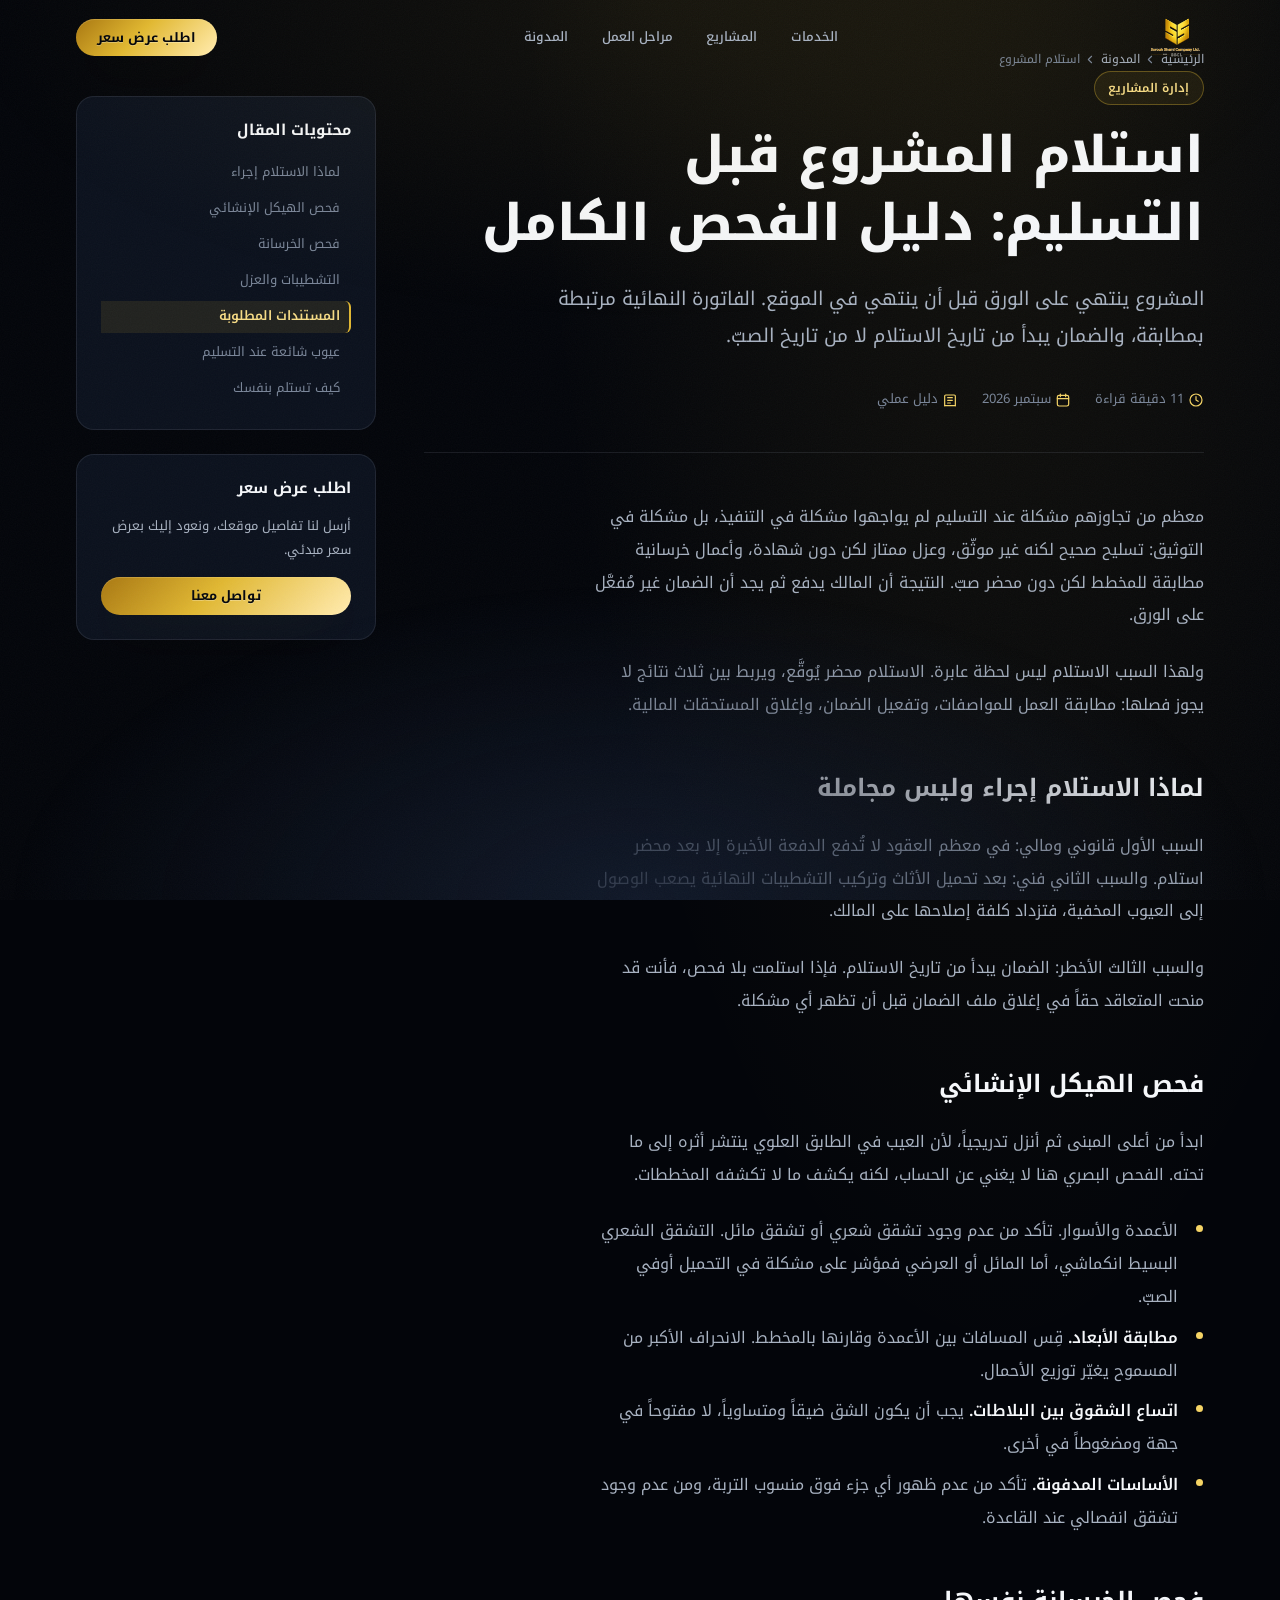
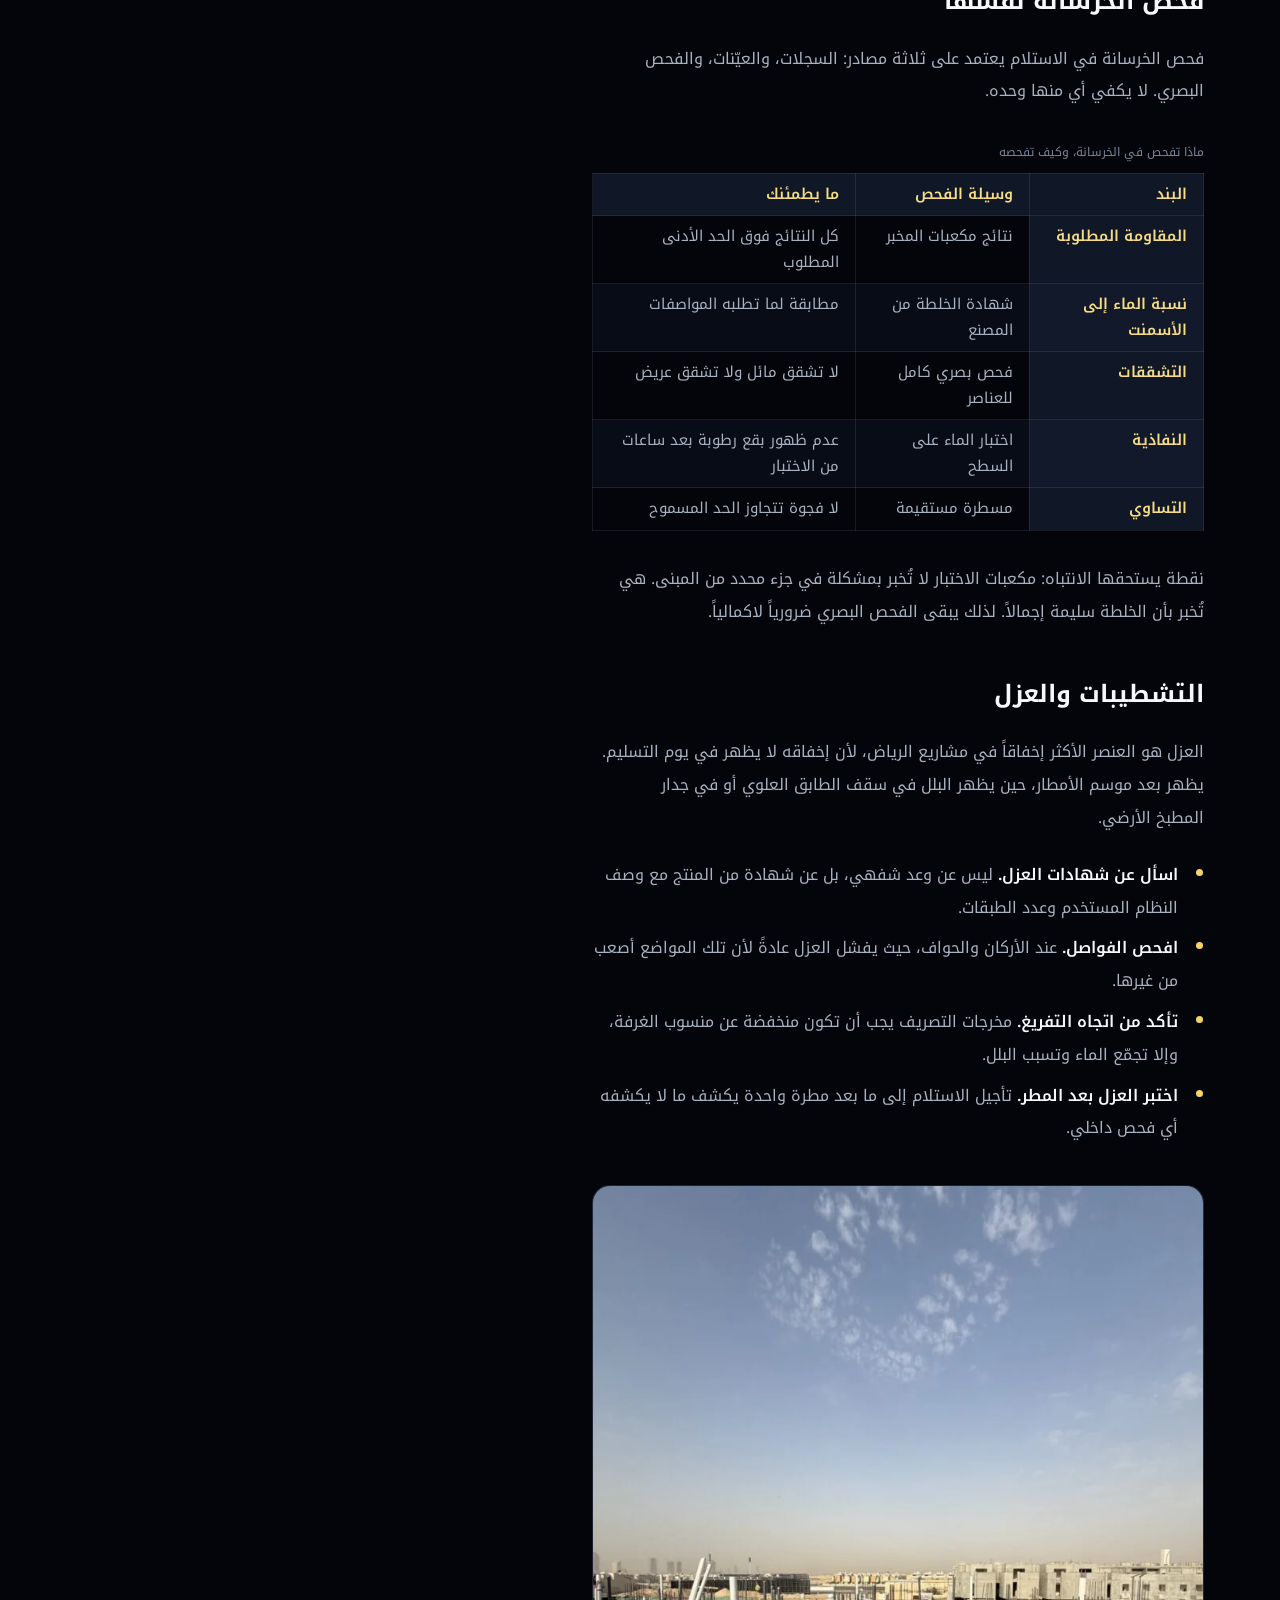
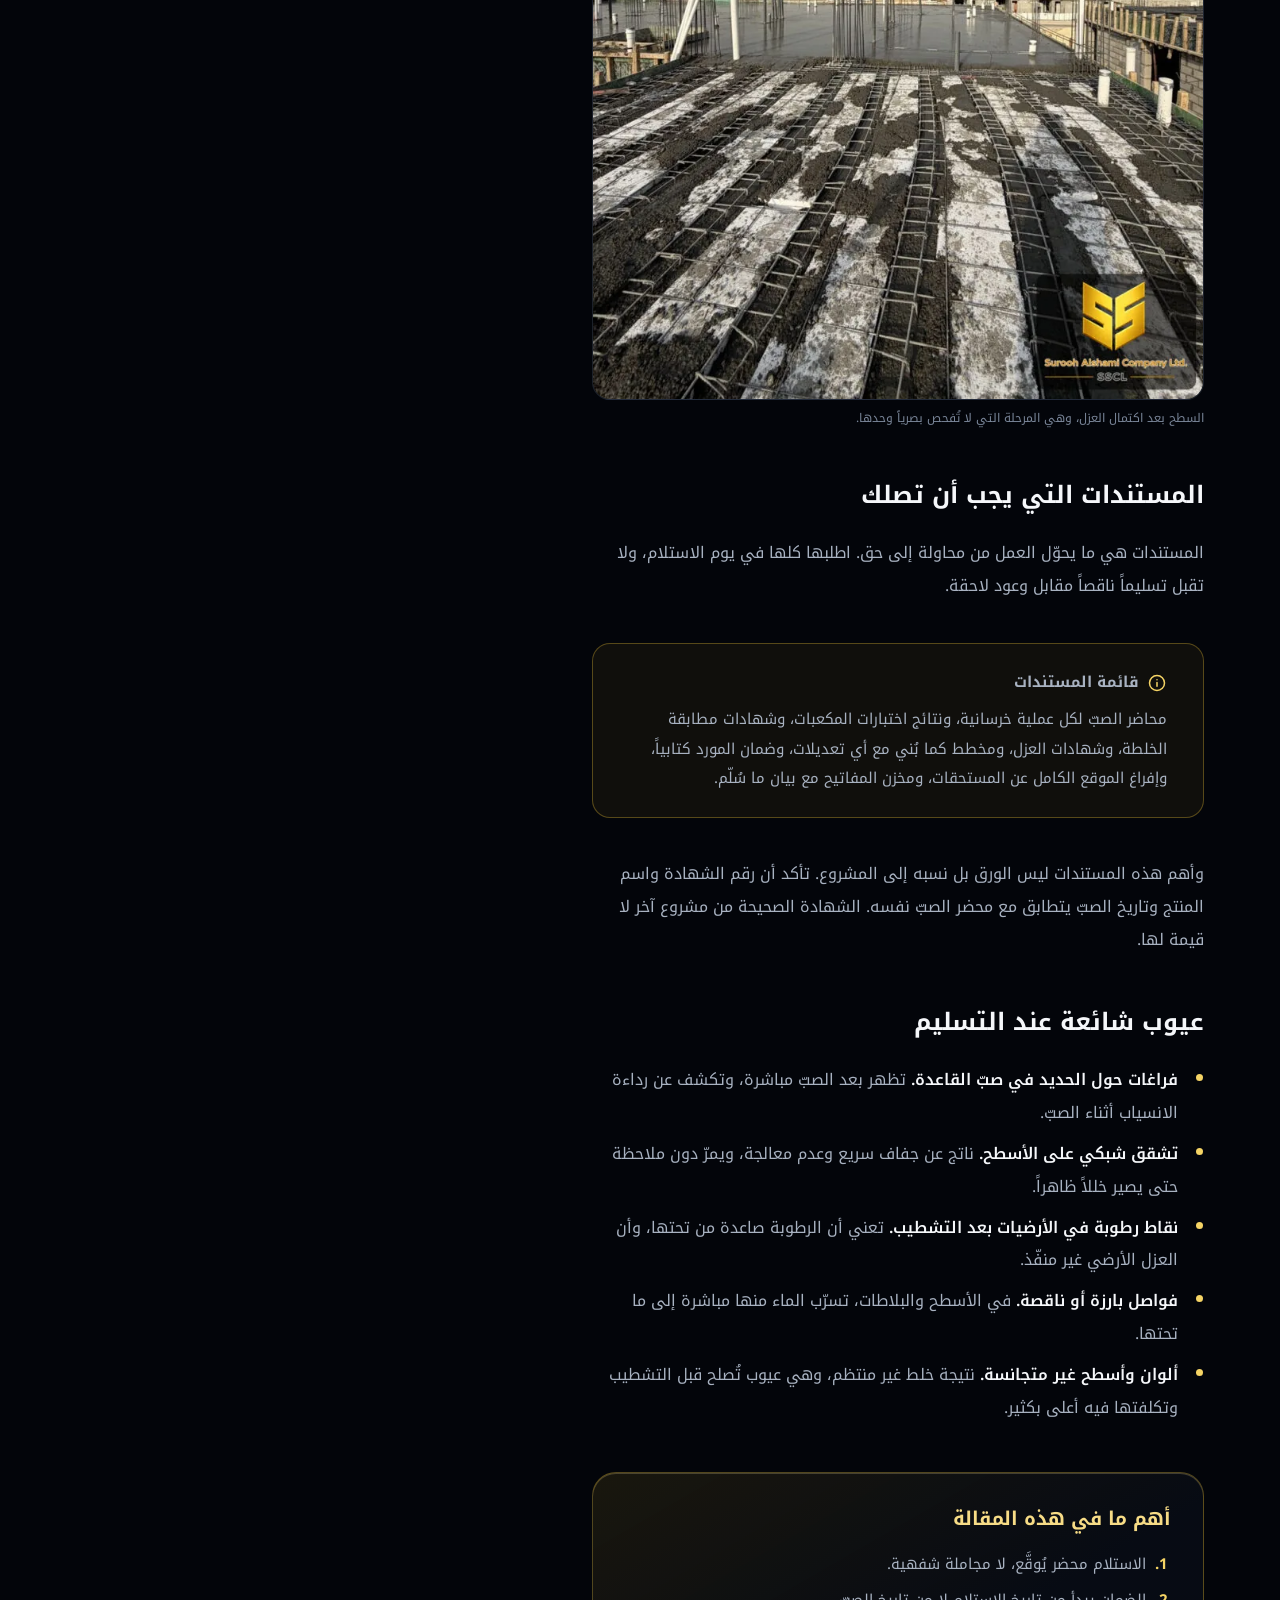
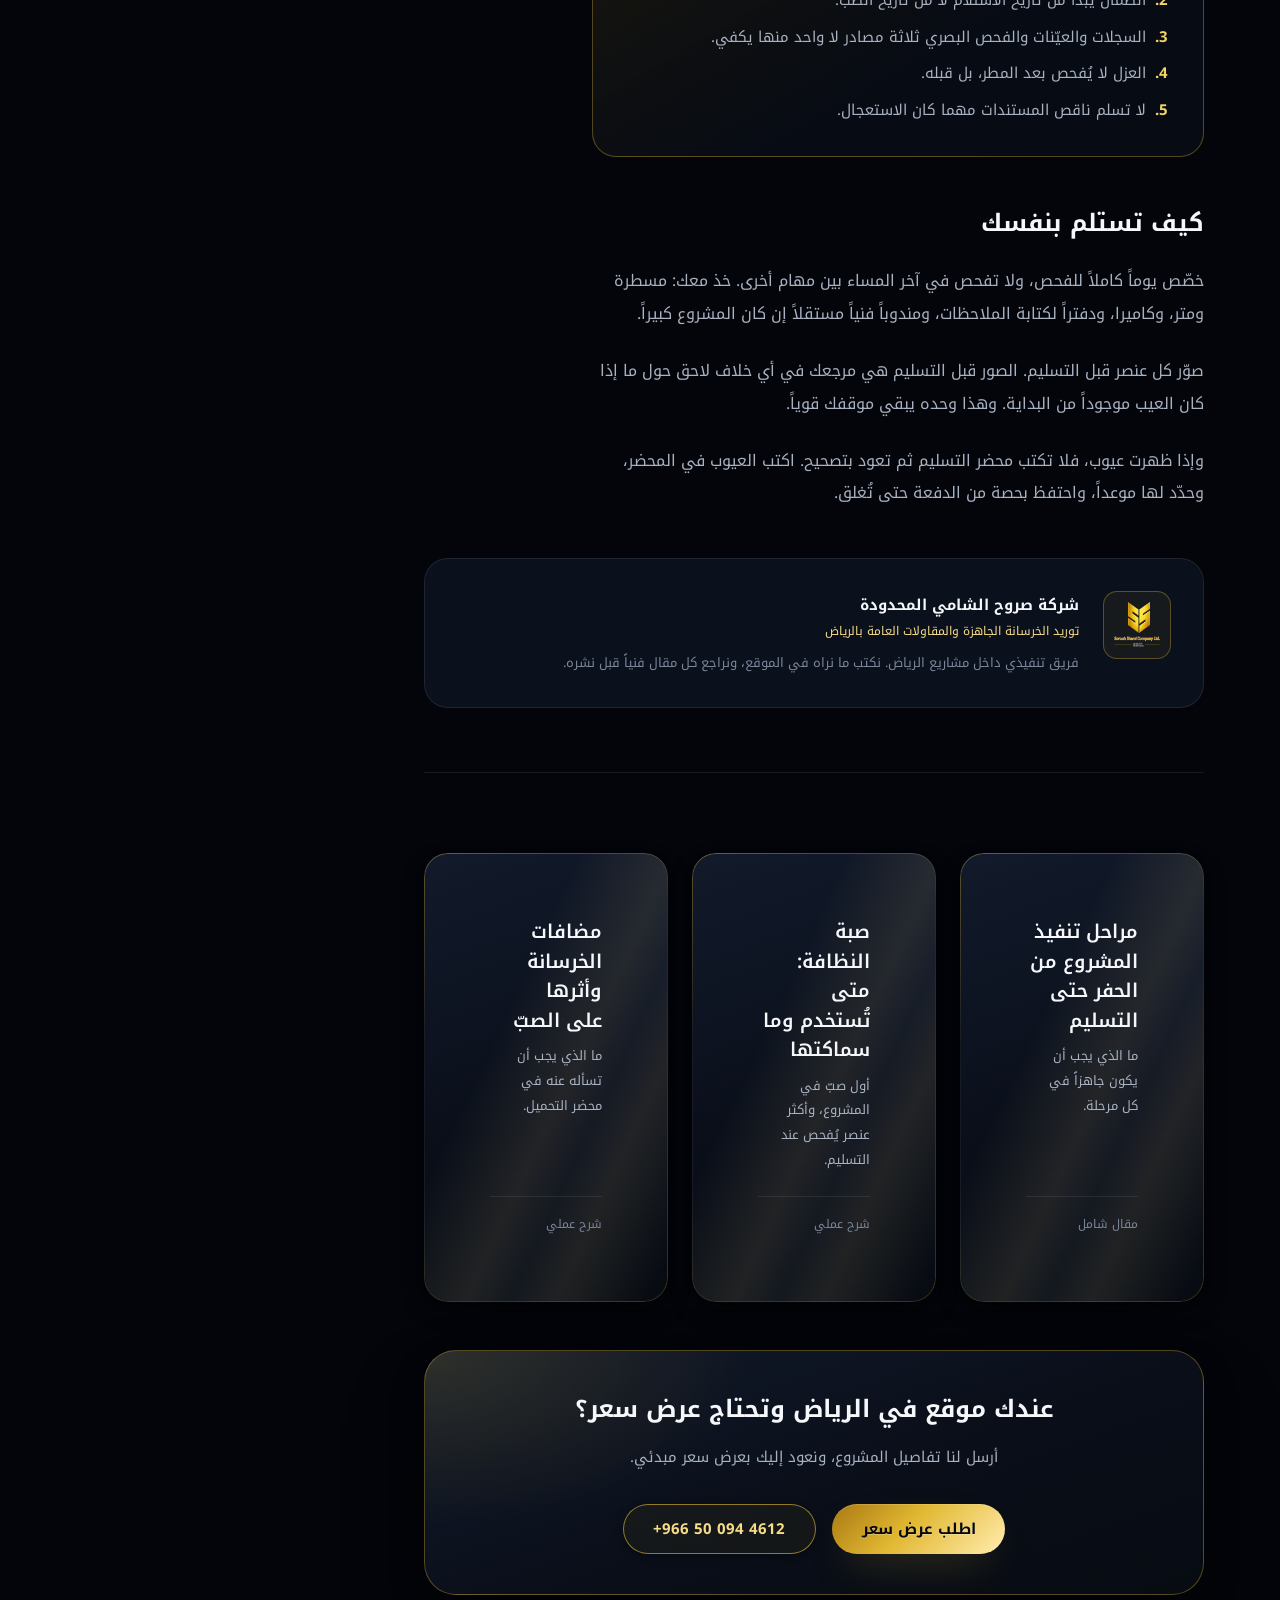
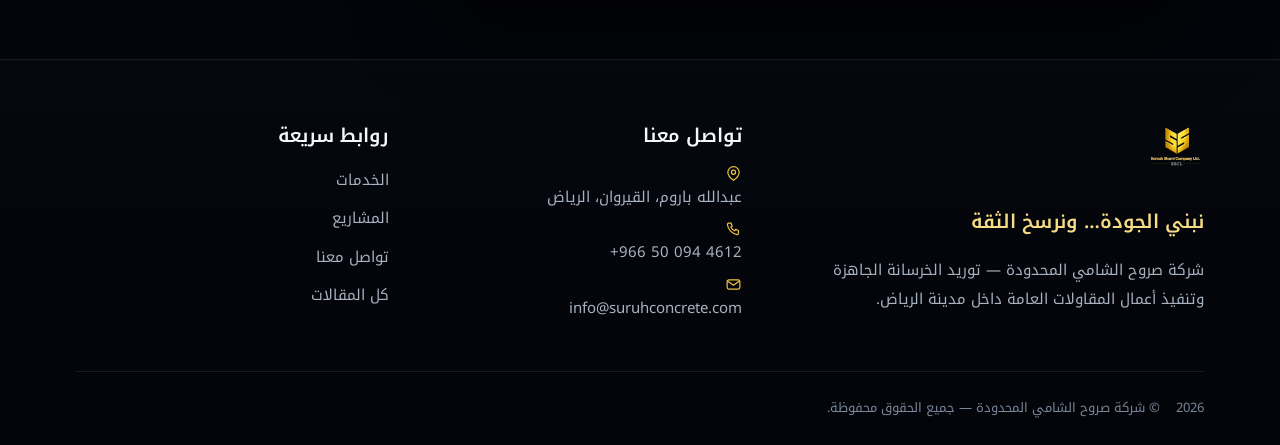
<file: blog/project-handover-checklist/index.html>
<!doctype html>
<html lang="ar" dir="rtl">
  <head>
    <meta charset="utf-8" />
    <meta name="viewport" content="width=device-width, initial-scale=1" />
    <title>استلام المشروع قبل التسليم: دليل الفحص الكامل</title>
    <meta name="description" content="قائمة فحص عملية لاستلام مشروع البناء أو الأعمال الخرسانية في الرياض قبل دفع الدفعة الأخيرة، تشمل فحص الخرسانة والتشطيبات، والمستندات المطلوبة، وضمان المتعاقد." />

    <!-- REPLACE-ME (domain) — set to the real public URL before going live -->
    <link rel="canonical" href="https://REPLACE-ME.example/blog/project-handover-checklist/" />

    <meta property="og:type" content="article" />
    <meta property="og:locale" content="ar_SA" />
    <meta property="og:site_name" content="شركة صروح الشامي المحدودة" />
    <meta property="og:title" content="استلام المشروع قبل التسليم: دليل الفحص الكامل" />
    <meta property="og:description" content="ما الذي يجب أن تفحصه بيدك، وما المستندات التي يجب أن تصلك قبل دفع الدفعة الأخيرة." />
    <meta property="og:url" content="https://REPLACE-ME.example/blog/project-handover-checklist/" />
    <meta property="og:image" content="https://REPLACE-ME.example/assets/img/projects/al-arid-roof.webp" />
    <meta name="twitter:card" content="summary_large_image" />
    <meta name="twitter:title" content="استلام المشروع قبل التسليم: دليل الفحص الكامل" />
    <meta name="twitter:description" content="ما الذي يجب أن تفحصه بيدك، وما المستندات التي يجب أن تصلك قبل دفع الدفعة الأخيرة." />
    <meta name="twitter:image" content="https://REPLACE-ME.example/assets/img/projects/al-arid-roof.webp" />

    <link rel="icon" type="image/png" sizes="150x150" href="../../assets/img/favicon-150.png" />
    <link rel="apple-touch-icon" href="../../assets/img/apple-touch-180.png" />
    <link rel="manifest" href="../../site.webmanifest" />

    <link
      rel="preload"
      href="../../assets/fonts/NotoKufiArabic-arabic.woff2"
      as="font"
      type="font/woff2"
      crossorigin
    />
    <link
      rel="preload"
      href="../../assets/fonts/NotoKufiArabic-latin.woff2"
      as="font"
      type="font/woff2"
      crossorigin
    />

    <link rel="stylesheet" href="../../assets/css/tokens.css" />
    <link rel="stylesheet" href="../../assets/css/base.css" />
    <link rel="stylesheet" href="../../assets/css/components.css" />
    <link rel="stylesheet" href="../../assets/css/blog.css" />

    <!-- Marks that JS is available so scroll-reveal styles only apply then -->
    <script>
      document.documentElement.classList.add("js");
    </script>

    <script type="application/ld+json">
      {
        "@context": "https://schema.org",
        "@graph": [
          {
            "@type": "BlogPosting",
            "@id": "https://REPLACE-ME.example/blog/project-handover-checklist/#article",
            "headline": "استلام المشروع قبل التسليم: دليل الفحص الكامل",
            "description": "قائمة فحص عملية لاستلام مشروع البناء أو الأعمال الخرسانية في الرياض قبل دفع الدفعة الأخيرة، تشمل فحص الخرسانة والتشطيبات، والمستندات المطلوبة، وضمان المتعاقد.",
            "inLanguage": "ar",
            "articleSection": "إدارة المشاريع",
            "wordCount": 1420,
            "datePublished": "2026-09-27",
            "dateModified": "2026-09-27",
            "url": "https://REPLACE-ME.example/blog/project-handover-checklist/",
            "mainEntityOfPage": {
              "@type": "WebPage",
              "@id": "https://REPLACE-ME.example/blog/project-handover-checklist/"
            },
            "image": "https://REPLACE-ME.example/assets/img/projects/al-arid-roof.webp",
            "author": {
              "@type": "Organization",
              "name": "شركة صروح الشامي المحدودة",
              "url": "https://REPLACE-ME.example/"
            },
            "publisher": {
              "@type": "Organization",
              "name": "شركة صروح الشامي المحدودة",
              "logo": {
                "@type": "ImageObject",
                "url": "https://REPLACE-ME.example/assets/img/icon-512.png"
              },
              "url": "https://REPLACE-ME.example/"
            }
          },
          {
            "@type": "BreadcrumbList",
            "itemListElement": [
              {
                "@type": "ListItem",
                "position": 1,
                "name": "الصفحة الرئيسية",
                "item": "https://REPLACE-ME.example/"
              },
              {
                "@type": "ListItem",
                "position": 2,
                "name": "المدونة",
                "item": "https://REPLACE-ME.example/blog/"
              },
              {
                "@type": "ListItem",
                "position": 3,
                "name": "استلام المشروع",
                "item": "https://REPLACE-ME.example/blog/project-handover-checklist/"
              }
            ]
          }
        ]
      }
    </script>
  </head>

  <body class="article-page">
    <a class="skip-link" href="#main">تخطَّ إلى المحتوى</a>

    <header class="site-header">
      <div class="container site-header__inner">
        <a class="logo" href="../../index.html" aria-label="شركة صروح الشامي — الصفحة الرئيسية">
          <img
            class="logo__img"
            src="../../assets/img/logo.png"
            alt="شعار شركة صروح الشامي المحدودة"
            width="880"
            height="695"
            decoding="async"
          />
        </a>

        <nav class="site-nav" aria-label="روابط الموقع">
          <a class="site-nav__link" href="../../index.html#services">الخدمات</a>
          <a class="site-nav__link" href="../../index.html#projects">المشاريع</a>
          <a class="site-nav__link" href="../../index.html#process">مراحل العمل</a>
          <a class="site-nav__link" href="../" aria-current="page">المدونة</a>
        </nav>

        <div class="site-header__actions">
          <a class="btn btn--primary btn--sm" href="../../index.html#contact">اطلب عرض سعر</a>
        </div>
      </div>
    </header>

    <main id="main">
      <div class="container article-shell">
        <article>
          <header class="article-head">
            <nav class="crumbs" aria-label="مسار التصفح">
              <a href="../../index.html">الرئيسية</a>
              <svg viewBox="0 0 24 24" aria-hidden="true" focusable="false"><path d="m14 6-6 6 6 6" /></svg>
              <a href="../">المدونة</a>
              <svg viewBox="0 0 24 24" aria-hidden="true" focusable="false"><path d="m14 6-6 6 6 6" /></svg>
              <span>استلام المشروع</span>
            </nav>

            <p class="article-head__eyebrow">إدارة المشاريع</p>

            <h1 class="article-head__title">استلام المشروع قبل التسليم: دليل الفحص الكامل</h1>

            <p class="article-head__lead">المشروع ينتهي على الورق قبل أن ينتهي في الموقع. الفاتورة النهائية مرتبطة بمطابقة، والضمان يبدأ من تاريخ الاستلام لا من تاريخ الصبّ.</p>

            <div class="article-meta">
              <span class="article-meta__item">
                <svg viewBox="0 0 24 24" aria-hidden="true" focusable="false"><circle cx="12" cy="12" r="9" /><path d="M12 7v5l3.2 2" /></svg>
                <span class="tnum">11</span> دقيقة قراءة
              </span>
              <span class="article-meta__item">
                <svg viewBox="0 0 24 24" aria-hidden="true" focusable="false"><rect x="3.5" y="5" width="17" height="16" rx="2.6" /><path d="M3.5 10h17M8 3v4M16 3v4" /></svg>
                <time datetime="2026-09-27">سبتمبر 2026</time>
              </span>
              <span class="article-meta__item">
                <svg viewBox="0 0 24 24" aria-hidden="true" focusable="false"><path d="M4 20.5V6.2a1.7 1.7 0 0 1 1.7-1.7h12.6A1.7 1.7 0 0 1 20 6.2v14.3" /><path d="M4 20.5h16M8.5 8.5h7M8.5 12.5h7M8.5 16.5h4" /></svg>
                دليل عملي
              </span>
            </div>
          </header>

          <div class="prose">
            <p>
              معظم من تجاوزهم مشكلة عند التسليم لم يواجهوا مشكلة في التنفيذ، بل
              مشكلة في التوثيق: تسليح صحيح لكنه غير موثّق، وعزل ممتاز لكن دون
              شهادة، وأعمال خرسانية مطابقة للمخطط لكن دون محضر صبّ. النتيجة
              أن المالك يدفع ثم يجد أن الضمان غير مُفعَّل على الورق.
            </p>
            <p>
              ولهذا السبب الاستلام ليس لحظة عابرة. الاستلام محضر يُوقَّع، ويربط
              بين ثلاث نتائج لا يجوز فصلها: مطابقة العمل للمواصفات، وتفعيل
              الضمان، وإغلاق المستحقات المالية.
            </p>

            <h2 id="why">لماذا الاستلام إجراء وليس مجاملة</h2>
            <p>
              السبب الأول قانوني ومالي: في معظم العقود لا تُدفع الدفعة الأخيرة إلا
              بعد محضر استلام. والسبب الثاني فني: بعد تحميل الأثاث وتركيب
              التشطيبات النهائية يصعب الوصول إلى العيوب المخفية، فتزداد كلفة
              إصلاحها على المالك.
            </p>
            <p>
              والسبب الثالث الأخطر: الضمان يبدأ من تاريخ الاستلام. فإذا استلمت
              بلا فحص، فأنت قد منحت المتعاقد حقاً في إغلاق ملف الضمان قبل أن
              تظهر أي مشكلة.
            </p>

            <h2 id="structure">فحص الهيكل الإنشائي</h2>
            <p>
              ابدأ من أعلى المبنى ثم أنزل تدريجياً، لأن العيب في الطابق العلوي
              ينتشر أثره إلى ما تحته. الفحص البصري هنا لا يغني عن الحساب، لكنه
              يكشف ما لا تكشفه المخططات.
            </p>
            <ul>
              <li>
                الأعمدة والأسوار. تأكد من عدم وجود تشقق شعري أو
                تشقق مائل. التشقق الشعري البسيط انكماشي، أما المائل أو العرضي
                فمؤشر على مشكلة في التحميل أوفي الصبّ.
              </li>
              <li>
                <strong>مطابقة الأبعاد.</strong> قِس المسافات بين الأعمدة وقارنها
                بالمخطط. الانحراف الأكبر من المسموح يغيّر توزيع الأحمال.
              </li>
              <li>
                <strong>اتساع الشقوق بين البلاطات.</strong> يجب أن يكون الشق
                ضيقاً ومتساوياً، لا مفتوحاً في جهة ومضغوطاً في أخرى.
              </li>
              <li>
                <strong>الأساسات المدفونة.</strong> تأكد من عدم ظهور أي جزء
                فوق منسوب التربة، ومن عدم وجود تشقق انفصالي عند القاعدة.
              </li>
            </ul>

            <h2 id="concrete">فحص الخرسانة نفسها</h2>
            <p>
              فحص الخرسانة في الاستلام يعتمد على ثلاثة مصادر: السجلات، والعيّنات،
              والفحص البصري. لا يكفي أي منها وحده.
            </p>

            <div class="table-scroll">
              <table>
                <caption>ماذا تفحص في الخرسانة، وكيف تفحصه</caption>
                <thead>
                  <tr>
                    <th scope="col">البند</th>
                    <th scope="col">وسيلة الفحص</th>
                    <th scope="col">ما يطمئنك</th>
                  </tr>
                </thead>
                <tbody>
                  <tr>
                    <th scope="row">المقاومة المطلوبة</th>
                    <td>نتائج مكعبات المخبر</td>
                    <td>كل النتائج فوق الحد الأدنى المطلوب</td>
                  </tr>
                  <tr>
                    <th scope="row">نسبة الماء إلى الأسمنت</th>
                    <td>شهادة الخلطة من المصنع</td>
                    <td>مطابقة لما تطلبه المواصفات</td>
                  </tr>
                  <tr>
                    <th scope="row">التشققات</th>
                    <td>فحص بصري كامل للعناصر</td>
                    <td>لا تشقق مائل ولا تشقق عريض</td>
                  </tr>
                  <tr>
                    <th scope="row">النفاذية</th>
                    <td>اختبار الماء على السطح</td>
                    <td>عدم ظهور بقع رطوبة بعد ساعات من الاختبار</td>
                  </tr>
                  <tr>
                    <th scope="row">التساوي</th>
                    <td>مسطرة مستقيمة</td>
                    <td>لا فجوة تتجاوز الحد المسموح</td>
                  </tr>
                </tbody>
              </table>
            </div>

            <p>
              نقطة يستحقها الانتباه: مكعبات الاختبار لا تُخبر بمشكلة في جزء محدد من
              المبنى. هي تُخبر بأن الخلطة سليمة إجمالاً. لذلك يبقى الفحص البصري
              ضرورياً لاكمالياً.
            </p>

            <h2 id="finishes">التشطيبات والعزل</h2>
            <p>
              العزل هو العنصر الأكثر إخفاقاً في مشاريع الرياض، لأن إخفاقه لا
              يظهر في يوم التسليم. يظهر بعد موسم الأمطار، حين يظهر البلل في سقف
              الطابق العلوي أو في جدار المطبخ الأرضي.
            </p>
            <ul>
              <li>
                <strong>اسأل عن شهادات العزل.</strong> ليس عن وعد شفهي، بل عن
                شهادة من المنتج مع وصف النظام المستخدم وعدد الطبقات.
              </li>
              <li>
                <strong>افحص الفواصل.</strong> عند الأركان والحواف، حيث يفشل
                العزل عادةً لأن تلك المواضع أصعب من غيرها.
              </li>
              <li>
                <strong>تأكد من اتجاه التفريغ.</strong> مخرجات التصريف يجب أن
                تكون منخفضة عن منسوب الغرفة، وإلا تجمّع الماء وتسبب البلل.
              </li>
              <li>
                <strong>اختبر العزل بعد المطر.</strong> تأجيل الاستلام إلى ما بعد
                مطرة واحدة يكشف ما لا يكشفه أي فحص داخلي.
              </li>
            </ul>

            <figure class="figure">
              <img
                src="../../assets/img/projects/al-arid-roof.webp"
                alt="سطح خرساني مكتمل في مشروع سكني بالرياض بعد أعمال العزل"
                width="768"
                height="1024"
                loading="lazy"
                decoding="async"
              />
              <figcaption>السطح بعد اكتمال العزل، وهي المرحلة التي لا تُفحص بصرياً وحدها.</figcaption>
            </figure>

            <h2 id="docs">المستندات التي يجب أن تصلك</h2>
            <p>
              المستندات هي ما يحوّل العمل من محاولة إلى حق. اطلبها كلها في يوم
              الاستلام، ولا تقبل تسليماً ناقصاً مقابل وعود لاحقة.
            </p>

            <div class="callout">
              <p class="callout__title">
                <svg viewBox="0 0 24 24" aria-hidden="true" focusable="false"><circle cx="12" cy="12" r="9" /><path d="M12 8.2v.01M12 11.4v4.6" /></svg>
                قائمة المستندات
              </p>
              <p>
                محاضر الصبّ لكل عملية خرسانية، ونتائج اختبارات المكعبات،
                وشهادات مطابقة الخلطة، وشهادات العزل، ومخطط كما بُني مع أي
                تعديلات، وضمان المورد كتابياً، وإفراغ الموقع الكامل عن
                المستحقات، ومخزن المفاتيح مع بيان ما سُلّم.
              </p>
            </div>

            <p>
              وأهم هذه المستندات ليس الورق بل نسبه إلى المشروع. تأكد أن رقم
              الشهادة واسم المنتج وتاريخ الصبّ يتطابق مع محضر الصبّ نفسه. الشهادة
              الصحيحة من مشروع آخر لا قيمة لها.
            </p>

            <h2 id="snag">عيوب شائعة عند التسليم</h2>
            <ul>
              <li>
                <strong>فراغات حول الحديد في صبّ القاعدة.</strong> تظهر بعد
                الصبّ مباشرة، وتكشف عن رداءة الانسياب أثناء الصبّ.
              </li>
              <li>
                <strong>تشقق شبكي على الأسطح.</strong> ناتج عن جفاف سريع وعدم
                معالجة، ويمرّ دون ملاحظة حتى يصير خللاً ظاهراً.
              </li>
              <li>
                <strong>نقاط رطوبة في الأرضيات بعد التشطيب.</strong> تعني أن
                الرطوبة صاعدة من تحتها، وأن العزل الأرضي غير منفّذ.
              </li>
              <li>
                <strong>فواصل بارزة أو ناقصة.</strong> في الأسطح والبلاطات،
                تسرّب الماء منها مباشرة إلى ما تحتها.
              </li>
              <li>
                <strong>ألوان وأسطح غير متجانسة.</strong> نتيجة خلط غير منتظم،
                وهي عيوب تُصلح قبل التشطيب وتكلفتها فيه أعلى بكثير.
              </li>
            </ul>

            <div class="takeaways">
              <h2>أهم ما في هذه المقالة</h2>
              <ol>
                <li>الاستلام محضر يُوقَّع، لا مجاملة شفهية.</li>
                <li>الضمان يبدأ من تاريخ الاستلام لا من تاريخ الصبّ.</li>
                <li>السجلات والعيّنات والفحص البصري ثلاثة مصادر لا واحد منها يكفي.</li>
                <li>العزل لا يُفحص بعد المطر، بل قبله.</li>
                <li>لا تسلم ناقص المستندات مهما كان الاستعجال.</li>
              </ol>
            </div>

            <h2 id="tips">كيف تستلم بنفسك</h2>
            <p>
              خصّص يوماً كاملاً للفحص، ولا تفحص في آخر المساء بين مهام أخرى.
              خذ معك: مسطرة ومتر، وكاميرا، ودفتراً لكتابة الملاحظات، ومندوباً
              فنياً مستقلاً إن كان المشروع كبيراً.
            </p>
            <p>
              صوّر كل عنصر قبل التسليم. الصور قبل التسليم هي مرجعك في أي خلاف
              لاحق حول ما إذا كان العيب موجوداً من البداية. وهذا وحده يبقي
              موقفك قوياً.
            </p>
            <p>
              وإذا ظهرت عيوب، فلا تكتب محضر التسليم ثم تعود بتصحيح. اكتب العيوب
              في المحضر، وحدّد لها موعداً، واحتفظ بحصة من الدفعة حتى تُغلق.
            </p>
          </div>

          <div class="author">
            <img
              class="author__logo"
              src="../../assets/img/logo.png"
              alt=""
              aria-hidden="true"
              width="880"
              height="695"
              loading="lazy"
              decoding="async"
            />
            <div>
              <p class="author__name">شركة صروح الشامي المحدودة</p>
              <p class="author__role">توريد الخرسانة الجاهزة والمقاولات العامة بالرياض</p>
              <p class="author__bio">
                فريق تنفيذي داخل مشاريع الرياض. نكتب ما نراه في الموقع، ونراجع كل
                مقال فنياً قبل نشره.
              </p>
            </div>
          </div>

          <section class="related" aria-labelledby="related-title">
            <h2 class="sr-only" id="related-title">مقالات ذات صلة</h2>
            <div class="related__grid">
              <a class="card post-card" href="../general-contracting-riyadh-stages/">
                <span class="card__glow" aria-hidden="true"></span>
                <span class="card__sheen" aria-hidden="true"></span>
                <span class="post-card__body">
                  <h3 class="post-card__title">مراحل تنفيذ المشروع من الحفر حتى التسليم</h3>
                  <p class="post-card__text">ما الذي يجب أن يكون جاهزاً في كل مرحلة.</p>
                  <span class="post-card__foot"><span>مقال شامل</span></span>
                </span>
              </a>

              <a class="card post-card" href="../blinding-concrete/">
                <span class="card__glow" aria-hidden="true"></span>
                <span class="card__sheen" aria-hidden="true"></span>
                <span class="post-card__body">
                  <h3 class="post-card__title">صبة النظافة: متى تُستخدم وما سماكتها</h3>
                  <p class="post-card__text">أول صبّ في المشروع، وأكثر عنصر يُفحص عند التسليم.</p>
                  <span class="post-card__foot"><span>شرح عملي</span></span>
                </span>
              </a>

              <a class="card post-card" href="../concrete-chemical-admixtures/">
                <span class="card__glow" aria-hidden="true"></span>
                <span class="card__sheen" aria-hidden="true"></span>
                <span class="post-card__body">
                  <h3 class="post-card__title">مضافات الخرسانة وأثرها على الصبّ</h3>
                  <p class="post-card__text">ما الذي يجب أن تسأله عنه في محضر التحميل.</p>
                  <span class="post-card__foot"><span>شرح عملي</span></span>
                </span>
              </a>
            </div>
          </section>

          <div class="article-cta">
            <h2>عندك موقع في الرياض وتحتاج عرض سعر؟</h2>
            <p>أرسل لنا تفاصيل المشروع، ونعود إليك بعرض سعر مبدئي.</p>
            <div class="article-cta__actions">
              <a class="btn btn--primary" href="../../index.html#contact">اطلب عرض سعر</a>
              <a class="btn btn--ghost" href="tel:+966500944612" dir="ltr">+966 50 094 4612</a>
            </div>
          </div>
        </article>

        <aside class="rail" aria-label="محتويات المقال">
          <div class="rail__card">
            <h2 class="rail__title">محتويات المقال</h2>
            <ol>
              <li><a href="#why">لماذا الاستلام إجراء</a></li>
              <li><a href="#structure">فحص الهيكل الإنشائي</a></li>
              <li><a href="#concrete">فحص الخرسانة</a></li>
              <li><a href="#finishes">التشطيبات والعزل</a></li>
              <li><a href="#docs">المستندات المطلوبة</a></li>
              <li><a href="#snag">عيوب شائعة عند التسليم</a></li>
              <li><a href="#tips">كيف تستلم بنفسك</a></li>
            </ol>
          </div>

          <div class="rail__card">
            <h2 class="rail__title">اطلب عرض سعر</h2>
            <p class="prose" style="margin: 0 0 var(--space-sm); font-size: var(--fs-xs); line-height: 1.8;">
              أرسل لنا تفاصيل موقعك، ونعود إليك بعرض سعر مبدئي.
            </p>
            <a class="btn btn--primary btn--sm btn--block" href="../../index.html#contact">
              تواصل معنا
            </a>
          </div>
        </aside>
      </div>
    </main>

    <footer class="site-footer">
      <div class="container">
        <div class="site-footer__grid">
          <div>
            <a class="logo" href="../../index.html">
              <img
                class="logo__img"
                src="../../assets/img/logo.png"
                alt="شعار شركة صروح الشامي المحدودة"
                width="880"
                height="695"
                loading="lazy"
                decoding="async"
              />
            </a>
            <p class="site-footer__slogan">نبني الجودة… ونرسخ الثقة</p>
            <p class="site-footer__about">
              شركة صروح الشامي المحدودة — توريد الخرسانة الجاهزة وتنفيذ أعمال
              المقاولات العامة داخل مدينة الرياض.
            </p>
          </div>

          <div>
            <h2 class="site-footer__title">تواصل معنا</h2>
            <ul class="site-footer__list" role="list">
              <li>
                <svg viewBox="0 0 24 24" aria-hidden="true" focusable="false"><path d="M20 10.4c0 6-8 11.2-8 11.2s-8-5.2-8-11.2a8 8 0 0 1 16 0Z" /><circle cx="12" cy="10.2" r="2.9" /></svg>
                <span>عبدالله باروم، القيروان، الرياض</span>
              </li>
              <li>
                <svg viewBox="0 0 24 24" aria-hidden="true" focusable="false"><path d="M5 4.5h3.6l1.6 4-2 1.4a12.4 12.4 0 0 0 5.4 5.4l1.4-2 4 1.6V19a1.6 1.6 0 0 1-1.8 1.6A16.4 16.4 0 0 1 3.4 6.3 1.6 1.6 0 0 1 5 4.5Z" /></svg>
                <a href="tel:+966500944612" dir="ltr">+966 50 094 4612</a>
              </li>
              <li>
                <svg viewBox="0 0 24 24" aria-hidden="true" focusable="false"><rect x="3" y="5.5" width="18" height="13" rx="2.6" /><path d="m3.6 7 8.4 6 8.4-6" /></svg>
                <a href="mailto:info@suruhconcrete.com" dir="ltr">info@suruhconcrete.com</a>
              </li>
            </ul>
          </div>

          <div>
            <h2 class="site-footer__title">روابط سريعة</h2>
            <ul class="site-footer__list" role="list">
              <li><a href="../../index.html#services">الخدمات</a></li>
              <li><a href="../../index.html#projects">المشاريع</a></li>
              <li><a href="../../index.html#contact">تواصل معنا</a></li>
              <li><a href="../">كل المقالات</a></li>
            </ul>
          </div>
        </div>

        <div class="site-footer__bottom">
          <p class="site-footer__legal">
            <span class="tnum">2026</span> © شركة صروح الشامي المحدودة — جميع الحقوق محفوظة.
          </p>
        </div>
      </div>
    </footer>

    <script src="../../assets/js/main.js" defer></script>
  </body>
</html>
</file>
<file: assets/css/tokens.css>
/* ==========================================================================
   Sorouh Alshami — Design Tokens
   Single source of truth for the design system.
   Palette values are sampled directly from the official company logo file
   (assets/img/logo.png) so the UI matches the brand identity exactly.
   ========================================================================== */

:root {
  /* ---------------------------------------------------------------------
     1. COLOR — Dark navy-black foundation
     --------------------------------------------------------------------- */
  --navy-950: #03050a;
  --navy-900: #05070c; /* page base            */
  --navy-850: #070b12;
  --navy-800: #0a0f1a; /* surface / card       */
  --navy-750: #0c121f;
  --navy-700: #0e1524; /* elevated surface     */
  --navy-600: #131c2e; /* raised / hover       */
  --navy-500: #1b2740; /* hairline / divider   */
  --navy-400: #26344f;

  /* ---------------------------------------------------------------------
     2. COLOR — Metallic gold (sampled from the logo emblem)
     --------------------------------------------------------------------- */
  --gold-100: #ffe9a8; /* gleam / highlight    */
  --gold-200: #f7dc86;
  --gold-300: #f5d465; /* bright edge light    */
  --gold-400: #efc53c;
  --gold-500: #e1b832; /* PRIMARY — logo core  */
  --gold-600: #c99a1e;
  --gold-700: #a97812; /* deep / shaded        */
  --gold-800: #7a5409;
  --gold-900: #4a3205;

  /* ---------------------------------------------------------------------
     3. COLOR — Typography
     --------------------------------------------------------------------- */
  --text-100: #f5f7fa; /* primary   18.9:1 on base */
  --text-200: #a8b2c1; /* secondary  9.4:1 on base */
  --text-300: #7a8699; /* tertiary / meta       */

  /* ---------------------------------------------------------------------
     4. COLOR — Semantic
     --------------------------------------------------------------------- */
  --border-subtle: rgba(168, 178, 193, 0.12);
  --border-default: rgba(168, 178, 193, 0.18);
  --border-strong: rgba(168, 178, 193, 0.28);
  --border-gold: rgba(225, 184, 50, 0.34);
  --border-gold-strong: rgba(225, 184, 50, 0.62);

  /* ---------------------------------------------------------------------
     5. GRADIENTS
     --------------------------------------------------------------------- */
  --grad-gold: linear-gradient(
    135deg,
    var(--gold-700) 0%,
    var(--gold-500) 22%,
    var(--gold-100) 48%,
    var(--gold-500) 74%,
    var(--gold-800) 100%
  );
  --grad-gold-soft: linear-gradient(
    135deg,
    rgba(225, 184, 50, 0.16) 0%,
    rgba(225, 184, 50, 0.04) 50%,
    rgba(225, 184, 50, 0.16) 100%
  );
  --grad-gold-line: linear-gradient(
    90deg,
    transparent 0%,
    var(--gold-700) 18%,
    var(--gold-500) 50%,
    var(--gold-700) 82%,
    transparent 100%
  );
  --grad-surface: linear-gradient(
    160deg,
    rgba(19, 28, 46, 0.92) 0%,
    rgba(10, 15, 26, 0.96) 55%,
    rgba(7, 11, 18, 0.98) 100%
  );
  --grad-surface-glass: linear-gradient(
    155deg,
    rgba(255, 255, 255, 0.07) 0%,
    rgba(255, 255, 255, 0.02) 38%,
    rgba(225, 184, 50, 0.035) 100%
  );
  --grad-hero-vignette: radial-gradient(
    120% 90% at 78% 8%,
    rgba(225, 184, 50, 0.13) 0%,
    rgba(225, 184, 50, 0.04) 32%,
    transparent 62%
  );

  /* ---------------------------------------------------------------------
     6. TYPOGRAPHY
     Font: Noto Kufi Arabic (self-hosted, variable 100–900)
     NOTE: Arabic script must never receive letter-spacing — it breaks
     letter joining. Tracking is applied only to .latin / .tnum.
     --------------------------------------------------------------------- */
  --font-brand: "Noto Kufi Arabic", "Segoe UI", "Tahoma", system-ui,
    -apple-system, sans-serif;

  /* Fluid type scale — mobile → desktop */
  --fs-display-1: clamp(2.25rem, 1.18rem + 4.1vw, 4.35rem);
  --fs-display-2: clamp(1.875rem, 1.3rem + 2.35vw, 3.15rem);
  --fs-h3: clamp(1.1875rem, 1.06rem + 0.55vw, 1.6rem);
  --fs-h4: clamp(1.0625rem, 1rem + 0.28vw, 1.1875rem);
  --fs-lead: clamp(1rem, 0.95rem + 0.32vw, 1.1875rem);
  --fs-body: 1rem;
  --fs-sm: 0.9375rem;
  --fs-xs: 0.8125rem;
  --fs-2xs: 0.75rem;

  --lh-display: 1.32; /* Kufi has tall ascenders — needs generous leading */
  --lh-heading: 1.45;
  --lh-body: 1.9; /* Arabic body copy reads best at 1.8–2.0 */

  --fw-regular: 400;
  --fw-medium: 500;
  --fw-semibold: 600;
  --fw-bold: 700;
  --fw-extrabold: 800;
  --fw-black: 900;

  /* ---------------------------------------------------------------------
     7. SPACING — 4px base rhythm
     --------------------------------------------------------------------- */
  --space-3xs: 0.25rem;
  --space-2xs: 0.5rem;
  --space-xs: 0.75rem;
  --space-sm: 1rem;
  --space-md: 1.5rem;
  --space-lg: 2rem;
  --space-xl: 2.5rem;
  --space-2xl: 3rem;
  --space-3xl: 4rem;
  --space-4xl: 5rem;
  --space-5xl: 6.5rem;

  --section-y: clamp(4.5rem, 3.1rem + 5.4vw, 8.25rem);
  --gutter: clamp(1.25rem, 0.85rem + 1.75vw, 2.75rem);

  /* ---------------------------------------------------------------------
     8. LAYOUT
     --------------------------------------------------------------------- */
  --container: 1200px;
  --container-text: 62ch; /* comfortable Arabic line length */

  /* ---------------------------------------------------------------------
     9. RADII
     --------------------------------------------------------------------- */
  --radius-2xs: 6px;
  --radius-xs: 10px;
  --radius-sm: 14px;
  --radius-md: 18px;
  --radius-lg: 24px;
  --radius-xl: 32px;
  --radius-2xl: 40px;
  --radius-pill: 999px;

  /* ---------------------------------------------------------------------
     10. ELEVATION — layered, soft, never harsh
     --------------------------------------------------------------------- */
  --shadow-sm: 0 2px 8px rgba(0, 0, 0, 0.42);
  --shadow-md: 0 10px 26px -8px rgba(0, 0, 0, 0.6),
    0 3px 8px -2px rgba(0, 0, 0, 0.4);
  --shadow-lg: 0 26px 62px -20px rgba(0, 0, 0, 0.72),
    0 10px 24px -10px rgba(0, 0, 0, 0.5);
  --shadow-xl: 0 44px 96px -30px rgba(0, 0, 0, 0.82),
    0 18px 40px -14px rgba(0, 0, 0, 0.55);
  --shadow-gold: 0 18px 44px -18px rgba(225, 184, 50, 0.42);
  --shadow-gold-strong: 0 28px 66px -20px rgba(225, 184, 50, 0.55);
  --shadow-inset-top: inset 0 1px 0 rgba(255, 255, 255, 0.07);
  --shadow-inset-gold: inset 0 1px 0 rgba(255, 233, 168, 0.22);

  /* ---------------------------------------------------------------------
     11. MOTION
     --------------------------------------------------------------------- */
  --ease-out-expo: cubic-bezier(0.16, 1, 0.3, 1);
  --ease-out-quart: cubic-bezier(0.25, 1, 0.5, 1);
  --ease-in-out-soft: cubic-bezier(0.65, 0, 0.35, 1);
  --ease-spring: cubic-bezier(0.34, 1.4, 0.64, 1);
  --dur-fast: 180ms;
  --dur-base: 320ms;
  --dur-slow: 620ms;
  --dur-slower: 1100ms;

  /* ---------------------------------------------------------------------
     12. Z-INDEX
     --------------------------------------------------------------------- */
  --z-base: 1;
  --z-deco: 2;
  --z-overlay: 5;
  --z-content: 10;
  --z-header: 100;
  --z-drawer: 200;
  --z-top: 999;

  /* ---------------------------------------------------------------------
     13. MISC
     --------------------------------------------------------------------- */
  --header-h: 76px;
  --blur-glass: 14px;
  --grain-opacity: 0.035;

  /* ---------------------------------------------------------------------
     14. RUNTIME PROPERTIES
     Written by JavaScript (assets/js/main.js) or inline style attributes.
     Declared here for discoverability; every rule supplies a fallback,
     so the page renders correctly even if the script never runs.
     --------------------------------------------------------------------- */
  --rx: 0deg; /* 3D tilt  — .lift__card, from pointer position */
  --ry: 0deg; /* 3D tilt  — .lift__card, from pointer position */
  --mx: 50%; /* pointer-tracked card glow X */
  --my: 0%; /* pointer-tracked card glow Y */
  --py: 0px; /* hero parallax offset */
  --fill: 0%; /* stat meter width on reveal */
  --reveal-delay: 0ms; /* per-item scroll-reveal stagger */
}

/* ==========================================================================
   RESPONSIVE TYPE + HEADER HEIGHT
   ========================================================================== */
@media (max-width: 767px) {
  :root {
    --header-h: 66px;
    --lh-body: 1.85;
  }
}
</file>
<file: assets/css/base.css>
/* ==========================================================================
   Sorouh Alshami — Base
   Font loading · Reset · RTL foundation · Typography · Accessibility
   ========================================================================== */

/* --------------------------------------------------------------------------
   1. SELF-HOSTED FONT — Noto Kufi Arabic (variable, 100–900)
   Two unicode-range subsets keep the payload at ~154 KB total and let the
   browser fetch in parallel. font-display:swap prevents invisible text.
   -------------------------------------------------------------------------- */
@font-face {
  font-family: "Noto Kufi Arabic";
  font-style: normal;
  font-weight: 100 900;
  font-display: swap;
  src: url("../fonts/NotoKufiArabic-arabic.woff2") format("woff2");
  unicode-range: U+0600-06ff, U+0750-077f, U+0870-088e, U+0890-0891, U+0897-08e1,
    U+08e3-08ff, U+200c-200e, U+2010-2011, U+204f, U+2e41, U+fb50-fdff, U+fe70-fe74,
    U+fe76-fefc;
}

@font-face {
  font-family: "Noto Kufi Arabic";
  font-style: normal;
  font-weight: 100 900;
  font-display: swap;
  src: url("../fonts/NotoKufiArabic-latin.woff2") format("woff2");
  unicode-range: U+0000-00ff, U+0131, U+0152-0153, U+02bb-02bc, U+02c6, U+02da,
    U+02dc, U+0304, U+0308, U+0329, U+2000-206f, U+20ac, U+2122, U+2191, U+2193,
    U+2212, U+2215, U+feff, U+fffd;
}

/* --------------------------------------------------------------------------
   2. RESET
   -------------------------------------------------------------------------- */
*,
*::before,
*::after {
  box-sizing: border-box;
}

* {
  margin: 0;
}

html {
  -moz-text-size-adjust: none;
  -webkit-text-size-adjust: none;
  text-size-adjust: none;
  scroll-behavior: smooth;
  /* Anchor targets clear the fixed header */
  scroll-padding-top: calc(var(--header-h) + var(--space-lg));
  -webkit-tap-highlight-color: transparent;
}

body {
  min-height: 100svh;
  background-color: var(--navy-900);
  color: var(--text-200);
  font-family: var(--font-brand);
  font-size: var(--fs-body);
  font-weight: var(--fw-regular);
  line-height: var(--lh-body);
  font-synthesis-weight: none;
  text-rendering: optimizeLegibility;
  -webkit-font-smoothing: antialiased;
  -moz-osx-font-smoothing: grayscale;
  overflow-x: hidden;
}

img,
picture,
svg,
video,
canvas {
  display: block;
  max-width: 100%;
}

img,
video {
  height: auto;
}

input,
button,
textarea,
select {
  font: inherit;
  color: inherit;
  letter-spacing: inherit;
}

button {
  background: none;
  border: 0;
  cursor: pointer;
}

p,
h1,
h2,
h3,
h4,
h5,
h6 {
  overflow-wrap: break-word;
}

ul[role="list"],
ol[role="list"] {
  list-style: none;
  padding: 0;
}

/* --------------------------------------------------------------------------
   3. PAGE DECORATION — vignette, ambient glow, film grain
   Fixed + pointer-events:none so they never intercept interaction.
   No mix-blend-mode: avoids full-screen repaint on scroll.
   -------------------------------------------------------------------------- */
body::before,
body::after {
  content: "";
  position: fixed;
  inset: 0;
  pointer-events: none;
  z-index: var(--z-deco);
}

/* Ambient navy-black vignette */
body::before {
  background:
    radial-gradient(90% 60% at 50% 0%, rgba(225, 184, 50, 0.07), transparent 60%),
    radial-gradient(70% 50% at 50% 100%, rgba(19, 28, 46, 0.85), transparent 70%);
}

/* Fine film grain for a premium, non-flat surface */
body::after {
  opacity: var(--grain-opacity);
  background-image: url("data:image/svg+xml,%3Csvg xmlns='http://www.w3.org/2000/svg' width='180' height='180'%3E%3Cfilter id='n'%3E%3CfeTurbulence type='fractalNoise' baseFrequency='0.85' numOctaves='4' stitchTiles='stitch'/%3E%3C/filter%3E%3Crect width='180' height='180' filter='url(%23n)'/%3E%3C/svg%3E");
  background-size: 180px 180px;
}

.page {
  position: relative;
  z-index: var(--z-content);
}

/* --------------------------------------------------------------------------
   4. TYPOGRAPHY
   NOTE: Arabic must never receive letter-spacing — it severs letter joining.
   Tracking is applied only through .latin / .tnum utilities.
   -------------------------------------------------------------------------- */
h1,
h2,
h3,
h4,
h5,
h6 {
  color: var(--text-100);
  font-weight: var(--fw-bold);
  line-height: var(--lh-display);
  text-wrap: balance;
}

h1 {
  font-size: var(--fs-display-1);
  font-weight: var(--fw-extrabold);
  line-height: 1.24;
}

h2 {
  font-size: var(--fs-display-2);
  line-height: var(--lh-display);
}

h3 {
  font-size: var(--fs-h3);
  line-height: var(--lh-heading);
  font-weight: var(--fw-semibold);
}

h4 {
  font-size: var(--fs-h4);
  line-height: var(--lh-heading);
  font-weight: var(--fw-semibold);
}

p {
  text-wrap: pretty;
}

strong,
b {
  color: var(--text-100);
  font-weight: var(--fw-semibold);
}

small {
  font-size: var(--fs-xs);
}

/* Latin runs inside Arabic text (phone, email, numbers) */
.latin {
  direction: ltr;
  unicode-bidi: isolate;
  font-feature-settings: "kern";
}

.tnum {
  font-variant-numeric: tabular-nums;
  font-feature-settings: "tnum";
}

/* --------------------------------------------------------------------------
   5. LINKS
   -------------------------------------------------------------------------- */
a {
  color: inherit;
  text-decoration: none;
}

a:not([class]) {
  color: var(--gold-300);
  text-underline-offset: 0.28em;
  text-decoration-thickness: 1px;
  transition: color var(--dur-fast) var(--ease-out-quart);
}

a:not([class]):hover {
  color: var(--gold-100);
}

/* --------------------------------------------------------------------------
   6. ACCESSIBILITY
   -------------------------------------------------------------------------- */
:focus-visible {
  outline: 2px solid var(--gold-400);
  outline-offset: 3px;
  border-radius: var(--radius-2xs);
}

:focus:not(:focus-visible) {
  outline: none;
}

.skip-link {
  position: absolute;
  inset-block-start: var(--space-sm);
  inset-inline-start: var(--space-sm);
  z-index: var(--z-top);
  padding: var(--space-xs) var(--space-md);
  border-radius: var(--radius-xs);
  background: var(--gold-500);
  color: var(--navy-900);
  font-weight: var(--fw-bold);
  transform: translateY(-160%);
  transition: transform var(--dur-base) var(--ease-out-expo);
}

.skip-link:focus-visible {
  transform: translateY(0);
}

.sr-only {
  position: absolute !important;
  width: 1px;
  height: 1px;
  padding: 0;
  margin: -1px;
  overflow: hidden;
  clip-path: inset(50%);
  white-space: nowrap;
  border: 0;
}

/* --------------------------------------------------------------------------
   7. SELECTION + SCROLLBAR
   -------------------------------------------------------------------------- */
::selection {
  background: var(--gold-500);
  color: var(--navy-900);
}

html {
  scrollbar-color: var(--gold-700) var(--navy-900);
  scrollbar-width: thin;
}

::-webkit-scrollbar {
  width: 10px;
  height: 10px;
}

::-webkit-scrollbar-track {
  background: var(--navy-900);
}

::-webkit-scrollbar-thumb {
  border: 2px solid var(--navy-900);
  border-radius: var(--radius-pill);
  background: linear-gradient(var(--gold-700), var(--gold-500));
}

::-webkit-scrollbar-thumb:hover {
  background: linear-gradient(var(--gold-500), var(--gold-200));
}

/* --------------------------------------------------------------------------
   8. LAYOUT UTILITIES
   -------------------------------------------------------------------------- */
.container {
  width: 100%;
  max-width: var(--container);
  margin-inline: auto;
  padding-inline: var(--gutter);
}

.section {
  position: relative;
  padding-block: var(--section-y);
}

/* Thin gold divider between major sections */
.section + .section::before {
  content: "";
  position: absolute;
  inset-block-start: 0;
  inset-inline: var(--gutter);
  height: 1px;
  background: linear-gradient(
    90deg,
    transparent,
    rgba(225, 184, 50, 0.22) 22%,
    rgba(225, 184, 50, 0.42) 50%,
    rgba(225, 184, 50, 0.22) 78%,
    transparent
  );
}

/* --------------------------------------------------------------------------
   9. SECTION HEADER
   -------------------------------------------------------------------------- */
.section-head {
  max-width: var(--container-text);
  margin-inline-end: auto;
  margin-block-end: clamp(2.5rem, 1.8rem + 2.6vw, 4.25rem);
}

.section-head--center {
  margin-inline: auto;
  text-align: center;
}

.eyebrow {
  display: inline-flex;
  align-items: center;
  gap: var(--space-2xs);
  padding: 0.4rem 0.9rem;
  margin-block-end: var(--space-md);
  border: 1px solid var(--border-gold);
  border-radius: var(--radius-pill);
  background: var(--grad-gold-soft);
  color: var(--gold-200);
  font-size: var(--fs-2xs);
  font-weight: var(--fw-semibold);
  line-height: 1.6;
}

.eyebrow::before {
  content: "";
  width: 6px;
  height: 6px;
  border-radius: 50%;
  background: var(--grad-gold);
  box-shadow: 0 0 0 3px rgba(225, 184, 50, 0.16);
}

.section-head p {
  margin-block-start: var(--space-sm);
  font-size: var(--fs-lead);
  color: var(--text-200);
}

/* Metallic gold text */
.gold-text--grad {
  background: var(--grad-gold);
  background-clip: text;
  -webkit-background-clip: text;
  color: transparent;
  -webkit-text-fill-color: transparent;
}

/* Decorative gold rule */
.rule {
  width: 88px;
  height: 3px;
  margin-block-start: var(--space-md);
  border-radius: var(--radius-pill);
  background: var(--grad-gold);
  box-shadow: var(--shadow-gold);
}

.section-head--center .rule {
  margin-inline: auto;
}

/* The gold rule draws itself in when its section reaches the viewport.
   JS adds .is-drawn. Both states are scoped to .js, which the inline head
   script sets — so with scripting off the rule is simply there. */
.js .rule {
  transform: scaleX(0);
  transform-origin: right center; /* inline-start in RTL */
  transition: transform 700ms var(--ease-out-expo);
}

.js .section-head--center .rule {
  transform-origin: center;
}

.js .rule.is-drawn {
  transform: scaleX(1);
}

/* --------------------------------------------------------------------------
   10. SCROLL REVEAL
   Scoped to .js (set by an inline head script) so content is never
   trapped invisible if JavaScript fails or is disabled.
   -------------------------------------------------------------------------- */
.js [data-reveal] {
  opacity: 0;
  transform: translate3d(0, 30px, 0);
  transition:
    opacity var(--dur-slower) var(--ease-out-expo),
    transform var(--dur-slower) var(--ease-out-expo);
  transition-delay: var(--reveal-delay, 0ms);
  will-change: opacity, transform;
}

.js [data-reveal="fade"] {
  transform: none;
}

.js [data-reveal="scale"] {
  transform: translate3d(0, 26px, 0) scale(0.965);
}

.js [data-reveal].is-revealed {
  opacity: 1;
  transform: none;
  will-change: auto;
}

/* --------------------------------------------------------------------------
   11. REDUCED MOTION
   Honour the OS preference: keep the design, remove the movement.
   -------------------------------------------------------------------------- */
@media (prefers-reduced-motion: reduce) {
  html {
    scroll-behavior: auto;
  }

  *,
  *::before,
  *::after {
    animation-duration: 0.001ms !important;
    animation-iteration-count: 1 !important;
    transition-duration: 0.001ms !important;
    scroll-behavior: auto !important;
  }

  .js [data-reveal] {
    opacity: 1;
    transform: none;
  }

  /* The masked hero lines are hidden by a transform and a clip, not by a
     transition, so the global duration reset above cannot bring them back
     on its own. */
  .js .hero__title.is-line-anim > span {
    clip-path: none;
  }

  .js .hero__title.is-line-anim .hero__line {
    transform: none;
  }

  .js .rule {
    transform: scaleX(1);
  }
}

/* --------------------------------------------------------------------------
   12. PRINT
   -------------------------------------------------------------------------- */
@media print {
  body::before,
  body::after,
  .site-header,
  .hero__scroll,
  .site-footer__art {
    display: none !important;
  }

  body {
    background: #fff;
    color: #000;
  }
}
</file>
<file: assets/css/components.css>
/* ==========================================================================
   Sorouh Alshami — Components
   Buttons · Logo lockup · Header · 3D card system · Accordion · Footer
   The 3D language lives here so every section inherits it consistently.
   ========================================================================== */

/* ==========================================================================
   1. BUTTONS
   ========================================================================== */
.btn {
  --btn-py: 0.95rem;
  --btn-px: 1.85rem;
  position: relative;
  display: inline-flex;
  align-items: center;
  justify-content: center;
  gap: var(--space-2xs);
  padding: var(--btn-py) var(--btn-px);
  border-radius: var(--radius-pill);
  font-size: var(--fs-sm);
  font-weight: var(--fw-bold);
  line-height: 1.2;
  white-space: nowrap;
  cursor: pointer;
  isolation: isolate;
  overflow: hidden;
  transition:
    transform var(--dur-base) var(--ease-out-expo),
    translate var(--dur-base) var(--ease-out-expo),
    box-shadow var(--dur-base) var(--ease-out-expo),
    color var(--dur-base) var(--ease-out-quart),
    border-color var(--dur-base) var(--ease-out-quart);
  /* Magnetic pull, written by JS as --magx/--magy. The independent
     `translate` property composes with `transform`, so the hover lift
     above is preserved. Defaults to an identity transform. */
  translate: var(--magx, 0px) var(--magy, 0px);
}

.btn:hover {
  transform: translateY(-3px);
}

.btn:active {
  transform: translateY(-1px) scale(0.99);
}

.btn svg {
  width: 1.15em;
  height: 1.15em;
  flex: none;
  transition: transform var(--dur-base) var(--ease-spring);
}

.btn:hover svg {
  transform: scale(1.12);
}

/* --- Primary: metallic gold ------------------------------------------- */
.btn--primary {
  background: var(--grad-gold);
  background-size: 200% 200%;
  color: var(--navy-900);
  box-shadow:
    var(--shadow-gold),
    var(--shadow-inset-gold);
  text-shadow: 0 1px 0 rgba(255, 255, 255, 0.28);
}

.btn--primary:hover {
  box-shadow:
    var(--shadow-gold-strong),
    var(--shadow-inset-gold);
}

/* Light sweep travelling across the button face */
.btn--primary::after {
  content: "";
  position: absolute;
  inset: 0;
  z-index: -1;
  background: linear-gradient(
    100deg,
    transparent 32%,
    rgba(255, 255, 255, 0.62) 48%,
    transparent 64%
  );
  transform: translateX(-120%);
  transition: transform var(--dur-slower) var(--ease-out-expo);
}

.btn--primary:hover::after {
  transform: translateX(120%);
}

/* --- Secondary: gold ghost outline ------------------------------------ */
.btn--ghost {
  border: 1px solid var(--border-gold-strong);
  background: rgba(225, 184, 50, 0.05);
  color: var(--gold-200);
  box-shadow: var(--shadow-sm);
  -webkit-backdrop-filter: blur(var(--blur-glass));
  backdrop-filter: blur(var(--blur-glass));
}

.btn--ghost:hover {
  border-color: var(--gold-400);
  background: rgba(225, 184, 50, 0.12);
  color: var(--gold-100);
  box-shadow: var(--shadow-gold);
}

.btn--sm {
  --btn-py: 0.7rem;
  --btn-px: 1.3rem;
  font-size: var(--fs-xs);
}

.btn--block {
  width: 100%;
}

/* ==========================================================================
   2. LOGO LOCKUP
   The official logo file is used verbatim — never redrawn, recolored
   or filtered. Only box-sizing/opacity transitions are applied.
   ========================================================================== */
.logo {
  display: inline-flex;
  align-items: center;
  gap: var(--space-2xs);
  flex: none;
}

.logo__img {
  width: auto;
  height: 46px;
  transition:
    transform var(--dur-base) var(--ease-out-expo),
    filter var(--dur-base) var(--ease-out-quart);
}

.logo:hover .logo__img {
  transform: scale(1.045);
  filter: drop-shadow(0 6px 18px rgba(225, 184, 50, 0.4));
}

/* ==========================================================================
   3. HEADER / NAVIGATION
   ========================================================================== */
.site-header {
  position: fixed;
  inset-block-start: 0;
  inset-inline: 0;
  z-index: var(--z-header);
  height: var(--header-h);
  display: flex;
  align-items: center;
  border-block-end: 1px solid transparent;
  transition:
    background-color var(--dur-base) var(--ease-out-quart),
    border-color var(--dur-base) var(--ease-out-quart),
    box-shadow var(--dur-base) var(--ease-out-quart),
    backdrop-filter var(--dur-base) var(--ease-out-quart);
}

.site-header::before {
  content: "";
  position: absolute;
  inset: 0;
  z-index: -1;
  background: rgba(5, 7, 12, 0.72);
  -webkit-backdrop-filter: blur(18px) saturate(150%);
  backdrop-filter: blur(18px) saturate(150%);
  opacity: 0;
  transition: opacity var(--dur-base) var(--ease-out-quart);
}

.site-header.is-scrolled {
  border-block-end-color: var(--border-subtle);
  box-shadow: 0 12px 40px -24px rgba(0, 0, 0, 0.9);
}

.site-header.is-scrolled::before {
  opacity: 1;
}

.site-header__inner {
  display: flex;
  align-items: center;
  justify-content: space-between;
  gap: var(--space-md);
  width: 100%;
}

.site-nav {
  display: flex;
  align-items: center;
  gap: clamp(0.25rem, -0.5rem + 1.5vw, 1rem);
}

.site-nav__link {
  position: relative;
  padding: 0.5rem 0.7rem;
  color: var(--text-200);
  font-size: var(--fs-xs);
  font-weight: var(--fw-medium);
  white-space: nowrap;
  transition: color var(--dur-base) var(--ease-out-quart);
}

.site-nav__link::after {
  content: "";
  position: absolute;
  inset-block-end: 0;
  inset-inline: 0.7rem;
  height: 2px;
  border-radius: var(--radius-pill);
  background: var(--grad-gold);
  transform: scaleX(0);
  transform-origin: inline-end;
  transition: transform var(--dur-base) var(--ease-out-expo);
}

.site-nav__link:hover,
.site-nav__link[aria-current="true"] {
  color: var(--gold-200);
}

.site-nav__link:hover::after,
.site-nav__link[aria-current="true"]::after {
  transform: scaleX(1);
  transform-origin: inline-start;
}

.site-header__actions {
  display: flex;
  align-items: center;
  gap: var(--space-2xs);
}

/* --- Burger ------------------------------------------------------------ */
/* Modern "collapsing" burger: the outer lines are shorter than the middle
   one, they open up on hover, and they morph into a narrow X. Driven purely
   by [aria-expanded] so the CSS and the accessibility state can never drift
   apart. The lines are centred, which keeps the icon identical in RTL. */
.burger {
  display: none;
  position: relative;
  width: 46px;
  height: 46px;
  border: 1px solid var(--border-gold);
  border-radius: 50%;
  background: rgba(225, 184, 50, 0.06);
  transition:
    background-color var(--dur-fast) var(--ease-out-quart),
    border-color var(--dur-fast) var(--ease-out-quart),
    box-shadow var(--dur-base) var(--ease-out-quart),
    transform var(--dur-fast) var(--ease-out-quart);
}

.burger:hover,
.burger:focus-visible {
  background: rgba(225, 184, 50, 0.14);
  border-color: rgba(225, 184, 50, 0.7);
  box-shadow: 0 0 0 4px rgba(225, 184, 50, 0.1);
}

.burger:active {
  transform: scale(0.94);
}

.burger[aria-expanded="true"] {
  background: rgba(225, 184, 50, 0.18);
  border-color: rgba(225, 184, 50, 0.62);
}

.burger__box {
  position: absolute;
  inset: 0;
  margin: auto;
  width: 20px;
  height: 14px;
  transition: transform var(--dur-base) var(--ease-out-expo);
}

.burger__line {
  position: absolute;
  inset-inline: 0;
  height: 2px;
  border-radius: 2px;
  background: var(--gold-300);
  /* Centre origin so the shorter outer lines grow both ways and the X
     stays balanced whatever the writing direction. */
  transform-origin: center;
  transition:
    transform var(--dur-base) var(--ease-out-expo),
    opacity var(--dur-fast) linear;
}

.burger__line:nth-child(1) {
  top: 0;
  transform: scaleX(0.75);
}
.burger__line:nth-child(2) {
  top: 6px;
}
.burger__line:nth-child(3) {
  top: 12px;
  transform: scaleX(0.75);
}

/* Hover: the icon "opens up" — outer lines lengthen, middle contracts */
.burger[aria-expanded="false"]:hover .burger__line:nth-child(1),
.burger[aria-expanded="false"]:hover .burger__line:nth-child(3) {
  transform: scaleX(0.9);
}

.burger[aria-expanded="false"]:hover .burger__line:nth-child(2) {
  transform: scaleX(0.85);
}

.burger[aria-expanded="false"]:hover .burger__box {
  transform: scale(1.06);
}

/* Open: the middle line clears first, then the outer two cross over */
.burger[aria-expanded="true"] .burger__line:nth-child(1) {
  transform: translateY(6px) rotate(45deg);
  transition-delay: 70ms;
}

.burger[aria-expanded="true"] .burger__line:nth-child(2) {
  opacity: 0;
  transform: scaleX(0.2);
}

.burger[aria-expanded="true"] .burger__line:nth-child(3) {
  transform: translateY(-6px) rotate(-45deg);
  transition-delay: 70ms;
}

/* --- Mobile drawer ----------------------------------------------------- */
.drawer {
  position: fixed;
  inset: var(--header-h) 0 0;
  z-index: var(--z-drawer);
  display: flex;
  flex-direction: column;
  gap: var(--space-2xs);
  padding: var(--space-lg) var(--gutter) var(--space-2xl);
  background: rgba(5, 7, 12, 0.97);
  -webkit-backdrop-filter: blur(20px);
  backdrop-filter: blur(20px);
  border-block-start: 1px solid var(--border-subtle);
  overflow-y: auto;
  opacity: 0;
  visibility: hidden;
  transform: translateY(-12px);
  transition:
    opacity var(--dur-base) var(--ease-out-quart),
    transform var(--dur-base) var(--ease-out-expo),
    visibility var(--dur-base) step-end;
}

.drawer.is-open {
  opacity: 1;
  visibility: visible;
  transform: none;
  transition:
    opacity var(--dur-base) var(--ease-out-quart),
    transform var(--dur-base) var(--ease-out-expo),
    visibility 0s;
}

.drawer__link {
  display: flex;
  align-items: center;
  justify-content: space-between;
  gap: var(--space-sm);
  padding: var(--space-sm) var(--space-md);
  border: 1px solid var(--border-subtle);
  border-radius: var(--radius-sm);
  background: rgba(19, 28, 46, 0.5);
  color: var(--text-100);
  font-size: var(--fs-sm);
  font-weight: var(--fw-medium);
  transition:
    border-color var(--dur-fast) var(--ease-out-quart),
    background-color var(--dur-fast) var(--ease-out-quart),
    transform var(--dur-fast) var(--ease-out-expo);
}

.drawer__link:hover,
.drawer__link:focus-visible {
  border-color: var(--border-gold);
  background: rgba(225, 184, 50, 0.09);
  transform: translateX(-6px);
}

.drawer__link span:first-child {
  display: inline-flex;
  align-items: center;
  gap: var(--space-2xs);
}

.drawer__cta {
  margin-block-start: var(--space-sm);
  display: grid;
  gap: var(--space-2xs);
}

/* Lock page scroll while the drawer is open */
.is-locked {
  overflow: hidden;
}

@media (max-width: 1023px) {
  .site-nav,
  .site-header__actions .btn {
    display: none;
  }

  .burger {
    display: block;
  }
}

/* ==========================================================================
   4. 3D CARD SYSTEM
   .lift      → perspective wrapper (JS supplies --rx / --ry)
   .lift__card→ the tilting surface
   .lift__plate→ a depth plate behind the card for true layered parallax
   ========================================================================== */
.lift {
  position: relative;
  perspective: 1200px;
  perspective-origin: 50% 50%;
}

/* Depth plate: sits behind and offset, reads as a real extruded edge */
.lift__plate {
  position: absolute;
  inset: 0;
  z-index: -1;
  border-radius: inherit;
  border: 1px solid var(--border-gold);
  background: linear-gradient(
    170deg,
    rgba(225, 184, 50, 0.14) 0%,
    rgba(10, 15, 26, 0.9) 55%
  );
  opacity: 0.55;
  transform: translate3d(0, 14px, -40px) scale(0.985);
  transition:
    transform var(--dur-slow) var(--ease-out-expo),
    opacity var(--dur-slow) var(--ease-out-expo);
}

.lift:hover .lift__plate,
.lift:focus-within .lift__plate {
  opacity: 0.9;
  transform: translate3d(0, 22px, -40px) scale(0.975);
}

.lift__card {
  position: relative;
  border-radius: inherit;
  transform: rotateX(var(--rx, 0deg)) rotateY(var(--ry, 0deg));
  transition: transform var(--dur-slow) var(--ease-out-expo);
}

/* While the pointer drives the tilt, keep motion tight and linear */
.lift.is-tilting .lift__card {
  transition: transform 90ms linear;
}

/* --- Base card surface ------------------------------------------------- */
.card {
  --card-pad: clamp(1.5rem, 1.1rem + 1.2vw, 2.15rem);
  position: relative;
  display: flex;
  flex-direction: column;
  height: 100%;
  padding: var(--card-pad);
  border-radius: var(--radius-lg);
  background: var(--grad-surface);
  box-shadow:
    var(--shadow-md),
    var(--shadow-inset-top);
  overflow: hidden;
  transition:
    box-shadow var(--dur-slow) var(--ease-out-expo),
    transform var(--dur-slow) var(--ease-out-expo),
    border-color var(--dur-slow) var(--ease-out-quart);
}

/* 1px metallic gold frame drawn with a masked gradient */
.card::before {
  content: "";
  position: absolute;
  inset: 0;
  z-index: 2;
  border-radius: inherit;
  padding: 1px;
  background: linear-gradient(
    150deg,
    rgba(225, 184, 50, 0.5) 0%,
    rgba(225, 184, 50, 0.08) 32%,
    rgba(168, 178, 193, 0.12) 58%,
    rgba(225, 184, 50, 0.32) 100%
  );
  -webkit-mask:
    linear-gradient(#000 0 0) content-box,
    linear-gradient(#000 0 0);
  mask:
    linear-gradient(#000 0 0) content-box,
    linear-gradient(#000 0 0);
  -webkit-mask-composite: xor;
  mask-composite: exclude;
  pointer-events: none;
  transition: opacity var(--dur-slow) var(--ease-out-quart);
  opacity: 0.75;
}

/* Pointer-following gold glow (coordinates set by JS) */
.card__glow {
  position: absolute;
  inset: -1px;
  z-index: 0;
  border-radius: inherit;
  background: radial-gradient(
    340px circle at var(--mx, 50%) var(--my, 0%),
    rgba(225, 184, 50, 0.16),
    transparent 62%
  );
  opacity: 0;
  transition: opacity var(--dur-slow) var(--ease-out-quart);
  pointer-events: none;
}

.lift:hover .card__glow,
.lift:focus-within .card__glow {
  opacity: 1;
}

/* Light sweep across the card face */
.card__sheen {
  position: absolute;
  inset: 0;
  z-index: 1;
  border-radius: inherit;
  background: linear-gradient(
    115deg,
    transparent 34%,
    rgba(255, 233, 168, 0.1) 45%,
    rgba(255, 255, 255, 0.05) 50%,
    rgba(255, 233, 168, 0.1) 55%,
    transparent 66%
  );
  background-size: 280% 100%;
  background-position: 190% 0;
  transition: background-position 1s var(--ease-out-expo);
  pointer-events: none;
}

.lift:hover .card__sheen,
.lift:focus-within .card__sheen {
  background-position: -90% 0;
}

/* Inner content sits above the decorative layers.
   The two decoration layers are excluded explicitly, otherwise this rule
   would win on source order and push them above the card content. */
.card > :not(.card__glow):not(.card__sheen) {
  position: relative;
  z-index: 3;
}

.lift:hover .lift__card,
.lift:focus-within .lift__card {
  box-shadow:
    var(--shadow-xl),
    var(--shadow-gold),
    var(--shadow-inset-top);
  transform: translateY(-6px);
}

/* ==========================================================================
   5. ICON TILE
   ========================================================================== */
.icon-tile {
  position: relative;
  display: grid;
  place-items: center;
  flex: none;
  width: 58px;
  height: 58px;
  margin-block-end: var(--space-md);
  border: 1px solid var(--border-gold);
  border-radius: var(--radius-md);
  background:
    linear-gradient(155deg, rgba(225, 184, 50, 0.16), rgba(10, 15, 26, 0.6));
  box-shadow:
    var(--shadow-sm),
    var(--shadow-inset-top);
  transition:
    transform var(--dur-slow) var(--ease-spring),
    box-shadow var(--dur-slow) var(--ease-out-expo),
    border-color var(--dur-slow) var(--ease-out-quart);
}

.icon-tile svg {
  width: 27px;
  height: 27px;
  stroke: var(--gold-300);
  fill: none;
  stroke-width: 1.5;
  stroke-linecap: round;
  stroke-linejoin: round;
}

.lift:hover .icon-tile,
.lift:focus-within .icon-tile {
  transform: translateY(-3px) scale(1.06) rotate(-4deg);
  border-color: var(--border-gold-strong);
  box-shadow:
    var(--shadow-gold),
    var(--shadow-inset-gold);
}

.icon-tile--sm {
  width: 46px;
  height: 46px;
  border-radius: var(--radius-sm);
  margin-block-end: var(--space-sm);
}

.icon-tile--sm svg {
  width: 22px;
  height: 22px;
}

/* ==========================================================================
   6. CARD TEXT PARTS
   ========================================================================== */
.card__title {
  margin-block-end: var(--space-2xs);
  font-size: var(--fs-h4);
  font-weight: var(--fw-semibold);
  transition: color var(--dur-base) var(--ease-out-quart);
}

.lift:hover .card__title {
  color: var(--gold-200);
}

.card__text {
  font-size: var(--fs-sm);
  color: var(--text-200);
  line-height: 1.85;
}

/* Small gold arrow that slides on hover */
.card__more {
  display: inline-flex;
  align-items: center;
  gap: var(--space-3xs);
  margin-block-start: var(--space-sm);
  color: var(--gold-300);
  font-size: var(--fs-2xs);
  font-weight: var(--fw-semibold);
}

.card__more svg {
  width: 15px;
  height: 15px;
  stroke: currentColor;
  fill: none;
  stroke-width: 2;
  stroke-linecap: round;
  stroke-linejoin: round;
  transition: transform var(--dur-base) var(--ease-out-expo);
}

.lift:hover .card__more svg {
  transform: translateX(-5px);
}

/* ==========================================================================
   7. FAQ ACCORDION
   ========================================================================== */
.accordion {
  display: grid;
  gap: var(--space-2xs);
}

.accordion__item {
  border: 1px solid var(--border-subtle);
  border-radius: var(--radius-md);
  background: var(--grad-surface);
  box-shadow: var(--shadow-sm);
  overflow: hidden;
  transition:
    border-color var(--dur-base) var(--ease-out-quart),
    box-shadow var(--dur-base) var(--ease-out-expo),
    background-color var(--dur-base) var(--ease-out-quart);
}

.accordion__item:hover {
  border-color: var(--border-gold);
}

.accordion__item.is-open {
  border-color: var(--border-gold-strong);
  background: linear-gradient(
    160deg,
    rgba(225, 184, 50, 0.07),
    rgba(10, 15, 26, 0.96) 55%
  );
  box-shadow: var(--shadow-gold);
}

.accordion__trigger {
  display: flex;
  align-items: center;
  justify-content: space-between;
  gap: var(--space-sm);
  width: 100%;
  padding: var(--space-md) var(--space-md);
  text-align: start;
  color: var(--text-100);
  font-size: var(--fs-h4);
  font-weight: var(--fw-semibold);
  line-height: 1.6;
  transition: color var(--dur-base) var(--ease-out-quart);
}

.accordion__trigger:hover {
  color: var(--gold-200);
}

.accordion__trigger:focus-visible {
  outline-offset: -3px;
}

.accordion__sign {
  position: relative;
  flex: none;
  width: 34px;
  height: 34px;
  border: 1px solid var(--border-gold);
  border-radius: 50%;
  background: rgba(225, 184, 50, 0.1);
  transition:
    background-color var(--dur-base) var(--ease-out-quart),
    transform var(--dur-base) var(--ease-spring);
}

.accordion__sign::before,
.accordion__sign::after {
  content: "";
  position: absolute;
  inset: 0;
  margin: auto;
  background: var(--gold-300);
  border-radius: 2px;
  transition: transform var(--dur-base) var(--ease-out-expo);
}

.accordion__sign::before {
  width: 13px;
  height: 2px;
}

.accordion__sign::after {
  width: 2px;
  height: 13px;
}

.accordion__item.is-open .accordion__sign {
  background: var(--grad-gold);
  transform: rotate(180deg);
}

.accordion__item.is-open .accordion__sign::before {
  background: var(--navy-900);
}

.accordion__item.is-open .accordion__sign::after {
  transform: scaleY(0);
}

.accordion__panel {
  display: grid;
  grid-template-rows: 0fr;
  transition: grid-template-rows var(--dur-slow) var(--ease-out-expo);
}

.accordion__item.is-open .accordion__panel {
  grid-template-rows: 1fr;
}

.accordion__panel > div {
  overflow: hidden;
}

.accordion__answer {
  padding: 0 var(--space-md) var(--space-md);
  font-size: var(--fs-sm);
  line-height: 1.95;
  color: var(--text-200);
}

/* ==========================================================================
   8. FLOATING ACTION — WhatsApp
   ========================================================================== */
.fab {
  position: fixed;
  inset-block-end: clamp(1rem, 0.6rem + 1.2vw, 1.75rem);
  inset-inline-start: clamp(1rem, 0.6rem + 1.2vw, 1.75rem);
  z-index: var(--z-header);
  display: grid;
  place-items: center;
  width: 56px;
  height: 56px;
  border: 1px solid var(--border-gold-strong);
  border-radius: 50%;
  background: var(--grad-surface-glass);
  -webkit-backdrop-filter: blur(12px);
  backdrop-filter: blur(12px);
  box-shadow: var(--shadow-lg), var(--shadow-gold);
  opacity: 0;
  visibility: hidden;
  transform: translateY(16px) scale(0.9);
  transition:
    opacity var(--dur-base) var(--ease-out-quart),
    transform var(--dur-base) var(--ease-spring),
    visibility var(--dur-base) step-end,
    background-color var(--dur-base) var(--ease-out-quart);
}

.fab.is-visible {
  opacity: 1;
  visibility: visible;
  transform: none;
  transition:
    opacity var(--dur-base) var(--ease-out-quart),
    transform var(--dur-base) var(--ease-spring),
    visibility 0s;
}

.fab:hover {
  background: rgba(225, 184, 50, 0.18);
}

.fab svg {
  width: 27px;
  height: 27px;
  fill: var(--gold-300);
  transition: transform var(--dur-base) var(--ease-spring);
}

.fab:hover svg {
  transform: scale(1.12);
}

/* Pulsing halo */
.fab::after {
  content: "";
  position: absolute;
  inset: -4px;
  border-radius: 50%;
  border: 1px solid var(--border-gold);
  animation: fab-pulse 2.8s var(--ease-out-quart) infinite;
  pointer-events: none;
}

@keyframes fab-pulse {
  0% {
    transform: scale(1);
    opacity: 0.7;
  }
  70%,
  100% {
    transform: scale(1.35);
    opacity: 0;
  }
}

/* ==========================================================================
   9. FOOTER
   ========================================================================== */
.site-footer {
  position: relative;
  padding-block-start: var(--space-3xl);
  border-block-start: 1px solid var(--border-subtle);
  background: linear-gradient(
    180deg,
    rgba(7, 11, 18, 0.6) 0%,
    rgba(3, 5, 10, 0.98) 70%
  );
  overflow: hidden;
}

/* Large ghost emblem watermark in the footer */
.site-footer__art {
  position: absolute;
  inset-block-start: -8%;
  inset-inline-end: -6%;
  width: min(560px, 60vw);
  opacity: 0.045;
  pointer-events: none;
  filter: grayscale(0.2);
}

.site-footer__grid {
  position: relative;
  display: grid;
  gap: var(--space-xl);
  grid-template-columns: minmax(0, 1.35fr) repeat(2, minmax(0, 1fr));
  padding-block-end: var(--space-2xl);
}

.site-footer__brand .logo__img {
  height: 58px;
}

.site-footer__slogan {
  margin-block: var(--space-md) var(--space-sm);
  color: var(--gold-200);
  font-size: var(--fs-lead);
  font-weight: var(--fw-semibold);
}

.site-footer__about {
  max-width: 42ch;
  font-size: var(--fs-sm);
  line-height: 1.9;
}

/* Social row — real accounts, 7 platforms */
.socials {
  display: flex;
  flex-wrap: wrap;
  gap: var(--space-3xs);
  margin-block-start: var(--space-md);
  list-style: none;
}

.socials a {
  display: grid;
  place-items: center;
  width: 42px;
  height: 42px;
  border: 1px solid var(--border-subtle);
  border-radius: var(--radius-sm);
  background: rgba(19, 28, 46, 0.5);
  color: var(--text-200);
  transition:
    color var(--dur-base) var(--ease-out-quart),
    border-color var(--dur-base) var(--ease-out-quart),
    background-color var(--dur-base) var(--ease-out-quart),
    transform var(--dur-base) var(--ease-spring),
    box-shadow var(--dur-base) var(--ease-out-expo);
}

.socials a:hover,
.socials a:focus-visible {
  border-color: var(--border-gold);
  background: rgba(225, 184, 50, 0.12);
  color: var(--gold-200);
  transform: translateY(-3px);
  box-shadow: var(--shadow-gold);
}

.socials svg {
  width: 20px;
  height: 20px;
}

.site-footer__title {
  margin-block-end: var(--space-sm);
  color: var(--text-100);
  font-size: var(--fs-h4);
  font-weight: var(--fw-semibold);
}

.site-footer__list {
  display: grid;
  gap: var(--space-2xs);
  list-style: none;
  padding: 0;
  margin: 0;
}

.site-footer__list a,
.site-footer__list span {
  display: inline-flex;
  align-items: center;
  gap: var(--space-3xs);
  color: var(--text-200);
  font-size: var(--fs-sm);
  transition:
    color var(--dur-fast) var(--ease-out-quart),
    transform var(--dur-fast) var(--ease-out-expo);
}

.site-footer__list a:hover {
  color: var(--gold-200);
  transform: translateX(-4px);
}

.site-footer__list svg {
  width: 17px;
  height: 17px;
  flex: none;
  stroke: var(--gold-400);
  fill: none;
  stroke-width: 1.7;
  stroke-linecap: round;
  stroke-linejoin: round;
}

.site-footer__bottom {
  position: relative;
  display: flex;
  flex-wrap: wrap;
  align-items: center;
  justify-content: space-between;
  gap: var(--space-sm);
  padding-block: var(--space-md);
  border-block-start: 1px solid var(--border-subtle);
  font-size: var(--fs-xs);
  color: var(--text-300);
}

.site-footer__legal {
  display: flex;
  flex-wrap: wrap;
  gap: var(--space-sm);
}

@media (max-width: 899px) {
  .site-footer__grid {
    grid-template-columns: 1fr;
    gap: var(--space-lg);
  }

  .site-footer__bottom {
    justify-content: center;
    text-align: center;
  }
}

/* ==========================================================================
   10. TO TOP
   ========================================================================== */
.to-top {
  position: fixed;
  inset-block-end: clamp(1rem, 0.6rem + 1.2vw, 1.75rem);
  inset-inline-end: clamp(1rem, 0.6rem + 1.2vw, 1.75rem);
  z-index: var(--z-header);
  display: grid;
  place-items: center;
  width: 46px;
  height: 46px;
  border: 1px solid var(--border-gold);
  border-radius: 50%;
  background: rgba(10, 15, 26, 0.86);
  -webkit-backdrop-filter: blur(10px);
  backdrop-filter: blur(10px);
  color: var(--gold-300);
  box-shadow: var(--shadow-md);
  opacity: 0;
  visibility: hidden;
  transform: translateY(12px);
  transition:
    opacity var(--dur-base) var(--ease-out-quart),
    transform var(--dur-base) var(--ease-out-expo),
    visibility var(--dur-base) step-end,
    border-color var(--dur-fast) var(--ease-out-quart);
}

.to-top.is-visible {
  opacity: 1;
  visibility: visible;
  transform: none;
  transition:
    opacity var(--dur-base) var(--ease-out-quart),
    transform var(--dur-base) var(--ease-out-expo),
    visibility 0s;
}

.to-top:hover {
  border-color: var(--border-gold-strong);
  background: rgba(225, 184, 50, 0.14);
}

.to-top svg {
  width: 19px;
  height: 19px;
  stroke: currentColor;
  fill: none;
  stroke-width: 2;
  stroke-linecap: round;
  stroke-linejoin: round;
}

/* ==========================================================================
   12. READING PROGRESS
   A 2px gold line under the top edge showing how far down the page you are.
   The element itself is created by JS (it cannot work without JS), so there
   is no dead markup and no cost when scripting is off. JS writes --p.
   ========================================================================== */
.read-progress {
  position: fixed;
  inset-block-start: 0;
  inset-inline: 0;
  z-index: calc(var(--z-header) + 1);
  height: 2px;
  pointer-events: none;
  background: var(--grad-gold);
  box-shadow: 0 0 10px rgba(225, 184, 50, 0.45);
  transform: scaleX(var(--p, 0));
  transform-origin: right center; /* inline-start in RTL */
  will-change: transform;
}

/* ==========================================================================
   13. POST CARD
   Shared by the blog listing (/blog/) and the landing-page blog section.
   ========================================================================== */
.post-card {
  display: flex;
  flex-direction: column;
  height: 100%;
  overflow: hidden;
  text-decoration: none;
}

.post-card__art {
  position: relative;
  aspect-ratio: 16 / 10;
  overflow: hidden;
  border-block-end: 1px solid var(--border-subtle);
  background:
    radial-gradient(
      75% 70% at 50% 108%,
      rgba(225, 184, 50, 0.2),
      transparent 70%
    ),
    var(--grad-surface);
}

.post-card__art img {
  width: 100%;
  height: 100%;
  object-fit: cover;
  opacity: 0.85;
  transition:
    transform var(--dur-slower) var(--ease-out-expo),
    opacity var(--dur-base) var(--ease-out-quart);
}

.post-card:hover .post-card__art img {
  transform: scale(1.06);
  opacity: 1;
}

.post-card__kind {
  position: absolute;
  inset-block-start: var(--space-sm);
  inset-inline-start: var(--space-sm);
  z-index: 1;
  padding: 0.3rem 0.75rem;
  border: 1px solid var(--border-gold);
  border-radius: var(--radius-pill);
  background: rgba(5, 7, 12, 0.82);
  -webkit-backdrop-filter: blur(8px);
  backdrop-filter: blur(8px);
  color: var(--gold-200);
  font-size: var(--fs-2xs);
  font-weight: var(--fw-semibold);
}

.post-card__body {
  display: flex;
  flex: 1;
  flex-direction: column;
  padding: var(--card-pad, var(--space-lg));
}

.post-card__title {
  margin-block-end: var(--space-2xs);
  color: var(--text-100);
  font-size: var(--fs-h4);
  font-weight: var(--fw-semibold);
  line-height: 1.55;
  transition: color var(--dur-base) var(--ease-out-quart);
}

.post-card:hover .post-card__title {
  color: var(--gold-200);
}

.post-card__text {
  margin-block-end: var(--space-md);
  color: var(--text-200);
  font-size: var(--fs-xs);
  line-height: 1.9;
}

.post-card__foot {
  display: flex;
  flex-wrap: wrap;
  gap: var(--space-2xs) var(--space-sm);
  margin-block-start: auto;
  padding-block-start: var(--space-sm);
  border-block-start: 1px solid var(--border-subtle);
  color: var(--text-300);
  font-size: var(--fs-2xs);
}

.post-card__foot span {
  display: inline-flex;
  align-items: center;
  gap: 0.35em;
}

.post-card__foot svg {
  width: 14px;
  height: 14px;
  stroke: var(--gold-300);
  fill: none;
  stroke-width: 1.9;
  stroke-linecap: round;
  stroke-linejoin: round;
}
</file>
<file: assets/css/sections.css>
/* ==========================================================================
   Sorouh Alshami — Section Layouts
   hero · about · services · why · process · projects · stats · faq · cta · contact
   All breakpoints: mobile ≤767 · tablet 768–1023 · desktop ≥1024
   ========================================================================== */

/* ==========================================================================
   0. SHARED
   ========================================================================== */
.section--alt {
  background:
    radial-gradient(
      70% 50% at 85% 0%,
      rgba(19, 28, 46, 0.55),
      transparent 65%
    ),
    linear-gradient(180deg, rgba(7, 11, 18, 0.9), rgba(5, 7, 12, 0.35));
}

/* Shared group label used inside multi-group sections */
.group-label {
  display: flex;
  align-items: center;
  gap: var(--space-2xs);
  margin-block-end: var(--space-md);
  color: var(--gold-300);
  font-size: var(--fs-xs);
  font-weight: var(--fw-semibold);
}

.group-label::after {
  content: "";
  flex: 1;
  height: 1px;
  background: linear-gradient(
    90deg,
    rgba(225, 184, 50, 0.35),
    transparent
  );
}

.group + .group {
  margin-block-start: var(--space-2xl);
}

/* ==========================================================================
   1. HERO
   ========================================================================== */
.hero {
  position: relative;
  display: flex;
  align-items: center;
  min-height: 100svh;
  padding-block-start: calc(var(--header-h) + clamp(2rem, 1rem + 4vw, 4.5rem));
  padding-block-end: clamp(4rem, 2rem + 6vw, 7rem);
  background: var(--grad-hero-vignette);
  overflow: hidden;
  isolation: isolate;
}

/* --- Hero background layers ------------------------------------------- */
.hero__bg {
  position: absolute;
  inset: 0;
  z-index: -2;
  pointer-events: none;
}

.hero__glow {
  position: absolute;
  border-radius: 50%;
  filter: blur(90px);
  opacity: 0.55;
}

.hero__glow--a {
  inset-block-start: -14%;
  inset-inline-end: -6%;
  width: min(620px, 78vw);
  aspect-ratio: 1;
  background: radial-gradient(circle, rgba(225, 184, 50, 0.34), transparent 68%);
  animation: drift-a 18s var(--ease-in-out-soft) infinite alternate;
}

.hero__glow--b {
  inset-block-end: -22%;
  inset-inline-start: -10%;
  width: min(560px, 72vw);
  aspect-ratio: 1;
  background: radial-gradient(circle, rgba(27, 39, 64, 0.85), transparent 70%);
  animation: drift-b 22s var(--ease-in-out-soft) infinite alternate;
}

/* Perspective blueprint floor */
.hero__grid {
  position: absolute;
  inset-block-end: -2%;
  inset-inline: -25%;
  height: 52%;
  background-image:
    linear-gradient(rgba(225, 184, 50, 0.11) 1px, transparent 1px),
    linear-gradient(90deg, rgba(225, 184, 50, 0.11) 1px, transparent 1px);
  background-size: 62px 62px;
  transform: perspective(580px) rotateX(74deg);
  transform-origin: 50% 100%;
  -webkit-mask-image: linear-gradient(to top, #000 4%, transparent 76%);
  mask-image: linear-gradient(to top, #000 4%, transparent 76%);
  animation: grid-drift 26s linear infinite;
}

/* Ghost emblem watermark */
.hero__emblem {
  position: absolute;
  inset-block-start: 50%;
  inset-inline-start: 50%;
  width: min(880px, 96vw);
  transform: translate(50%, -50%);
  opacity: 0.05;
  filter: blur(0.4px);
  pointer-events: none;
}

/* --- Hero layout ------------------------------------------------------- */
.hero__inner {
  position: relative;
  display: grid;
  gap: clamp(2.5rem, 1.5rem + 4vw, 4.5rem);
  align-items: center;
  grid-template-columns: 1fr;
}

@media (min-width: 1024px) {
  .hero__inner {
    grid-template-columns: minmax(0, 1.04fr) minmax(0, 0.96fr);
  }
}

.hero__content {
  position: relative;
  z-index: var(--z-content);
  max-width: 40rem;
}

.hero__badge {
  display: inline-flex;
  align-items: center;
  gap: var(--space-2xs);
  padding: 0.45rem 1rem 0.45rem 0.7rem;
  margin-block-end: var(--space-md);
  border: 1px solid var(--border-gold);
  border-radius: var(--radius-pill);
  background: var(--grad-gold-soft);
  -webkit-backdrop-filter: blur(10px);
  backdrop-filter: blur(10px);
  color: var(--gold-200);
  font-size: var(--fs-2xs);
  font-weight: var(--fw-semibold);
  box-shadow: var(--shadow-sm);
}

.hero__badge b {
  display: inline-grid;
  place-items: center;
  padding: 0.1rem 0.6rem;
  border-radius: var(--radius-pill);
  background: var(--grad-gold);
  color: var(--navy-900);
  font-weight: var(--fw-extrabold);
}

.hero__title {
  margin-block-end: var(--space-md);
}

.hero__title span {
  display: block;
}

/* --- Masked line reveal ------------------------------------------------
   Each headline line slides up from behind its own mask. JS wraps each
   line's contents in .hero__line — the element that moves — and adds
   .is-line-anim, then .is-lines-in. Because the moving element is a
   block, a line that wraps wraps exactly as it did unwrapped.

   The mask is clip-path rather than overflow:hidden. Noto Kufi Arabic
   declares a font box far taller than its line box (114px of ink in a
   74px line, half-leading −20px), so a tight overflow window would shear
   Arabic ascenders and descenders. A negative inset() widens the window
   past the font box and, unlike padding, costs the headline nothing: its
   box is untouched. */
.js .hero__title.is-line-anim > span {
  clip-path: inset(-0.4em 0 -0.4em 0);
}

.js .hero__title.is-line-anim .hero__line {
  display: block;
  transform: translate3d(0, 108%, 0);
  transition: transform 860ms var(--ease-out-expo);
}

.js .hero__title.is-line-anim.is-lines-in .hero__line {
  transform: translate3d(0, 0, 0);
}

/* Gold emphasis on the service part of the headline */
.hero__title em {
  font-style: normal;
  background: var(--grad-gold);
  background-size: 220% 100%;
  background-clip: text;
  -webkit-background-clip: text;
  color: transparent;
  -webkit-text-fill-color: transparent;
  animation: gold-shift 9s var(--ease-in-out-soft) infinite alternate;
}

.hero__slogan {
  display: inline-flex;
  align-items: center;
  gap: var(--space-2xs);
  margin-block-end: var(--space-sm);
  color: var(--gold-200);
  font-size: var(--fs-sm);
  font-weight: var(--fw-semibold);
}

.hero__slogan::before,
.hero__slogan::after {
  content: "";
  width: 26px;
  height: 1px;
  background: var(--grad-gold-line);
}

.hero__text {
  max-width: 54ch;
  font-size: var(--fs-lead);
  line-height: 1.95;
}

.hero__actions {
  display: flex;
  flex-wrap: wrap;
  gap: var(--space-2xs);
  margin-block: var(--space-lg) var(--space-lg);
}

.hero__trust {
  display: flex;
  flex-wrap: wrap;
  gap: var(--space-2xs) var(--space-md);
  padding-block-start: var(--space-md);
  border-block-start: 1px solid var(--border-subtle);
  list-style: none;
  margin: 0;
}

.hero__trust li {
  display: inline-flex;
  align-items: center;
  gap: var(--space-3xs);
  color: var(--text-200);
  font-size: var(--fs-xs);
}

.hero__trust svg {
  width: 17px;
  height: 17px;
  flex: none;
  stroke: var(--gold-400);
  fill: none;
  stroke-width: 2;
  stroke-linecap: round;
  stroke-linejoin: round;
}

/* --- Hero 3D stage ----------------------------------------------------- */
.hero__stage {
  position: relative;
  display: grid;
  place-items: center;
  min-height: clamp(340px, 42vw, 520px);
  transform: translate3d(0, var(--py, 0px), 0);
  transition: transform 90ms linear;
}

/* Rotating gold ring behind the slab */
.hero__ring {
  position: absolute;
  width: min(400px, 82%);
  aspect-ratio: 1;
  border-radius: 50%;
  border: 1px solid rgba(225, 184, 50, 0.28);
  animation: spin 34s linear infinite;
}

.hero__ring::before,
.hero__ring::after {
  content: "";
  position: absolute;
  border-radius: 50%;
}

.hero__ring::before {
  inset: 12%;
  border: 1px dashed rgba(225, 184, 50, 0.2);
}

.hero__ring::after {
  inset-block-start: -5px;
  inset-inline-start: 50%;
  width: 10px;
  height: 10px;
  background: var(--grad-gold);
  box-shadow: 0 0 18px 4px rgba(225, 184, 50, 0.5);
}

/* The logo slab — the hero's centrepiece */
.hero__slab {
  position: relative;
  z-index: var(--z-base);
  width: min(320px, 74%);
  aspect-ratio: 880 / 695;
  perspective: 1400px;
}

.hero__slab-face {
  position: relative;
  display: grid;
  place-items: center;
  height: 100%;
  padding: clamp(1.25rem, 3vw, 2rem);
  border-radius: var(--radius-xl);
  background: var(--grad-surface-glass);
  -webkit-backdrop-filter: blur(16px) saturate(150%);
  backdrop-filter: blur(16px) saturate(150%);
  box-shadow:
    var(--shadow-xl),
    var(--shadow-gold),
    var(--shadow-inset-top);
  transform: rotateX(9deg) rotateY(-11deg);
  transition: transform var(--dur-slower) var(--ease-out-expo);
}

.hero__slab:hover .hero__slab-face {
  transform: rotateX(4deg) rotateY(-4deg) scale(1.02);
}

.hero__slab-face::before {
  content: "";
  position: absolute;
  inset: 0;
  border-radius: inherit;
  padding: 1px;
  background: var(--grad-gold);
  opacity: 0.72;
  -webkit-mask:
    linear-gradient(#000 0 0) content-box,
    linear-gradient(#000 0 0);
  mask:
    linear-gradient(#000 0 0) content-box,
    linear-gradient(#000 0 0);
  -webkit-mask-composite: xor;
  mask-composite: exclude;
  pointer-events: none;
}

.hero__slab-face::after {
  content: "";
  position: absolute;
  inset-block-start: 0;
  inset-inline-start: 12%;
  width: 46%;
  height: 2px;
  border-radius: var(--radius-pill);
  background: linear-gradient(90deg, transparent, var(--gold-100), transparent);
  animation: slab-sheen 4.5s var(--ease-in-out-soft) infinite;
}

.hero__slab-logo {
  width: 88%;
  height: auto;
}

/* Ground shadow for weight */
.hero__shadow {
  position: absolute;
  inset-block-end: 4%;
  width: min(300px, 66%);
  height: 42px;
  border-radius: 50%;
  background: radial-gradient(ellipse, rgba(0, 0, 0, 0.72), transparent 70%);
  filter: blur(14px);
}

/* Floating capability chips around the slab */
.hero__chip {
  position: absolute;
  z-index: var(--z-overlay);
  display: inline-flex;
  align-items: center;
  gap: var(--space-3xs);
  padding: 0.55rem 0.85rem;
  border: 1px solid var(--border-gold);
  border-radius: var(--radius-pill);
  background: rgba(10, 15, 26, 0.82);
  -webkit-backdrop-filter: blur(12px);
  backdrop-filter: blur(12px);
  box-shadow: var(--shadow-lg);
  color: var(--text-100);
  font-size: var(--fs-2xs);
  font-weight: var(--fw-semibold);
  white-space: nowrap;
}

.hero__chip svg {
  width: 17px;
  height: 17px;
  flex: none;
  stroke: var(--gold-300);
  fill: none;
  stroke-width: 1.6;
  stroke-linecap: round;
  stroke-linejoin: round;
}

.hero__chip--1 {
  inset-block-start: 6%;
  inset-inline-start: -4%;
  animation: float-y 7s var(--ease-in-out-soft) infinite alternate;
}

.hero__chip--2 {
  inset-block-start: 46%;
  inset-inline-end: -8%;
  animation: float-y 8.5s var(--ease-in-out-soft) 0.8s infinite alternate-reverse;
}

.hero__chip--3 {
  inset-block-end: 8%;
  inset-inline-start: 2%;
  animation: float-y 9.5s var(--ease-in-out-soft) 1.6s infinite alternate;
}

@media (max-width: 479px) {
  .hero__chip {
    font-size: 0.6875rem;
    padding: 0.45rem 0.65rem;
  }

  .hero__chip--1 {
    inset-inline-start: -2%;
  }

  .hero__chip--2 {
    inset-inline-end: -2%;
  }
}

/* Scroll cue */
.hero__scroll {
  position: absolute;
  inset-block-end: clamp(1rem, 0.5rem + 1.5vw, 2rem);
  inset-inline-start: 50%;
  z-index: var(--z-overlay);
  display: grid;
  justify-items: center;
  gap: 0.5rem;
  transform: translateX(50%);
  color: var(--text-300);
  font-size: var(--fs-2xs);
}

.hero__scroll-line {
  width: 1px;
  height: 46px;
  background: linear-gradient(
    180deg,
    var(--gold-500),
    transparent
  );
  animation: scroll-cue 2.4s var(--ease-in-out-soft) infinite;
}

@media (max-width: 1023px) {
  .hero {
    min-height: auto;
  }

  .hero__scroll {
    display: none;
  }
}

/* --- Hero keyframes --------------------------------------------------- */
@keyframes spin {
  to {
    transform: rotate(360deg);
  }
}

@keyframes drift-a {
  to {
    transform: translate3d(-6%, 5%, 0) scale(1.12);
  }
}

@keyframes drift-b {
  to {
    transform: translate3d(7%, -6%, 0) scale(1.08);
  }
}

@keyframes grid-drift {
  to {
    background-position:
      0 62px,
      62px 0;
  }
}

@keyframes gold-shift {
  to {
    background-position: 100% 0;
  }
}

@keyframes slab-sheen {
  0%,
  100% {
    transform: translateX(-120%);
    opacity: 0;
  }

  40%,
  60% {
    opacity: 1;
  }

  100% {
    transform: translateX(320%);
  }
}

@keyframes float-y {
  from {
    transform: translateY(-9px);
  }

  to {
    transform: translateY(11px);
  }
}

@keyframes scroll-cue {
  0%,
  100% {
    opacity: 0.25;
    transform: scaleY(0.55);
    transform-origin: 50% 0;
  }

  50% {
    opacity: 1;
    transform: scaleY(1);
    transform-origin: 50% 0;
  }
}

/* ==========================================================================
   2. ABOUT
   ========================================================================== */
.about__inner {
  display: grid;
  gap: clamp(2.5rem, 1.5rem + 4vw, 4.5rem);
  align-items: center;
  grid-template-columns: 1fr;
}

@media (min-width: 1024px) {
  .about__inner {
    grid-template-columns: minmax(0, 1.02fr) minmax(0, 0.98fr);
  }
}

/* --- Blueprint illustration panel -------------------------------------- */
.about__visual {
  position: relative;
  border-radius: var(--radius-xl);
  background: var(--grad-surface);
  box-shadow: var(--shadow-xl), var(--shadow-inset-top);
  overflow: hidden;
}

.about__visual::before {
  content: "";
  position: absolute;
  inset: 0;
  padding: 1px;
  background: var(--grad-gold);
  opacity: 0.55;
  -webkit-mask:
    linear-gradient(#000 0 0) content-box,
    linear-gradient(#000 0 0);
  mask:
    linear-gradient(#000 0 0) content-box,
    linear-gradient(#000 0 0);
  -webkit-mask-composite: xor;
  mask-composite: exclude;
  pointer-events: none;
  z-index: 3;
}

/* Real site photo sits behind the technical line art, heavily dimmed so the
   SVG drawing stays the readable layer. */
.about__photo {
  position: absolute;
  inset: 0;
  z-index: 0;
  width: 100%;
  height: 100%;
  object-fit: cover;
  opacity: 0.28;
  filter: saturate(0.7);
  -webkit-mask-image: linear-gradient(
    180deg,
    transparent 0%,
    rgba(0, 0, 0, 0.6) 45%,
    #000 100%
  );
  mask-image: linear-gradient(
    180deg,
    transparent 0%,
    rgba(0, 0, 0, 0.6) 45%,
    #000 100%
  );
}

.about__art {
  position: relative;
  aspect-ratio: 4 / 3;
  display: grid;
  place-items: center;
  padding: var(--space-lg);
  background:
    radial-gradient(
      70% 60% at 50% 100%,
      rgba(225, 184, 50, 0.14),
      transparent 70%
    ),
    linear-gradient(180deg, rgba(19, 28, 46, 0.55), rgba(5, 7, 12, 0.2));
}

.about__art > svg {
  position: relative;
  z-index: 1;
}

/* Faint technical grid inside the art panel */
.about__art::before {
  content: "";
  position: absolute;
  inset: 0;
  background-image:
    linear-gradient(rgba(225, 184, 50, 0.07) 1px, transparent 1px),
    linear-gradient(90deg, rgba(225, 184, 50, 0.07) 1px, transparent 1px);
  background-size: 34px 34px;
  -webkit-mask-image: radial-gradient(70% 70% at 50% 50%, #000, transparent);
  mask-image: radial-gradient(70% 70% at 50% 50%, #000, transparent);
}

.about__art svg {
  position: relative;
  width: 100%;
  height: auto;
  max-height: 320px;
  stroke: var(--gold-300);
  fill: none;
  stroke-width: 1.3;
  stroke-linecap: round;
  stroke-linejoin: round;
  filter: drop-shadow(0 8px 26px rgba(225, 184, 50, 0.24));
}

.about__art .solid {
  fill: rgba(225, 184, 50, 0.12);
}

.about__art .dim {
  stroke: rgba(225, 184, 50, 0.4);
}

/* Floating spec chips over the art */
.about__specs {
  position: relative;
  z-index: 2;
  display: grid;
  grid-template-columns: repeat(3, 1fr);
  gap: 1px;
  background: var(--border-subtle);
  border-block-start: 1px solid var(--border-subtle);
}

.about__spec {
  padding: var(--space-md) var(--space-sm);
  background: var(--navy-850);
  text-align: center;
}

.about__spec b {
  display: block;
  color: var(--gold-300);
  font-size: var(--fs-h3);
  font-weight: var(--fw-extrabold);
  line-height: 1.2;
}

.about__spec span {
  display: block;
  margin-block-start: 0.2rem;
  color: var(--text-300);
  font-size: var(--fs-2xs);
  line-height: 1.5;
}

/* --- About copy -------------------------------------------------------- */
.about__lead {
  margin-block: var(--space-md);
  font-size: var(--fs-lead);
  line-height: 2;
  color: var(--text-200);
}

.about__points {
  display: grid;
  gap: var(--space-sm);
  margin-block: var(--space-lg);
}

.about__point {
  display: flex;
  gap: var(--space-sm);
  padding: var(--space-sm) var(--space-md);
  border: 1px solid var(--border-subtle);
  border-inline-start: 2px solid var(--gold-500);
  border-radius: var(--radius-sm);
  background: linear-gradient(
    90deg,
    rgba(225, 184, 50, 0.07),
    rgba(10, 15, 26, 0.35) 60%
  );
  transition:
    transform var(--dur-base) var(--ease-out-expo),
    border-color var(--dur-base) var(--ease-out-quart);
}

.about__point:hover {
  transform: translateX(-6px);
  border-inline-start-color: var(--gold-200);
}

.about__point b {
  display: block;
  margin-block-end: 0.15rem;
  color: var(--text-100);
  font-size: var(--fs-sm);
  font-weight: var(--fw-semibold);
}

.about__point p {
  font-size: var(--fs-xs);
  line-height: 1.8;
  color: var(--text-200);
}

.about__point-num {
  flex: none;
  display: grid;
  place-items: center;
  width: 34px;
  height: 34px;
  border-radius: 50%;
  background: var(--grad-gold-soft);
  border: 1px solid var(--border-gold);
  color: var(--gold-300);
  font-size: var(--fs-xs);
  font-weight: var(--fw-extrabold);
}

/* ==========================================================================
   3. SERVICES
   ========================================================================== */
/* 6 core cards → 1 / 2 / 3 columns so every row is always full */
.services__grid {
  display: grid;
  gap: var(--space-md);
  grid-template-columns: 1fr;
}

@media (min-width: 560px) {
  .services__grid {
    grid-template-columns: repeat(2, 1fr);
  }
}

@media (min-width: 900px) {
  .services__grid {
    grid-template-columns: repeat(3, 1fr);
  }
}

/* 4 compact cards → 1 / 2 / 4 columns */
.services__grid--4 {
  grid-template-columns: 1fr;
}

@media (min-width: 560px) {
  .services__grid--4 {
    grid-template-columns: repeat(2, 1fr);
  }
}

@media (min-width: 900px) {
  .services__grid--4 {
    grid-template-columns: repeat(4, 1fr);
  }
}

.service {
  --card-pad: clamp(1.4rem, 1.1rem + 0.9vw, 1.9rem);
}

.service__index {
  position: absolute;
  inset-block-start: var(--space-sm);
  inset-inline-end: var(--space-md);
  color: rgba(225, 184, 50, 0.16);
  font-size: 2.4rem;
  font-weight: var(--fw-black);
  line-height: 1;
  transition:
    color var(--dur-slow) var(--ease-out-quart),
    transform var(--dur-slow) var(--ease-out-expo);
}

.lift:hover .service__index {
  color: rgba(225, 184, 50, 0.34);
  transform: translateY(-4px);
}

/* Compact variant for the secondary group */
.service--compact {
  --card-pad: 1.35rem;
}

.service--compact .card__text {
  font-size: var(--fs-xs);
}

/* ==========================================================================
   4. WHY CHOOSE US
   ========================================================================== */
/* 6 cards → 1 / 2 / 3 columns so every row is always full */
.why__grid {
  display: grid;
  gap: var(--space-md);
  grid-template-columns: 1fr;
}

@media (min-width: 640px) {
  .why__grid {
    grid-template-columns: repeat(2, 1fr);
  }
}

@media (min-width: 1100px) {
  .why__grid {
    grid-template-columns: repeat(3, 1fr);
  }
}

/* The featured card is distinguished by its tint only. A column span here
   would always orphan the last row (6 cards in 3 columns + 1 spanning). */
.why__card--feature {
  background:
    linear-gradient(150deg, rgba(225, 184, 50, 0.11), rgba(10, 15, 26, 0.9) 55%);
}

.why__card {
  --card-pad: clamp(1.6rem, 1.2rem + 1.2vw, 2.25rem);
}

.why__card h3 {
  margin-block-end: var(--space-2xs);
}

/* Oversized ghost number in the corner */
.why__num {
  position: absolute;
  inset-block-start: -0.35em;
  inset-inline-start: 0.3em;
  z-index: 0;
  color: rgba(225, 184, 50, 0.07);
  font-size: 5.5rem;
  font-weight: var(--fw-black);
  line-height: 1;
  pointer-events: none;
  transition: color var(--dur-slow) var(--ease-out-quart);
}

.lift:hover .why__num {
  color: rgba(225, 184, 50, 0.14);
}

/* The featured card is distinguished by its tint only. A column span here
   would always orphan the last row (6 cards in 3 columns + 1 spanning). */
.why__card--feature {
  background:
    linear-gradient(150deg, rgba(225, 184, 50, 0.11), rgba(10, 15, 26, 0.9) 55%);
}

/* ==========================================================================
   5. PROCESS
   ========================================================================== */
.process {
  position: relative;
}

/* Connecting gold line behind the step discs (desktop only) */
.process__track {
  position: relative;
}

.process__track::before {
  content: "";
  position: absolute;
  inset-block-start: 33px;
  inset-inline: 8%;
  height: 2px;
  background: linear-gradient(
    90deg,
    transparent,
    rgba(225, 184, 50, 0.16) 12%,
    rgba(225, 184, 50, 0.4) 50%,
    rgba(225, 184, 50, 0.16) 88%,
    transparent
  );
}

@media (max-width: 899px) {
  .process__track::before {
    display: none;
  }
}

.process__list {
  position: relative;
  display: grid;
  gap: var(--space-md);
  grid-template-columns: 1fr;
  list-style: none;
  padding: 0;
  margin: 0;
}

@media (min-width: 900px) {
  .process__list {
    grid-template-columns: repeat(5, 1fr);
    gap: var(--space-sm);
  }
}

.process__step {
  position: relative;
  text-align: center;
}

/* Vertical connector for mobile/tablet */
@media (max-width: 899px) {
  .process__step:not(:last-child)::after {
    content: "";
    position: absolute;
    inset-block-start: calc(100% + 0.5rem);
    inset-inline-start: 50%;
    width: 2px;
    height: calc(var(--space-md) - 1rem);
    transform: translateX(-50%);
    background: linear-gradient(
      180deg,
      rgba(225, 184, 50, 0.34),
      transparent
    );
  }
}

.process__disc {
  position: relative;
  display: grid;
  place-items: center;
  width: 68px;
  height: 68px;
  margin: 0 auto var(--space-sm);
  border-radius: 50%;
  background: linear-gradient(
    155deg,
    rgba(225, 184, 50, 0.2),
    rgba(10, 15, 26, 0.95) 70%
  );
  box-shadow:
    var(--shadow-md),
    var(--shadow-inset-top);
  transition:
    transform var(--dur-slow) var(--ease-spring),
    box-shadow var(--dur-slow) var(--ease-out-expo);
}

.process__disc::before {
  content: "";
  position: absolute;
  inset: 0;
  border-radius: 50%;
  padding: 1px;
  background: var(--grad-gold);
  -webkit-mask:
    radial-gradient(farthest-side, transparent calc(100% - 1.5px), #000 0);
  mask:
    radial-gradient(farthest-side, transparent calc(100% - 1.5px), #000 0);
  opacity: 0.7;
}

/* Faint 3D offset disc behind the face */
.process__disc::after {
  content: "";
  position: absolute;
  inset: 0;
  border-radius: 50%;
  background: linear-gradient(160deg, rgba(225, 184, 50, 0.16), transparent 60%);
  transform: translateZ(-14px) translateY(7px) scale(0.94);
  z-index: -1;
}

.process__step:hover .process__disc {
  transform: translateY(-6px) scale(1.06);
  box-shadow: var(--shadow-gold-strong), var(--shadow-inset-gold);
}

.process__num {
  color: var(--gold-200);
  font-size: 1.35rem;
  font-weight: var(--fw-black);
  line-height: 1;
}

.process__title {
  margin-block-end: var(--space-3xs);
  color: var(--text-100);
  font-size: var(--fs-h4);
  font-weight: var(--fw-semibold);
  line-height: 1.5;
  transition: color var(--dur-base) var(--ease-out-quart);
}

.process__step:hover .process__title {
  color: var(--gold-200);
}

.process__text {
  font-size: var(--fs-xs);
  line-height: 1.85;
  color: var(--text-200);
}

/* ==========================================================================
   6. PROJECTS
   ========================================================================== */
/* 6 project cards → 1 / 2 / 3 columns so every row is always full */
.projects__grid {
  display: grid;
  gap: var(--space-md);
  grid-template-columns: 1fr;
}

@media (min-width: 640px) {
  .projects__grid {
    grid-template-columns: repeat(2, 1fr);
  }
}

@media (min-width: 1024px) {
  .projects__grid {
    grid-template-columns: repeat(3, 1fr);
  }
}

.project {
  --card-pad: 0;
  overflow: hidden;
}

/* Artwork area — pure CSS/SVG 3D composition (no photography) */
/* Portrait 3:4 matches the project photographs. The gradient below stays as
   the fallback surface if a photo ever fails to load. */
.project__art {
  position: relative;
  aspect-ratio: 3 / 4;
  display: grid;
  place-items: end center;
  overflow: hidden;
  background:
    radial-gradient(
      80% 70% at 50% 105%,
      rgba(225, 184, 50, 0.22),
      transparent 68%
    ),
    linear-gradient(180deg, rgba(27, 39, 64, 0.75), rgba(5, 7, 12, 0.55));
}

.project__art img {
  position: absolute;
  inset: 0;
  width: 100%;
  height: 100%;
  object-fit: cover;
  object-position: center;
  transition: transform var(--dur-slower) var(--ease-out-expo);
}

.project:hover .project__art img {
  transform: scale(1.05);
}

/* Technical grid inside each project artwork */
/* Scan-line sweep on hover */
.project__art::after {
  content: "";
  position: absolute;
  inset-inline: 0;
  height: 42%;
  z-index: 1;
  background: linear-gradient(
    180deg,
    transparent,
    rgba(225, 184, 50, 0.16),
    transparent
  );
  transform: translateY(-130%);
  transition: transform 1.1s var(--ease-out-expo);
  pointer-events: none;
}

.lift:hover .project__art::after {
  transform: translateY(280%);
}

/* Type tag floating over the photograph */
.project__tag {
  position: absolute;
  inset-block-start: var(--space-sm);
  inset-inline-start: var(--space-sm);
  z-index: 2;
  padding: 0.35rem 0.75rem;
  border: 1px solid var(--border-gold);
  border-radius: var(--radius-pill);
  background: rgba(5, 7, 12, 0.8);
  -webkit-backdrop-filter: blur(8px);
  backdrop-filter: blur(8px);
  color: var(--gold-200);
  font-size: var(--fs-2xs);
  font-weight: var(--fw-semibold);
}

.project__body {
  padding: var(--space-md) var(--card-pad, 1.6rem) 1.6rem;
}

.project__title {
  margin-block-end: var(--space-3xs);
  font-size: var(--fs-h4);
  font-weight: var(--fw-semibold);
}

.project__text {
  font-size: var(--fs-xs);
  line-height: 1.85;
  color: var(--text-200);
}

.project__tags {
  display: flex;
  flex-wrap: wrap;
  gap: var(--space-3xs);
  margin-block-start: var(--space-sm);
  padding-block-start: var(--space-sm);
  border-block-start: 1px solid var(--border-subtle);
  list-style: none;
}

.project__tags li {
  padding: 0.22rem 0.6rem;
  border: 1px solid var(--border-subtle);
  border-radius: var(--radius-2xs);
  background: rgba(19, 28, 46, 0.55);
  color: var(--text-300);
  font-size: var(--fs-2xs);
}

/* ==========================================================================
   7. STATS
   ========================================================================== */
/* 4 stats → 1 / 2 / 4 columns */
.stats__grid {
  display: grid;
  gap: var(--space-md);
  grid-template-columns: 1fr;
}

@media (min-width: 560px) {
  .stats__grid {
    grid-template-columns: repeat(2, 1fr);
  }
}

@media (min-width: 900px) {
  .stats__grid {
    grid-template-columns: repeat(4, 1fr);
  }
}

.stat {
  --card-pad: clamp(1.5rem, 1.2rem + 1vw, 2rem);
  align-items: center;
  text-align: center;
}

.stat__value {
  display: flex;
  align-items: baseline;
  justify-content: center;
  gap: 0.1em;
  margin-block-end: var(--space-2xs);
  background: var(--grad-gold);
  background-size: 200% 100%;
  background-clip: text;
  -webkit-background-clip: text;
  color: transparent;
  -webkit-text-fill-color: transparent;
  font-size: clamp(2.4rem, 1.7rem + 2.4vw, 3.5rem);
  font-weight: var(--fw-black);
  line-height: 1.1;
}

.stat__label {
  margin-block-end: var(--space-3xs);
  color: var(--text-100);
  font-size: var(--fs-h4);
  font-weight: var(--fw-semibold);
}

.stat__text {
  font-size: var(--fs-xs);
  line-height: 1.8;
  color: var(--text-200);
}

/* Progress meter under each stat */
.stat__meter {
  width: 100%;
  height: 4px;
  margin-block-start: var(--space-sm);
  border-radius: var(--radius-pill);
  background: rgba(168, 178, 193, 0.14);
  overflow: hidden;
}

.stat__meter i {
  display: block;
  height: 100%;
  width: var(--fill, 0%);
  border-radius: inherit;
  background: var(--grad-gold);
  box-shadow: 0 0 12px rgba(225, 184, 50, 0.5);
  transition: width 1.4s var(--ease-out-expo);
}


/* ==========================================================================
   8. BLOG
   ========================================================================== */
/* 5 post cards. From 640px up the first card spans 2 columns, so the grid
   resolves to 6 cells → every row is full at 2 and at 3 columns. */
.blog__grid {
  display: grid;
  gap: var(--space-md);
  grid-template-columns: 1fr;
}

@media (min-width: 640px) {
  .blog__grid {
    grid-template-columns: repeat(2, 1fr);
  }

  .blog__grid > .post-card:first-child {
    grid-column: span 2;
  }
}

@media (min-width: 1024px) {
  .blog__grid {
    grid-template-columns: repeat(3, 1fr);
  }

  /* the lead card gets a wider crop of the artwork instead of a taller one */
  .blog__grid > .post-card:first-child .post-card__art {
    aspect-ratio: 16 / 7;
  }
}

/* ==========================================================================
   9. FAQ
   ========================================================================== */
.faq__inner {
  display: grid;
  gap: clamp(2rem, 1.4rem + 2.4vw, 3.5rem);
  grid-template-columns: 1fr;
  align-items: start;
}

@media (min-width: 1024px) {
  .faq__inner {
    grid-template-columns: minmax(0, 1fr) minmax(0, 340px);
  }

  .faq__aside {
    position: sticky;
    top: calc(var(--header-h) + var(--space-lg));
  }
}

.faq__aside-card {
  padding: var(--space-lg);
  border-radius: var(--radius-lg);
  background: linear-gradient(
    155deg,
    rgba(225, 184, 50, 0.13),
    rgba(10, 15, 26, 0.95) 60%
  );
  box-shadow: var(--shadow-lg), var(--shadow-inset-top);
  text-align: center;
}

.faq__aside-card .icon-tile {
  margin-inline: auto;
}

.faq__aside-card h3 {
  margin-block-end: var(--space-2xs);
  font-size: var(--fs-h3);
}

.faq__aside-card p {
  margin-block-end: var(--space-md);
  font-size: var(--fs-xs);
  line-height: 1.85;
}

.faq__aside-card .btn {
  width: 100%;
}

/* ==========================================================================
   10. CTA BAND
   ========================================================================== */
.cta {
  position: relative;
  overflow: hidden;
  isolation: isolate;
}

.cta__panel {
  position: relative;
  padding: clamp(2.5rem, 1.6rem + 3.4vw, 4.75rem) clamp(1.5rem, 1rem + 2.4vw, 4rem);
  border-radius: var(--radius-2xl);
  background:
    linear-gradient(150deg, rgba(225, 184, 50, 0.16), rgba(10, 15, 26, 0.9) 52%),
    var(--grad-surface);
  box-shadow: var(--shadow-xl), var(--shadow-gold), var(--shadow-inset-top);
  text-align: center;
  overflow: hidden;
}

/* Gold hairline frame */
.cta__panel::before {
  content: "";
  position: absolute;
  inset: 0;
  z-index: 3;
  border-radius: inherit;
  padding: 1.5px;
  background: var(--grad-gold);
  opacity: 0.8;
  -webkit-mask:
    linear-gradient(#000 0 0) content-box,
    linear-gradient(#000 0 0);
  mask:
    linear-gradient(#000 0 0) content-box,
    linear-gradient(#000 0 0);
  -webkit-mask-composite: xor;
  mask-composite: exclude;
  pointer-events: none;
}

/* Expanding gold rings behind the CTA text */
.cta__rings {
  position: absolute;
  inset-block-start: 50%;
  inset-inline-start: 50%;
  z-index: -1;
  width: min(760px, 130%);
  aspect-ratio: 1;
  transform: translate(50%, -50%);
  pointer-events: none;
}

.cta__rings i {
  position: absolute;
  inset: 0;
  margin: auto;
  border: 1px solid rgba(225, 184, 50, 0.16);
  border-radius: 50%;
  animation: cta-ring 7s var(--ease-out-expo) infinite;
}

.cta__rings i:nth-child(2) {
  inset: 12%;
  animation-delay: 0.9s;
}

.cta__rings i:nth-child(3) {
  inset: 24%;
  animation-delay: 1.8s;
}

.cta__panel h2 {
  margin-block-end: var(--space-sm);
}

.cta__slogan {
  display: inline-flex;
  align-items: center;
  gap: var(--space-2xs);
  margin-block-end: var(--space-md);
  color: var(--gold-200);
  font-size: var(--fs-lead);
  font-weight: var(--fw-semibold);
}

.cta__text {
  max-width: 60ch;
  margin: 0 auto var(--space-lg);
  font-size: var(--fs-lead);
  line-height: 1.95;
  color: var(--text-200);
}

.cta__actions {
  display: flex;
  flex-wrap: wrap;
  justify-content: center;
  gap: var(--space-2xs);
}

@keyframes cta-ring {
  0% {
    transform: scale(0.82);
    opacity: 0;
  }

  35% {
    opacity: 1;
  }

  100% {
    transform: scale(1.08);
    opacity: 0;
  }
}

/* ==========================================================================
   11. CONTACT
   ========================================================================== */
.contact__inner {
  display: grid;
  gap: clamp(2rem, 1.4rem + 2.4vw, 3.25rem);
  grid-template-columns: 1fr;
  align-items: start;
}

@media (min-width: 1024px) {
  .contact__inner {
    grid-template-columns: minmax(0, 0.86fr) minmax(0, 1.14fr);
  }
}

.contact__intro .rule {
  margin-block: var(--space-md);
}

.contact__text {
  margin-block-end: var(--space-md);
  font-size: var(--fs-sm);
  line-height: 1.95;
}

.contact__note {
  display: flex;
  gap: var(--space-2xs);
  padding: var(--space-sm) var(--space-md);
  border: 1px dashed var(--border-gold);
  border-radius: var(--radius-sm);
  background: rgba(225, 184, 50, 0.05);
  font-size: var(--fs-xs);
  line-height: 1.8;
  color: var(--text-200);
}

.contact__note svg {
  flex: none;
  width: 20px;
  height: 20px;
  margin-block-start: 0.2em;
  stroke: var(--gold-300);
  fill: none;
  stroke-width: 1.8;
  stroke-linecap: round;
  stroke-linejoin: round;
}

.contact__hours {
  margin-block-start: var(--space-md);
  font-size: var(--fs-xs);
  color: var(--text-300);
}

/* 5 contact cards → 1 / 2 / 3 columns; the 5th spans 2 so no row is short.
   The grid item is the .lift wrapper, not the .contact__card inside it. */
.contact__grid {
  display: grid;
  gap: var(--space-sm);
  grid-template-columns: 1fr;
}

@media (min-width: 640px) {
  .contact__grid {
    grid-template-columns: repeat(2, 1fr);
  }

  .contact__grid > .lift:last-child {
    grid-column: span 2;
  }
}

@media (min-width: 900px) {
  .contact__grid {
    grid-template-columns: repeat(3, 1fr);
  }
}

.contact__card {
  --card-pad: 1.4rem;
  gap: var(--space-2xs);
}

.contact__card .icon-tile {
  width: 48px;
  height: 48px;
  margin-block-end: var(--space-2xs);
}

.contact__card .icon-tile svg {
  width: 22px;
  height: 22px;
}

.contact__label {
  color: var(--text-300);
  font-size: var(--fs-2xs);
  font-weight: var(--fw-medium);
}

.contact__value {
  color: var(--text-100);
  font-size: var(--fs-sm);
  font-weight: var(--fw-semibold);
  line-height: 1.6;
  word-break: break-word;
  transition: color var(--dur-base) var(--ease-out-quart);
}

.lift:hover .contact__value {
  color: var(--gold-200);
}

/* ==========================================================================
   12. PERFORMANCE — skip rendering work for off-screen sections
   ========================================================================== */
@supports (content-visibility: auto) {
  .section--defer {
    content-visibility: auto;
    contain-intrinsic-size: auto 800px;
  }
}
</file>
<file: assets/css/blog.css>
/* ==========================================================================
   BLOG / ARTICLE
   Loaded AFTER tokens.css + base.css + components.css, which supply the
   container, buttons, cards, logo and socials. This file only adds the
   long-form reading layer: prose, TOC, figures, infoboxes, callouts.
   ========================================================================== */

/* --------------------------------------------------------------------------
   1 · ART PAGE SHELL
   -------------------------------------------------------------------------- */
.article-page {
  background:
    radial-gradient(
      62% 42% at 78% -6%,
      rgba(225, 184, 50, 0.09),
      transparent 62%
    ),
    var(--navy-950);
}

.article-shell {
  display: grid;
  gap: var(--space-2xl);
  /* minmax(0, 1fr), not 1fr: a plain 1fr track takes its minimum from the
     content's min-content width, and the wide tables below (min-width 34rem)
     would push the whole article to 544px on a 360px phone. */
  grid-template-columns: minmax(0, 1fr);
  padding-block: var(--space-2xl) var(--space-3xl);
}

@media (min-width: 1024px) {
  .article-shell {
    grid-template-columns: minmax(0, 1fr) 300px;
    gap: var(--space-2xl);
    align-items: start;
  }
}

/* --------------------------------------------------------------------------
   2 · ARTICLE HEADER
   -------------------------------------------------------------------------- */
.article-head {
  margin-block-end: var(--space-2xl);
  padding-block-end: var(--space-xl);
  border-block-end: 1px solid var(--border-subtle);
}

.article-head__eyebrow {
  display: inline-flex;
  align-items: center;
  gap: var(--space-3xs);
  margin-block-end: var(--space-sm);
  padding: 0.3rem 0.85rem;
  border: 1px solid var(--border-gold);
  border-radius: var(--radius-pill);
  background: rgba(225, 184, 50, 0.08);
  color: var(--gold-200);
  font-size: var(--fs-2xs);
  font-weight: var(--fw-semibold);
}

.article-head__title {
  margin-block-end: var(--space-md);
  font-size: var(--fs-display-2);
  line-height: 1.35;
  text-wrap: balance;
}

.article-head__lead {
  max-width: 62ch;
  color: var(--text-200);
  font-size: var(--fs-lead);
  line-height: 1.95;
}

.article-meta {
  display: flex;
  flex-wrap: wrap;
  gap: var(--space-2xs) var(--space-md);
  margin-block-start: var(--space-lg);
  color: var(--text-300);
  font-size: var(--fs-xs);
}

.article-meta__item {
  display: inline-flex;
  align-items: center;
  gap: var(--space-3xs);
}

.article-meta__item svg {
  width: 16px;
  height: 16px;
  stroke: var(--gold-300);
  fill: none;
  stroke-width: 1.8;
  stroke-linecap: round;
  stroke-linejoin: round;
}

/* --------------------------------------------------------------------------
   3 · PROSE
   Arabic reads best with a taller line box and a measure around 68ch.
   -------------------------------------------------------------------------- */
.prose {
  max-width: 68ch;
  color: var(--text-200);
  font-size: var(--fs-body);
  line-height: 2.05;
}

.prose > * + * {
  margin-block-start: var(--space-md);
}

.prose h2 {
  margin-block-start: var(--space-2xl);
  margin-block-end: var(--space-sm);
  color: var(--text-100);
  font-size: var(--fs-h3);
  font-weight: var(--fw-bold);
  line-height: 1.5;
  scroll-margin-block-start: 90px;
}

.prose h3 {
  margin-block-start: var(--space-xl);
  margin-block-end: var(--space-2xs);
  color: var(--text-100);
  font-size: var(--fs-h4);
  font-weight: var(--fw-semibold);
  line-height: 1.6;
  scroll-margin-block-start: 90px;
}

.prose strong {
  color: var(--text-100);
  font-weight: var(--fw-semibold);
}

.prose a:not(.btn) {
  color: var(--gold-200);
  text-decoration: underline;
  text-underline-offset: 4px;
  text-decoration-color: rgba(225, 184, 50, 0.4);
  transition: text-decoration-color var(--dur-base) var(--ease-out-quart);
}

.prose a:not(.btn):hover {
  text-decoration-color: var(--gold-300);
}

.prose ul,
.prose ol {
  display: grid;
  gap: var(--space-2xs);
  padding-inline-start: 1.4em;
}

.prose li {
  padding-inline-start: var(--space-3xs);
}

.prose li::marker {
  color: var(--gold-300);
  font-weight: var(--fw-bold);
}

.prose blockquote {
  position: relative;
  margin-block: var(--space-lg);
  padding: var(--space-md) var(--space-lg);
  padding-inline-start: var(--space-lg);
  border-inline-start: 3px solid var(--gold-500);
  border-radius: var(--radius-sm);
  background: rgba(225, 184, 50, 0.06);
  color: var(--text-100);
  font-size: var(--fs-sm);
  line-height: 1.95;
}

.prose blockquote cite {
  display: block;
  margin-block-start: var(--space-2xs);
  color: var(--text-300);
  font-size: var(--fs-2xs);
  font-style: normal;
}

/* Inline code / technical tokens */
.prose code {
  padding: 0.12em 0.42em;
  border: 1px solid var(--border-subtle);
  border-radius: var(--radius-2xs);
  background: rgba(19, 28, 46, 0.8);
  color: var(--gold-200);
  font-family: var(--font-brand);
  font-size: 0.9em;
  direction: ltr;
  unicode-bidi: embed;
}

.prose table {
  width: 100%;
  margin-block: var(--space-lg);
  border-collapse: collapse;
  font-size: var(--fs-sm);
}

.prose caption {
  margin-block-end: var(--space-2xs);
  color: var(--text-300);
  font-size: var(--fs-2xs);
  text-align: start;
}

.prose th,
.prose td {
  padding: var(--space-2xs) var(--space-sm);
  border: 1px solid var(--border-subtle);
  text-align: start;
  vertical-align: top;
  line-height: 1.7;
}

.prose th {
  background: rgba(19, 28, 46, 0.85);
  color: var(--gold-200);
  font-weight: var(--fw-semibold);
}

.prose tbody tr:nth-child(even) {
  background: rgba(19, 28, 46, 0.35);
}

/* Wide tables scroll instead of forcing the page sideways */
.prose .table-scroll {
  overflow-x: auto;
  margin-block: var(--space-lg);
  -webkit-overflow-scrolling: touch;
  /* let this box shrink below the table's min-width so the table scrolls
     inside it — without it the table's 34rem minimum still wins */
  min-width: 0;
}

.prose .table-scroll table {
  margin-block: 0;
  min-width: 34rem;
}

/* --------------------------------------------------------------------------
   4 · FIGURES + DIAGRAMS
   -------------------------------------------------------------------------- */
.figure {
  margin-block: var(--space-xl);
}

.figure img,
.figure svg {
  display: block;
  width: 100%;
  height: auto;
  border: 1px solid var(--border-subtle);
  border-radius: var(--radius-md);
  background: var(--grad-surface);
}

.figure figcaption {
  margin-block-start: var(--space-2xs);
  color: var(--text-300);
  font-size: var(--fs-2xs);
  line-height: 1.75;
}

/* Bespoke inline diagram — SVG so the browser shapes the Arabic text */
.diagram {
  display: block;
  width: 100%;
  height: auto;
  margin-block: var(--space-xl);
  border: 1px solid var(--border-gold);
  border-radius: var(--radius-md);
  background:
    radial-gradient(
      70% 60% at 50% 0%,
      rgba(225, 184, 50, 0.08),
      transparent 70%
    ),
    var(--grad-surface);
}

.diagram text {
  font-family: var(--font-brand);
  fill: var(--text-100);
}

.diagram .d-title {
  fill: var(--gold-200);
  font-weight: 700;
}

.diagram .d-muted {
  fill: var(--text-300);
  font-size: 12px;
}

.diagram .d-box {
  fill: rgba(19, 28, 46, 0.9);
  stroke: rgba(225, 184, 50, 0.34);
  stroke-width: 1;
}

.diagram .d-box--gold {
  fill: rgba(225, 184, 50, 0.14);
  stroke: rgba(225, 184, 50, 0.62);
}

.diagram .d-line {
  stroke: rgba(225, 184, 50, 0.42);
  stroke-width: 1.4;
  fill: none;
}

.diagram .d-line--dash {
  stroke-dasharray: 5 5;
}

.diagram .d-accent {
  fill: var(--gold-200);
  font-weight: 700;
}

/* --------------------------------------------------------------------------
   5 · CALLOUTS
   -------------------------------------------------------------------------- */
.callout {
  position: relative;
  margin-block: var(--space-xl);
  padding: var(--space-md) var(--space-lg);
  padding-inline-start: calc(var(--space-lg) + 4px);
  border: 1px solid var(--border-gold);
  border-radius: var(--radius-md);
  background: rgba(225, 184, 50, 0.06);
}

.callout__title {
  display: flex;
  align-items: center;
  gap: var(--space-2xs);
  margin-block-end: var(--space-2xs);
  color: var(--gold-200);
  font-size: var(--fs-sm);
  font-weight: var(--fw-bold);
}

.callout__title svg {
  width: 20px;
  height: 20px;
  stroke: var(--gold-300);
  fill: none;
  stroke-width: 1.8;
  stroke-linecap: round;
  stroke-linejoin: round;
  flex: none;
}

.callout p {
  color: var(--text-200);
  font-size: var(--fs-sm);
  line-height: 1.95;
}

.callout--warn {
  border-color: rgba(225, 184, 50, 0.5);
  background: rgba(225, 184, 50, 0.09);
}

/* Key takeaways */
.takeaways {
  margin-block: var(--space-2xl);
  padding: var(--space-lg);
  border: 1px solid var(--border-gold);
  border-radius: var(--radius-lg);
  background:
    linear-gradient(150deg, rgba(225, 184, 50, 0.1), rgba(10, 15, 26, 0.6) 60%);
  box-shadow: var(--shadow-inset-gold);
}

.takeaways h2 {
  margin-block: 0 var(--space-sm);
  color: var(--gold-200);
  font-size: var(--fs-h4);
  font-weight: var(--fw-bold);
}

.takeaways ol {
  display: grid;
  gap: var(--space-2xs);
  margin: 0;
  padding-inline-start: 1.4em;
  color: var(--text-200);
  font-size: var(--fs-sm);
  line-height: 1.9;
}

.takeaways li::marker {
  color: var(--gold-300);
  font-weight: var(--fw-bold);
}

/* --------------------------------------------------------------------------
   6 · SIDE RAIL — TOC + share
   -------------------------------------------------------------------------- */
.rail {
  display: grid;
  gap: var(--space-md);
  align-content: start;
}

@media (min-width: 1024px) {
  .rail {
    position: sticky;
    inset-block-start: 96px;
  }
}

.rail__card {
  padding: var(--space-md);
  border: 1px solid var(--border-subtle);
  border-radius: var(--radius-md);
  background: rgba(19, 28, 46, 0.55);
}

.rail__title {
  margin-block-end: var(--space-sm);
  color: var(--text-100);
  font-size: var(--fs-sm);
  font-weight: var(--fw-bold);
}

.rail ol {
  display: grid;
  gap: var(--space-3xs);
  margin: 0;
  padding: 0;
  list-style: none;
  counter-reset: toc;
}

.rail ol a {
  display: block;
  padding: 0.35rem 0.55rem;
  border-inline-start: 2px solid transparent;
  border-radius: 0 var(--radius-2xs) var(--radius-2xs) 0;
  color: var(--text-300);
  font-size: var(--fs-xs);
  line-height: 1.6;
  text-decoration: none;
  transition:
    color var(--dur-base) var(--ease-out-quart),
    border-color var(--dur-base) var(--ease-out-quart),
    background-color var(--dur-base) var(--ease-out-quart);
}

.rail ol a:hover,
.rail ol a:focus-visible {
  border-inline-start-color: var(--gold-500);
  background: rgba(225, 184, 50, 0.08);
  color: var(--gold-200);
}

/* The entry for the section you are currently reading. JS sets .is-current
   from an IntersectionObserver on the article's h2[id] headings. */
.rail ol a.is-current {
  border-inline-start-color: var(--gold-500);
  background: rgba(225, 184, 50, 0.1);
  color: var(--gold-200);
  font-weight: var(--fw-semibold);
}

.rail .socials {
  margin-block-start: 0;
}

/* --------------------------------------------------------------------------
   7 · AUTHOR + RELATED
   -------------------------------------------------------------------------- */
.author {
  display: flex;
  gap: var(--space-md);
  align-items: flex-start;
  margin-block-start: var(--space-2xl);
  padding: var(--space-lg);
  border: 1px solid var(--border-subtle);
  border-radius: var(--radius-lg);
  background: rgba(19, 28, 46, 0.5);
}

.author__logo {
  flex: none;
  width: 68px;
  height: 68px;
  padding: 6px;
  border: 1px solid var(--border-gold);
  border-radius: var(--radius-sm);
  background: rgba(225, 184, 50, 0.06);
}

.author__name {
  color: var(--text-100);
  font-size: var(--fs-sm);
  font-weight: var(--fw-bold);
}

.author__role {
  margin-block-end: var(--space-2xs);
  color: var(--gold-200);
  font-size: var(--fs-2xs);
}

.author__bio {
  color: var(--text-300);
  font-size: var(--fs-xs);
  line-height: 1.85;
}

.related {
  margin-block-start: var(--space-3xl);
  padding-block-start: var(--space-2xl);
  border-block-start: 1px solid var(--border-subtle);
}

.related__grid {
  display: grid;
  gap: var(--space-md);
  grid-template-columns: 1fr;
  margin-block-start: var(--space-lg);
}

@media (min-width: 700px) {
  .related__grid {
    grid-template-columns: repeat(2, 1fr);
  }
}

@media (min-width: 1024px) {
  .related__grid {
    grid-template-columns: repeat(3, 1fr);
  }
}

/* --------------------------------------------------------------------------
   8 · ARTICLE CTA
   -------------------------------------------------------------------------- */
.article-cta {
  margin-block-start: var(--space-2xl);
  padding: var(--space-xl);
  border: 1px solid var(--border-gold);
  border-radius: var(--radius-xl);
  background:
    radial-gradient(
      70% 120% at 0% 0%,
      rgba(225, 184, 50, 0.14),
      transparent 60%
    ),
    var(--grad-surface);
  box-shadow: var(--shadow-xl);
  text-align: center;
}

.article-cta h2 {
  margin-block-end: var(--space-sm);
  color: var(--text-100);
  font-size: var(--fs-h3);
  font-weight: var(--fw-bold);
  line-height: 1.5;
}

.article-cta p {
  max-width: 52ch;
  margin: 0 auto var(--space-lg);
  color: var(--text-200);
  font-size: var(--fs-sm);
  line-height: 1.9;
}

.article-cta__actions {
  display: flex;
  flex-wrap: wrap;
  gap: var(--space-sm);
  justify-content: center;
}

/* --------------------------------------------------------------------------
   9 · BLOG INDEX
   -------------------------------------------------------------------------- */
.blog-hero {
  position: relative;
  overflow: hidden;
  padding-block: var(--space-3xl) var(--space-2xl);
  border-block-end: 1px solid var(--border-subtle);
  text-align: center;
}

.blog-hero__title {
  margin-block-end: var(--space-md);
  font-size: var(--fs-display-2);
  line-height: 1.35;
}

.blog-hero__lead {
  max-width: 60ch;
  margin-inline: auto;
  color: var(--text-200);
  font-size: var(--fs-lead);
  line-height: 1.95;
}

.blog-grid {
  display: grid;
  gap: var(--space-lg);
  grid-template-columns: 1fr;
}

@media (min-width: 700px) {
  .blog-grid {
    grid-template-columns: repeat(2, 1fr);
  }
}

@media (min-width: 1100px) {
  .blog-grid {
    grid-template-columns: repeat(3, 1fr);
  }
}

/* Breadcrumb back-link in the article header bar */
.crumbs {
  display: flex;
  flex-wrap: wrap;
  gap: var(--space-3xs);
  align-items: center;
  color: var(--text-300);
  font-size: var(--fs-2xs);
}

.crumbs a {
  color: var(--text-200);
  text-decoration: none;
  transition: color var(--dur-base) var(--ease-out-quart);
}

.crumbs a:hover {
  color: var(--gold-200);
}

.crumbs svg {
  width: 13px;
  height: 13px;
  stroke: var(--text-300);
  fill: none;
  stroke-width: 2;
  stroke-linecap: round;
  stroke-linejoin: round;
}
</file>
